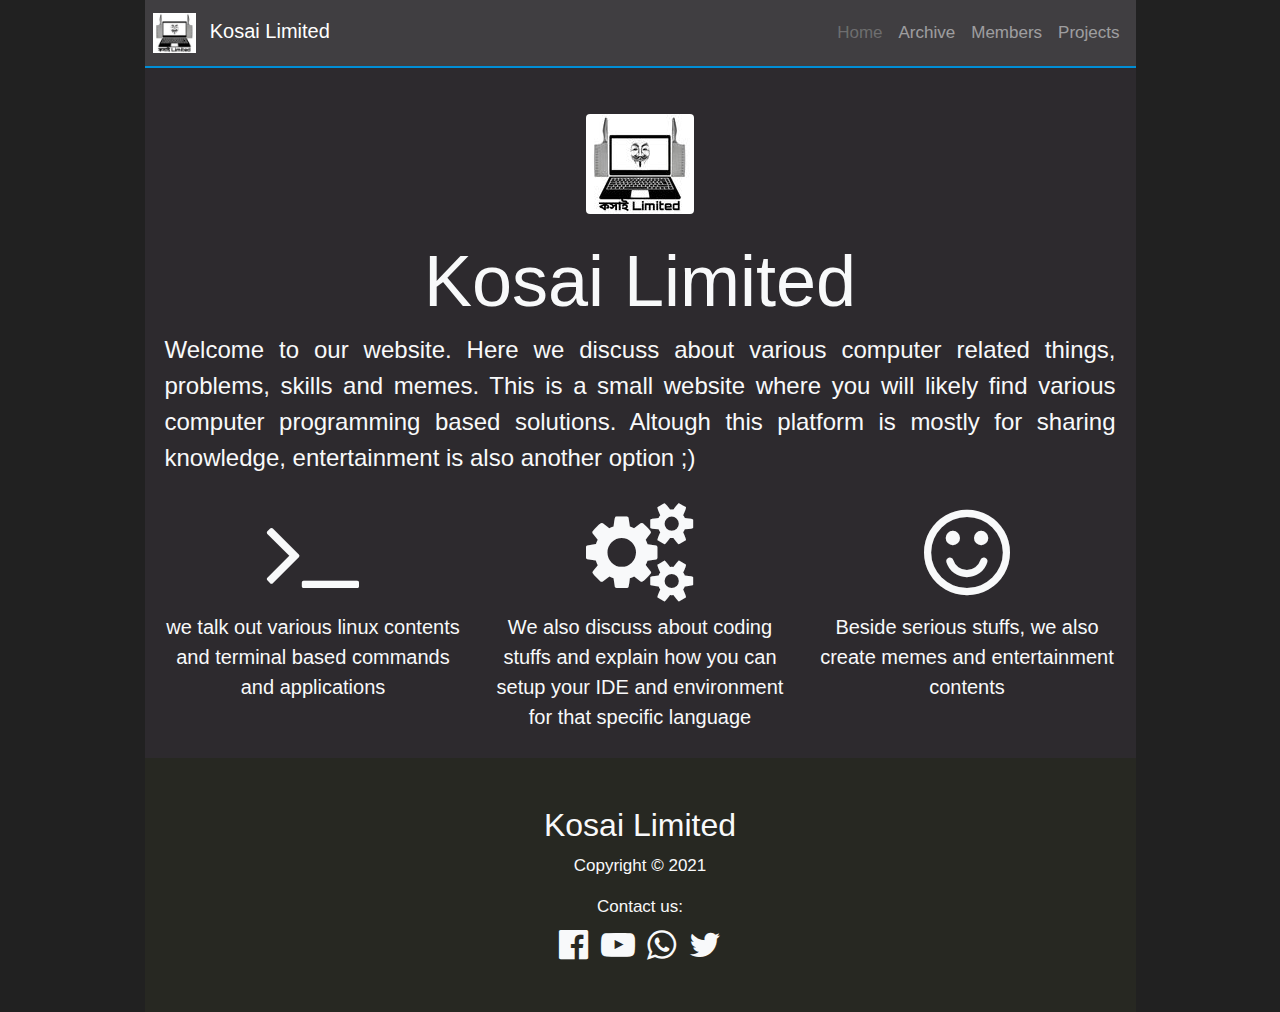
<file: index.html>
<!DOCTYPE html>
<html lang="en">
	<head>
		<meta charset="utf-8">
		<meta name="viewport" content="width=device-width, initial-scale=1.0">
		<meta http-equiv="X-UA-Compatible" content="ie=edge">
		<title>Kosai Limited</title>
		<link rel="shortcut icon" type="image/x-icon" href="../common/assets/logo.png">
		<link rel="stylesheet" href="../common/css/bootstrap.min.css">
		<link rel="stylesheet" href="../common/awesome/css/font-awesome.min.css">
		<link rel="stylesheet" href="../common/css/navbar-fixed.css">
		<link rel="stylesheet" href="../common/css/scroll.css">
		<link rel="stylesheet" href="../common/css/common.css">
		<link rel="stylesheet" href="/home/style.css">

	</head>
	<body>
		<div id="idk0" class="second_body text-light">

			<!--NAVIGATION BAR-->

			<nav class="custm-nav navbar navbar-dark navbar-expand-md fixed-top">
				<a class="navbar-brand" href="#idk0">
					<img height=40px; src="../common/assets/logo.png" alt="">
					<span class="ml-2">Kosai Limited</span>
				</a>
				<button class="navbar-toggler navbar-toggler-right" type="button" data-toggle="collapse" data-target="#hdnv">
					<span class="navbar-toggler-icon"></span>
				</button>
				<div class="collapse navbar-collapse" id="hdnv">
					<ul class="navbar-nav ml-auto">
						<li class="nav-item ml-auto"><a class="nav-link disabled" href="#">Home</a></li>
						<li class="nav-item ml-auto"><a class="nav-link" href="/archive/index.html">Archive</a></li>
						<li class="nav-item ml-auto"><a class="nav-link" href="/members/index.html">Members</a></li>
						<li class="nav-item ml-auto"><a class="nav-link" href="/projects/index.html">Projects</a></li>
					</ul>
				</div>
			</nav>
			
			<section class="inner">
				<img class="rounded mx-auto my-4 d-block" src="../common/assets/logo.png" alt="">
				<h1 class="display-3 text-center">Kosai Limited</h1>
			</section>
			<p class="lead text-justify" style="font-size: 1.5rem;">
				Welcome to our website. Here we discuss about various computer related things, problems, skills and memes. This is
				a small website where you will likely find various computer programming based solutions. Altough this platform is
				mostly for sharing knowledge, entertainment is also another option ;)
			</p>
			<section>
				<div id="bigy" class="row">
					<div class="col-md-4 text-center mx-auto">
						<i class="fa fa-terminal"></i>
						<p>we talk out various linux contents and terminal based commands and applications</p>
					</div>
					<div class="col-md-4 text-center mx-auto">
						<i class="fa fa-gears"></i>
						<p>We also discuss about coding stuffs and explain how you can setup your IDE and environment
							for that specific language</p>
					</div>
					<div class="col-md-4 text-center mx-auto">
						<i class="fa fa-smile-o"></i>
						<p>Beside serious stuffs, we also create memes and entertainment contents</p>
					</div>
				</div>
			</section>
		</div>

		<footer class="text-center text-light py-5">
			<div class="container">
				<div class="row">
					<div class="col-md-12">
						<h2>Kosai Limited</h2>
						<p>Copyright &copy; 2021</p>
						<div class="my-2">Contact us:</div>
						<a href="https://www.facebook.com/koshaiLimited/" target="_blank" class="text-light">
							<i class="fa fa-facebook-official fa-2x"></i></a>
						<a href="https://www.youtube.com/channel/UCqOOTuqW_zw5x6ZUuMul3wQ" target="_blank" class="text-light ml-2">
							<i class="fa fa-youtube-play fa-2x"></i></a>
						<a href="../page_not_found/index.html" class="text-light ml-2"><i class="fa fa-whatsapp fa-2x"></i></a>
						<a href="../page_not_found/index.html" class="text-light ml-2"><i class="fa fa-twitter fa-2x"></i></a>
					</div>
				</div>
			</div>
		</footer>

		<script src="../common/js/jquery.js"></script>
		<script src="../common/js/popper.min.js"></script>
		<script src="../common/js/bootstrap.min.js"></script>
		<script src="../common/js/navbar-fixed.js"></script>

	</body>
</html>
</file>
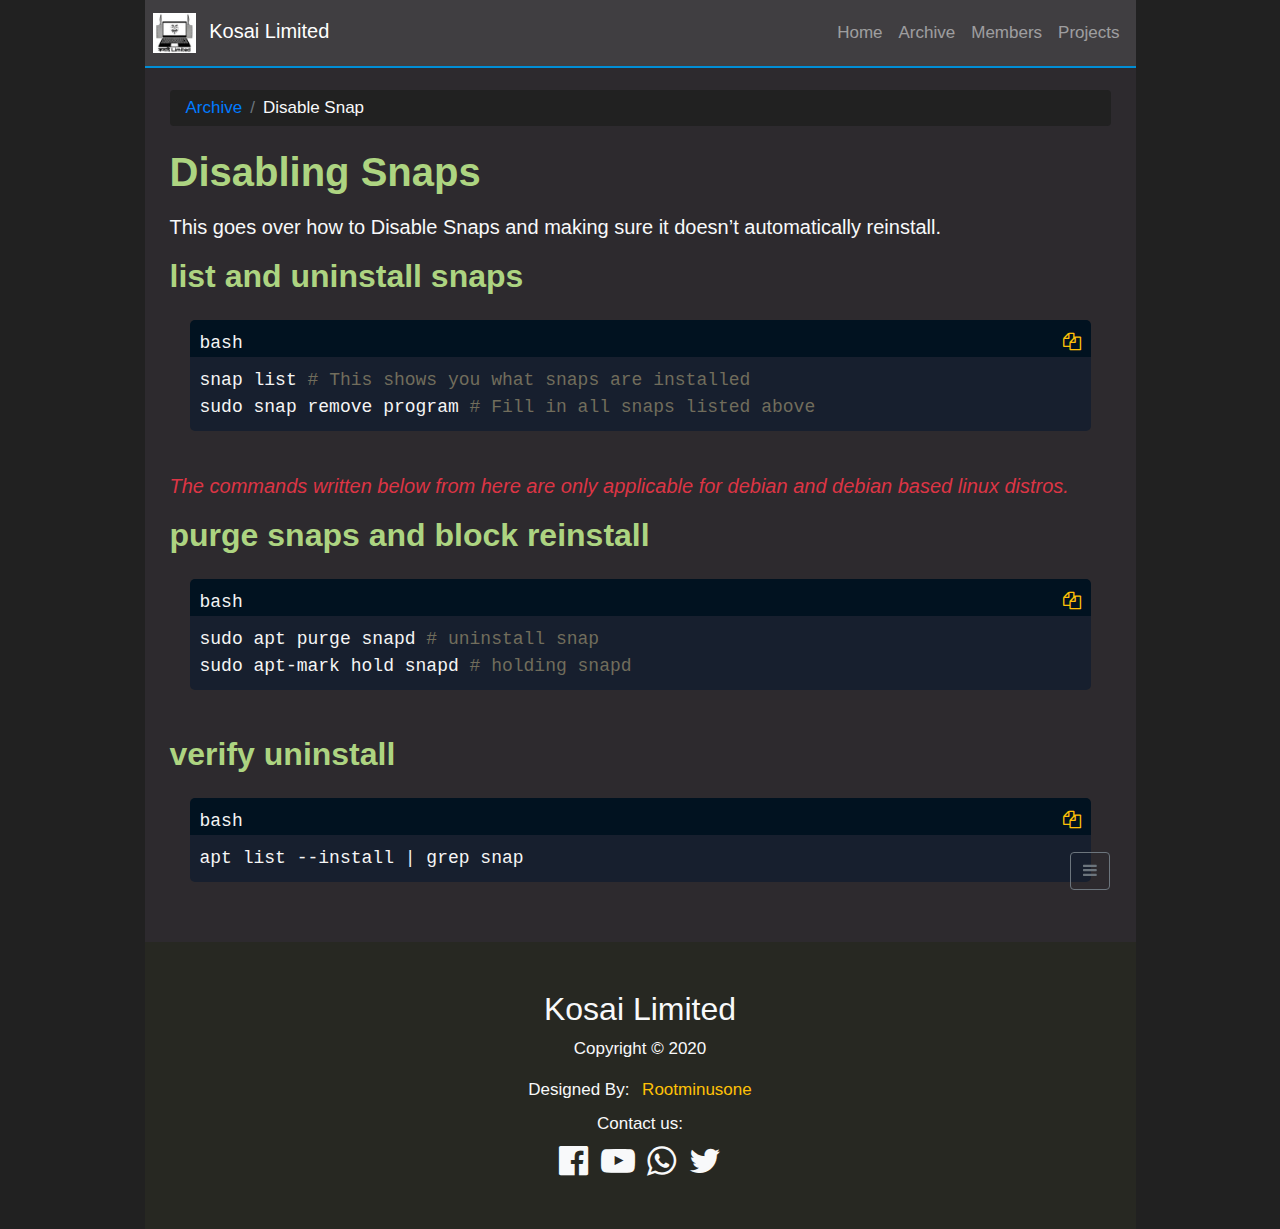
<file: 1_remove_snaps/index.html>
<!DOCTYPE html>
<html lang="en">
	<head>
		<meta charset="utf-8">
		<meta name="viewport" content="width=device-width, initial-scale=1.0">
		<meta http-equiv="X-UA-Compatible" content="ie=edge">
		<title>Kosai Limited</title>
		<link rel="shortcut icon" type="image/x-icon" href="../common/assets/logo.png">
		<link rel="stylesheet" href="../common/css/bootstrap.min.css">
		<link rel="stylesheet" href="../common/awesome/css/font-awesome.min.css">
		<link rel="stylesheet" href="../common/css/navbar-fixed.css">
		<link rel="stylesheet" href="../common/css/scroll.css">
		<link rel="stylesheet" href="../common/css/common.css">
		<link rel="stylesheet" href="style.css">
	</head>
	<body>
		<div id="idk0" class="second-body text-light">

			<!--NAVIGATION BAR-->

			<nav class="custm-nav navbar navbar-dark navbar-expand-md fixed-top">
				<a class="navbar-brand" href="#idk0">
					<img height=40px; src="../common/assets/logo.png" alt="">
					<span class="ml-2">Kosai Limited</span>
				</a>
				<button class="navbar-toggler navbar-toggler-right" type="button" data-toggle="collapse" data-target="#hdnv">
					<span class="navbar-toggler-icon"></span>
				</button>
				<div class="collapse navbar-collapse" id="hdnv">
					<ul class="navbar-nav ml-auto">
						<li class="nav-item ml-auto"><a class="nav-link" href="../home/index.html">Home</a></li>
						<li class="nav-item ml-auto"><a class="nav-link" href="../archive/index.html">Archive</a></li>
						<li class="nav-item ml-auto"><a class="nav-link" href="../members/index.html">Members</a></li>
						<li class="nav-item ml-auto"><a class="nav-link" href="../projects/index.html">Projects</a></li>
					</ul>
				</div>
			</nav>

			<!--BREADCRUMB-->
			<div class="inner">
				<ol class="breadcrumb">
					<li class="breadcrumb-item"><a href="../archive/index.html">Archive</a></li>
					<li class="breadcrumb-item">Disable Snap</li>
				</ol>
			</div>

			<!--SIDE NAV-->

			<div id="mySidenav" class="sidenav kol">
				<a href="javascript:void(0)" class="closebtn" onclick="closeNav()">&times;</a>
				<a href="#idk1">list and uninstall snaps</a>
				<a href="#idk2">purge snaps and block reinstall</a>
				<a href="#idk3">verify uninstall</a>
			</div>
			<span onclick="openNav()"><button class="btn pos kol1 btn-outline-secondary"><i class="fa fa-bars"></i></button></span>

			<div class="headbar">Disabling Snaps</div>
			This goes over how to Disable Snaps and making sure it doesn’t automatically reinstall.
			
			<section id="idk1">
				<div class="headbar2">list and uninstall snaps</div>
				<div class="hmm1">
					<div class="row">
						<div class="col-6">bash</div>
						<div class="col-6 text-right">
							<a class="text-warning cp" title="copy to clipboard" data-clipboard-target="#cp1"><i class="fa fa-copy"></i></a>
						</div>
					</div>
				</div>
				<div class="hmm" id="cp1">
					<span>snap list</span>
					<span class="hash"># This shows you what snaps are installed</span><br>
					<span>sudo snap remove program</span>
					<span class="hash"># Fill in all snaps listed above</span>			
				</div>
				<div class="text-danger font-italic">The commands written below from here are only applicable for debian and debian based linux distros.</div>
			</section>

			<section id="idk2">
				<div class="headbar2">purge snaps and block reinstall</div>
				<div class="hmm1">
					<div class="row">
						<div class="col-6">bash</div>
						<div class="col-6 text-right">
							<a class="text-warning cp" title="copy to clipboard" data-clipboard-target="#cp2"><i class="fa fa-copy"></i></a>
						</div>
					</div>
				</div>
				<div class="hmm" id="cp2">
					sudo apt purge snapd
					<span class="hash"># uninstall snap</span><br>
					sudo apt-mark hold snapd
					<span class="hash"># holding snapd</span>
				</div>
			</section>

			<section id="idk3">
				<div class="headbar2">verify uninstall</div>
				<div class="hmm1">
					<div class="row">
						<div class="col-6">bash</div>
						<div class="col-6 text-right">
							<a class="text-warning cp" title="copy to clipboard" data-clipboard-target="#cp3"><i class="fa fa-copy"></i></a>
						</div>
					</div>
				</div>
				<div class="hmm" id="cp3">
					apt list --install | grep snap
				</div>
			</section>
		</div>
		<footer class="text-center text-light py-5">
			<div class="container">
				<div class="row">
					<div class="col-md-12">
						<h2>Kosai Limited</h2>
						<p>Copyright &copy; 2020</p>
						<span>Designed By: 
							<a href="../members_details/rootminusone/index.html" class="ml-2 text-warning">Rootminusone</a>
						</span>
						<div class="my-2">Contact us:</div>
						<a href="https://www.facebook.com/koshaiLimited/" target="_blank" class="text-light">
							<i class="fa fa-facebook-official fa-2x"></i></a>
						<a href="https://www.youtube.com/channel/UCqOOTuqW_zw5x6ZUuMul3wQ" target="_blank" class="text-light ml-2">
							<i class="fa fa-youtube-play fa-2x"></i></a>
						<a href="../page_not_found/index.html" class="text-light ml-2"><i class="fa fa-whatsapp fa-2x"></i></a>
						<a href="../page_not_found/index.html" class="text-light ml-2"><i class="fa fa-twitter fa-2x"></i></a>

					</div>
				</div>
			</div>
		</footer>
		
		<script src="../common/js/jquery.js"></script>
		<script src="../common/js/popper.min.js"></script>
		<script src="../common/js/bootstrap.min.js"></script>
		<script src="../common/js/navbar-fixed.js"></script>
		<script src="../common/js/clipboard.min.js"></script>
		<script src="../common/js/common.js"></script>
		<script src="script.js"></script>
	</body>
</html>
</file>
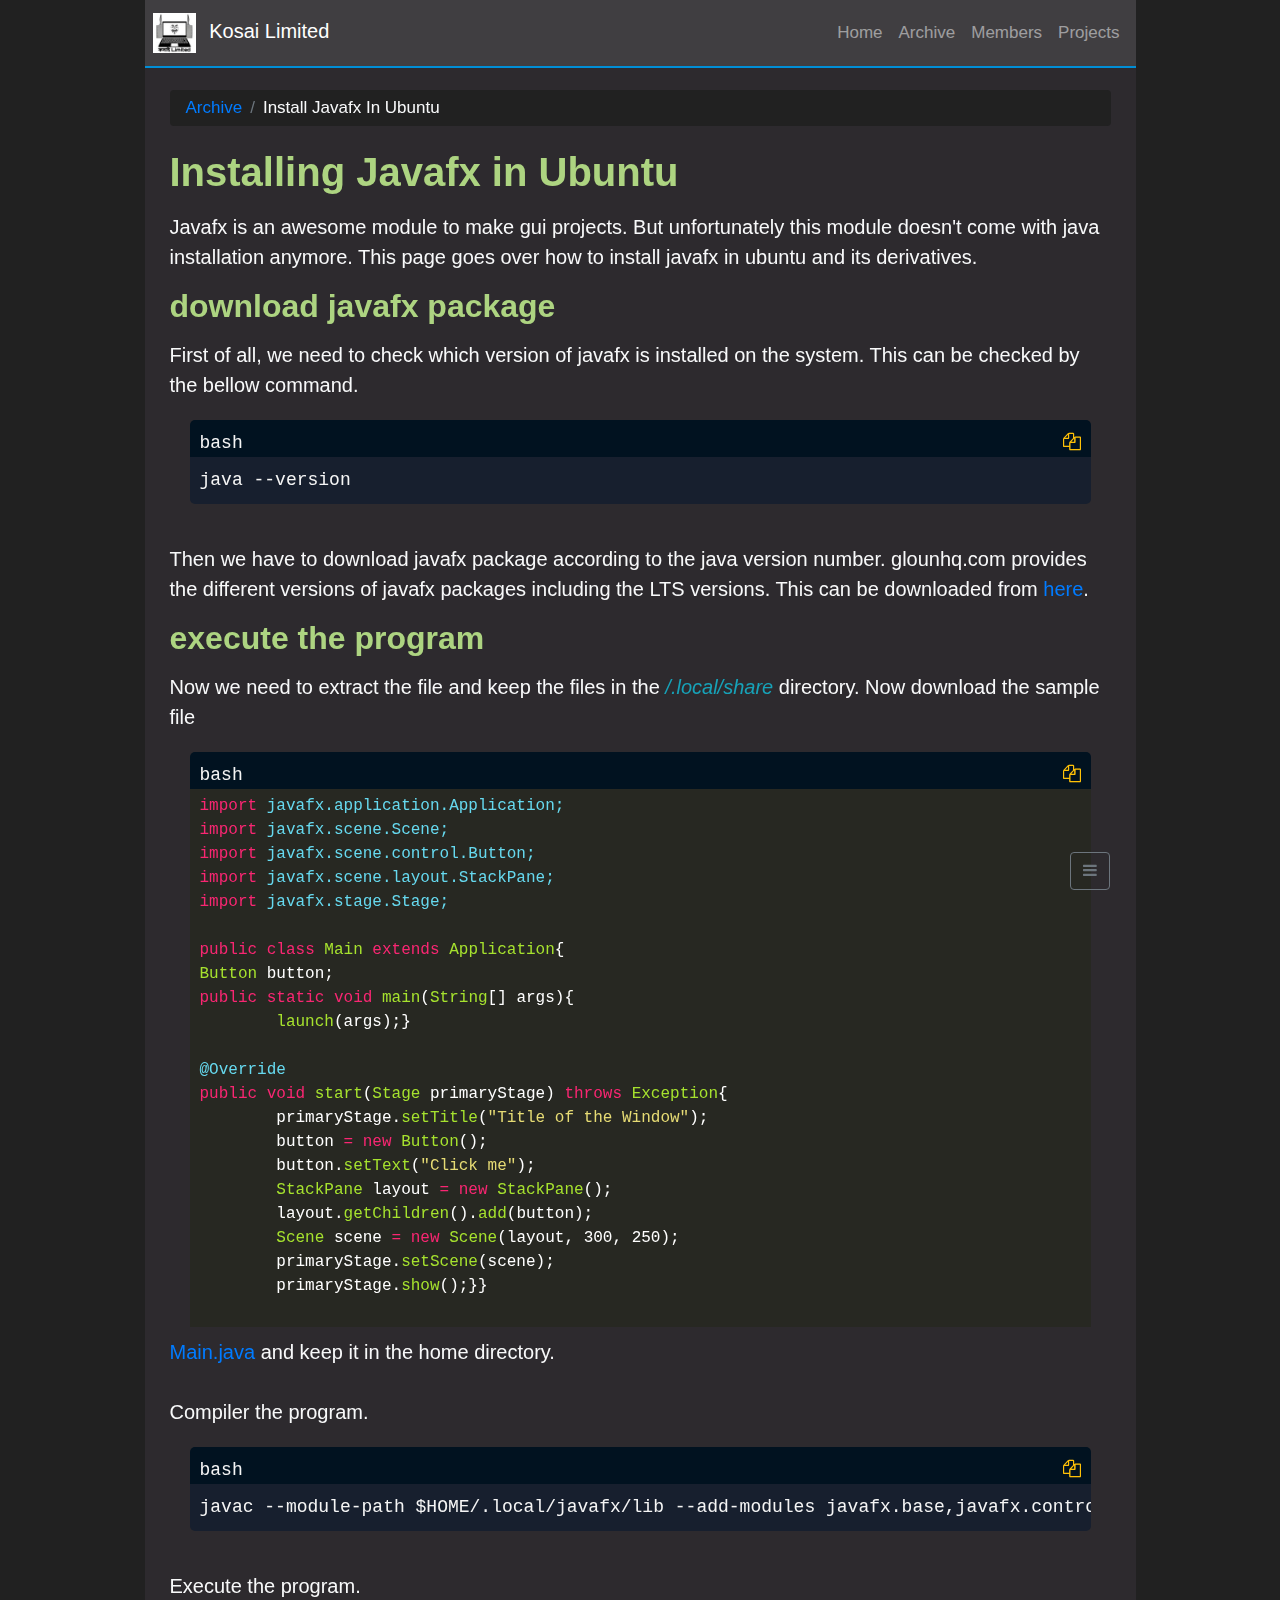
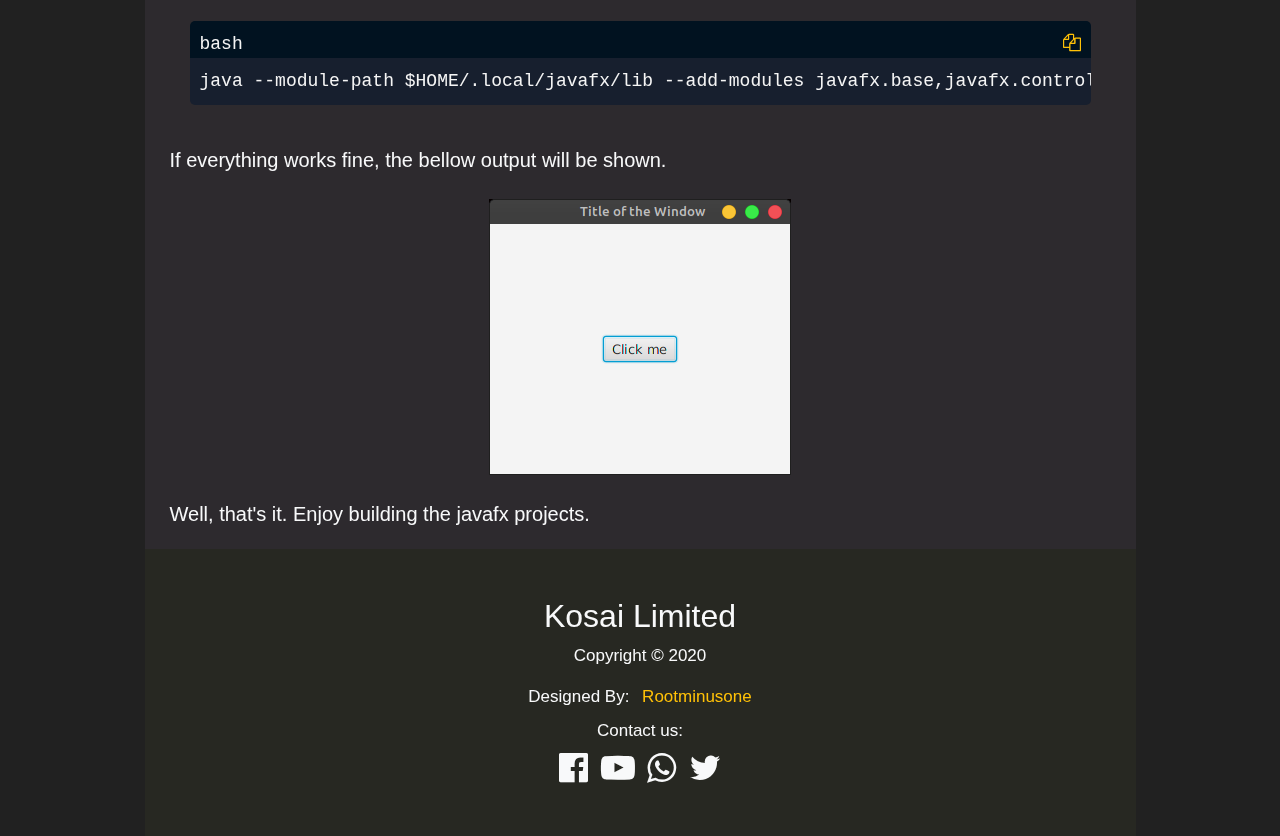
<file: 2_javafx_in_ubuntu/index.html>
<!DOCTYPE html>
<html lang="en">
	<head>
		<meta charset="utf-8">
		<meta name="viewport" content="width=device-width, initial-scale=1.0">
		<meta http-equiv="X-UA-Compatible" content="ie=edge">
		<title>Kosai Limited</title>
		<link rel="shortcut icon" type="image/x-icon" href="../common/assets/logo.png">
		<link rel="stylesheet" href="../common/css/bootstrap.min.css">
		<link rel="stylesheet" href="../common/awesome/css/font-awesome.min.css">
		<link rel="stylesheet" href="../common/css/navbar-fixed.css">
		<link rel="stylesheet" href="../common/css/scroll.css">
		<link rel="stylesheet" href="../common/css/monokai.css">
		<link rel="stylesheet" href="../common/css/common.css">
		<link rel="stylesheet" href="style.css">
	</head>
	<body>
		<div id="idk0" class="second-body text-light">

			<!--NAVIGATION BAR-->

			<nav class="custm-nav navbar navbar-dark navbar-expand-md fixed-top">
				<a class="navbar-brand" href="#idk0">
					<img height=40px; src="../common/assets/logo.png" alt="">
					<span class="ml-2">Kosai Limited</span>
				</a>
				<button class="navbar-toggler navbar-toggler-right" type="button" data-toggle="collapse" data-target="#hdnv">
					<span class="navbar-toggler-icon"></span>
				</button>
				<div class="collapse navbar-collapse" id="hdnv">
					<ul class="navbar-nav ml-auto">
						<li class="nav-item ml-auto"><a class="nav-link" href="../home/index.html">Home</a></li>
						<li class="nav-item ml-auto"><a class="nav-link" href="../archive/index.html">Archive</a></li>
						<li class="nav-item ml-auto"><a class="nav-link" href="../members/index.html">Members</a></li>
						<li class="nav-item ml-auto"><a class="nav-link" href="../projects/index.html">Projects</a></li>
					</ul>
				</div>
			</nav>

			<!--BREADCRUMB-->
			<div class="inner">
				<ol class="breadcrumb">
					<li class="breadcrumb-item"><a href="../archive/index.html">Archive</a></li>
					<li class="breadcrumb-item">Install Javafx In Ubuntu</li>
				</ol>
			</div>

			<!--SIDE NAV-->

			<div id="mySidenav" class="sidenav kol">
				<a href="javascript:void(0)" class="closebtn" onclick="closeNav()">&times;</a>
				<a href="#idk1">download javafx package</a>
				<a href="#idk2">execute the program</a>
			</div>
			<span onclick="openNav()"><button class="btn pos kol1 btn-outline-secondary"><i class="fa fa-bars"></i></button></span>

			<div class="headbar">Installing Javafx in Ubuntu</div>
			Javafx is an awesome module to make gui projects. But unfortunately this module doesn't come with java installation anymore. This page goes over how to install javafx in ubuntu and its derivatives.
			
			<section id="idk1">
				<div class="headbar2">download javafx package</div>
				First of all, we need to check which version of javafx is installed on the system. This can be checked by the bellow command.
				<div class="hmm1">
					<div class="row">
						<div class="col-6">bash</div>
						<div class="col-6 text-right">
							<a class="text-warning cp" title="copy to clipboard" data-clipboard-target="#cp1"><i class="fa fa-copy"></i></a>
						</div>
					</div>
				</div>
				<div class="hmm" id="cp1">
					java --version
				</div>
				Then we have to download javafx package according to the java version number. glounhq.com provides the different versions of javafx packages including the LTS versions.
				This can be downloaded from <span class="pagee"><a target="_blank" href="https://gluonhq.com/products/javafx/">here</a></span>. 
			</section>

			<section id="idk2">
				<div class="headbar2">execute the program</div>
				Now we need to extract the file and keep the files in the <span class="font-italic text-info">/.local/share</span> directory. Now download the sample file

				<div class="hmm1">
					<div class="row">
						<div class="col-6">bash</div>
						<div class="col-6 text-right">
							<a class="text-warning cp" title="copy to clipboard" data-clipboard-target="#cp2"><i class="fa fa-copy"></i></a>
						</div>
					</div>
				</div>
				<pre id="cp2">
					<code data-language="java">import javafx.application.Application;
import javafx.scene.Scene;
import javafx.scene.control.Button;
import javafx.scene.layout.StackPane;
import javafx.stage.Stage;

public class Main extends Application{
Button button;
public static void main(String[] args){
	launch(args);}

@Override
public void start(Stage primaryStage) throws Exception{
	primaryStage.setTitle("Title of the Window");
	button = new Button();
	button.setText("Click me");
	StackPane layout = new StackPane();
	layout.getChildren().add(button);
	Scene scene = new Scene(layout, 300, 250);
	primaryStage.setScene(scene);
	primaryStage.show();}}</code>
				</pre>

				<span class="pagee"><a target="_blank" href="assets/Main.java">Main.java</a></span> and keep it in the home directory.<br><br>
				Compiler the program.
				<div class="hmm1">
					<div class="row">
						<div class="col-6">bash</div>
						<div class="col-6 text-right">
							<a class="text-warning cp" title="copy to clipboard" data-clipboard-target="#cp3"><i class="fa fa-copy"></i></a>
						</div>
					</div>
				</div>
				<div class="hmm" id="cp3">
					javac --module-path $HOME/.local/javafx/lib --add-modules javafx.base,javafx.controls,javafx.fxml,javafx.graphics,javafx.media,javafx.swing,javafx.web,javafx.swt Main.java
				</div>
				Execute the program.
				<div class="hmm1">
					<div class="row">
						<div class="col-6">bash</div>
						<div class="col-6 text-right">
							<a class="text-warning cp" title="copy to clipboard" data-clipboard-target="#cp4"><i class="fa fa-copy"></i></a>
						</div>
					</div>
				</div>
				<div class="hmm" id="cp4">
					java --module-path $HOME/.local/javafx/lib --add-modules javafx.base,javafx.controls,javafx.fxml,javafx.graphics,javafx.media,javafx.swing,javafx.web,javafx.swt Main
				</div>
				If everything works fine, the bellow output will be shown.
				<div class="my-4 text-center"><img src="assets/outp.png"></div>
				Well, that's it. Enjoy building the javafx projects.
			</section>
		</div>
		<footer class="text-center text-light py-5">
				<div class="container">
					<div class="row">
						<div class="col-md-12">
							<h2>Kosai Limited</h2>
							<p>Copyright &copy; 2020</p>
							<span>Designed By: 
								<a href="../members_details/rootminusone/index.html" class="ml-2 text-warning">Rootminusone</a>
							</span>
							<div class="my-2">Contact us:</div>
							<a href="https://www.facebook.com/koshaiLimited/" target="_blank" class="text-light">
								<i class="fa fa-facebook-official fa-2x"></i></a>
							<a href="https://www.youtube.com/channel/UCqOOTuqW_zw5x6ZUuMul3wQ" target="_blank" class="text-light ml-2">
								<i class="fa fa-youtube-play fa-2x"></i></a>
							<a href="../page_not_found/index.html" class="text-light ml-2"><i class="fa fa-whatsapp fa-2x"></i></a>
							<a href="../page_not_found/index.html" class="text-light ml-2"><i class="fa fa-twitter fa-2x"></i></a>

						</div>
					</div>
				</div>
			</footer>

		<script src="../common/js/jquery.js"></script>
		<script src="../common/js/popper.min.js"></script>
		<script src="../common/js/bootstrap.min.js"></script>
		<script src="../common/js/navbar-fixed.js"></script>
		<script src="../common/js/rainbow.min.js"></script>
    	<script src="../common/js/generic.js"></script>
    	<script src="../common/language/c.js"></script>
		<script src="../common/js/clipboard.min.js"></script>
		<script src="../common/js/common.js"></script>
		<script src="script.js"></script>

	</body>
</html>
</file>
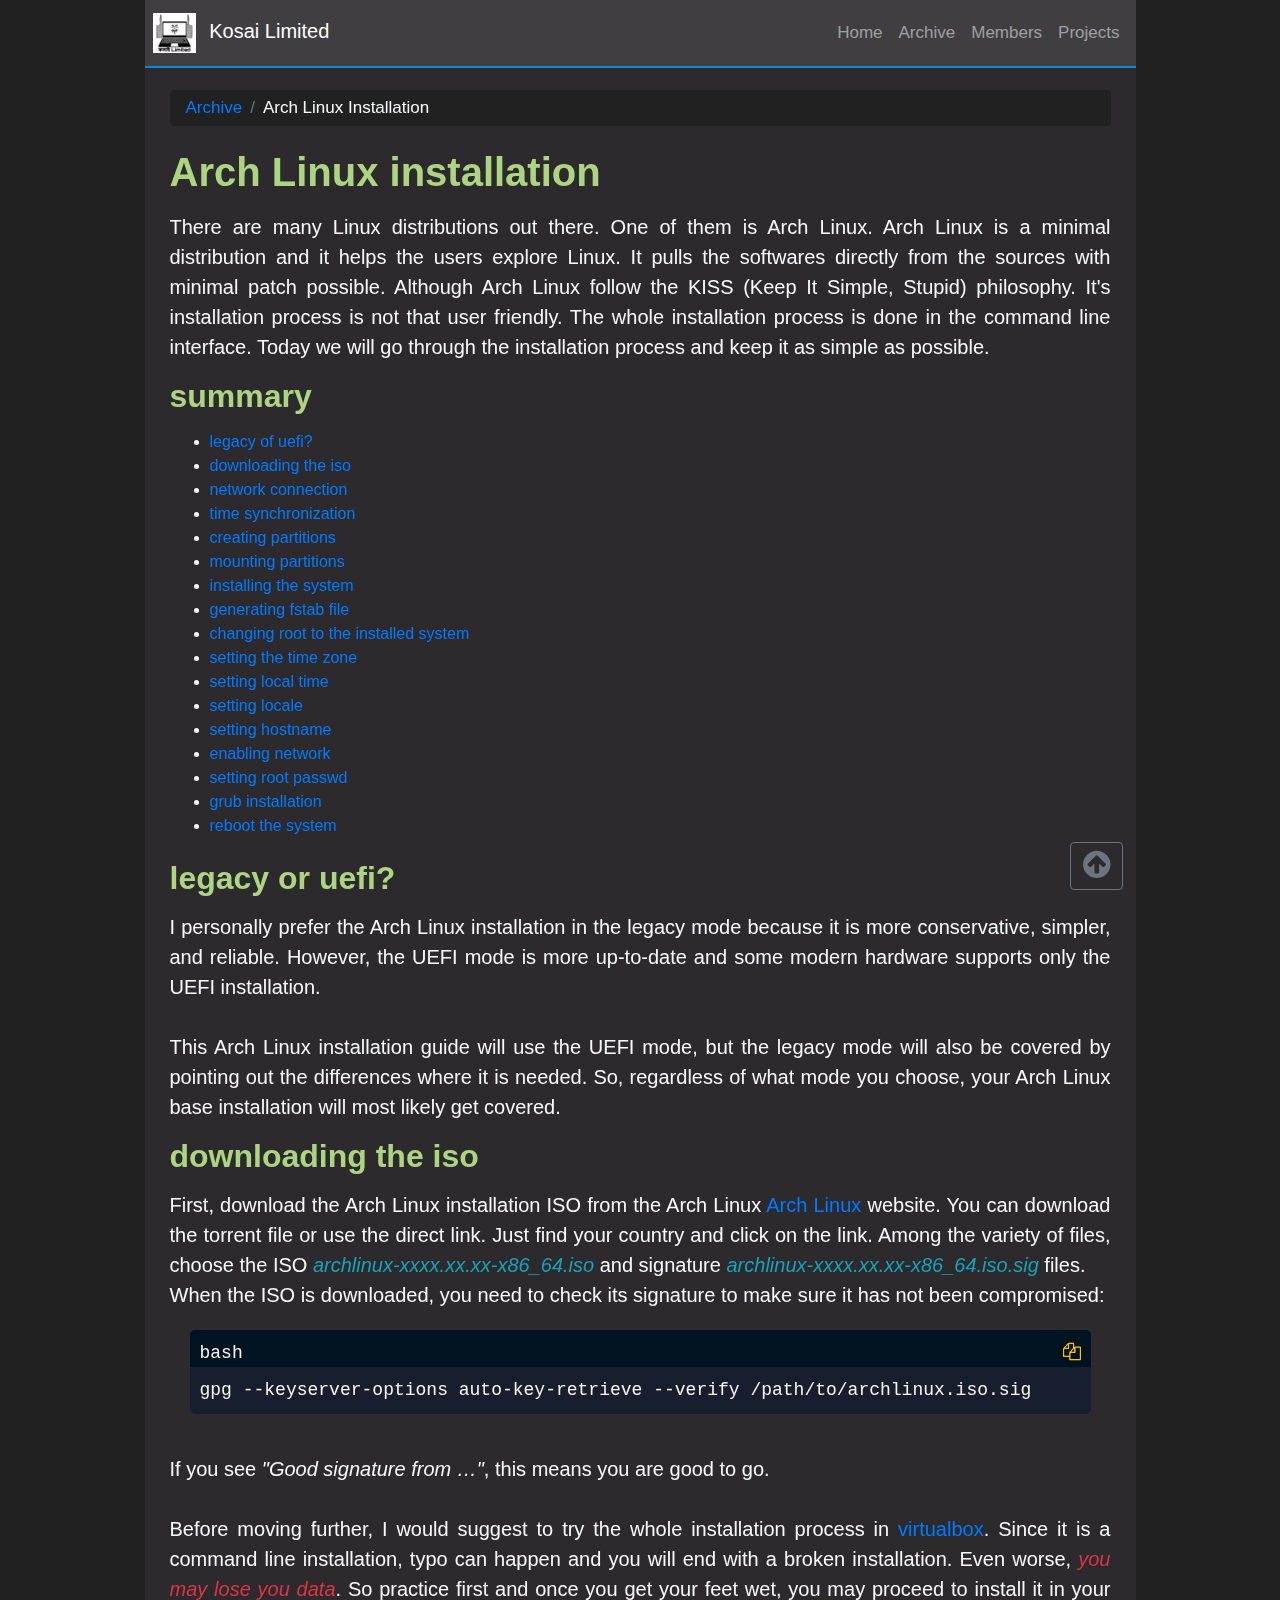
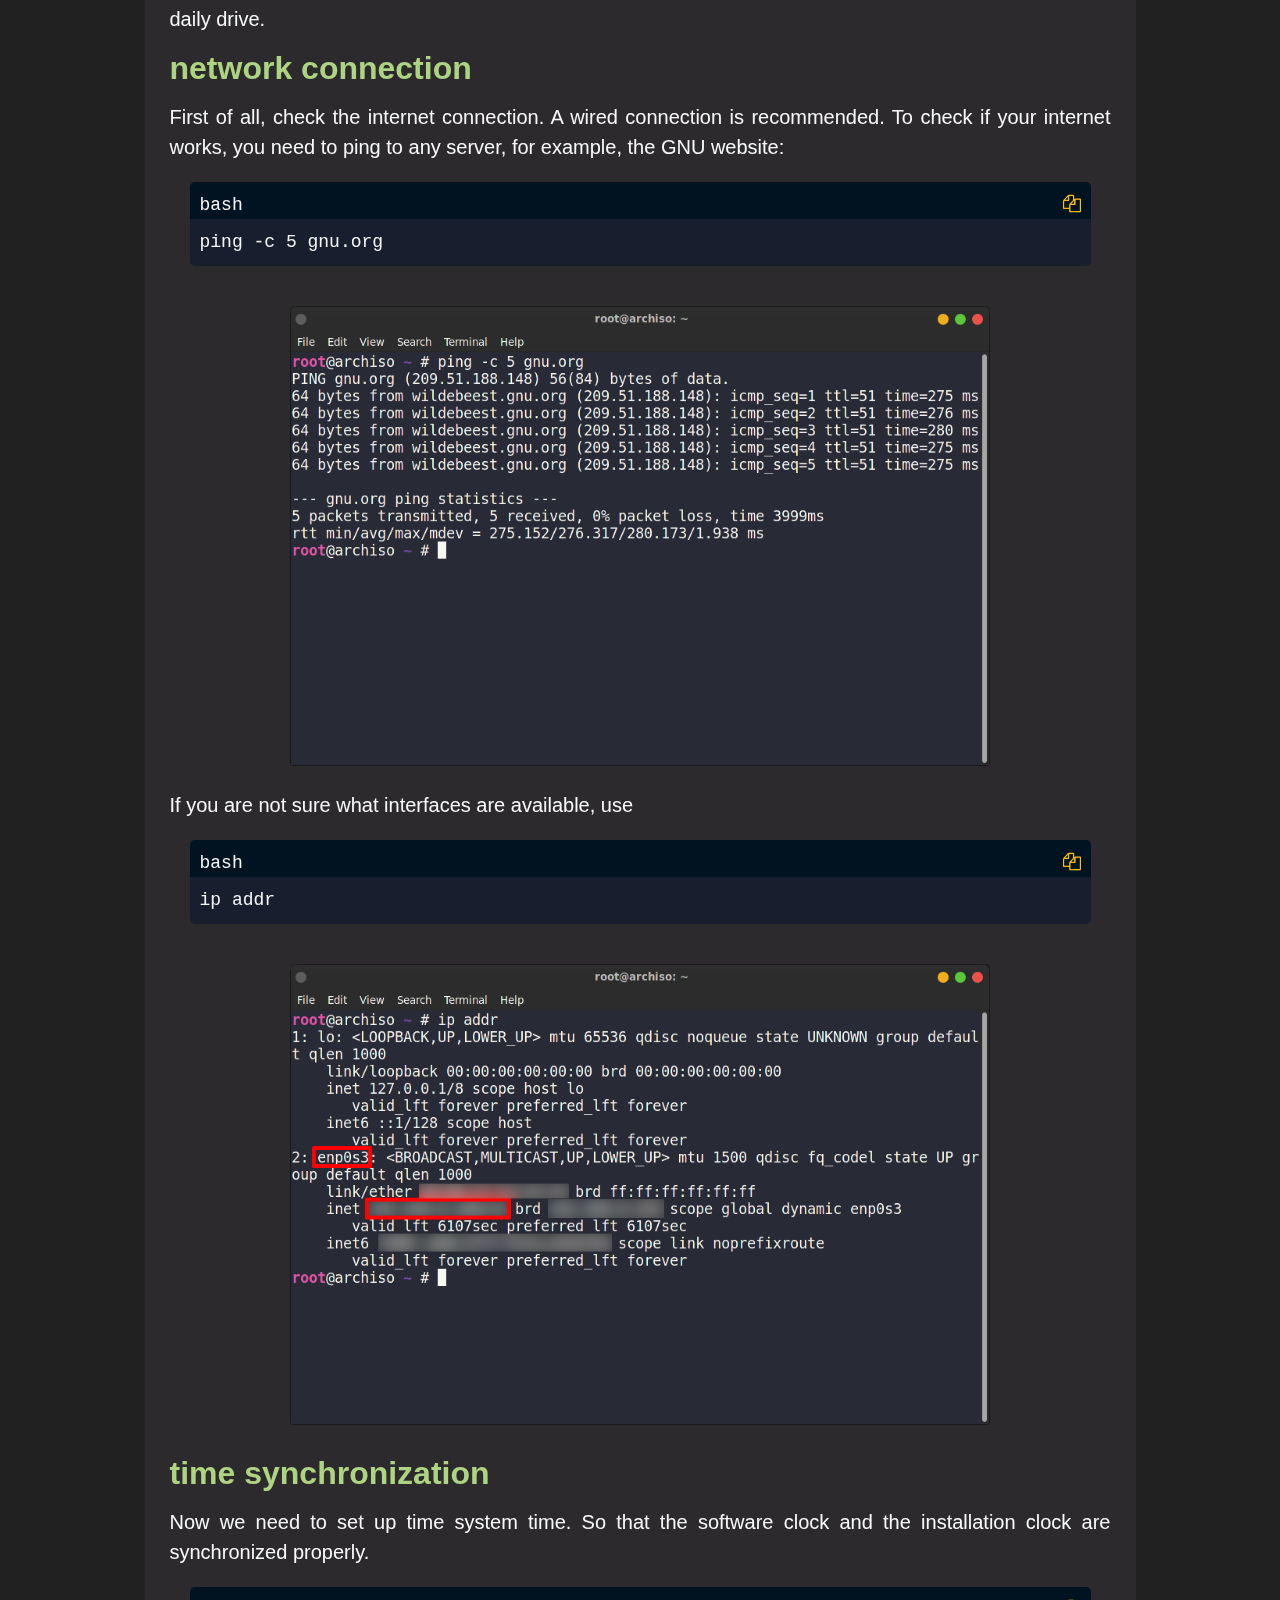
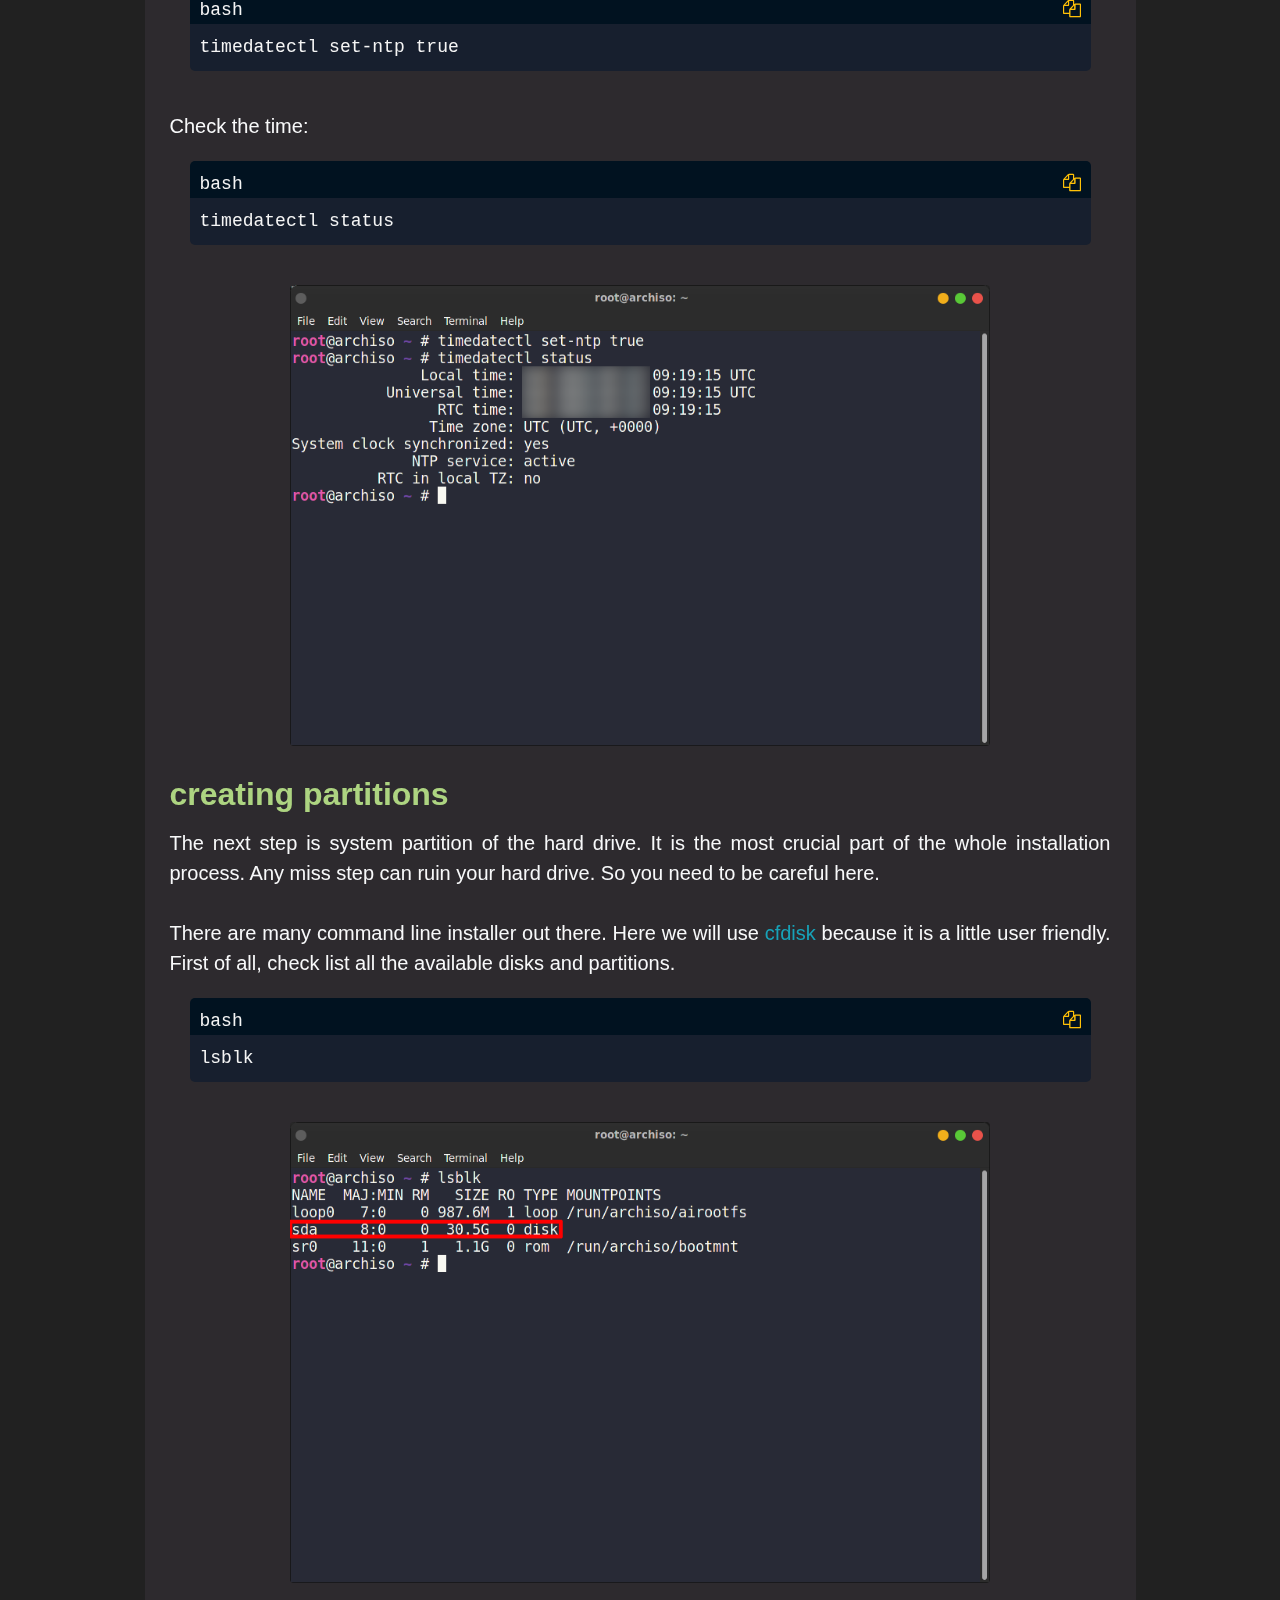
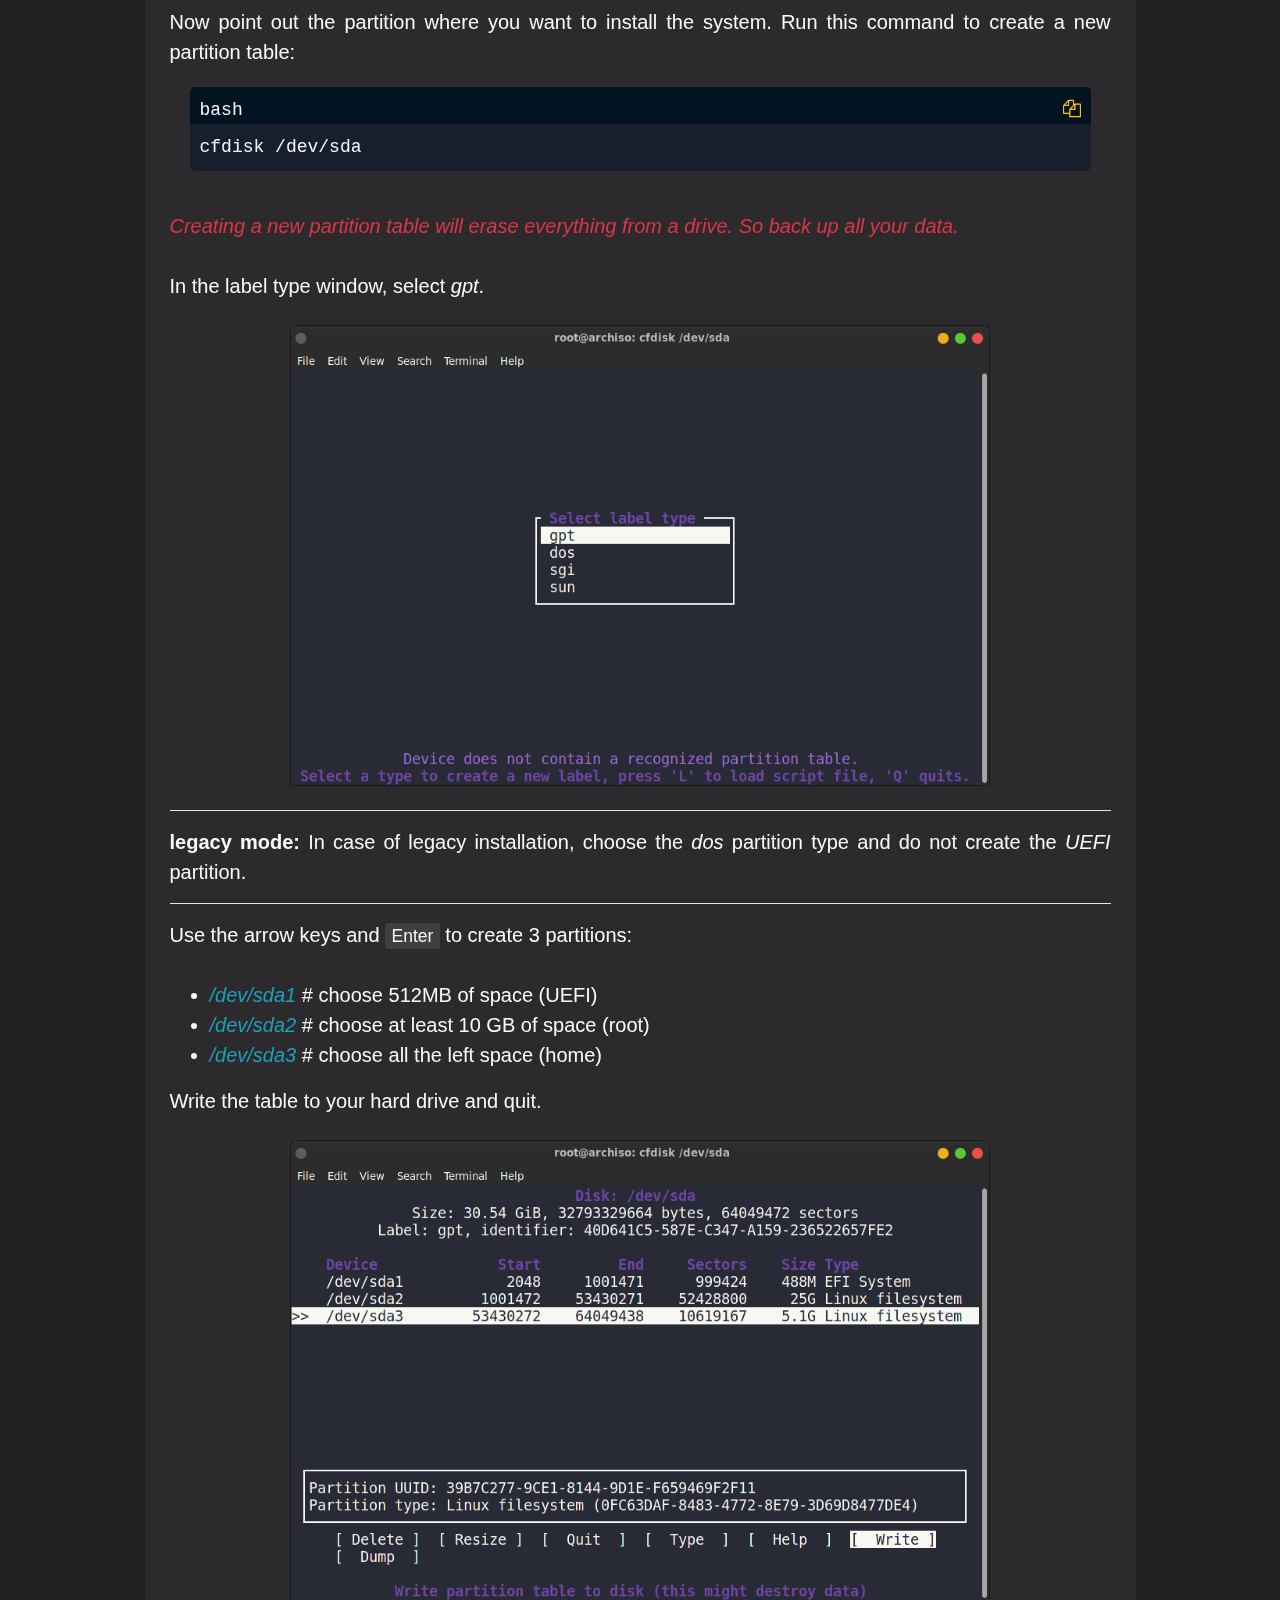
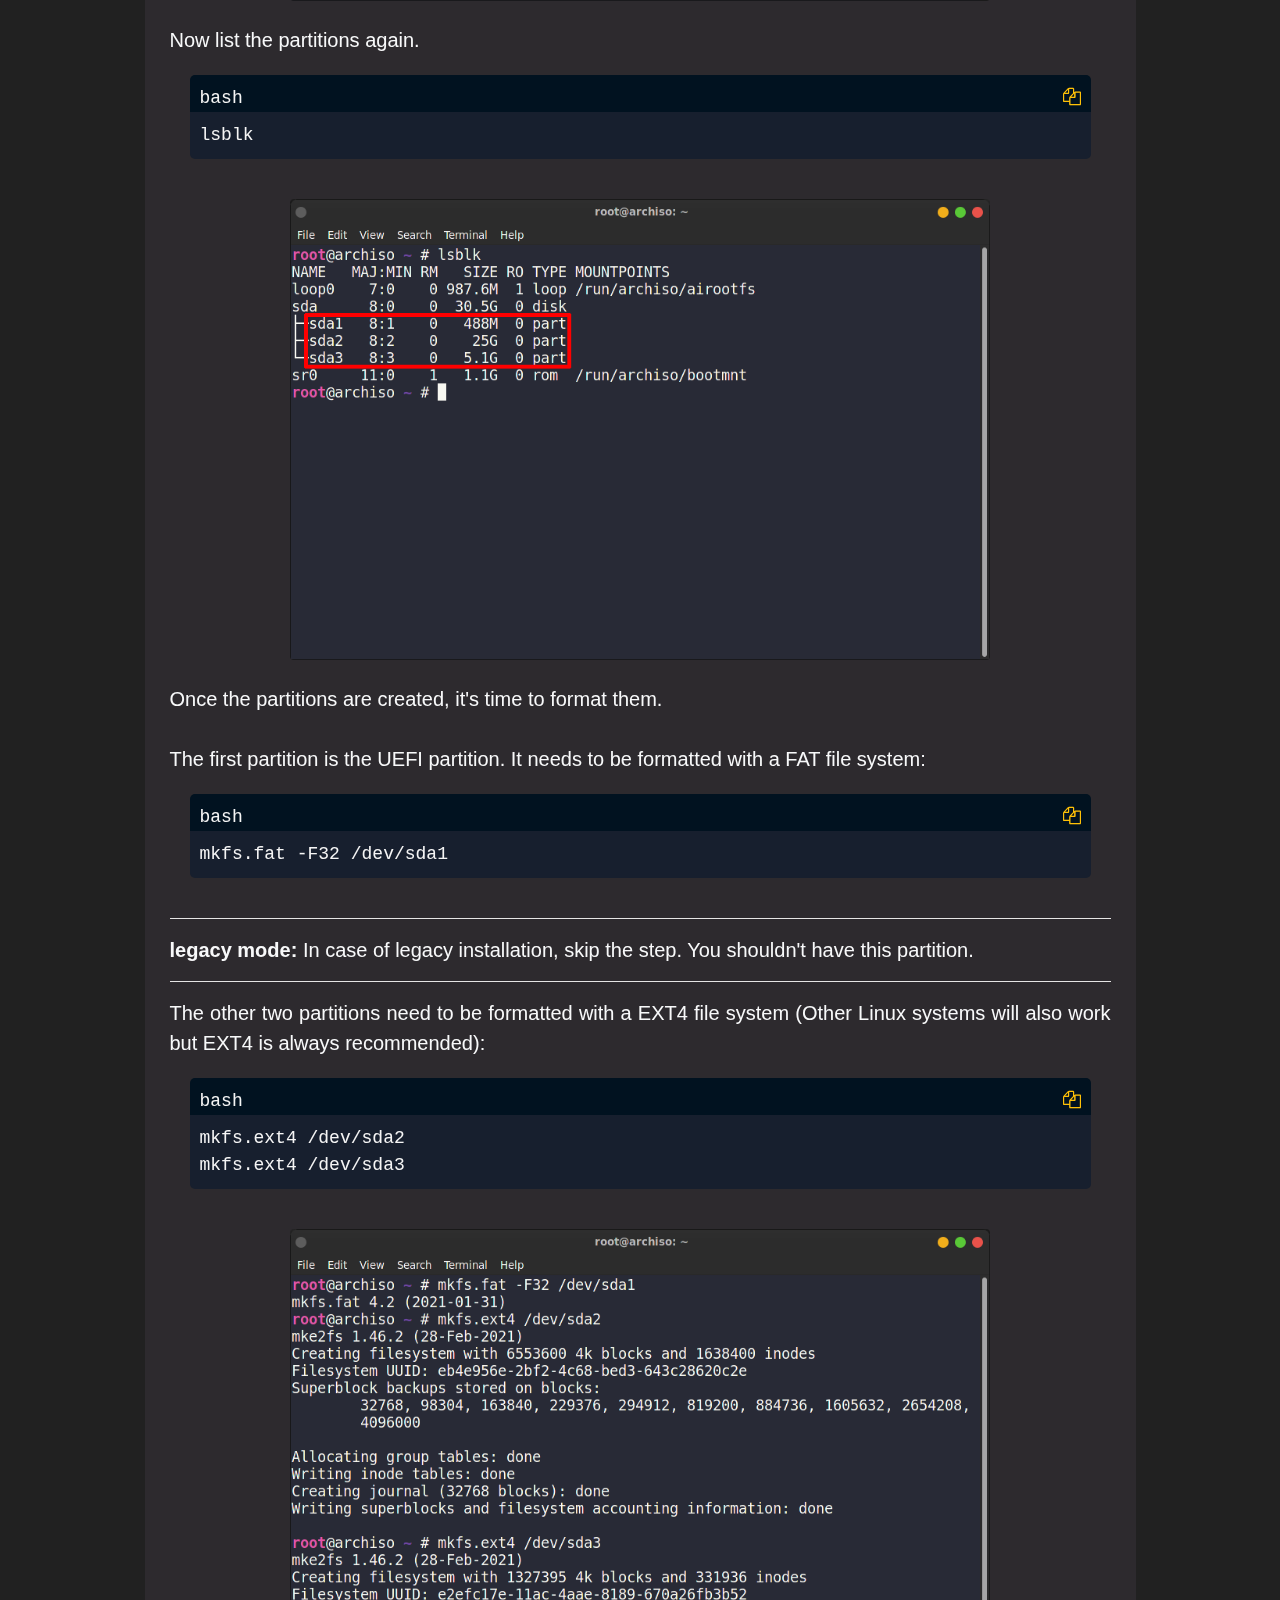
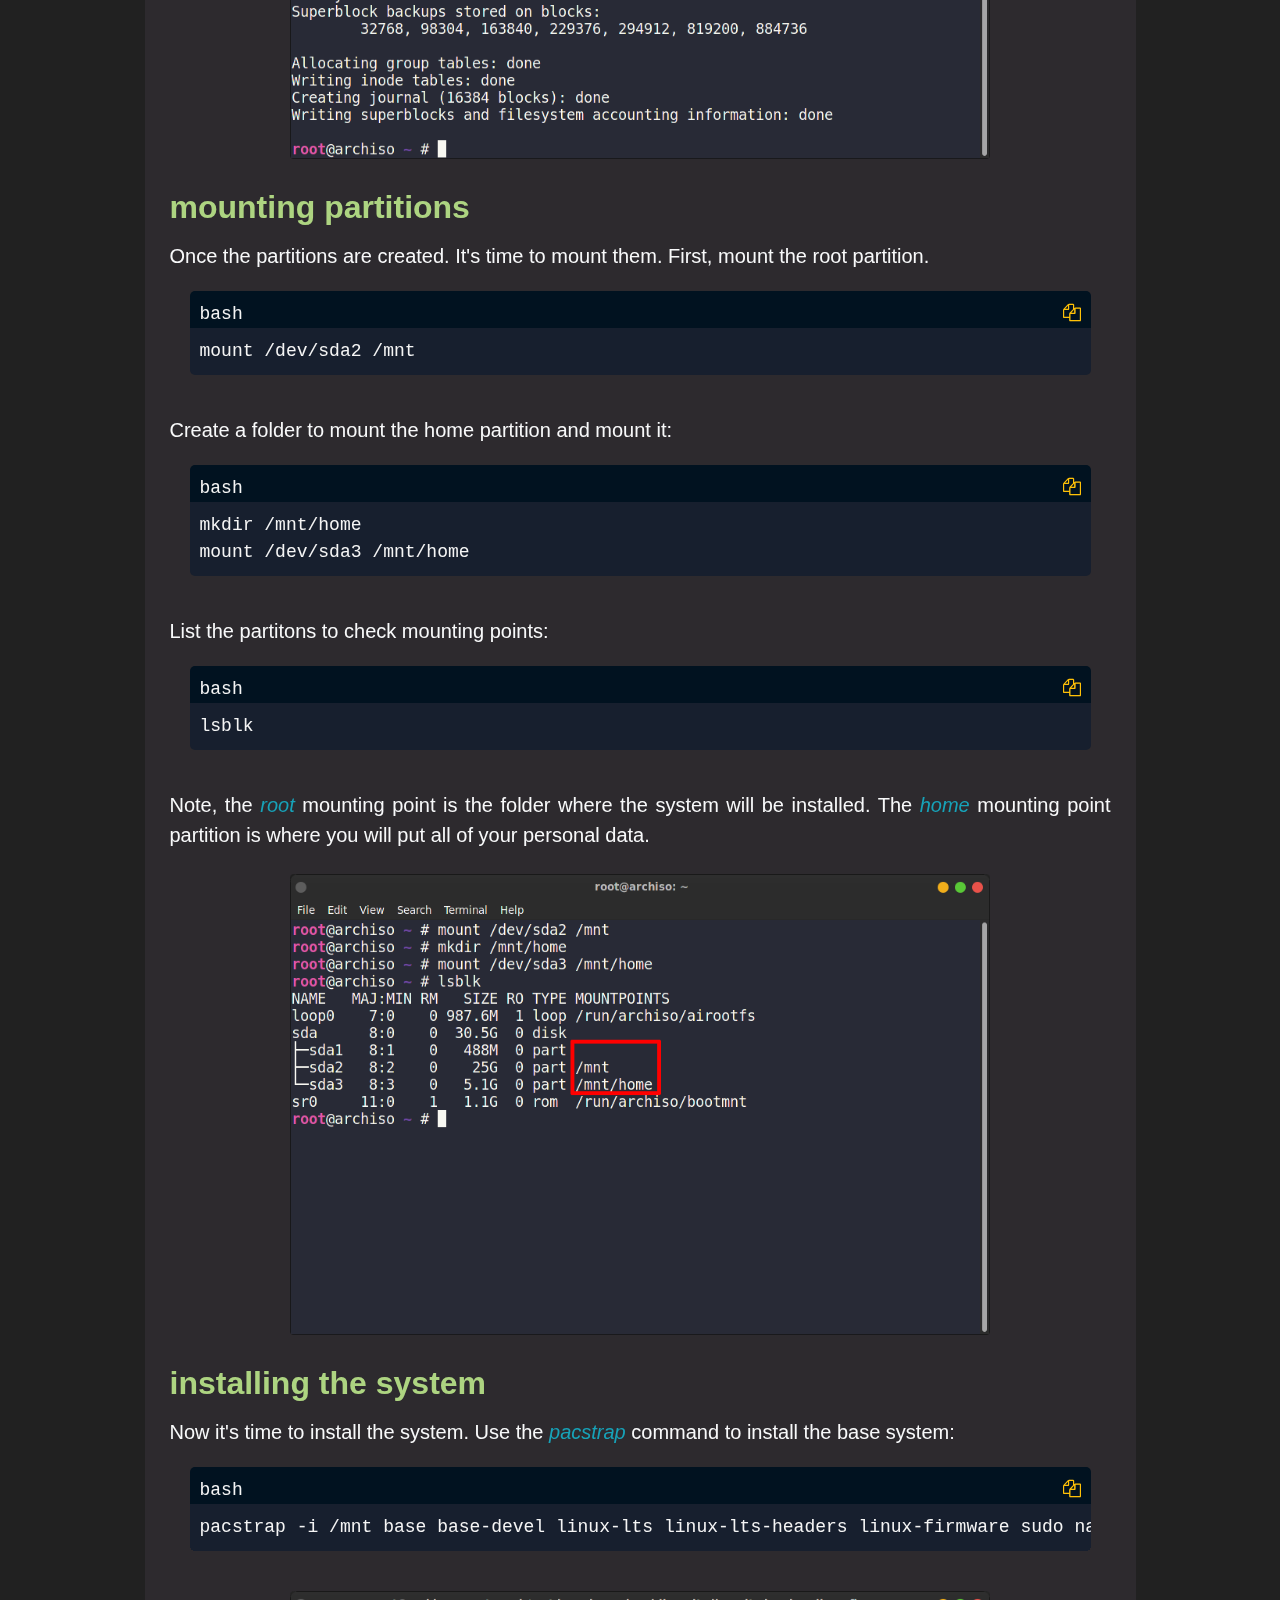
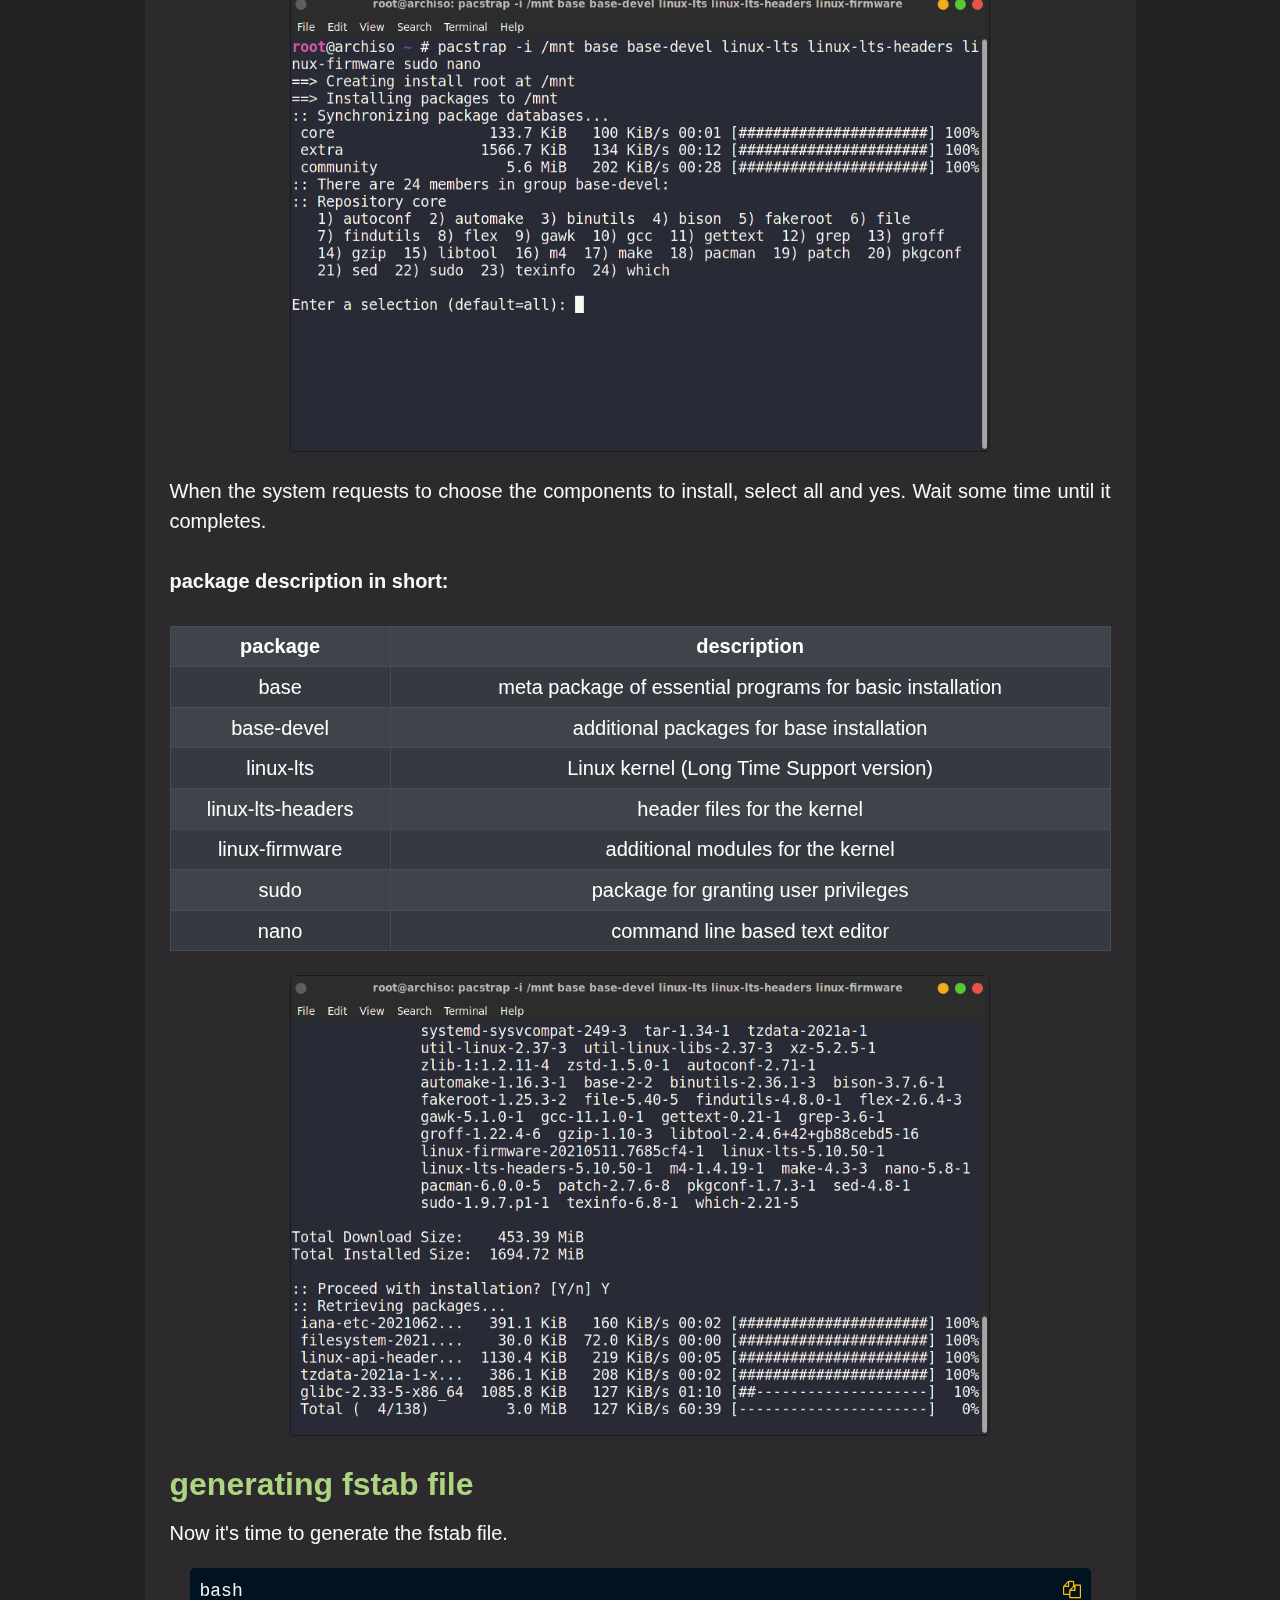
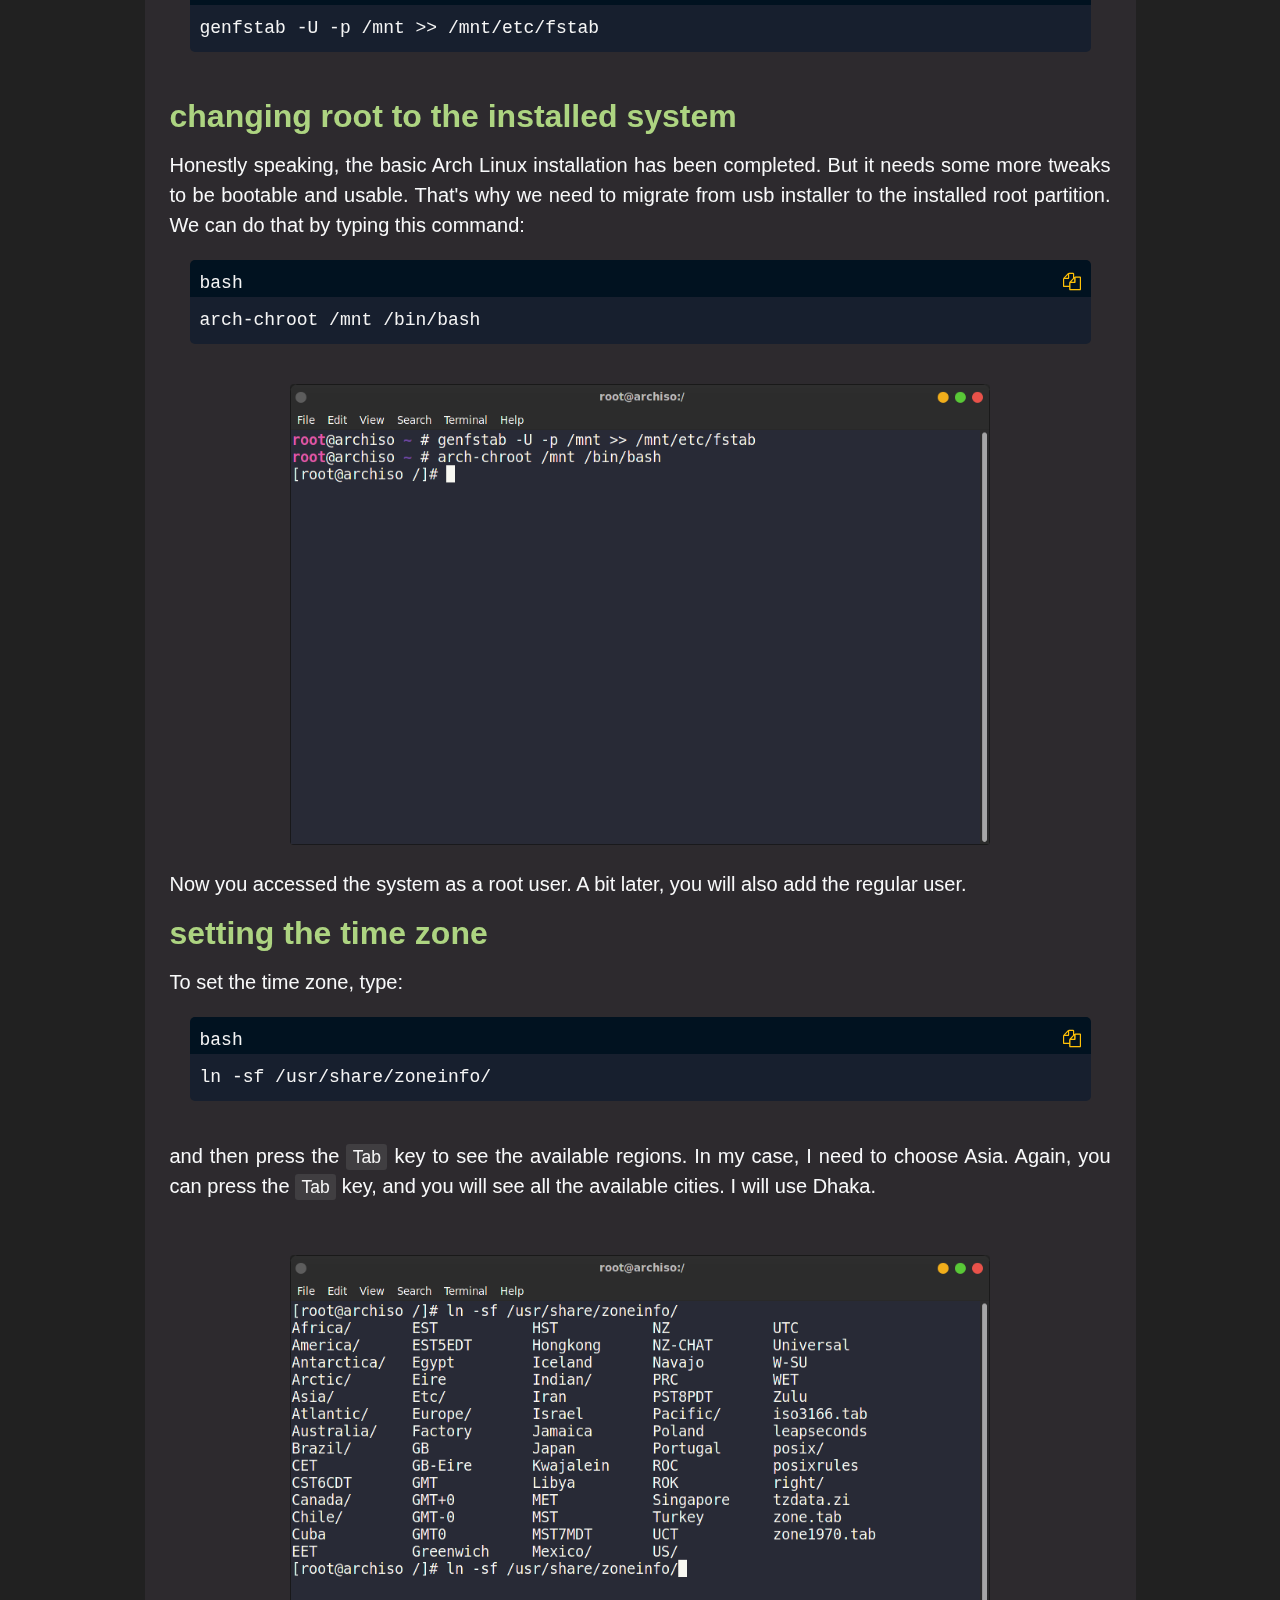
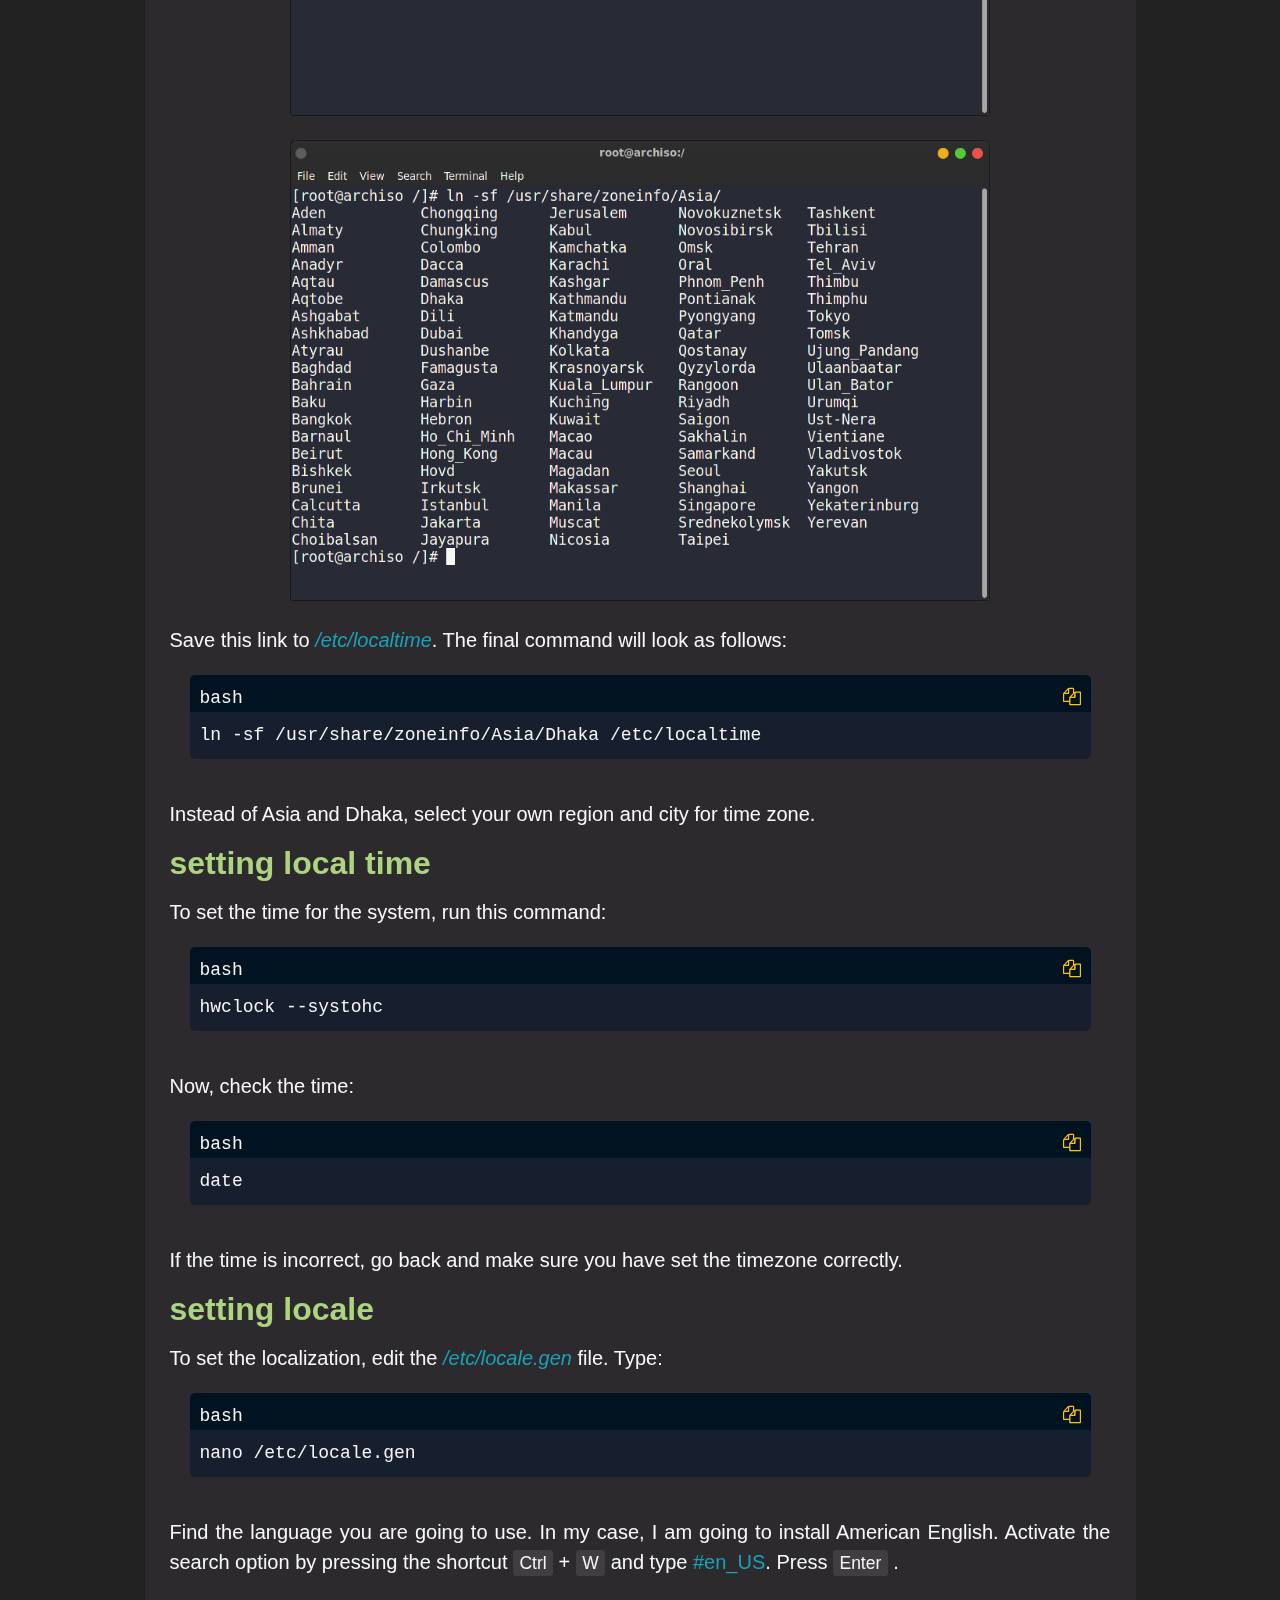
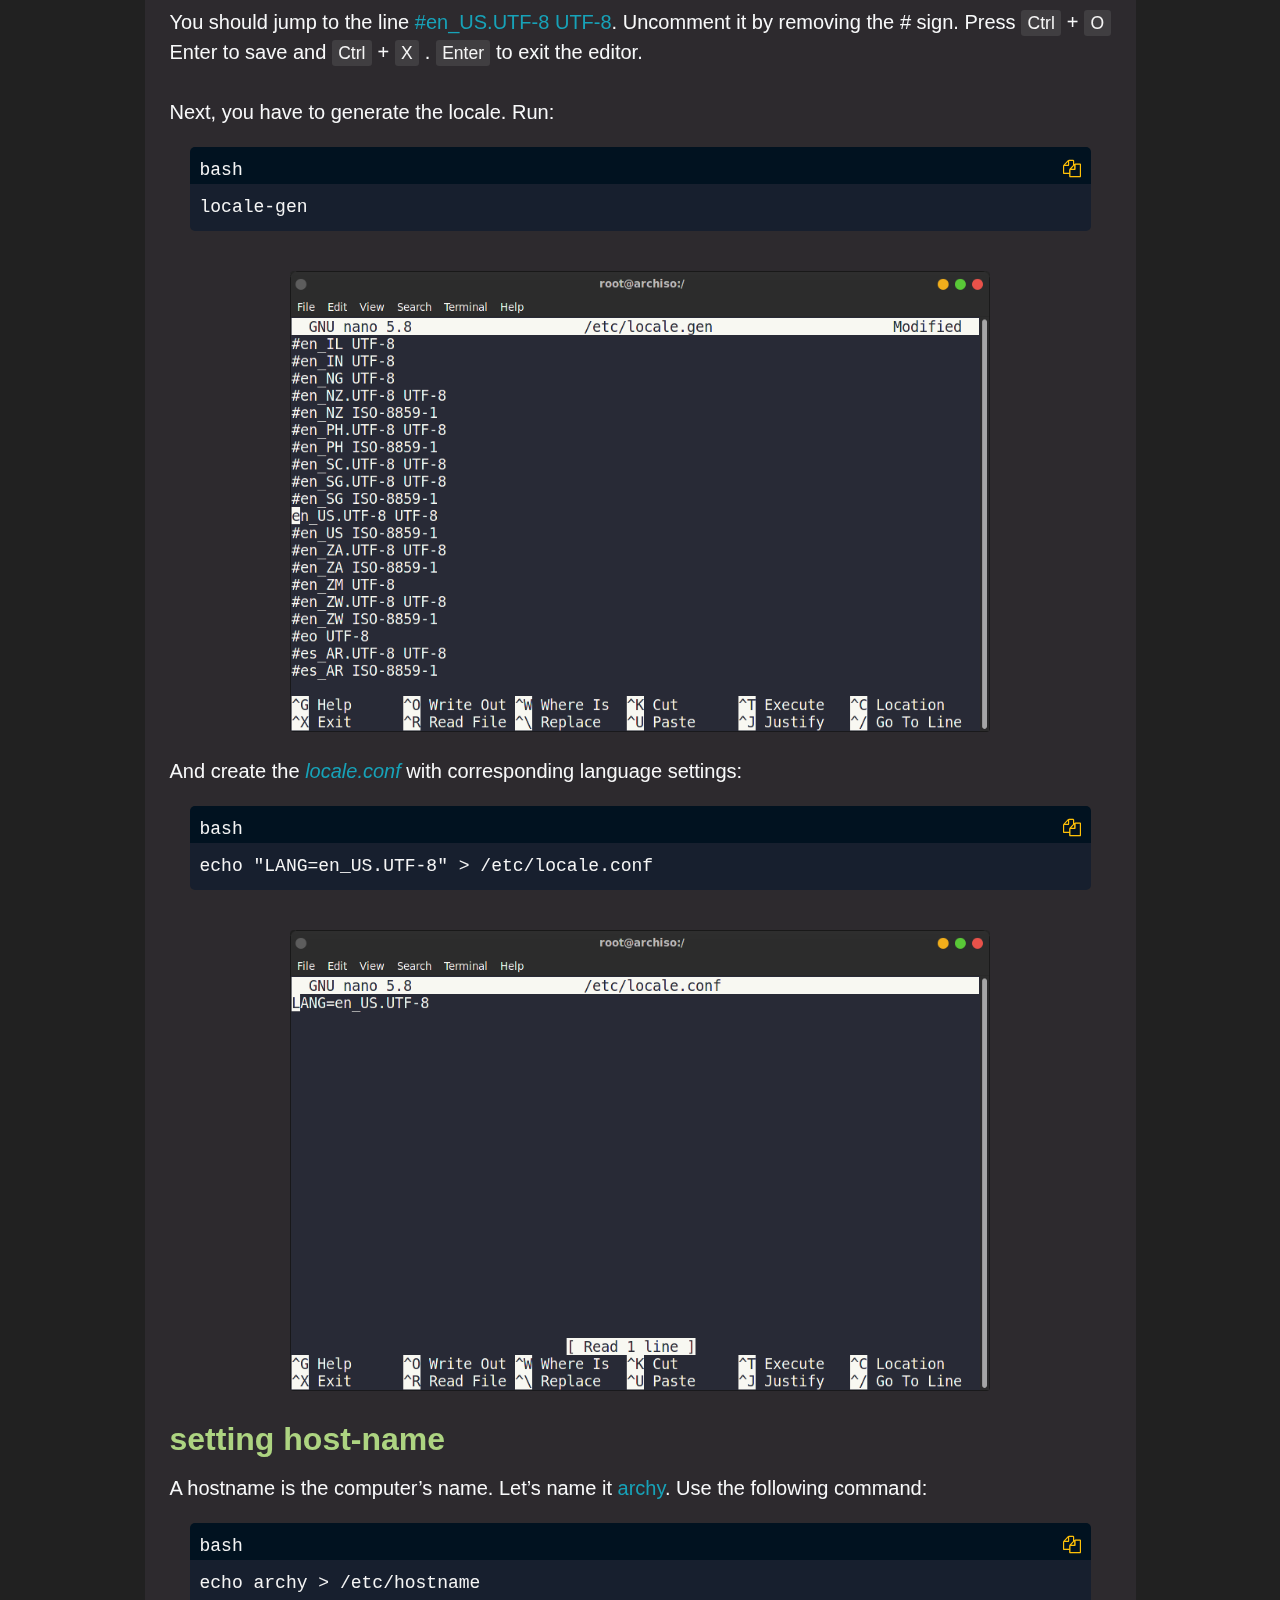
<file: 3_arch_linux_install/index.html>
<!DOCTYPE html>
<html lang="en">
	<head>
		<meta charset="utf-8">
		<meta name="viewport" content="width=device-width, initial-scale=1.0">
		<meta http-equiv="X-UA-Compatible" content="ie=edge">
		<title>Kosai Limited</title>
		<link rel="shortcut icon" type="image/x-icon" href="../common/assets/logo.png">
		<link rel="stylesheet" href="../common/css/bootstrap.min.css">
		<link rel="stylesheet" href="../common/awesome/css/font-awesome.min.css">
		<link rel="stylesheet" href="../common/css/navbar-fixed.css">
		<link rel="stylesheet" href="../common/css/scroll.css">
		<link rel="stylesheet" href="../common/css/common.css">
		<link rel="stylesheet" href="style.css">
	</head>
	<body class="text-justify">
		<div id="idk0" class="second-body text-light">

			<!--NAVIGATION BAR-->

			<nav class="custm-nav navbar navbar-dark navbar-expand-md fixed-top">
				<a class="navbar-brand">
					<img height=40px; src="../common/assets/logo.png" alt="">
					<span class="ml-2">Kosai Limited</span>
				</a>
				<button class="navbar-toggler navbar-toggler-right" type="button" data-toggle="collapse" data-target="#hdnv">
					<span class="navbar-toggler-icon"></span>
				</button>
				<div class="collapse navbar-collapse" id="hdnv">
					<ul class="navbar-nav ml-auto">
						<li class="nav-item ml-auto"><a class="nav-link" href="../home/index.html">Home</a></li>
						<li class="nav-item ml-auto"><a class="nav-link" href="../archive/index.html">Archive</a></li>
						<li class="nav-item ml-auto"><a class="nav-link" href="../members/index.html">Members</a></li>
						<li class="nav-item ml-auto"><a class="nav-link" href="../projects/index.html">Projects</a></li>
					</ul>
				</div>
			</nav>

			<!--BREADCRUMB-->
			<div class="inner">
				<ol class="breadcrumb">
					<li class="breadcrumb-item"><a href="../archive/index.html">Archive</a></li>
					<li class="breadcrumb-item">Arch Linux Installation</li>
				</ol>
			</div>

			<span><a class="btn pos kol1 btn-outline-secondary" href="#idk0"><i class="fa fa-2x fa-arrow-circle-up"></i></a></span>

			<div class="headbar">Arch Linux installation</div>

			There are many Linux distributions out there. One of them is Arch Linux. Arch Linux is a minimal distribution and it helps
			the users explore Linux. It pulls the softwares directly from the sources with minimal patch possible. Although Arch Linux
			follow the KISS (Keep It Simple, Stupid) philosophy. It's installation process is not that user friendly. The whole installation
			process is done in the command line interface. Today we will go through the installation process and keep it as simple as possible.

			<!--SUMMARY-->
			<section id="idk_0" class="font-sm">
				<div class="headbar2">summary</div>
				<ul style="list-style-type:disc;" class="pagee">
					<li><a href="#idk1">legacy of uefi?</a></li>
					<li><a href="#idk2">downloading the iso</a></li>
					<li><a href="#idk3">network connection</a></li>
					<li><a href="#idk4">time synchronization</a></li>
					<li><a href="#idk5">creating partitions</a></li>
					<li><a href="#idk6">mounting partitions</a></li>
					<li><a href="#idk7">installing the system</a></li>
					<li><a href="#idk8">generating fstab file</a></li>
					<li><a href="#idk9">changing root to the installed system</a></li>
					<li><a href="#idk10">setting the time zone</a></li>
					<li><a href="#idk11">setting local time</a></li>
					<li><a href="#idk12">setting locale</a></li>
					<li><a href="#idk13">setting hostname</a></li>
					<li><a href="#idk14">enabling network</a></li>
					<li><a href="#idk15">setting root passwd</a></li>
					<li><a href="#idk16">grub installation</a></li>
					<li><a href="#idk17">reboot the system</a></li>
				</ul>
			</section>
			
			<section id="idk1">
				<div class="headbar2">legacy or uefi?</div>

				I personally prefer the Arch Linux installation in the legacy mode because it is more conservative, simpler, and reliable.
				However, the UEFI mode is more up-to-date and some modern hardware supports only the UEFI installation.
				<br><br>
				This Arch Linux installation guide will use the UEFI mode, but the legacy mode will also be covered by pointing out the
				differences where it is needed. So, regardless of what mode you choose, your Arch Linux base installation will most likely
				get covered.

			</section>

			<section id="idk2">
				<div class="headbar2">downloading the iso</div>

				First, download the Arch Linux installation ISO from the Arch Linux <span class="pagee"><a href="https://archlinux.org/download/" target="_blank">
				Arch Linux</a></span> website. You can download the torrent file or use the direct link. Just find your country and click on the link.
				Among the variety of files, choose the ISO <span class="text-info font-italic">archlinux-xxxx.xx.xx-x86_64.iso</span> and signature 
				<span class="text-info font-italic">archlinux-xxxx.xx.xx-x86_64.iso.sig</span> files.
				<br>
				When the ISO is downloaded, you need to check its signature to make sure it has not been compromised:

				<div class="hmm1">
					<div class="row">
						<div class="col-6">bash</div>
						<div class="col-6 text-right">
							<a class="text-warning cp" title="copy to clipboard" data-clipboard-target="#cp1"><i class="fa fa-copy"></i></a>
						</div>
					</div>
				</div>
				<div class="hmm" id="cp1">
					gpg --keyserver-options auto-key-retrieve --verify /path/to/archlinux.iso.sig
				</div>

				If you see <span class="font-italic">"Good signature from …"</span>, this means you are good to go.
				<br><br>
				Before moving further, I would suggest to try the whole installation process in <span class="pagee"><a href="https://www.virtualbox.org">
				virtualbox</a></span>. Since it is a command line installation, typo can happen and you will end with a broken installation. Even worse,
				<span class="text-danger font-italic">you may lose you data</span>. So practice first and once you get your feet wet, you may proceed
				to install it in your daily drive.

			</section>

			<section id="idk3">
				<div class="headbar2">network connection</div>
			
				First of all, check the internet connection. A wired connection is recommended. To check if your internet works, you need to ping to any
				server, for example, the GNU website:
				
				<div class="hmm1">
					<div class="row">
						<div class="col-6">bash</div>
						<div class="col-6 text-right">
							<a class="text-warning cp" title="copy to clipboard" data-clipboard-target="#cp2"><i class="fa fa-copy"></i></a>
						</div>
					</div>
				</div>
				<div class="hmm" id="cp2">
					ping -c 5 gnu.org
				</div>
				<img class="rounded mx-auto my-4 d-none d-md-block" src="../3_arch_linux_install/assets/1_ping.png" alt="ping screen" width="700">
				
				If you are not sure what interfaces are available, use
				
				<div class="hmm1">
					<div class="row">
						<div class="col-6">bash</div>
						<div class="col-6 text-right">
							<a class="text-warning cp" title="copy to clipboard" data-clipboard-target="#cp3"><i class="fa fa-copy"></i></a>
						</div>
					</div>
				</div>
				<div class="hmm" id="cp3">
					ip addr
				</div>
				<img class="rounded mx-auto my-4 d-none d-md-block" src="../3_arch_linux_install/assets/2_ip.png" alt="ip address" width="700">
			</section>

			<section id="idk4">
				<div class="headbar2">time synchronization</div>
			
				Now we need to set up time system time. So that the software clock and the installation clock are synchronized properly.
				
				<div class="hmm1">
					<div class="row">
						<div class="col-6">bash</div>
						<div class="col-6 text-right">
							<a class="text-warning cp" title="copy to clipboard" data-clipboard-target="#cp4"><i class="fa fa-copy"></i></a>
						</div>
					</div>
				</div>
				<div class="hmm" id="cp4">
					timedatectl set-ntp true
				</div>
				
				Check the time:
				
				<div class="hmm1">
					<div class="row">
						<div class="col-6">bash</div>
						<div class="col-6 text-right">
							<a class="text-warning cp" title="copy to clipboard" data-clipboard-target="#cp5"><i class="fa fa-copy"></i></a>
						</div>
					</div>
				</div>
				<div class="hmm" id="cp5">
					timedatectl status
				</div>
				<img class="rounded mx-auto my-4 d-none d-md-block" src="../3_arch_linux_install/assets/3_timedatectl.png" alt="timedatectl" width="700">
			</section>

			<section id="idk5">
				<div class="headbar2">creating partitions</div>

				The next step is system partition of the hard drive. It is the most crucial part of the whole installation process. Any miss step
				can ruin your hard drive. So you need to be careful here.
				<br><br>
				There are many command line installer out there. Here we will use <span class="text-info">cfdisk</span> because it is a little user
				friendly. First of all, check list all the available disks and partitions.
				 
				<div class="hmm1">
					<div class="row">
						<div class="col-6">bash</div>
						<div class="col-6 text-right">
							<a class="text-warning cp" title="copy to clipboard" data-clipboard-target="#cp6"><i class="fa fa-copy"></i></a>
						</div>
					</div>
				</div>
				<div class="hmm" id="cp6">
					lsblk
				</div>
				<img class="rounded mx-auto my-4 d-none d-md-block" src="../3_arch_linux_install/assets/4_lsblk.png" alt="list partitions" width="700">

				Now point out the partition where you want to install the system. Run this command to create a new partition table:

				<div class="hmm1">
					<div class="row">
						<div class="col-6">bash</div>
						<div class="col-6 text-right">
							<a class="text-warning cp" title="copy to clipboard" data-clipboard-target="#cp7"><i class="fa fa-copy"></i></a>
						</div>
					</div>
				</div>
				<div class="hmm" id="cp7">
					cfdisk /dev/sda
				</div>
				<div class="text-danger font-italic">
					Creating a new partition table will erase everything from a drive. So back up all your data.
				</div>
				<br>
				In the label type window, select <i>gpt</i>.
				
				<img class="rounded mx-auto my-4 d-none d-md-block" src="../3_arch_linux_install/assets/5_cfdisk.png" alt="disk utility" width="700">
				<hr color="#FFFFFF">

				<b>legacy mode: </b>In case of legacy installation, choose the <i>dos</i> partition type and do not create the
				<i>UEFI</i> partition.

				<hr color="#FFFFFF">

				Use the arrow keys and <span class="kbd">Enter</span> to create 3 partitions:
				<br><br>
				<ul>
					<li><span class="font-italic text-info">/dev/sda1</span> # choose 512MB of space (UEFI)</li>
					<li><span class="font-italic text-info">/dev/sda2</span> # choose at least 10 GB of space (root)</li>
					<li><span class="font-italic text-info">/dev/sda3</span> # choose all the left space (home)</li>
				</ul>

				Write the table to your hard drive and quit.

				<img class="rounded mx-auto my-4 d-none d-md-block" src="../3_arch_linux_install/assets/6_partition.png" alt="partition table" width="700">

				Now list the partitions again.

				<div class="hmm1">
					<div class="row">
						<div class="col-6">bash</div>
						<div class="col-6 text-right">
							<a class="text-warning cp" title="copy to clipboard" data-clipboard-target="#cp8"><i class="fa fa-copy"></i></a>
						</div>
					</div>
				</div>
				<div class="hmm" id="cp8">
					lsblk
				</div>
				<img class="rounded mx-auto my-4 d-none d-md-block" src="../3_arch_linux_install/assets/7_lsblk.png" alt="list partitions" width="700">

				Once the partitions are created, it's time to format them.
				<br><br>
				The first partition is the UEFI partition. It needs to be formatted with a FAT file system:

				<div class="hmm1">
					<div class="row">
						<div class="col-6">bash</div>
						<div class="col-6 text-right">
							<a class="text-warning cp" title="copy to clipboard" data-clipboard-target="#cp9"><i class="fa fa-copy"></i></a>
						</div>
					</div>
				</div>
				<div class="hmm" id="cp9">
					mkfs.fat -F32 /dev/sda1
				</div>
				<hr color="#FFFFFF">

				<b>legacy mode: </b>In case of legacy installation, skip the step. You shouldn't have this partition.

				<hr color="#FFFFFF">

				The other two partitions need to be formatted with a EXT4 file system (Other Linux systems will also work but EXT4
				is always recommended):

				<div class="hmm1">
					<div class="row">
						<div class="col-6">bash</div>
						<div class="col-6 text-right">
							<a class="text-warning cp" title="copy to clipboard" data-clipboard-target="#cp10"><i class="fa fa-copy"></i></a>
						</div>
					</div>
				</div>
				<div class="hmm" id="cp10">
					mkfs.ext4 /dev/sda2<br>
					mkfs.ext4 /dev/sda3
				</div>
				<img class="rounded mx-auto my-4 d-none d-md-block" src="../3_arch_linux_install/assets/8_ext4.png" alt="partition formatting" width="700">
			</section>

			<section id="idk6">
				<div class="headbar2">mounting partitions</div>
			
				Once the partitions are created. It's time to mount them. First, mount the root partition.
				
				<div class="hmm1">
					<div class="row">
						<div class="col-6">bash</div>
						<div class="col-6 text-right">
							<a class="text-warning cp" title="copy to clipboard" data-clipboard-target="#cp11"><i class="fa fa-copy"></i></a>
						</div>
					</div>
				</div>
				<div class="hmm" id="cp11">
					mount /dev/sda2 /mnt
				</div>
				
				Create a folder to mount the home partition and mount it:
				
				<div class="hmm1">
					<div class="row">
						<div class="col-6">bash</div>
						<div class="col-6 text-right">
							<a class="text-warning cp" title="copy to clipboard" data-clipboard-target="#cp12"><i class="fa fa-copy"></i></a>
						</div>
					</div>
				</div>
				<div class="hmm" id="cp12">
					mkdir /mnt/home<br>
					mount /dev/sda3 /mnt/home
				</div>

				List the partitons to check mounting points:

				<div class="hmm1">
					<div class="row">
						<div class="col-6">bash</div>
						<div class="col-6 text-right">
							<a class="text-warning cp" title="copy to clipboard" data-clipboard-target="#cp13"><i class="fa fa-copy"></i></a>
						</div>
					</div>
				</div>
				<div class="hmm" id="cp13">
					lsblk
				</div>

				Note, the <span class="text-info font-italic">root</span> mounting point is the folder where the system will
				be installed. The <span class="text-info font-italic">home</span> mounting point partition is where you will
				put all of your personal data.

				<img class="rounded mx-auto my-4 d-none d-md-block" src="../3_arch_linux_install/assets/9_mount.png" alt="mounting drives" width="700">
			</section>

			<section id="idk7">
				<div class="headbar2">installing the system</div>
			
				Now it's time to install the system. Use the <span class="text-info font-italic">pacstrap</span> command to install
				the base system:
				
				<div class="hmm1">
					<div class="row">
						<div class="col-6">bash</div>
						<div class="col-6 text-right">
							<a class="text-warning cp" title="copy to clipboard" data-clipboard-target="#cp14"><i class="fa fa-copy"></i></a>
						</div>
					</div>
				</div>
				<div class="hmm" id="cp14">
					pacstrap -i /mnt base base-devel linux-lts linux-lts-headers linux-firmware sudo nano
				</div>
				<img class="rounded mx-auto my-4 d-none d-md-block" src="../3_arch_linux_install/assets/10_install.png" alt="pre install" width="700">
				
				When the system requests to choose the components to install, select all and yes. Wait some time until it completes.
				<br><br>
				<b>package description in short:</b>
				<br><br>
				<table class="text-center table table-sm table-dark table-striped table-bordered">
					<tr><th>package</th><th>description</th></tr>
					<tr><td>base</td><td>meta package of essential programs for basic installation</td></tr>
					<tr><td>base-devel</td><td>additional packages for base installation</td></tr>
					<tr><td>linux-lts</td><td>Linux kernel (Long Time Support version)</td></tr>
					<tr><td>linux-lts-headers</td><td>header files for the kernel</td></tr>
					<tr><td>linux-firmware</td><td>additional modules for the kernel</td></tr>
					<tr><td>sudo</td><td>package for granting user privileges</td></tr>
					<tr><td>nano</td><td>command line based text editor</td></tr>
				</table>
				<img class="rounded mx-auto my-4 d-none d-md-block" src="../3_arch_linux_install/assets/11_install.png" alt="middle in installation" width="700">
			</section>

			<section id="idk8">
				<div class="headbar2">generating fstab file</div>
			
				Now it's time to generate the fstab file.
				
				<div class="hmm1">
					<div class="row">
						<div class="col-6">bash</div>
						<div class="col-6 text-right">
							<a class="text-warning cp" title="copy to clipboard" data-clipboard-target="#cp15"><i class="fa fa-copy"></i></a>
						</div>
					</div>
				</div>
				<div class="hmm" id="cp15">
					genfstab -U -p /mnt >> /mnt/etc/fstab
				</div>
			</section>

			<section id="idk9">
				<div class="headbar2">changing root to the installed system</div>
			
				Honestly speaking, the basic Arch Linux installation has been completed. But it needs some more tweaks to be bootable and usable. That's
				why we need to migrate from usb installer to the installed root partition. We can do that by typing this command:
				
				<div class="hmm1">
					<div class="row">
						<div class="col-6">bash</div>
						<div class="col-6 text-right">
							<a class="text-warning cp" title="copy to clipboard" data-clipboard-target="#cp16"><i class="fa fa-copy"></i></a>
						</div>
					</div>
				</div>
				<div class="hmm" id="cp16">
					arch-chroot /mnt /bin/bash
				</div>
				<img class="rounded mx-auto my-4 d-none d-md-block" src="../3_arch_linux_install/assets/12_chroot.png" alt="chroot" width="700">

				Now you accessed the system as a root user. A bit later, you will also add the regular user.

			</section>

			<section id="idk10">
				<div class="headbar2">setting the time zone</div>
			
				To set the time zone, type:
				
				<div class="hmm1">
					<div class="row">
						<div class="col-6">bash</div>
						<div class="col-6 text-right">
							<a class="text-warning cp" title="copy to clipboard" data-clipboard-target="#cp17"><i class="fa fa-copy"></i></a>
						</div>
					</div>
				</div>
				<div class="hmm" id="cp17">
					ln -sf /usr/share/zoneinfo/
				</div>
				
				and then press the <span class="kbd">Tab</span> key to see the available regions. In my case, I need to choose Asia. Again, you
				can press the <span class="kbd">Tab</span> key, and you will see all the available cities. I will use Dhaka.
				<br><br>
				<img class="rounded mx-auto my-4 d-none d-md-block" src="../3_arch_linux_install/assets/13_region.png" alt="region" width="700">
				<img class="rounded mx-auto my-4 d-none d-md-block" src="../3_arch_linux_install/assets/14_city.png" alt="cities" width="700">

				Save this link to <span class="text-info font-italic">/etc/localtime</span>. The final command will look as follows:
				
				<div class="hmm1">
					<div class="row">
						<div class="col-6">bash</div>
						<div class="col-6 text-right">
							<a class="text-warning cp" title="copy to clipboard" data-clipboard-target="#cp18"><i class="fa fa-copy"></i></a>
						</div>
					</div>
				</div>
				<div class="hmm" id="cp18">
					ln -sf /usr/share/zoneinfo/Asia/Dhaka /etc/localtime
				</div>

				Instead of Asia and Dhaka, select your own region and city for time zone.

			</section>

			<section id="idk11">
				<div class="headbar2">setting local time</div>
			
				To set the time for the system, run this command:
				
				<div class="hmm1">
					<div class="row">
						<div class="col-6">bash</div>
						<div class="col-6 text-right">
							<a class="text-warning cp" title="copy to clipboard" data-clipboard-target="#cp19"><i class="fa fa-copy"></i></a>
						</div>
					</div>
				</div>
				<div class="hmm" id="cp19">
					hwclock --systohc
				</div>
				
				Now, check the time:

				<div class="hmm1">
					<div class="row">
						<div class="col-6">bash</div>
						<div class="col-6 text-right">
							<a class="text-warning cp" title="copy to clipboard" data-clipboard-target="#cp20"><i class="fa fa-copy"></i></a>
						</div>
					</div>
				</div>
				<div class="hmm" id="cp20">
					date
				</div>

				If the time is incorrect, go back and make sure you have set the timezone correctly.

			</section>

			<section id="idk12">
				<div class="headbar2">setting locale</div>
			
				To set the localization, edit the <span class="text-info font-italic">/etc/locale.gen</span>
				file. Type:
				
				<div class="hmm1">
					<div class="row">
						<div class="col-6">bash</div>
						<div class="col-6 text-right">
							<a class="text-warning cp" title="copy to clipboard" data-clipboard-target="#cp21"><i class="fa fa-copy"></i></a>
						</div>
					</div>
				</div>
				<div class="hmm" id="cp21">
					nano /etc/locale.gen
				</div>
				
				Find the language you are going to use. In my case, I am going to install American English. Activate the search option by
				pressing the shortcut <span class="kbd">Ctrl</span> + <span class="kbd">W</span> and type <span class="text-info">#en_US</span>.
				Press <span class="kbd">Enter</span> .
				<br><br>
				You should jump to the line <span class="text-info">#en_US.UTF-8 UTF-8</span>. Uncomment it by removing the <i>#</i> sign. Press
				<span class="kbd">Ctrl</span> + <span class="kbd">O</span> Enter to save and <span class="kbd">Ctrl</span> + <span class="kbd">X</span> .
				<span class="kbd">Enter</span> to exit the editor.
				<br><br>
				Next, you have to generate the locale. Run:

				<div class="hmm1">
					<div class="row">
						<div class="col-6">bash</div>
						<div class="col-6 text-right">
							<a class="text-warning cp" title="copy to clipboard" data-clipboard-target="#cp22"><i class="fa fa-copy"></i></a>
						</div>
					</div>
				</div>
				<div class="hmm" id="cp22">
					locale-gen
				</div>
				<img class="rounded mx-auto my-4 d-none d-md-block" src="../3_arch_linux_install/assets/15_locale.png" alt="locale" width="700">

				And create the <span class="text-info font-italic">locale.conf</span> with corresponding language settings:

				<div class="hmm1">
					<div class="row">
						<div class="col-6">bash</div>
						<div class="col-6 text-right">
							<a class="text-warning cp" title="copy to clipboard" data-clipboard-target="#cp23"><i class="fa fa-copy"></i></a>
						</div>
					</div>
				</div>
				<div class="hmm" id="cp23">
					echo "LANG=en_US.UTF-8" > /etc/locale.conf
				</div>
				<img class="rounded mx-auto my-4 d-none d-md-block" src="../3_arch_linux_install/assets/16_locale.png" alt="locale file in nano" width="700">
			</section>

			<section id="idk13">
				<div class="headbar2">setting host-name</div>
			
				A hostname is the computer’s name. Let’s name it <span class="text-info">archy</span>. Use the following command:
				
				<div class="hmm1">
					<div class="row">
						<div class="col-6">bash</div>
						<div class="col-6 text-right">
							<a class="text-warning cp" title="copy to clipboard" data-clipboard-target="#cp24"><i class="fa fa-copy"></i></a>
						</div>
					</div>
				</div>
				<div class="hmm" id="cp24">
					echo archy > /etc/hostname
				</div>
				
				You also need to edit the <span class="text-info font-italic">/etc/hosts</span> file. Type:

				<div class="hmm1">
					<div class="row">
						<div class="col-6">bash</div>
						<div class="col-6 text-right">
							<a class="text-warning cp" title="copy to clipboard" data-clipboard-target="#cp25"><i class="fa fa-copy"></i></a>
						</div>
					</div>
				</div>
				<div class="hmm" id="cp25">
					nano /etc/hosts
				</div>

				Then press <span class="kbd">Enter</span> .
				<br>
				add this line at the end of the file:

				<div class="hmm1">
					<div class="row">
						<div class="col-6">bash</div>
						<div class="col-6 text-right">
							<a class="text-warning cp" title="copy to clipboard" data-clipboard-target="#cp26"><i class="fa fa-copy"></i></a>
						</div>
					</div>
				</div>
				<div class="hmm" id="cp26">
					127.0.0.1&nbsp;&nbsp;&nbsp;localhost<br>
					::1&nbsp;&nbsp;&nbsp;localhost<br>
					127.0.1.1&nbsp;&nbsp;&nbsp;archy.localdomain&nbsp;&nbsp;&nbsp;archy
				</div>
				<img class="rounded mx-auto my-4 d-none d-md-block" src="../3_arch_linux_install/assets/17_hosts.png" alt="hosts file" width="700">

				Press <span class="kbd">Ctrl</span> + <span class="kbd">O</span> Enter to save and <span class="kbd">Ctrl</span> + 
				<span class="kbd">X</span> . <span class="kbd">Enter</span> to exit the editor.

			</section>

			<section id="idk14">
				<div class="headbar2">enabling network</div>
			
				First, install the network manager:
				
				<div class="hmm1">
					<div class="row">
						<div class="col-6">bash</div>
						<div class="col-6 text-right">
							<a class="text-warning cp" title="copy to clipboard" data-clipboard-target="#cp27"><i class="fa fa-copy"></i></a>
						</div>
					</div>
				</div>
				<div class="hmm" id="cp27">
					pacman -S networkmanager
				</div>
				
				Then enable it:

				<div class="hmm1">
					<div class="row">
						<div class="col-6">bash</div>
						<div class="col-6 text-right">
							<a class="text-warning cp" title="copy to clipboard" data-clipboard-target="#cp28"><i class="fa fa-copy"></i></a>
						</div>
					</div>
				</div>
				<div class="hmm" id="cp28">
					systemctl enable --now NetworkManager
				</div>

				Now, the computer will be able to connect to the Internet automatically. <span class="text-danger font-italic">Remember, these settings
				work only for the wired internet connection.</span>
				
			</section>

			<section id="idk15">
				<div class="headbar2">setting root passwd</div>
			
				First of all, check the internet connection. A wired connection is recommended. To check if your internet works, you need to ping to any
				server, for example, the GNU website:
				Now, we need to set a password for the root system for security reasons. Type:
				
				<div class="hmm1">
					<div class="row">
						<div class="col-6">bash</div>
						<div class="col-6 text-right">
							<a class="text-warning cp" title="copy to clipboard" data-clipboard-target="#cp29"><i class="fa fa-copy"></i></a>
						</div>
					</div>
				</div>
				<div class="hmm" id="cp29">
					passwd
				</div>
				
				and type your password twice. Be attentive, as <span class="text-danger font-italic">you will see nothing while typing</span>.
				
				<img class="rounded mx-auto my-4 d-none d-md-block" src="../3_arch_linux_install/assets/18_passwd.png" alt="password setting" width="700">
			</section>

			<section id="idk16">
				<div class="headbar2">grub installation</div>
			
				GRUB is the most popular, highly configurable and easy to use bootloader. Install the GRUB bootloader and EFI boot manager packages by typing:
				
				<div class="hmm1">
					<div class="row">
						<div class="col-6">bash</div>
						<div class="col-6 text-right">
							<a class="text-warning cp" title="copy to clipboard" data-clipboard-target="#cp30"><i class="fa fa-copy"></i></a>
						</div>
					</div>
				</div>
				<div class="hmm" id="cp30">
					pacman -S grub efibootmgr dosfstools os-prober mtools
				</div>
				<br><br>
				<b>package description in short:</b>
				<br><br>
				<table class="text-center table table-sm table-dark table-striped table-bordered">
					<tr><th>package</th><th>description</th></tr>
					<tr><td>grub</td><td>user-friendly boot loader</td></tr>
					<tr><td>efibootmgr</td><td>boot manager for uefi installation</td></tr>
					<tr><td>dosfstools</td><td>package that includes the mkfs.fat and fsck.fat utilities</td></tr>
					<tr><td>os-prober</td><td>package for detecting other existing OSs at boot time</td></tr>
					<tr><td>mtools</td><td>collection of utilities for accessing MS-DOS disks from GNU</td></tr>
				</table>
				
				Next, using these packages, install the bootlader on your system and generate its configuration files by running these commands one by one:
				
				<div class="hmm1">
					<div class="row">
						<div class="col-6">bash</div>
						<div class="col-6 text-right">
							<a class="text-warning cp" title="copy to clipboard" data-clipboard-target="#cp31"><i class="fa fa-copy"></i></a>
						</div>
					</div>
				</div>
				<div class="hmm" id="cp31">
					mkdir /boot/efi<br>
					mount /dev/sda1 /boot/efi<br>
					lsblk <span class="hash"># to check whether everything has been mounted properly</span><br>
					grub-install --target=x86_64-efi --bootloader-id=arch_uefi --efi-directory=/boot/efi --recheck<br>
					grub-mkconfig -o /boot/grub/grub.cfg
				</div>
				<img class="rounded mx-auto my-4 d-none d-md-block" src="../3_arch_linux_install/assets/19_grub.png" alt="grub" width="700">
				<hr color="#FFFFFF">

				<b>legacy mode: </b>In case of legacy installation, install GRUB this way:

				<div class="hmm1">
					<div class="row">
						<div class="col-6">bash</div>
						<div class="col-6 text-right">
							<a class="text-warning cp" title="copy to clipboard" data-clipboard-target="#cp32"><i class="fa fa-copy"></i></a>
						</div>
					</div>
				</div>
				<div class="hmm" id="cp32">
					pacman -S grub<br>
					grub-install /dev/sda<br>
					grub-mkconfig -o /boot/grub/grub.cfg
				</div>
				<hr color="#FFFFFF">
			</section>

			<section id="idk17">
				<div class="headbar2">reboot the system</div>
			
				If you followed this long and did everything correctly than congrats! You successfully installed Arch Linux. Now it's time to reboot the system.
				
				<div class="hmm1">
					<div class="row">
						<div class="col-6">bash</div>
						<div class="col-6 text-right">
							<a class="text-warning cp" title="copy to clipboard" data-clipboard-target="#cp33"><i class="fa fa-copy"></i></a>
						</div>
					</div>
				</div>
				<div class="hmm" id="cp33">
					exit <br>
					umount -R /mnt<br>
					reboot
				</div>
				<img class="rounded mx-auto my-4 d-none d-md-block" src="../3_arch_linux_install/assets/20_reboot.png" alt="reboot" width="700">
				
				you will see the GRUB welcome screen with Arch Linux installed. To continue, log in as a root user with a previously set password.

				<img class="rounded mx-auto my-4 d-none d-md-block" src="../3_arch_linux_install/assets/21_boot.png" alt="boot screen" width="700">
				<img class="rounded mx-auto my-4 d-none d-md-block" src="../3_arch_linux_install/assets/22_success.png" alt="logging in" width="700">

				Here we have covered the very basic Arch Linux installation. However, it is very bare minimum and not usable yet. In the next session,
				we will create our first non-root user and install a desktop environment. Until then, enjoy.

			</section>
		</div>
		<footer class="text-center text-light py-5">
				<div class="container">
					<div class="row">
						<div class="col-md-12">
							<h2>Kosai Limited</h2>
							<p>Copyright &copy; 2021</p>
							<span>Designed By: 
								<a href="../members_details/rootminusone/index.html" class="ml-2 text-warning">Rootminusone</a>
							</span>
							<div class="my-2">Contact us:</div>
							<a href="https://www.facebook.com/koshaiLimited/" target="_blank" class="text-light">
								<i class="fa fa-facebook-official fa-2x"></i></a>
							<a href="https://www.youtube.com/channel/UCqOOTuqW_zw5x6ZUuMul3wQ" target="_blank" class="text-light ml-2">
								<i class="fa fa-youtube-play fa-2x"></i></a>
							<a href="../page_not_found/index.html" class="text-light ml-2"><i class="fa fa-whatsapp fa-2x"></i></a>
							<a href="../page_not_found/index.html" class="text-light ml-2"><i class="fa fa-twitter fa-2x"></i></a>
						</div>
					</div>
				</div>
			</footer>
		
		<script src="../common/js/jquery.js"></script>
		<script src="../common/js/popper.min.js"></script>
		<script src="../common/js/bootstrap.min.js"></script>
		<script src="../common/js/navbar-fixed.js"></script>
		<script src="../common/js/clipboard.min.js"></script>
		<script src="../common/js/common.js"></script>
	</body>
</html>
</file>
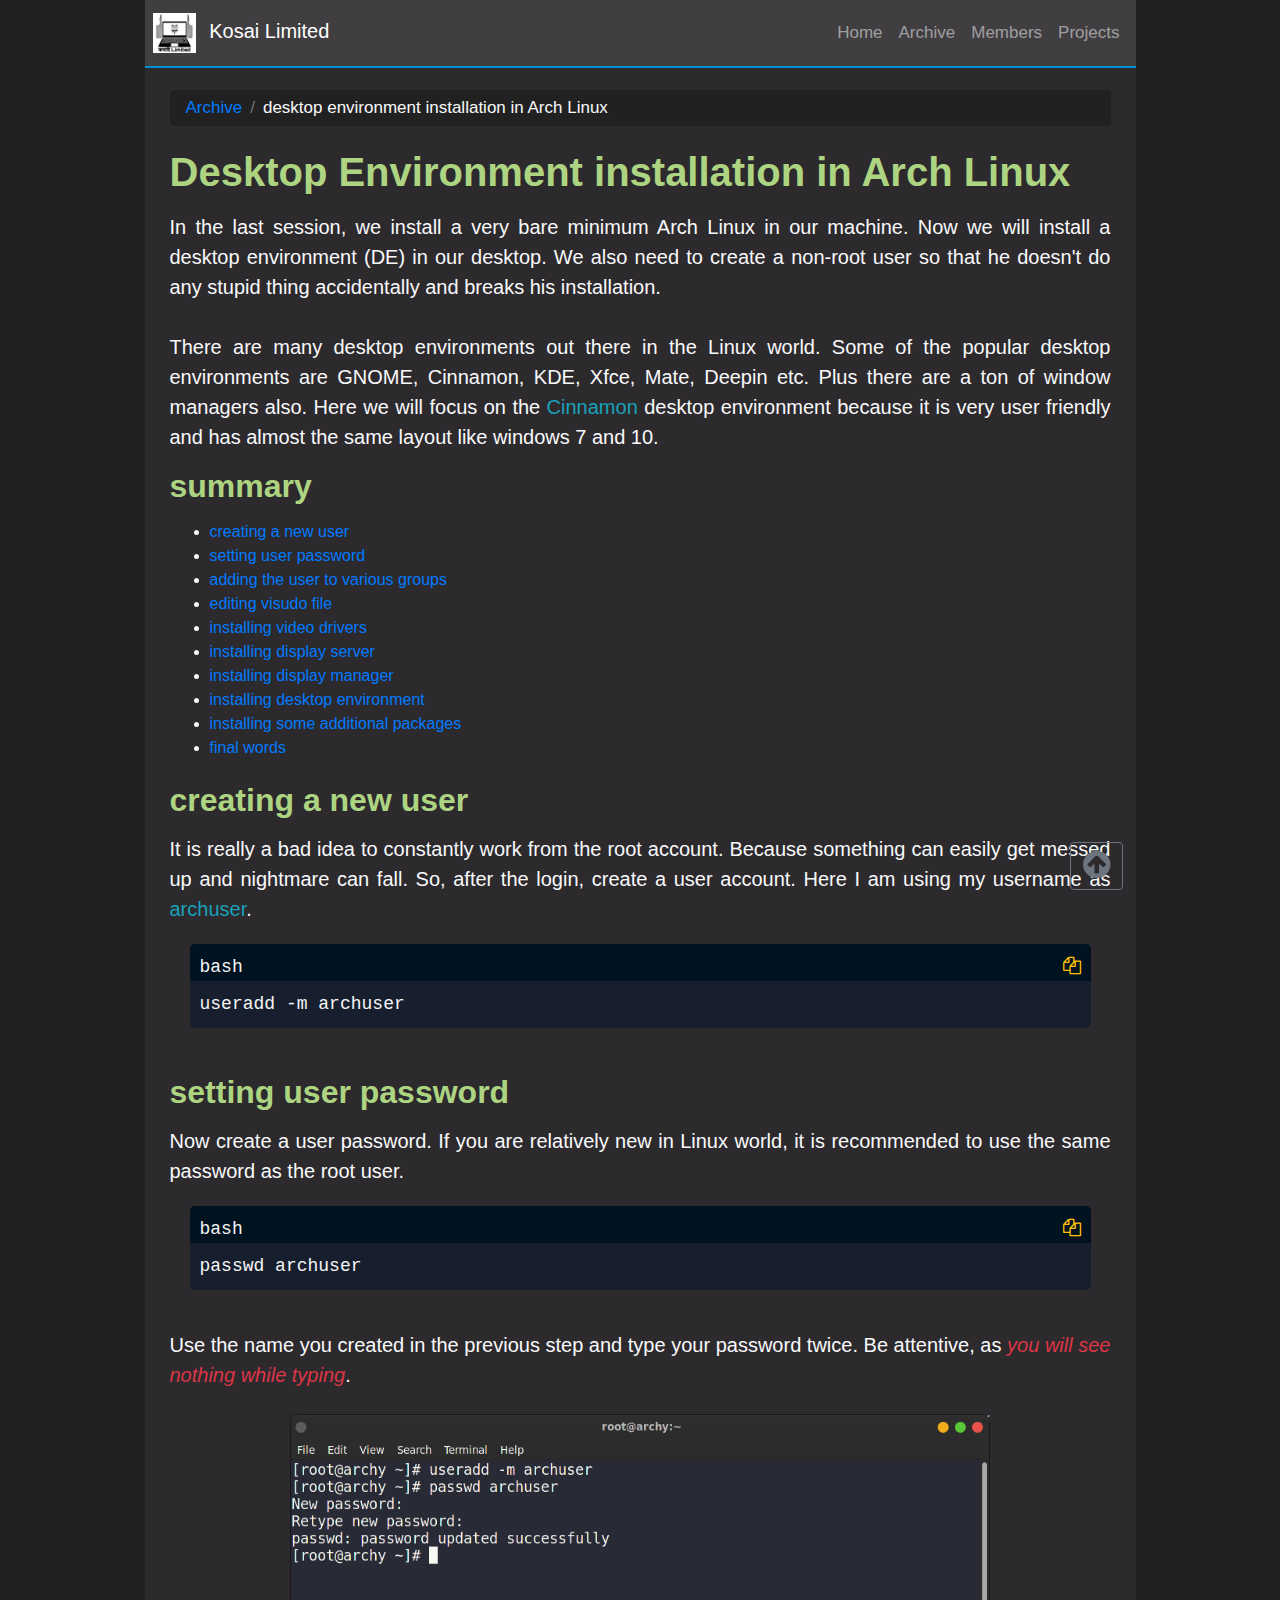
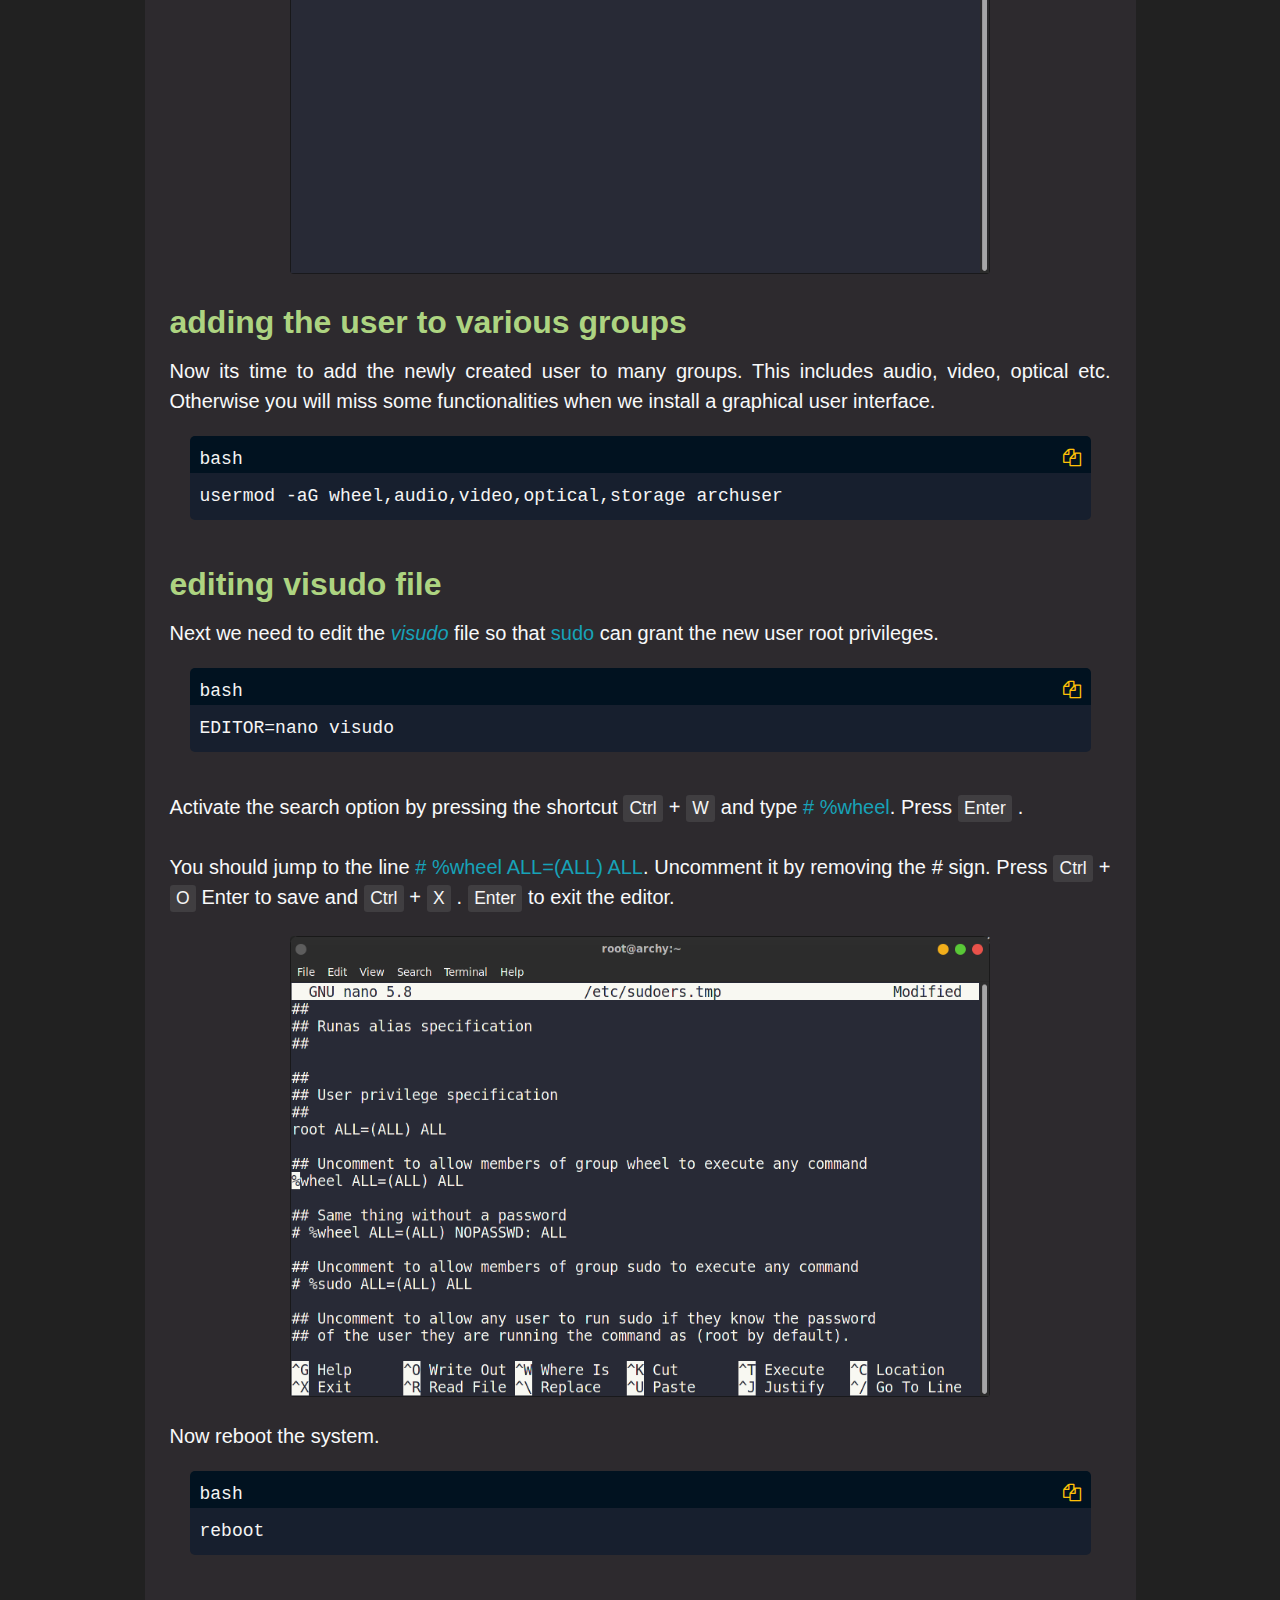
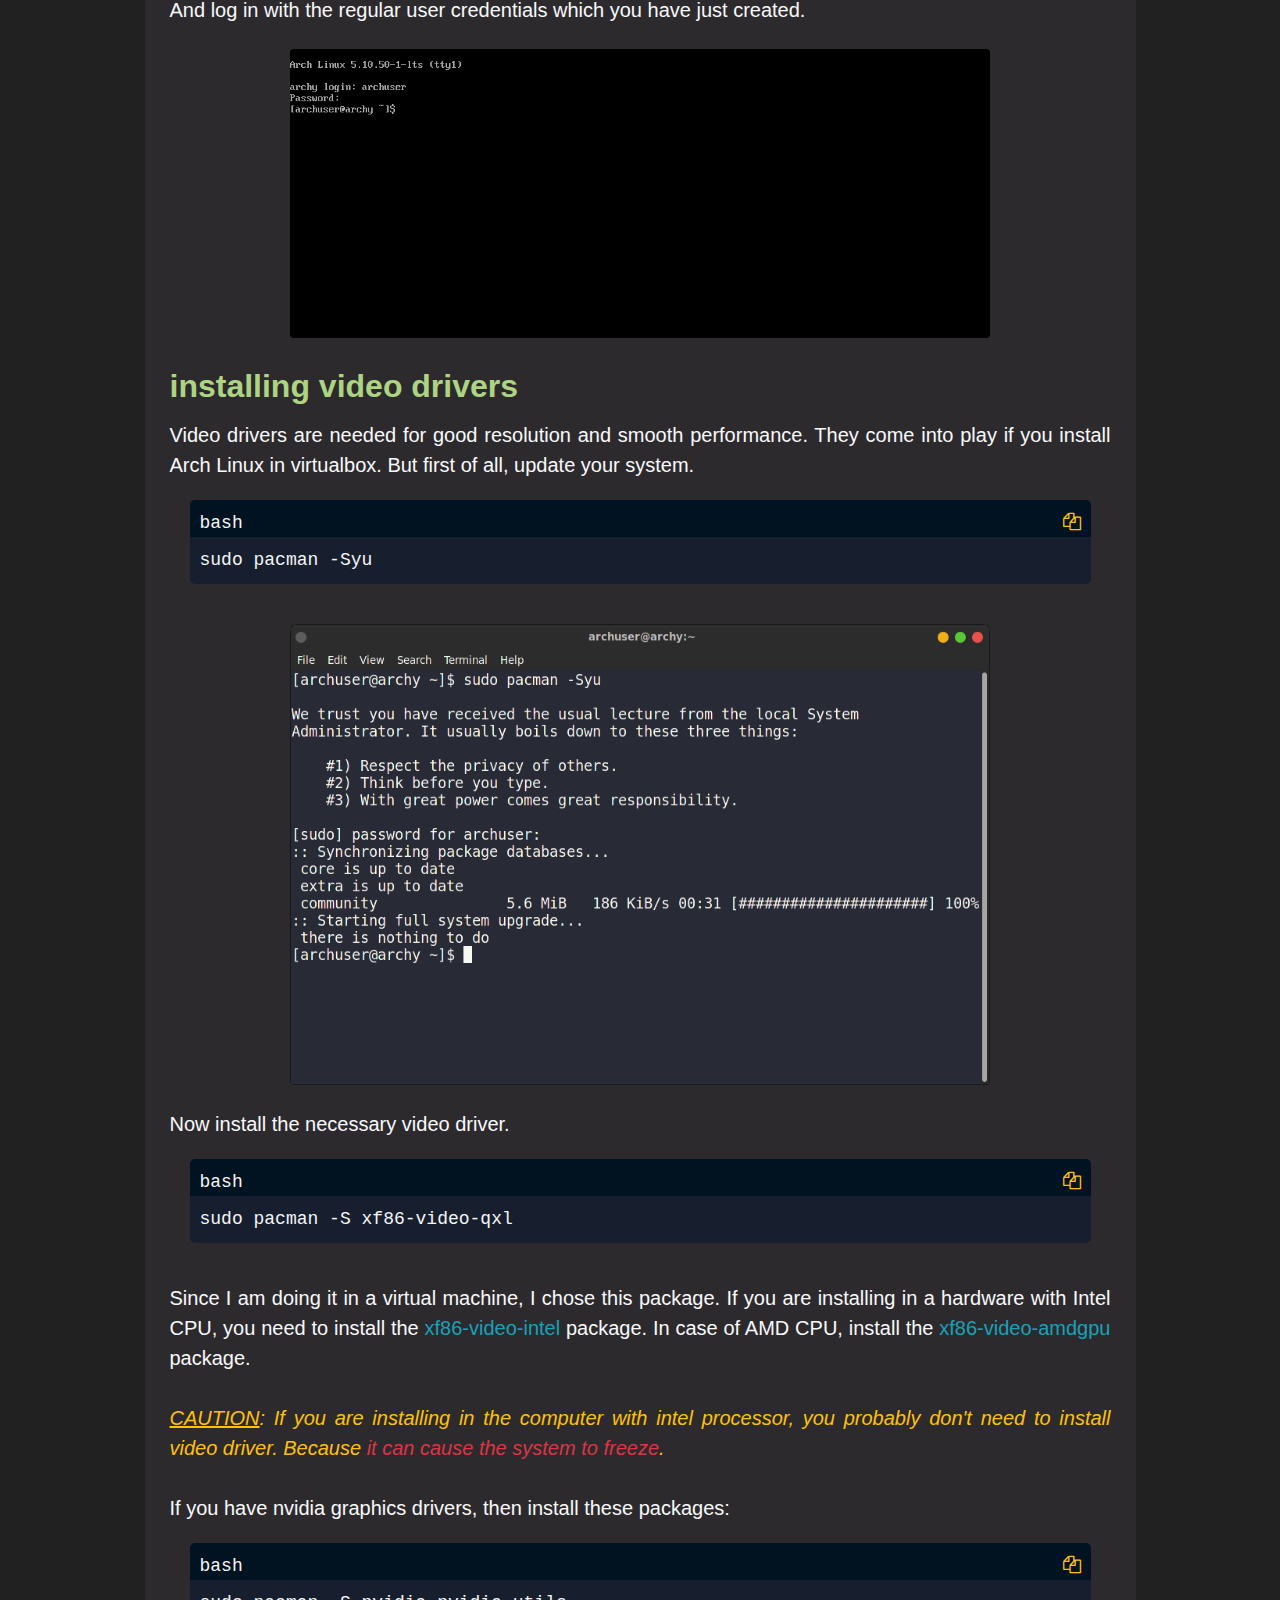
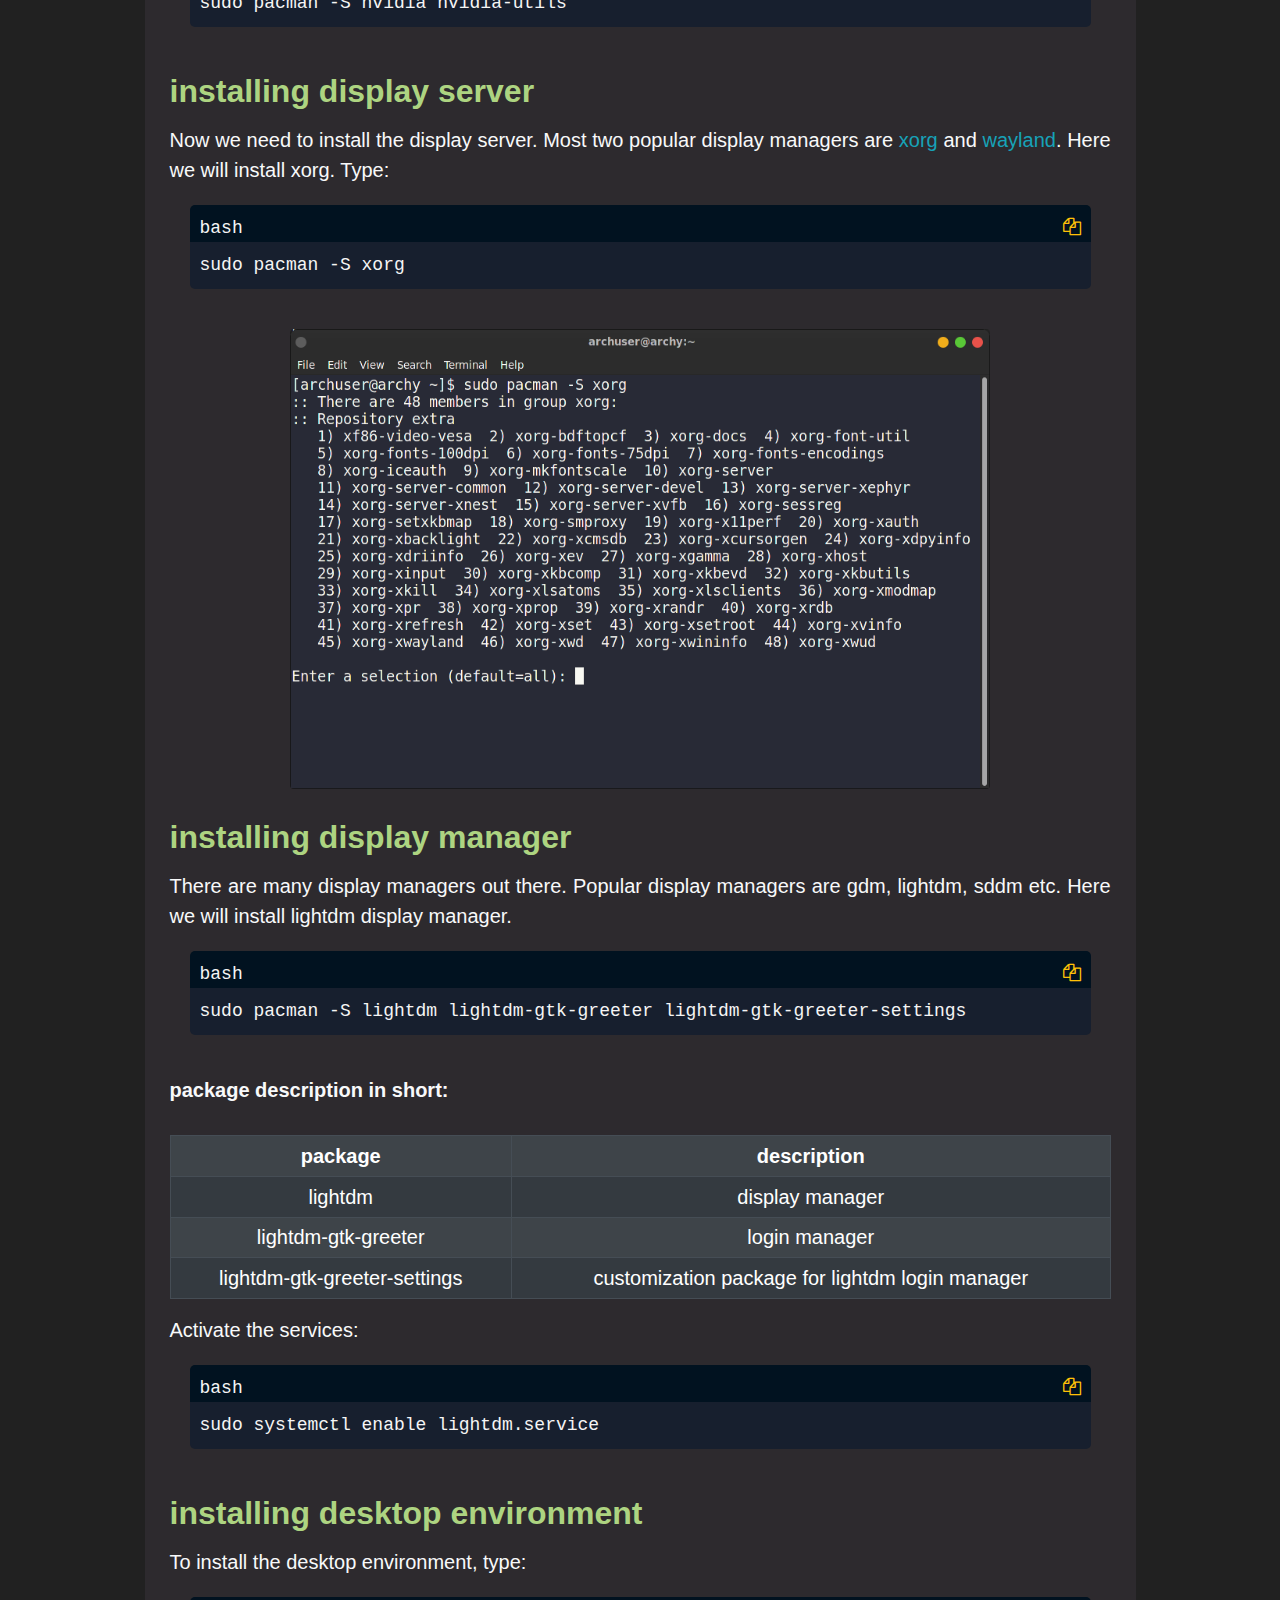
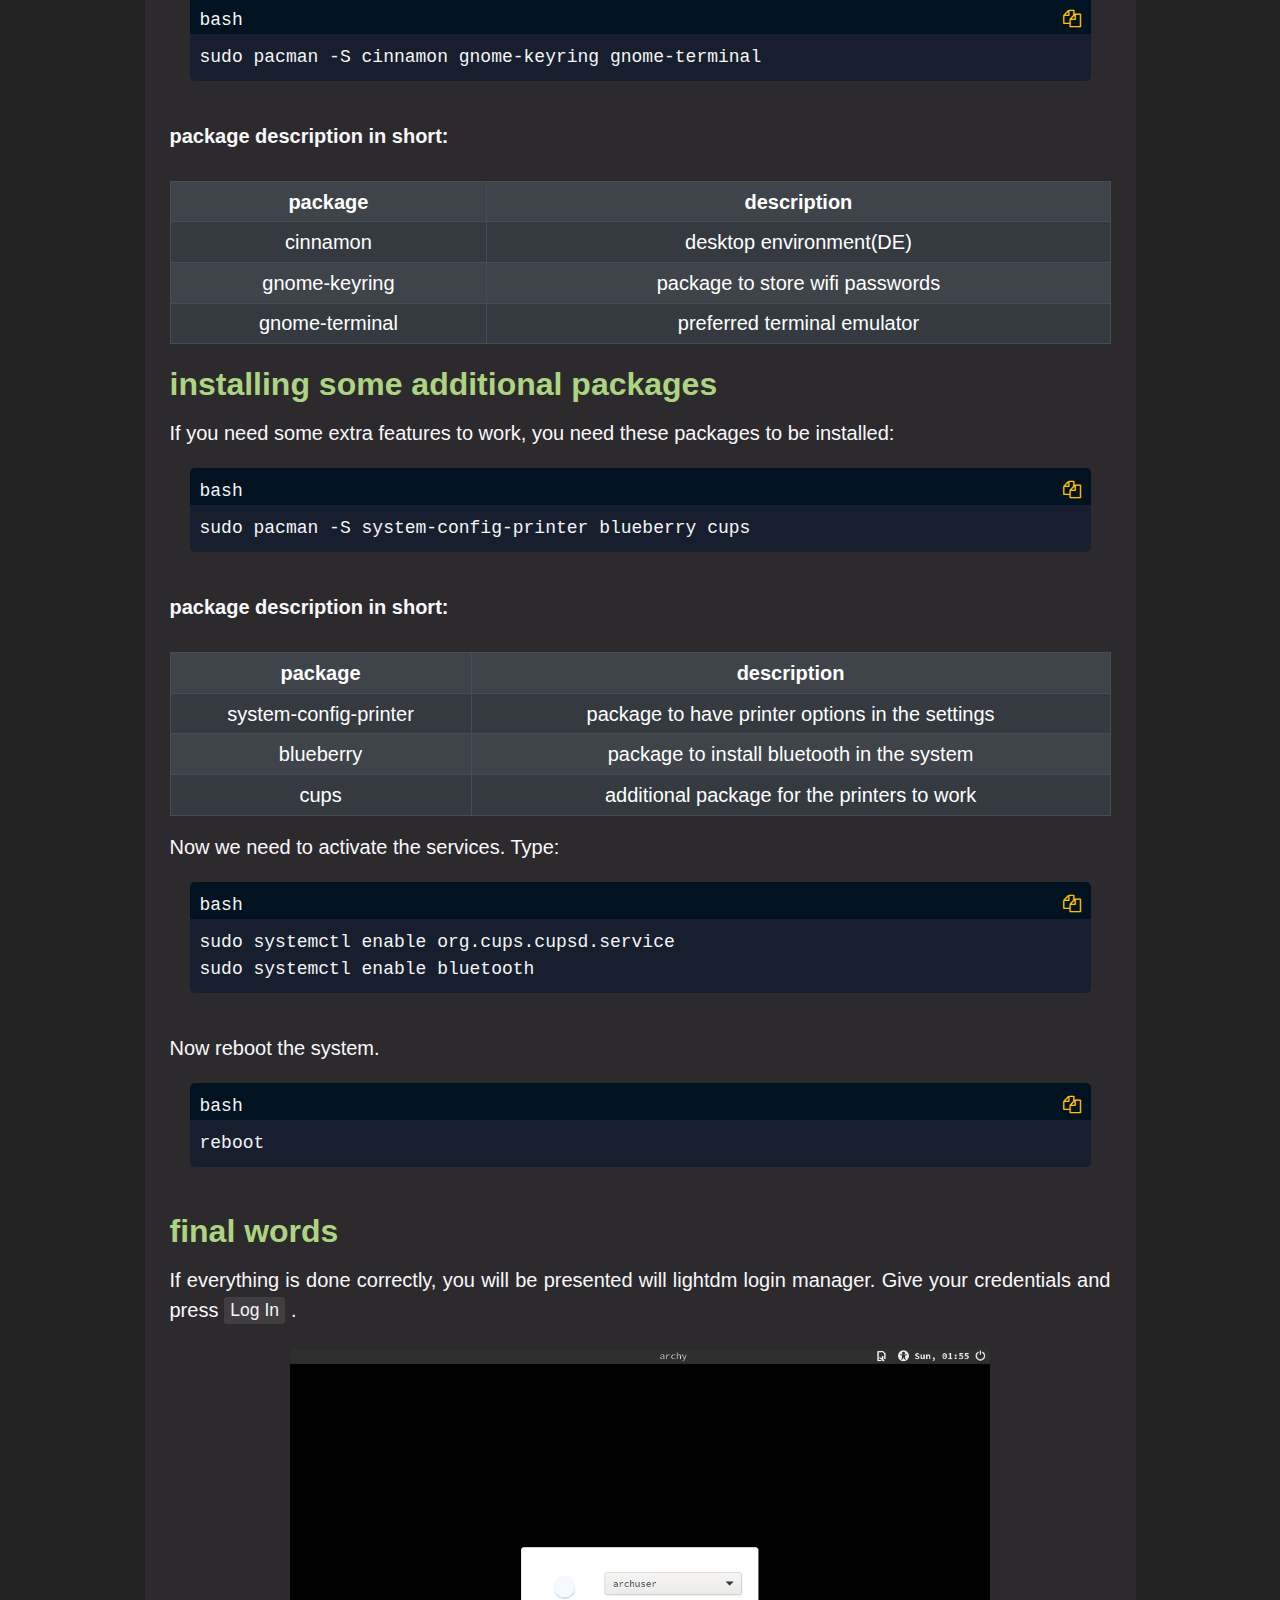
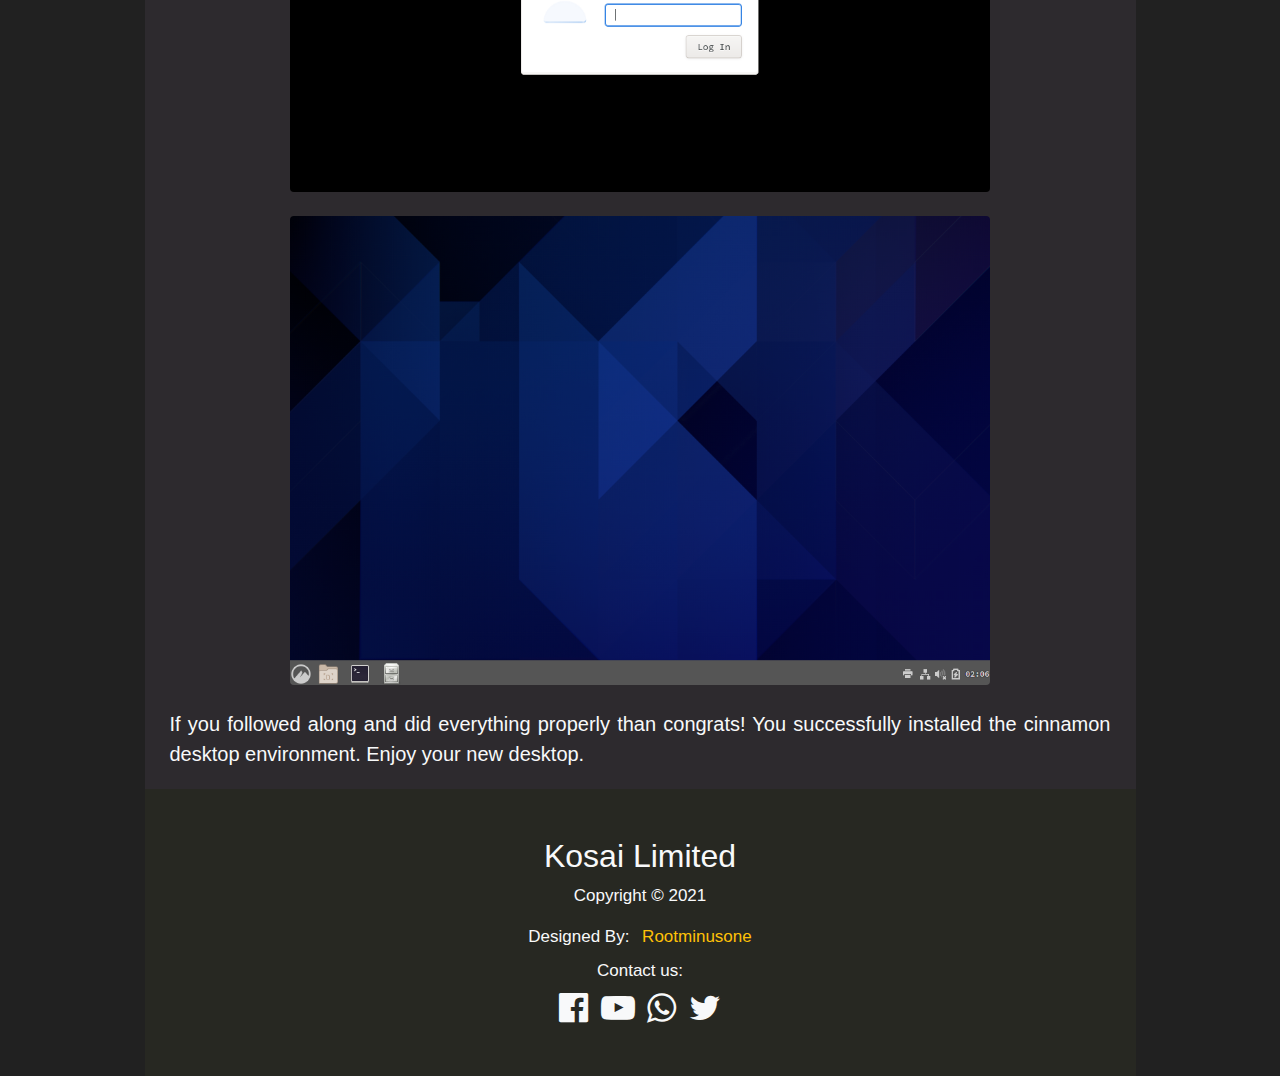
<file: 4_DE_install/index.html>
<!DOCTYPE html>
<html lang="en">
	<head>
		<meta charset="utf-8">
		<meta name="viewport" content="width=device-width, initial-scale=1.0">
		<meta http-equiv="X-UA-Compatible" content="ie=edge">
		<title>Kosai Limited</title>
		<link rel="shortcut icon" type="image/x-icon" href="../common/assets/logo.png">
		<link rel="stylesheet" href="../common/css/bootstrap.min.css">
		<link rel="stylesheet" href="../common/awesome/css/font-awesome.min.css">
		<link rel="stylesheet" href="../common/css/navbar-fixed.css">
		<link rel="stylesheet" href="../common/css/scroll.css">
		<link rel="stylesheet" href="../common/css/common.css">
		<link rel="stylesheet" href="style.css">
	</head>
	<body class="text-justify">
		<div id="idk0" class="second-body text-light">

			<!--NAVIGATION BAR-->

			<nav class="custm-nav navbar navbar-dark navbar-expand-md fixed-top">
				<a class="navbar-brand">
					<img height=40px; src="../common/assets/logo.png" alt="">
					<span class="ml-2">Kosai Limited</span>
				</a>
				<button class="navbar-toggler navbar-toggler-right" type="button" data-toggle="collapse" data-target="#hdnv">
					<span class="navbar-toggler-icon"></span>
				</button>
				<div class="collapse navbar-collapse" id="hdnv">
					<ul class="navbar-nav ml-auto">
						<li class="nav-item ml-auto"><a class="nav-link" href="../home/index.html">Home</a></li>
						<li class="nav-item ml-auto"><a class="nav-link" href="../archive/index.html">Archive</a></li>
						<li class="nav-item ml-auto"><a class="nav-link" href="../members/index.html">Members</a></li>
						<li class="nav-item ml-auto"><a class="nav-link" href="../projects/index.html">Projects</a></li>
					</ul>
				</div>
			</nav>

			<!--BREADCRUMB-->
			<div class="inner">
				<ol class="breadcrumb">
					<li class="breadcrumb-item"><a href="../archive/index.html">Archive</a></li>
					<li class="breadcrumb-item">desktop environment installation in Arch Linux</li>
				</ol>
			</div>

			<span><a class="btn pos kol1 btn-outline-secondary" href="#idk0"><i class="fa fa-2x fa-arrow-circle-up"></i></a></span>

			<div class="headbar">Desktop Environment installation in Arch Linux</div>

			In the last session, we install a very bare minimum Arch Linux in our machine. Now we will install a desktop environment
			(DE) in our desktop. We also need to create a non-root user so that he doesn't do any stupid thing accidentally and breaks
			his installation.
			<br><br>
			There are many desktop environments out there in the Linux world. Some of the popular desktop environments are GNOME,
			Cinnamon, KDE, Xfce, Mate, Deepin etc. Plus there are a ton of window managers also. Here we will focus on the
			<span class="text-info">Cinnamon</span> desktop environment because it is very user friendly and has almost the same
			layout like windows 7 and 10.

			<!--SUMMARY-->
			<section id="idk_0" class="font-sm">
				<div class="headbar2">summary</div>
				<ul style="list-style-type:disc;" class="pagee">
					<li><a href="#idk1">creating a new user</a></li>
					<li><a href="#idk2">setting user password</a></li>
					<li><a href="#idk3">adding the user to various groups</a></li>
					<li><a href="#idk4">editing visudo file</a></li>
					<li><a href="#idk5">installing video drivers</a></li>
					<li><a href="#idk6">installing display server</a></li>
					<li><a href="#idk7">installing display manager</a></li>
					<li><a href="#idk8">installing desktop environment</a></li>
					<li><a href="#idk9">installing some additional packages</a></li>
					<li><a href="#idk10">final words</a></li>
				</ul>
			</section>
			
			<section id="idk1">
				<div class="headbar2">creating a new user</div>
			
				It is really a bad idea to constantly work from the root account. Because something can easily get messed up and nightmare can fall. So,
				after the login, create a user account. Here I am using my username as <span class="text-info">archuser</span>.
				
				<div class="hmm1">
					<div class="row">
						<div class="col-6">bash</div>
						<div class="col-6 text-right">
							<a class="text-warning cp" title="copy to clipboard" data-clipboard-target="#cp1"><i class="fa fa-copy"></i></a>
						</div>
					</div>
				</div>
				<div class="hmm" id="cp1">
					useradd -m archuser
				</div>
			</section>

			<section id="idk2">
				<div class="headbar2">setting user password</div>
			
				Now create a user password. If you are relatively new in Linux world, it is recommended to use the same password as the root user.
				
				<div class="hmm1">
					<div class="row">
						<div class="col-6">bash</div>
						<div class="col-6 text-right">
							<a class="text-warning cp" title="copy to clipboard" data-clipboard-target="#cp2"><i class="fa fa-copy"></i></a>
						</div>
					</div>
				</div>
				<div class="hmm" id="cp2">
					passwd archuser
				</div>

				Use the name you created in the previous step and type your password twice. Be attentive, as <span class="text-danger font-italic">
				you will see nothing while typing</span>.
				
				<img class="rounded mx-auto my-4 d-none d-md-block" src="../4_DE_install/assets/1_useradd.png" alt="adding user" width="700">
			</section>

			<section id="idk3">
				<div class="headbar2">adding the user to various groups</div>
			
				Now its time to add the newly created user to many groups. This includes audio, video, optical etc. Otherwise you will miss some
				functionalities when we install a graphical user interface.
				
				<div class="hmm1">
					<div class="row">
						<div class="col-6">bash</div>
						<div class="col-6 text-right">
							<a class="text-warning cp" title="copy to clipboard" data-clipboard-target="#cp3"><i class="fa fa-copy"></i></a>
						</div>
					</div>
				</div>
				<div class="hmm" id="cp3">
					usermod -aG wheel,audio,video,optical,storage archuser
				</div>
			</section>

			<section id="idk4">
				<div class="headbar2">editing visudo file</div>
			
				Next we need to edit the <span class="text-info font-italic">visudo</span> file so that <span class="text-info">sudo</span> can grant the
				new user root privileges.
				
				<div class="hmm1">
					<div class="row">
						<div class="col-6">bash</div>
						<div class="col-6 text-right">
							<a class="text-warning cp" title="copy to clipboard" data-clipboard-target="#cp4"><i class="fa fa-copy"></i></a>
						</div>
					</div>
				</div>
				<div class="hmm" id="cp4">
					EDITOR=nano visudo
				</div>

				Activate the search option by pressing the shortcut <span class="kbd">Ctrl</span> + <span class="kbd">W</span> and type
				<span class="text-info"># %wheel</span>. Press <span class="kbd">Enter</span> .
				<br><br>
				You should jump to the line <span class="text-info"># %wheel ALL=(ALL) ALL</span>. Uncomment it by removing the <i>#</i> sign. Press
				<span class="kbd">Ctrl</span> + <span class="kbd">O</span> Enter to save and <span class="kbd">Ctrl</span> + <span class="kbd">X</span> .
				<span class="kbd">Enter</span> to exit the editor.
				<img class="rounded mx-auto my-4 d-none d-md-block" src="../4_DE_install/assets/2_visudo.png" alt="visudo file editing" width="700">
				
				Now reboot the system.

				<div class="hmm1">
					<div class="row">
						<div class="col-6">bash</div>
						<div class="col-6 text-right">
							<a class="text-warning cp" title="copy to clipboard" data-clipboard-target="#cp5"><i class="fa fa-copy"></i></a>
						</div>
					</div>
				</div>
				<div class="hmm" id="cp5">
					reboot
				</div>

				And log in with the regular user credentials which you have just created.
				
				<img class="rounded mx-auto my-4 d-none d-md-block" src="../4_DE_install/assets/3_user.png" alt="non-root user login" width="700">
			</section>

			<section id="idk5">
				<div class="headbar2">installing video drivers</div>
			
				Video drivers are needed for good resolution and smooth performance. They come into play if you install Arch Linux in virtualbox. But
				first of all, update your system.
				
				<div class="hmm1">
					<div class="row">
						<div class="col-6">bash</div>
						<div class="col-6 text-right">
							<a class="text-warning cp" title="copy to clipboard" data-clipboard-target="#cp6"><i class="fa fa-copy"></i></a>
						</div>
					</div>
				</div>
				<div class="hmm" id="cp6">
					sudo pacman -Syu
				</div>
				<img class="rounded mx-auto my-4 d-none d-md-block" src="../4_DE_install/assets/4_update.png" alt="system update" width="700">

				Now install the necessary video driver.

				<div class="hmm1">
					<div class="row">
						<div class="col-6">bash</div>
						<div class="col-6 text-right">
							<a class="text-warning cp" title="copy to clipboard" data-clipboard-target="#cp7"><i class="fa fa-copy"></i></a>
						</div>
					</div>
				</div>
				<div class="hmm" id="cp7">
					sudo pacman -S xf86-video-qxl
				</div>

				Since I am doing it in a virtual machine, I chose this package. If you are installing in a hardware with Intel CPU, you need to install
				the <span class="text-info">xf86-video-intel</span> package. In case of AMD CPU, install the <span class="text-info">xf86-video-amdgpu</span> package.
				<br><br>
				<div class="text-warning font-italic">
					<u>CAUTION</u>: If you are installing in the computer with intel processor, you probably don't need to install video driver. Because
					<span class="text-danger">it can cause the system to freeze</span>.
				</div><br>

				If you have nvidia graphics drivers, then install these packages:

				<div class="hmm1">
					<div class="row">
						<div class="col-6">bash</div>
						<div class="col-6 text-right">
							<a class="text-warning cp" title="copy to clipboard" data-clipboard-target="#cp8"><i class="fa fa-copy"></i></a>
						</div>
					</div>
				</div>
				<div class="hmm" id="cp8">
					sudo pacman -S nvidia nvidia-utils
				</div>
			</section>

			<section id="idk6">
				<div class="headbar2">installing display server</div>
			
				Now we need to install the display server. Most two popular display managers are <span class="text-info">xorg</span> and
				<span class="text-info">wayland</span>. Here we will install xorg. Type:
				
				<div class="hmm1">
					<div class="row">
						<div class="col-6">bash</div>
						<div class="col-6 text-right">
							<a class="text-warning cp" title="copy to clipboard" data-clipboard-target="#cp9"><i class="fa fa-copy"></i></a>
						</div>
					</div>
				</div>
				<div class="hmm" id="cp9">
					sudo pacman -S xorg
				</div>
				<img class="rounded mx-auto my-4 d-none d-md-block" src="../4_DE_install/assets/5_xorg.png" alt="installing xorg" width="700">
			</section>

			<section id="idk7">
				<div class="headbar2">installing display manager</div>
			
				There are many display managers out there. Popular display managers are gdm, lightdm, sddm etc. Here we will install lightdm display manager.
				
				<div class="hmm1">
					<div class="row">
						<div class="col-6">bash</div>
						<div class="col-6 text-right">
							<a class="text-warning cp" title="copy to clipboard" data-clipboard-target="#cp10"><i class="fa fa-copy"></i></a>
						</div>
					</div>
				</div>
				<div class="hmm" id="cp10">
					sudo pacman -S lightdm lightdm-gtk-greeter lightdm-gtk-greeter-settings
				</div>
				
				<b>package description in short:</b>
				<br><br>
				<table class="text-center table table-sm table-dark table-striped table-bordered">
					<tr><th>package</th><th>description</th></tr>
					<tr><td>lightdm</td><td>display manager</td></tr>
					<tr><td>lightdm-gtk-greeter</td><td>login manager</td></tr>
					<tr><td>lightdm-gtk-greeter-settings</td><td>customization package for lightdm login manager</td></tr>
				</table>

				Activate the services:

				<div class="hmm1">
					<div class="row">
						<div class="col-6">bash</div>
						<div class="col-6 text-right">
							<a class="text-warning cp" title="copy to clipboard" data-clipboard-target="#cp1_3"><i class="fa fa-copy"></i></a>
						</div>
					</div>
				</div>
				<div class="hmm" id="cp1_3">
					sudo systemctl enable lightdm.service
				</div>
			</section>

			<section id="idk8">
				<div class="headbar2">installing desktop environment</div>
			
				To install the desktop environment, type:
				
				<div class="hmm1">
					<div class="row">
						<div class="col-6">bash</div>
						<div class="col-6 text-right">
							<a class="text-warning cp" title="copy to clipboard" data-clipboard-target="#cp11"><i class="fa fa-copy"></i></a>
						</div>
					</div>
				</div>
				<div class="hmm" id="cp11">
					sudo pacman -S cinnamon gnome-keyring gnome-terminal
				</div>
				<b>package description in short:</b>
				<br><br>
				<table class="text-center table table-sm table-dark table-striped table-bordered">
					<tr><th>package</th><th>description</th></tr>
					<tr><td>cinnamon</td><td>desktop environment(DE)</td></tr>
					<tr><td>gnome-keyring</td><td>package to store wifi passwords</td></tr>
					<tr><td>gnome-terminal</td><td>preferred terminal emulator</td></tr>
				</table>
			</section>

			<section id="idk9">
				<div class="headbar2">installing some additional packages</div>
			
				If you need some extra features to work, you need these packages to be installed:
				
				<div class="hmm1">
					<div class="row">
						<div class="col-6">bash</div>
						<div class="col-6 text-right">
							<a class="text-warning cp" title="copy to clipboard" data-clipboard-target="#cp12"><i class="fa fa-copy"></i></a>
						</div>
					</div>
				</div>
				<div class="hmm" id="cp12">
					sudo pacman -S system-config-printer blueberry cups
				</div>
				<b>package description in short:</b>
				<br><br>
				<table class="text-center table table-sm table-dark table-striped table-bordered">
					<tr><th>package</th><th>description</th></tr>
					<tr><td>system-config-printer</td><td>package to have printer options in the settings</td></tr>
					<tr><td>blueberry</td><td>package to install bluetooth in the system</td></tr>
					<tr><td>cups</td><td>additional package for the printers to work</td></tr>
				</table>

				Now we need to activate the services. Type:

				<div class="hmm1">
					<div class="row">
						<div class="col-6">bash</div>
						<div class="col-6 text-right">
							<a class="text-warning cp" title="copy to clipboard" data-clipboard-target="#cp13"><i class="fa fa-copy"></i></a>
						</div>
					</div>
				</div>
				<div class="hmm" id="cp13">
					sudo systemctl enable org.cups.cupsd.service<br>
					sudo systemctl enable bluetooth
				</div>

				Now reboot the system.

				<div class="hmm1">
					<div class="row">
						<div class="col-6">bash</div>
						<div class="col-6 text-right">
							<a class="text-warning cp" title="copy to clipboard" data-clipboard-target="#cp14"><i class="fa fa-copy"></i></a>
						</div>
					</div>
				</div>
				<div class="hmm" id="cp14">
					reboot
				</div>
			</section>

			<section id="idk10">
				<div class="headbar2">final words</div>
			
				If everything is done correctly, you will be presented will lightdm login manager. Give your credentials and press
				<span class="kbd">Log In</span> .

				<img class="rounded mx-auto my-4 d-none d-md-block" src="../4_DE_install/assets/6_lightdm.png" alt="login manager" width="700">
				<img class="rounded mx-auto my-4 d-none d-md-block" src="../4_DE_install/assets/7_desktop.png" alt="desktop environment" width="700">

				If you followed along and did everything properly than congrats! You successfully installed the cinnamon desktop
				environment. Enjoy your new desktop.

			</section>
		</div>
		<footer class="text-center text-light py-5">
				<div class="container">
					<div class="row">
						<div class="col-md-12">
							<h2>Kosai Limited</h2>
							<p>Copyright &copy; 2021</p>
							<span>Designed By: 
								<a href="../members_details/rootminusone/index.html" class="ml-2 text-warning" target="_blank">Rootminusone</a>
							</span>
							<div class="my-2">Contact us:</div>
							<a href="https://www.facebook.com/koshaiLimited/" target="_blank" class="text-light">
								<i class="fa fa-facebook-official fa-2x"></i></a>
							<a href="https://www.youtube.com/channel/UCqOOTuqW_zw5x6ZUuMul3wQ" target="_blank" class="text-light ml-2">
								<i class="fa fa-youtube-play fa-2x"></i></a>
							<a href="../page_not_found/index.html" class="text-light ml-2"><i class="fa fa-whatsapp fa-2x"></i></a>
							<a href="../page_not_found/index.html" class="text-light ml-2"><i class="fa fa-twitter fa-2x"></i></a>
						</div>
					</div>
				</div>
			</footer>
		
		<script src="../common/js/jquery.js"></script>
		<script src="../common/js/popper.min.js"></script>
		<script src="../common/js/bootstrap.min.js"></script>
		<script src="../common/js/navbar-fixed.js"></script>
		<script src="../common/js/clipboard.min.js"></script>
		<script src="../common/js/common.js"></script>
	</body>
</html>
</file>
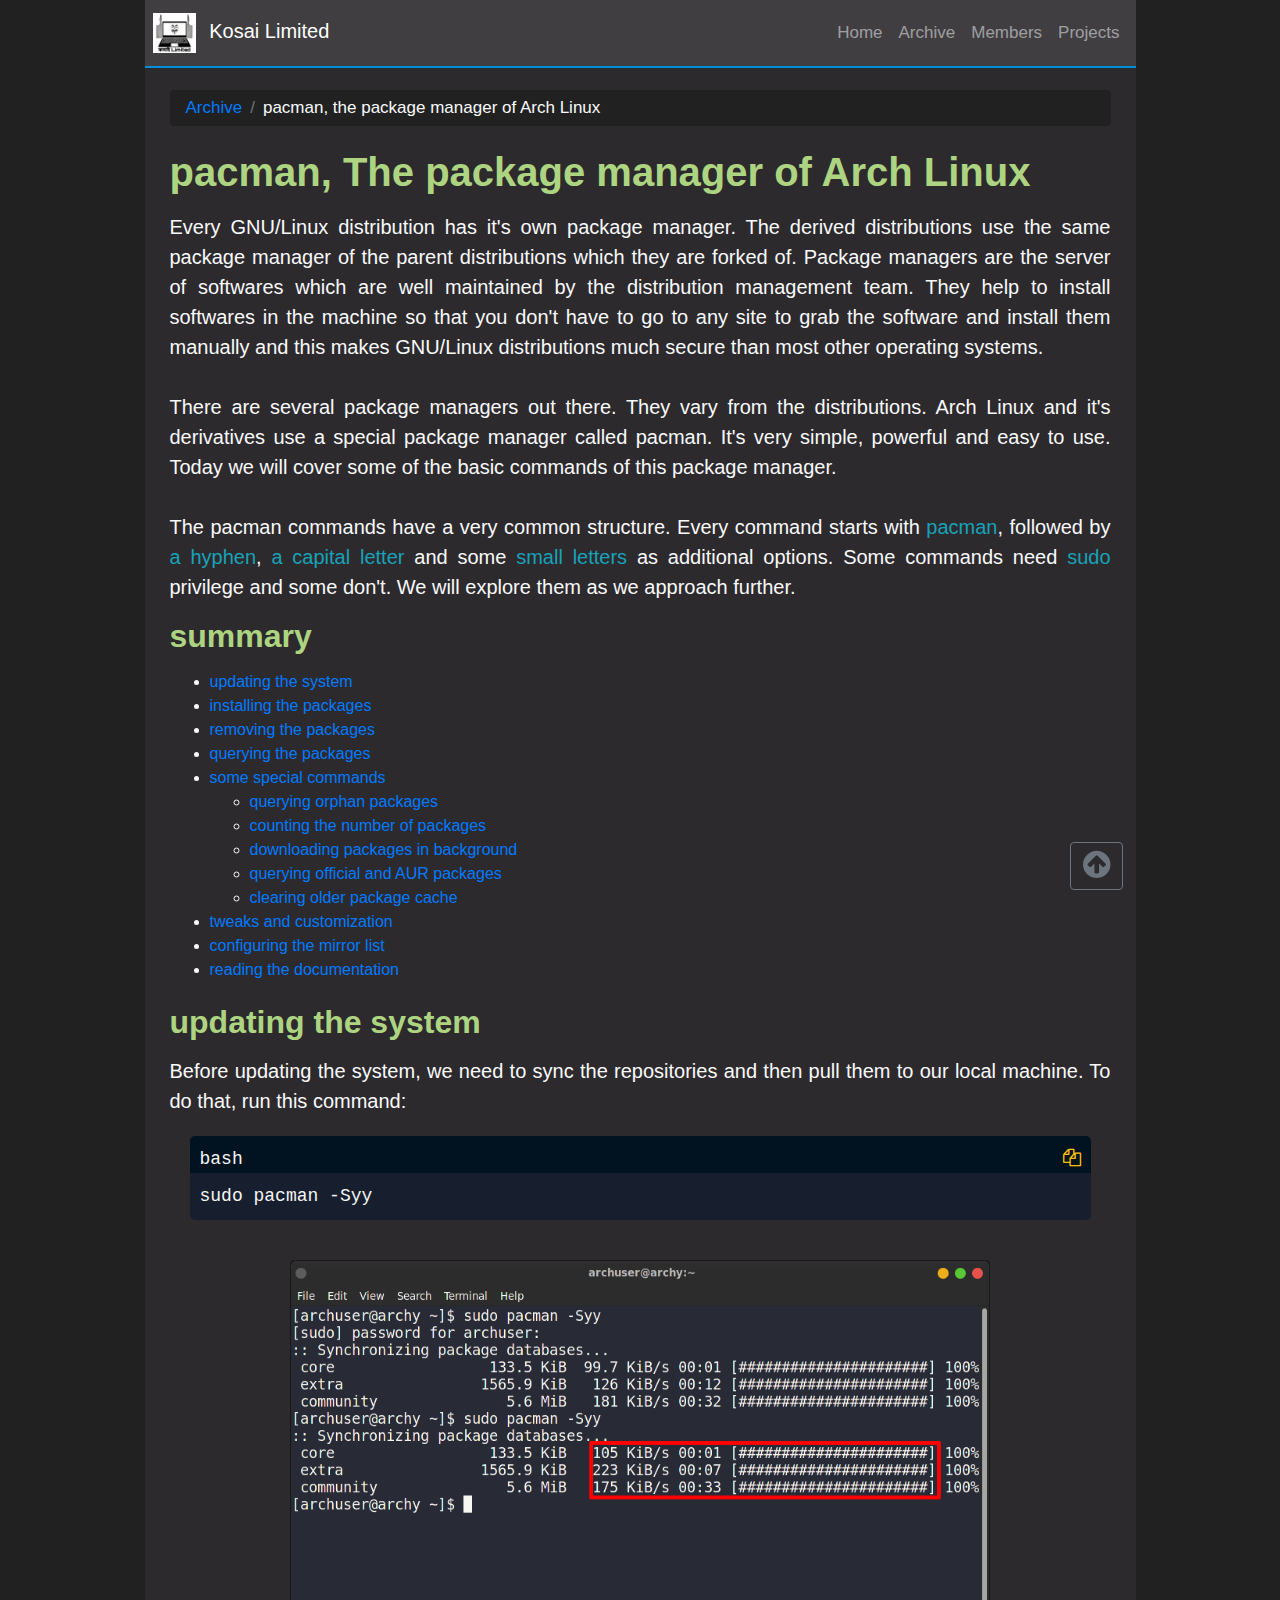
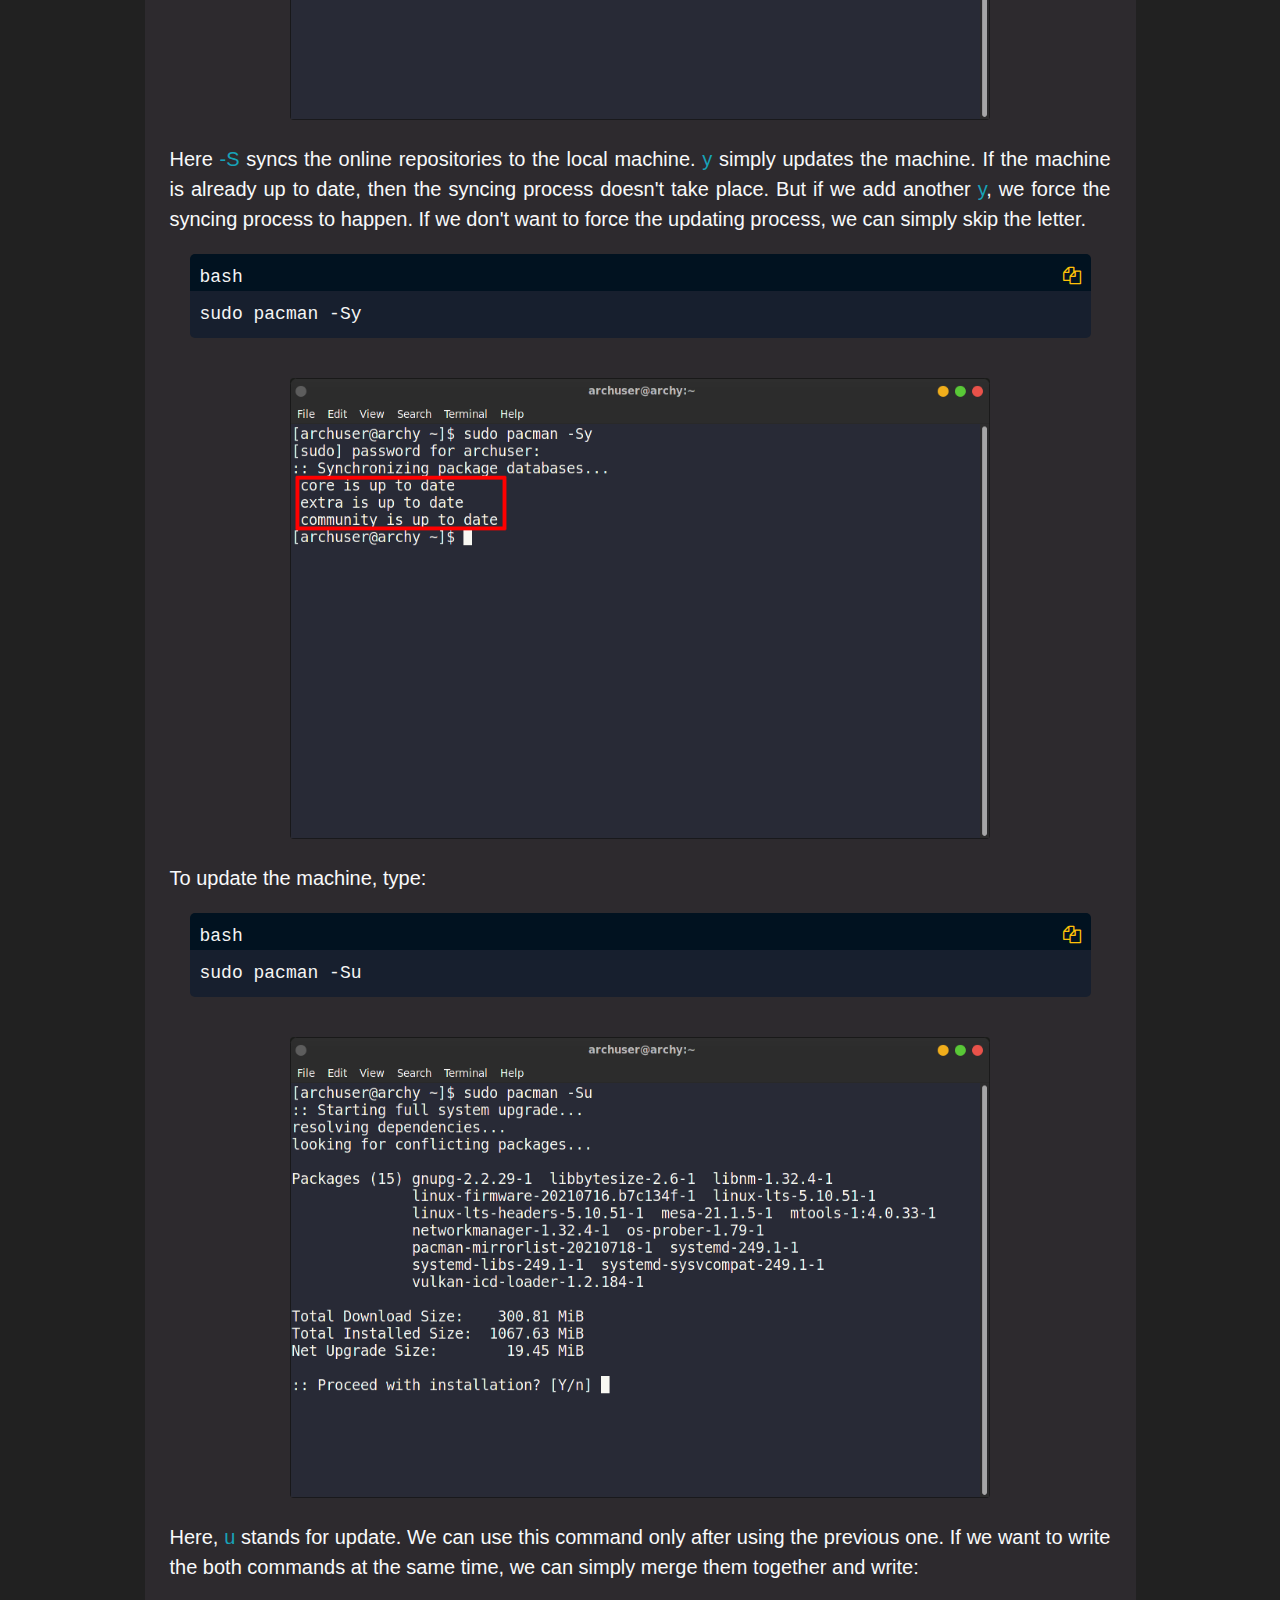
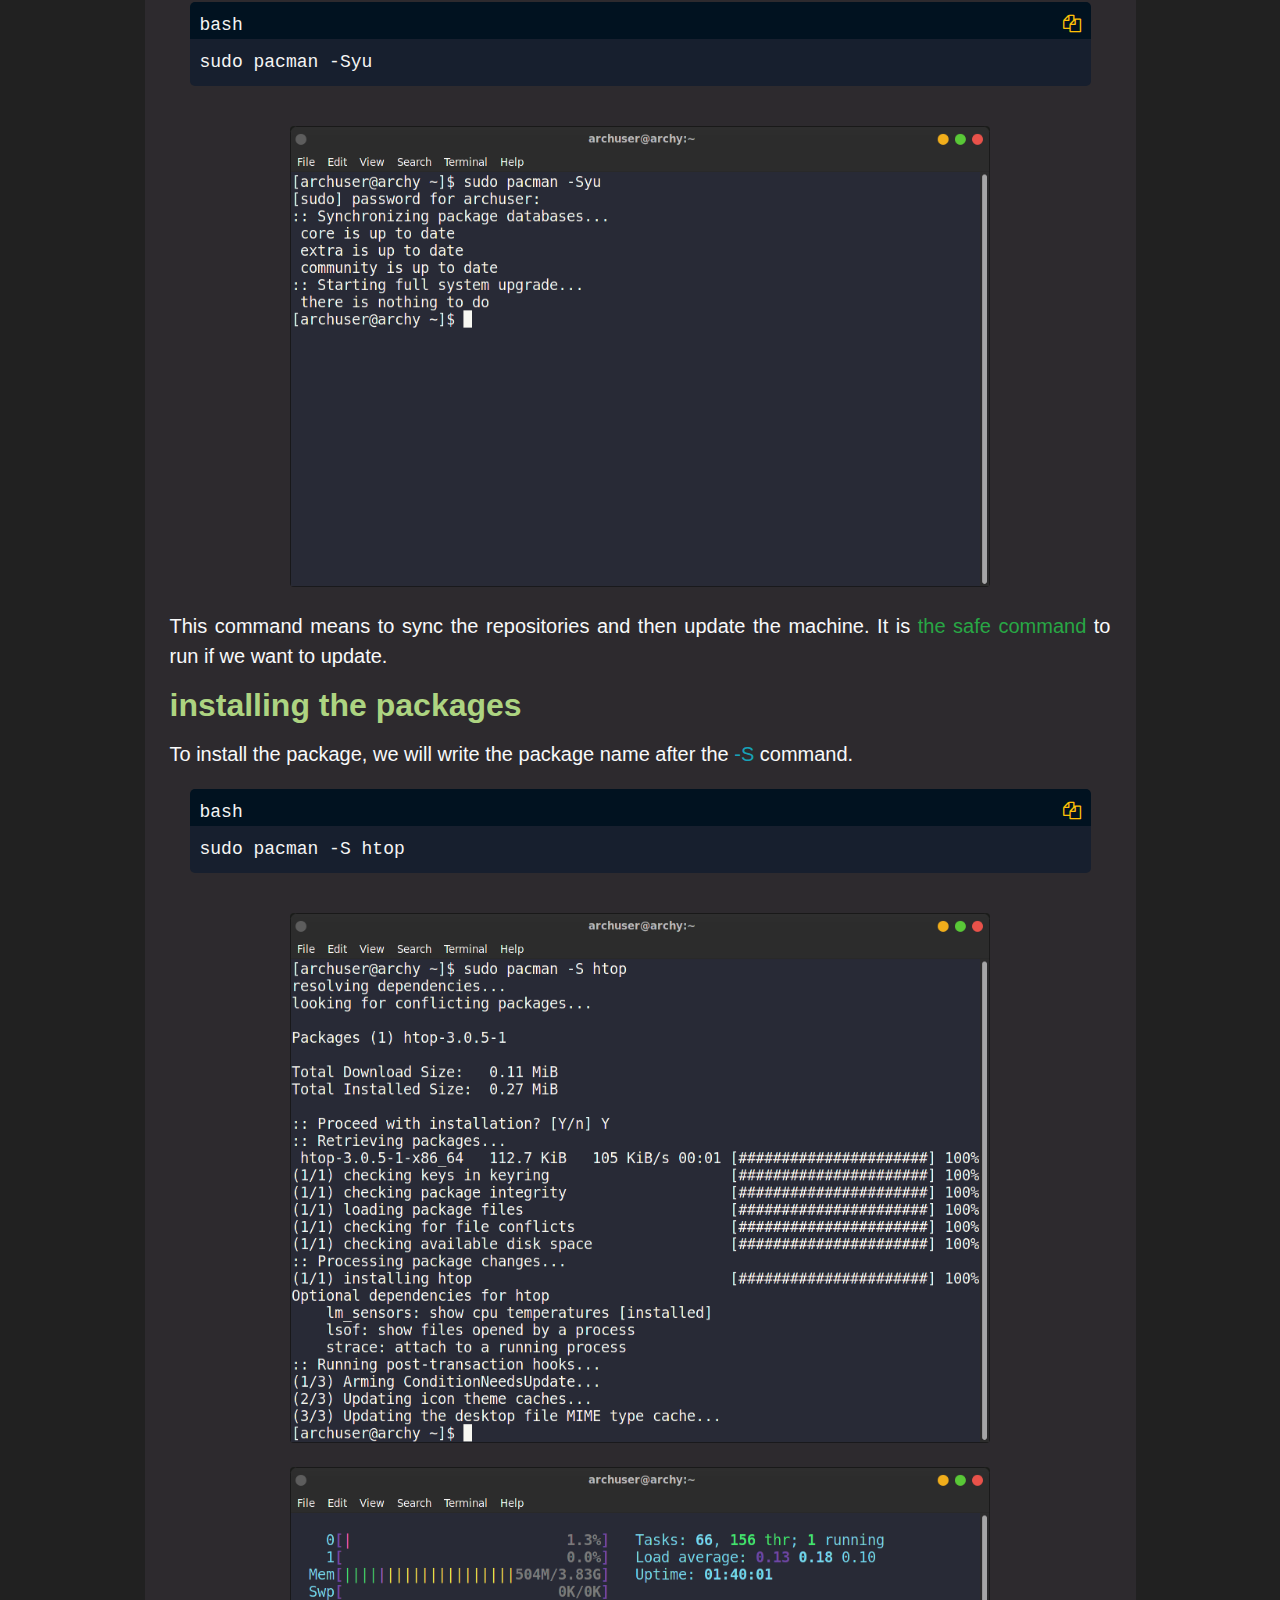
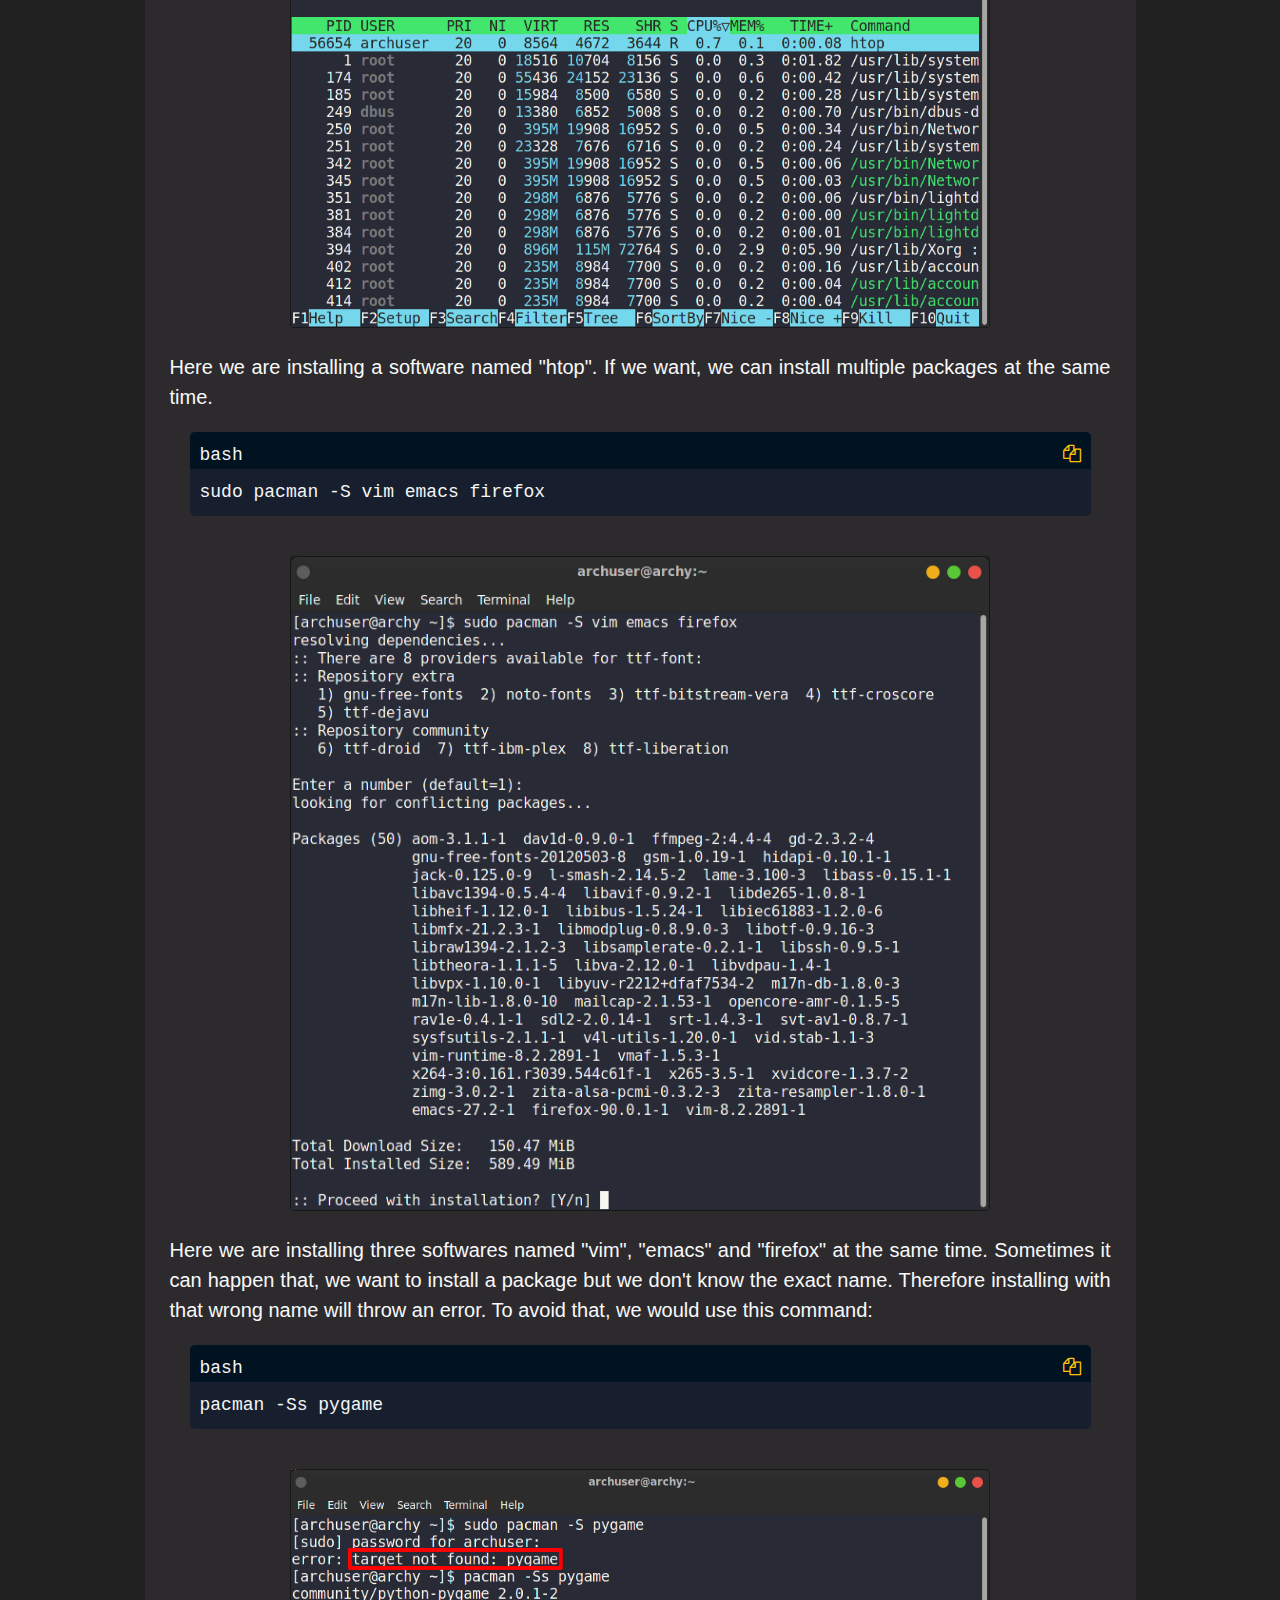
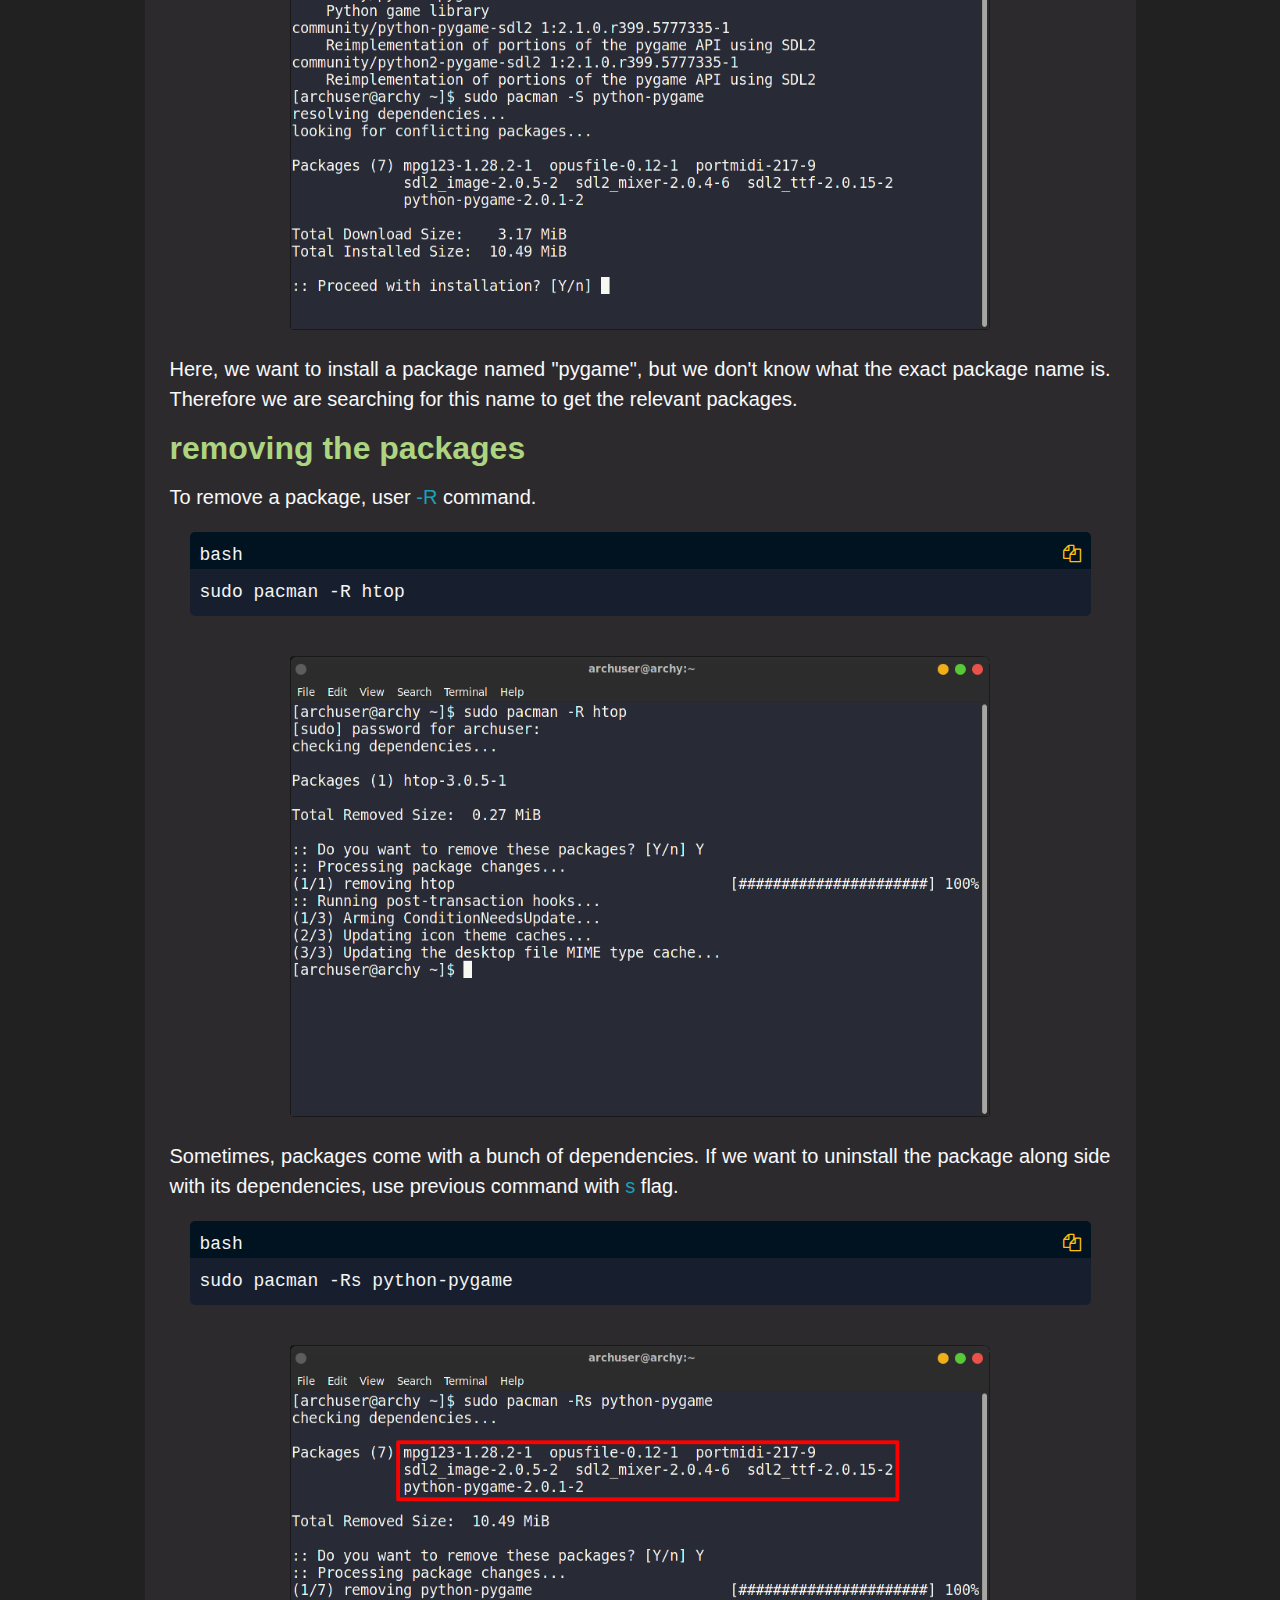
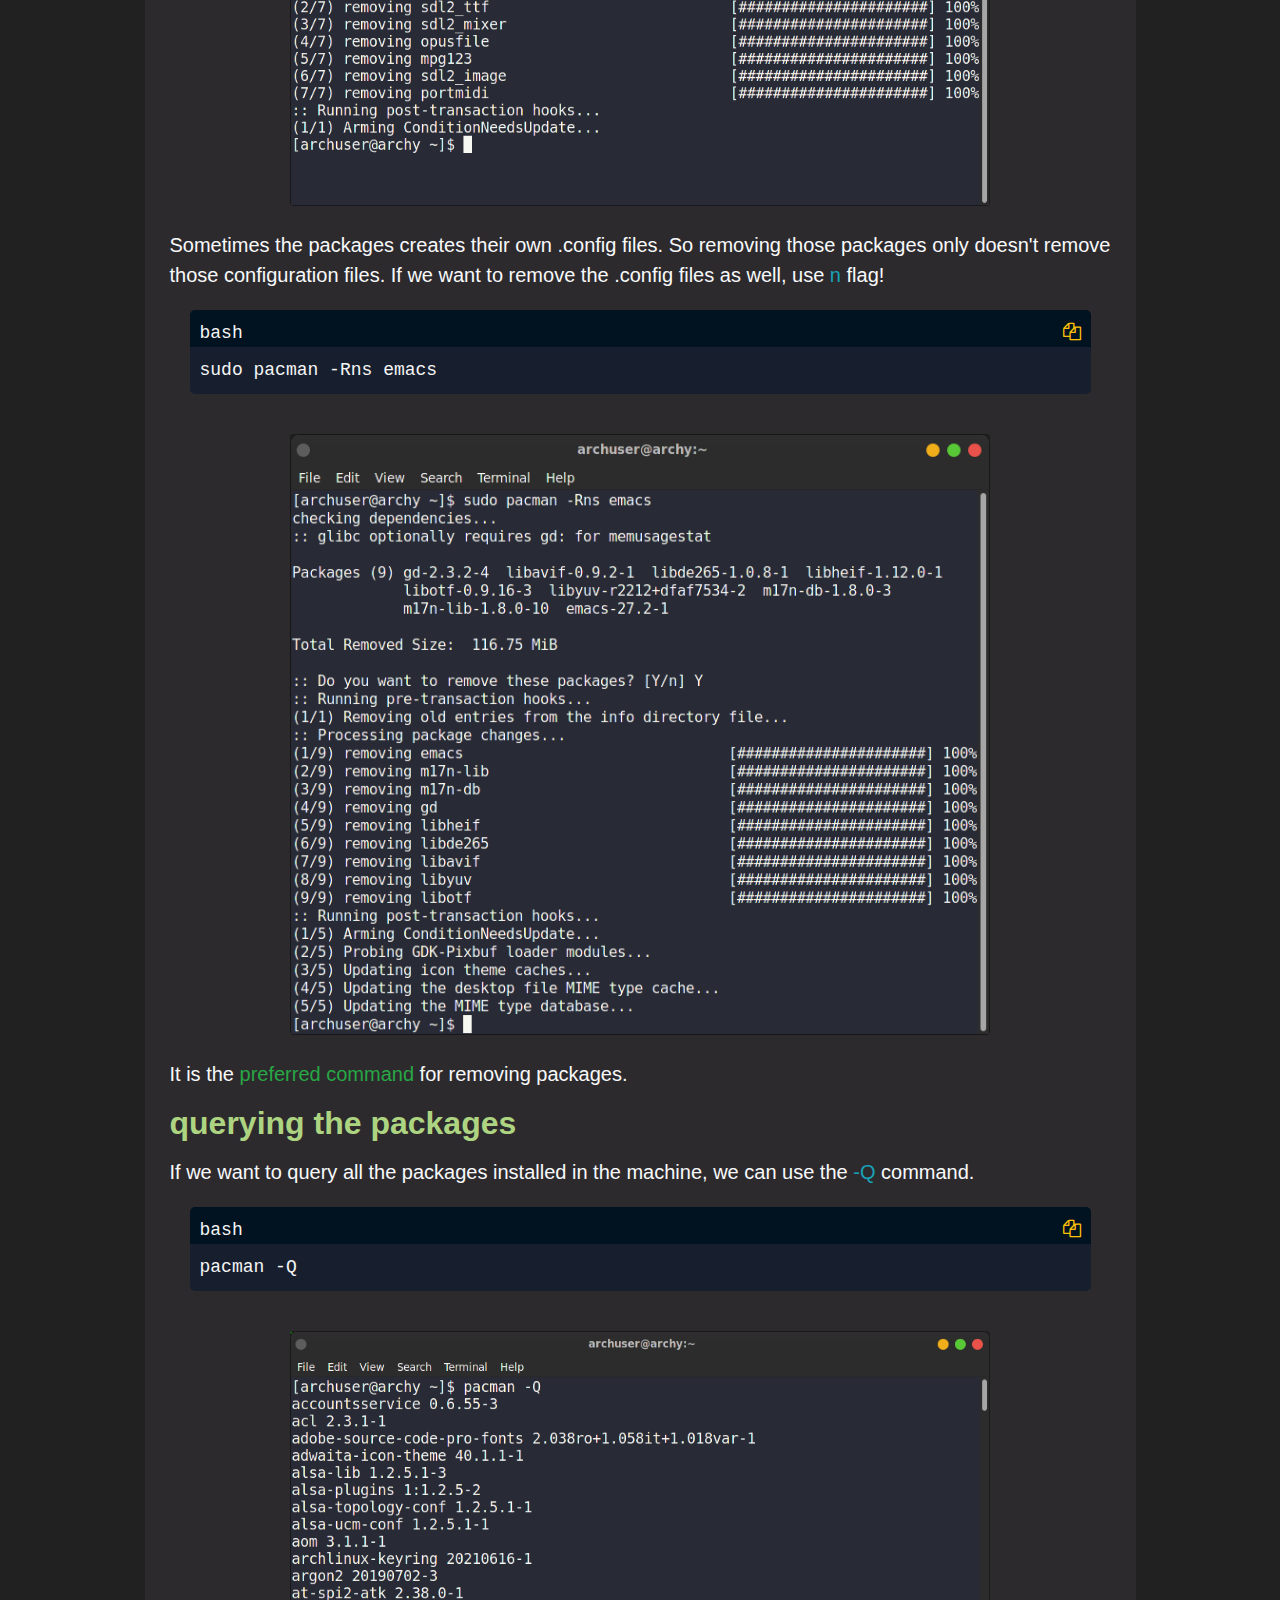
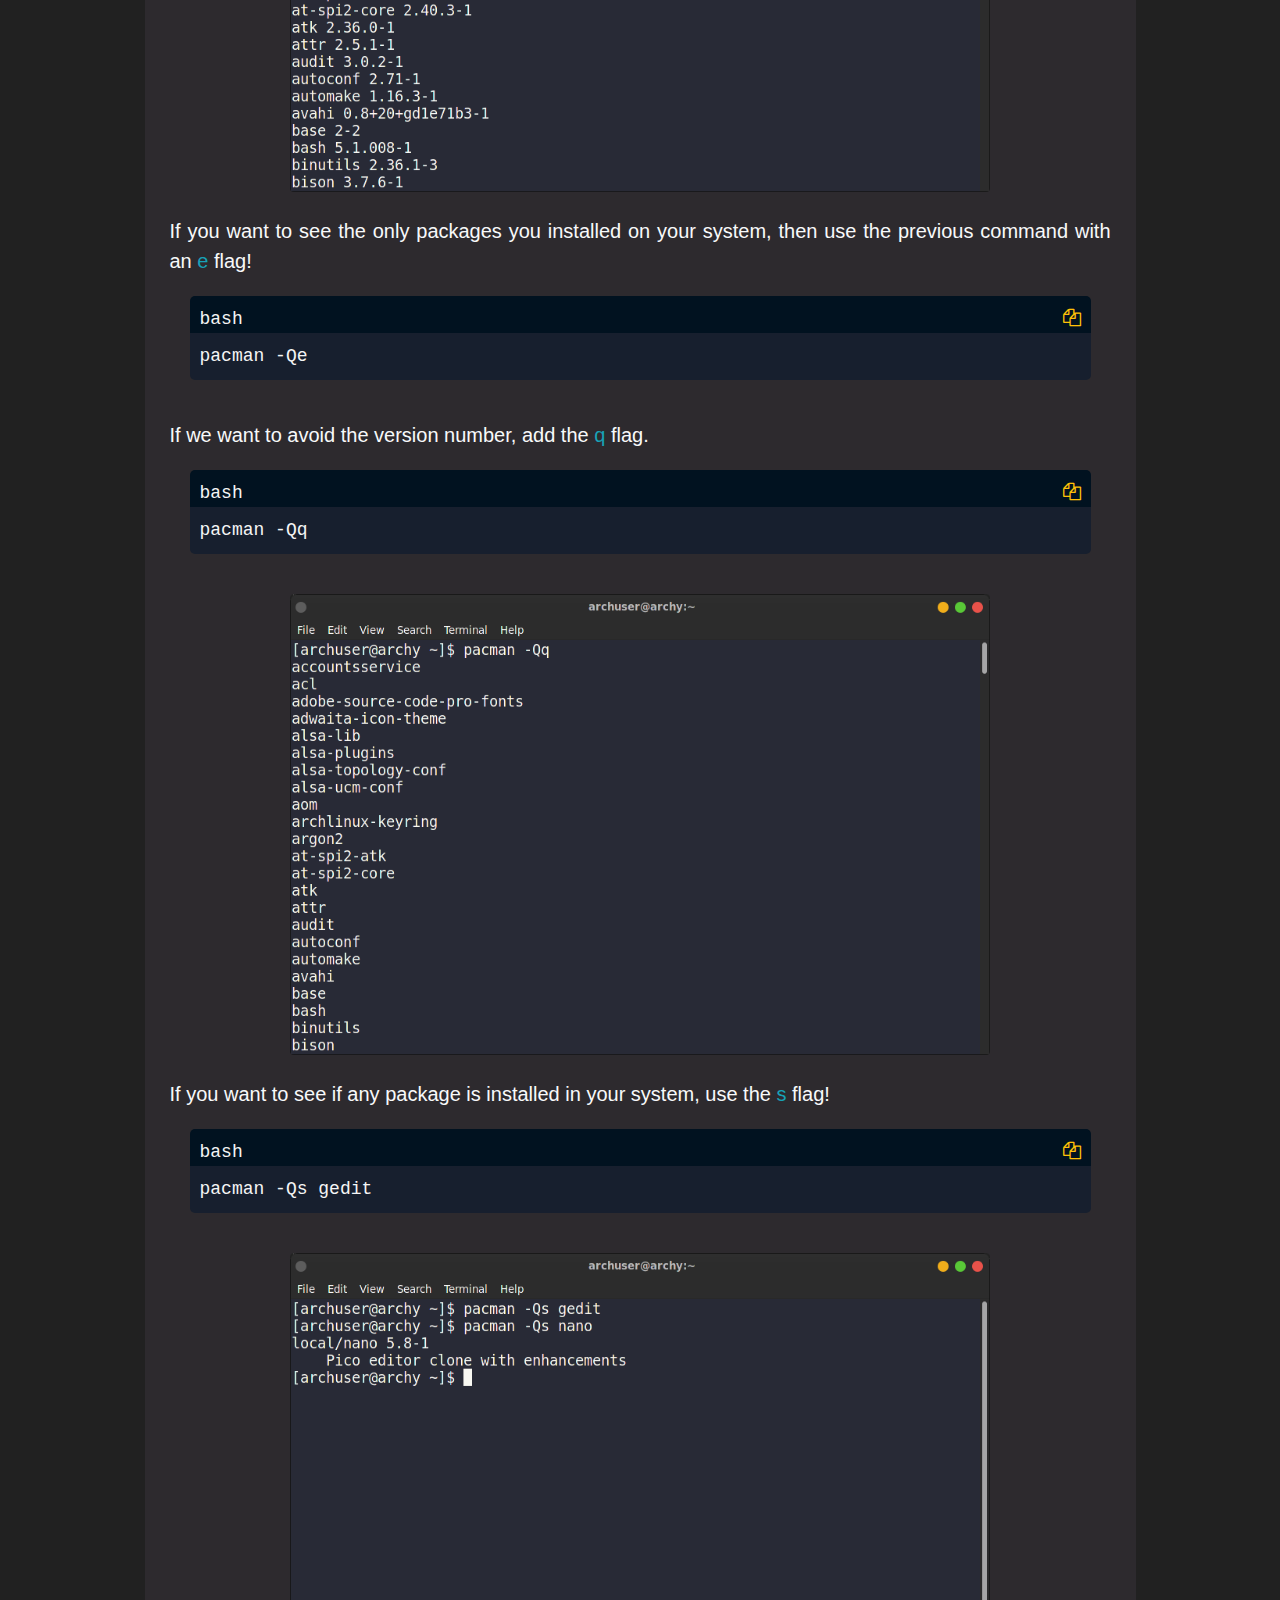
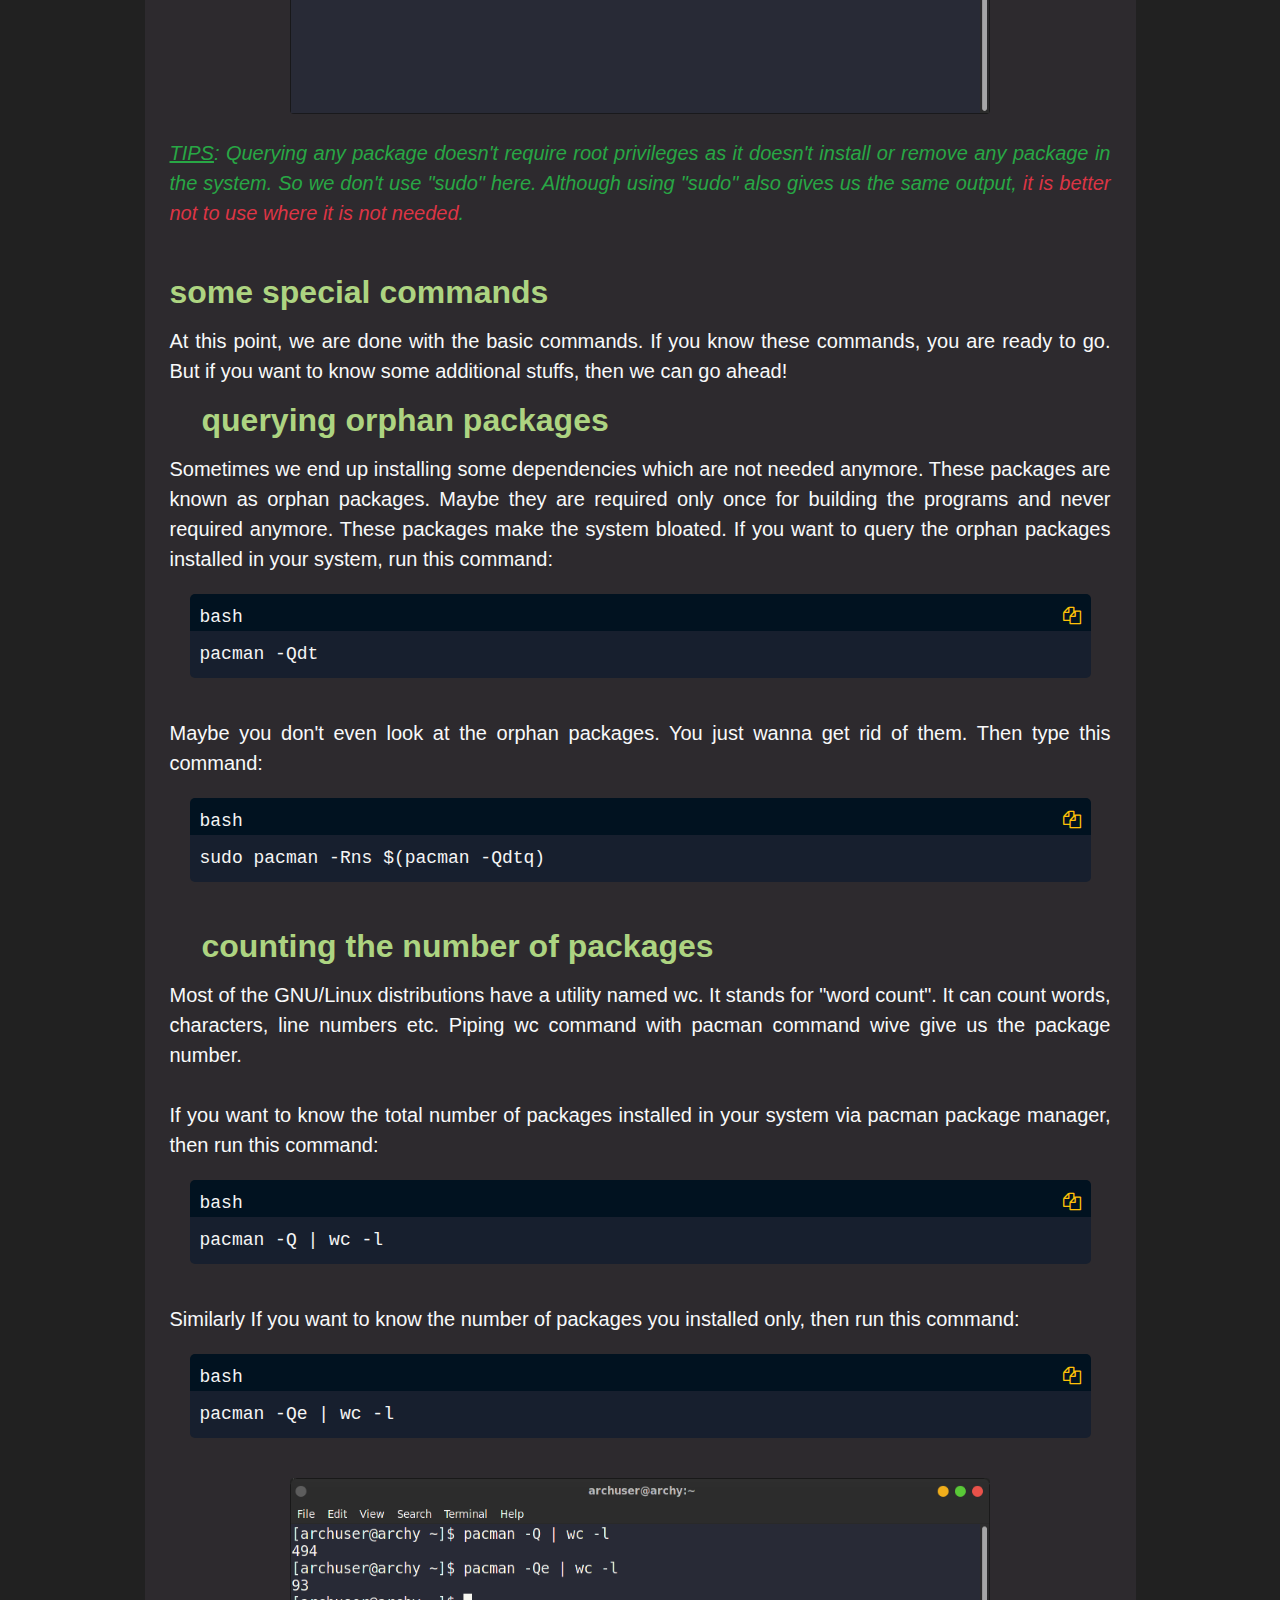
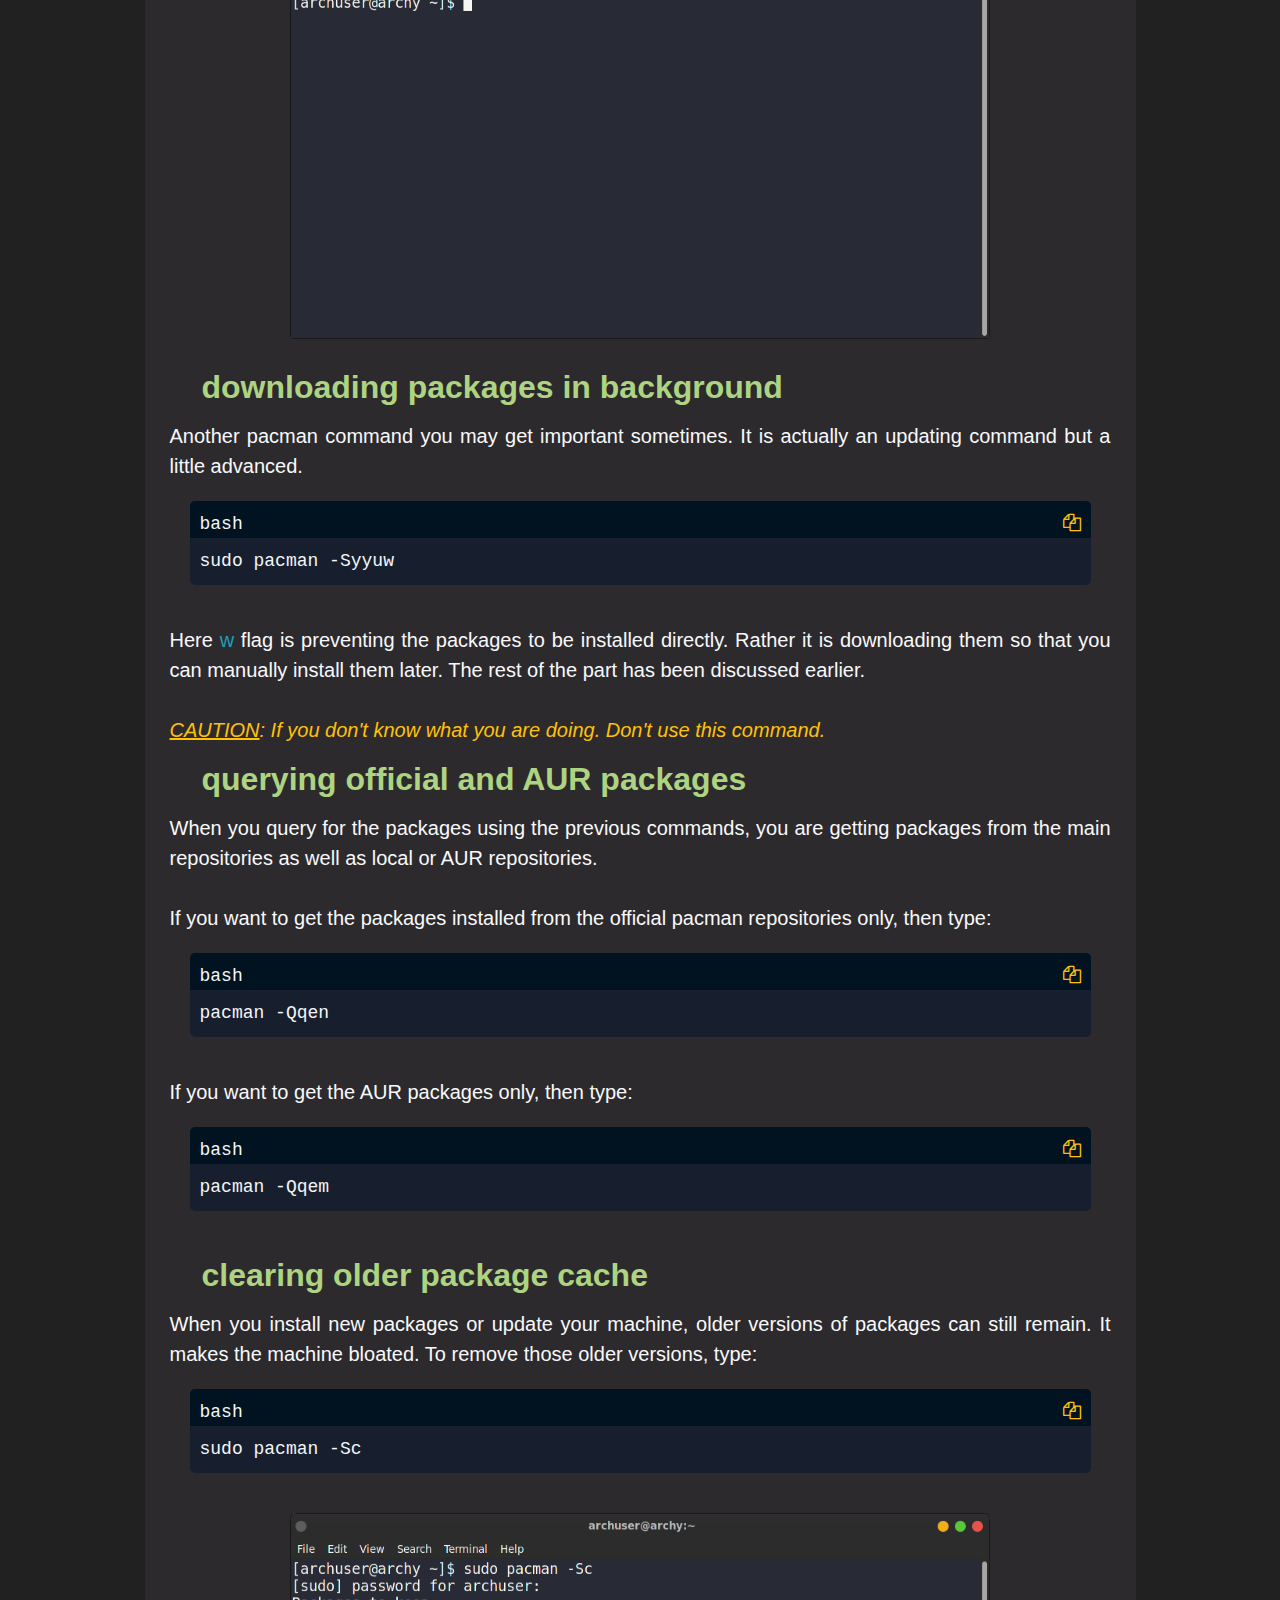
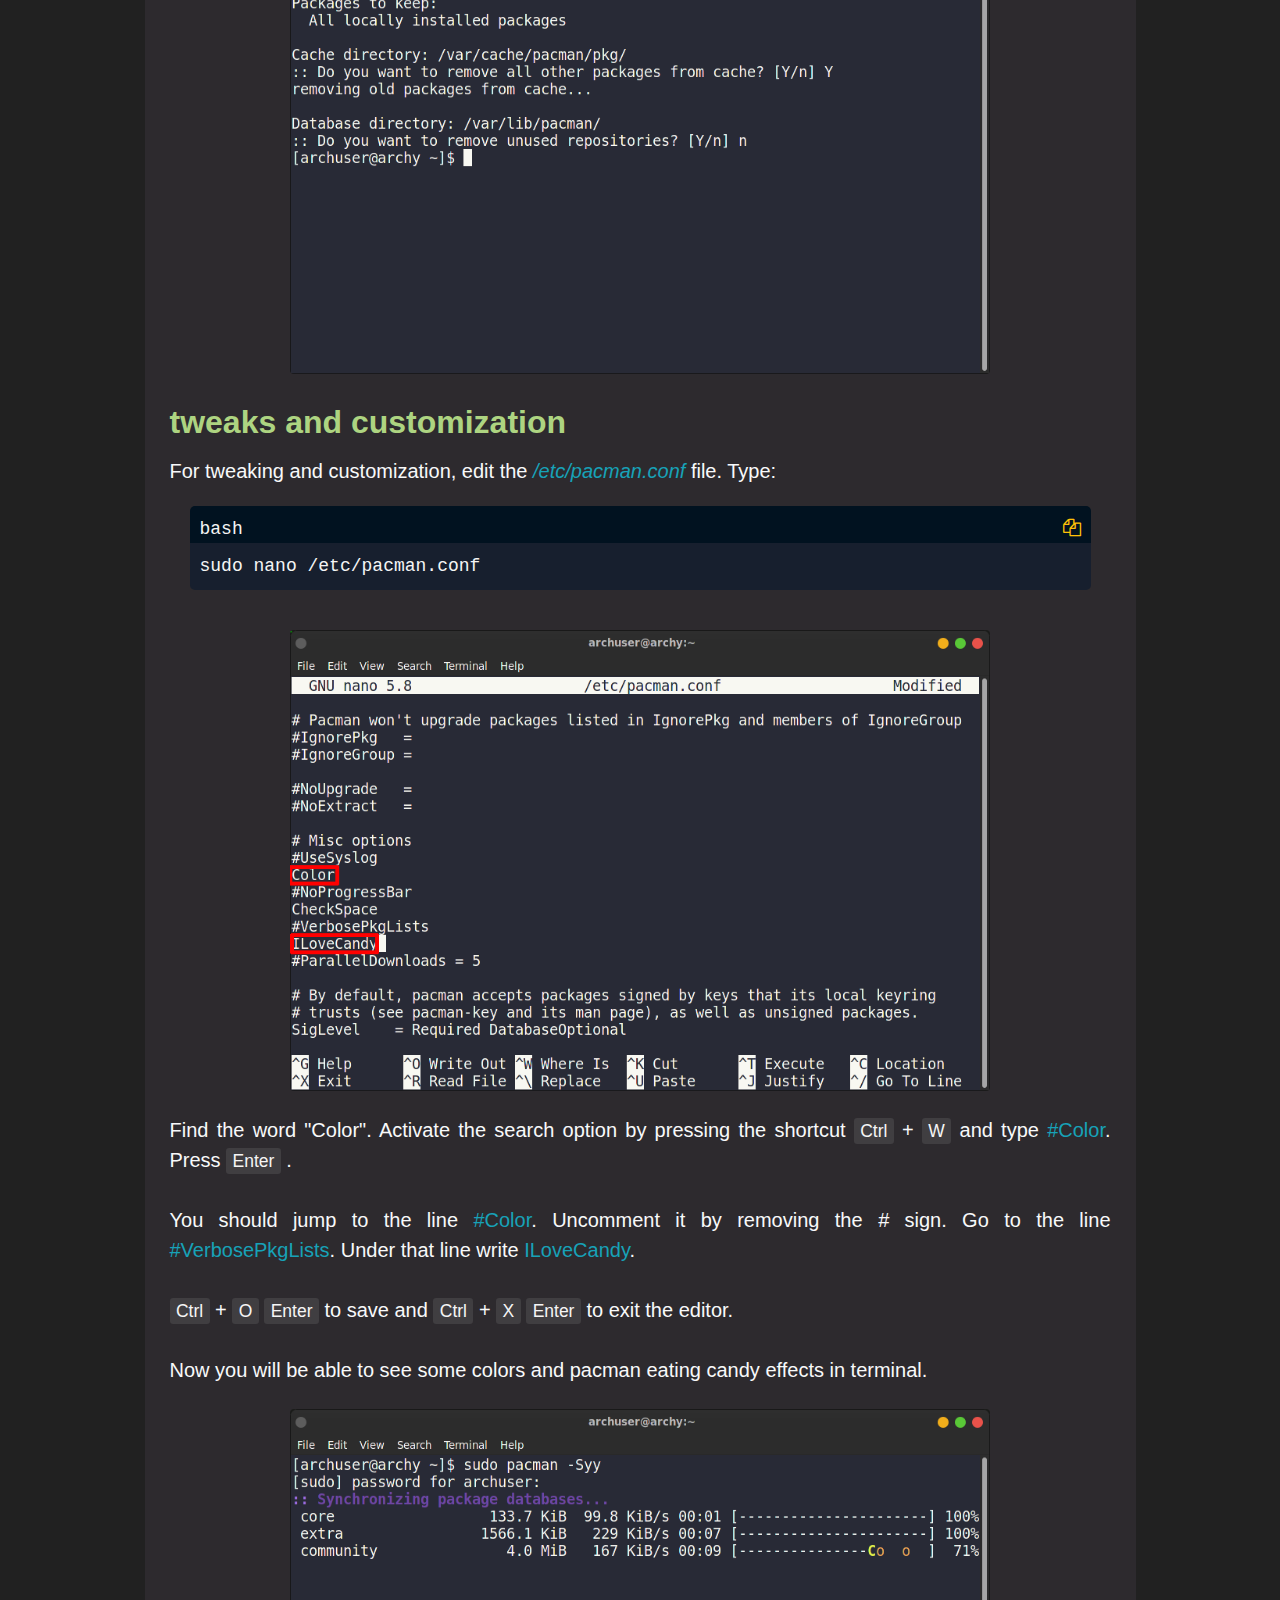
<file: 5_pacman/index.html>
<!DOCTYPE html>
<html lang="en">
	<head>
		<meta charset="utf-8">
		<meta name="viewport" content="width=device-width, initial-scale=1.0">
		<meta http-equiv="X-UA-Compatible" content="ie=edge">
		<title>Kosai Limited</title>
		<link rel="shortcut icon" type="image/x-icon" href="../common/assets/logo.png">
		<link rel="stylesheet" href="../common/css/bootstrap.min.css">
		<link rel="stylesheet" href="../common/awesome/css/font-awesome.min.css">
		<link rel="stylesheet" href="../common/css/navbar-fixed.css">
		<link rel="stylesheet" href="../common/css/scroll.css">
		<link rel="stylesheet" href="../common/css/common.css">
		<link rel="stylesheet" href="style.css">
	</head>
	<body class="text-justify">
		<div id="idk0" class="second-body text-light">

			<!--NAVIGATION BAR-->

			<nav class="custm-nav navbar navbar-dark navbar-expand-md fixed-top">
				<a class="navbar-brand">
					<img height=40px; src="../common/assets/logo.png" alt="">
					<span class="ml-2">Kosai Limited</span>
				</a>
				<button class="navbar-toggler navbar-toggler-right" type="button" data-toggle="collapse" data-target="#hdnv">
					<span class="navbar-toggler-icon"></span>
				</button>
				<div class="collapse navbar-collapse" id="hdnv">
					<ul class="navbar-nav ml-auto">
						<li class="nav-item ml-auto"><a class="nav-link" href="../home/index.html">Home</a></li>
						<li class="nav-item ml-auto"><a class="nav-link" href="../archive/index.html">Archive</a></li>
						<li class="nav-item ml-auto"><a class="nav-link" href="../members/index.html">Members</a></li>
						<li class="nav-item ml-auto"><a class="nav-link" href="../projects/index.html">Projects</a></li>
					</ul>
				</div>
			</nav>

			<!--BREADCRUMB-->
			<div class="inner">
				<ol class="breadcrumb">
					<li class="breadcrumb-item"><a href="../archive/index.html">Archive</a></li>
					<li class="breadcrumb-item">pacman, the package manager of Arch Linux</li>
				</ol>
			</div>

			<span><a class="btn pos kol1 btn-outline-secondary" href="#idk0"><i class="fa fa-2x fa-arrow-circle-up"></i></a></span>

			<div class="headbar">pacman, The package manager of Arch Linux</div>

			Every GNU/Linux distribution has it's own package manager. The derived distributions use the same package manager of the
			parent distributions which they are forked of. Package managers are the server of softwares which are well maintained by
			the distribution management team. They help to install softwares in the machine so that you don't have to go to any site
			to grab the software and install them manually and this makes GNU/Linux distributions much secure than most other operating
			systems.
			<br><br>
			There are several package managers out there. They vary from the distributions. Arch Linux and it's derivatives use a
			special package manager called pacman. It's very simple, powerful and easy to use. Today we will cover some of the basic
			commands of this package manager.
			<br><br>
			The pacman commands have a very common structure. Every command starts with <span class="text-info">pacman</span>, followed
			by <span class="text-info">a hyphen</span>, <span class="text-info">a capital letter</span>  and some
			<span class="text-info">small letters</span> as additional options. Some commands need <span class="text-info">sudo</span>
			privilege and some don't. We will explore them as we approach further.

			<!--SUMMARY-->
			<section id="idk_0" class="font-sm">
				<div class="headbar2">summary</div>
				<ul style="list-style-type:disc;" class="pagee">
					<li><a href="#idk1">updating the system</a></li>
					<li><a href="#idk2">installing the packages</a></li>
					<li><a href="#idk3">removing the packages</a></li>
					<li><a href="#idk4">querying the packages</a></li>
					<li><a href="#idk5">some special commands</a>
						<ul style="list-style-type:circle;" class="pagee">
							<li><a href="#idk5_1">querying orphan packages</a></li>
							<li><a href="#idk5_2">counting the number of packages</a></li>
							<li><a href="#idk5_3">downloading packages in background</a></li>
							<li><a href="#idk5_4">querying official and AUR packages</a></li>
							<li><a href="#idk5_5">clearing older package cache</a></li>
						</ul>
					</li>
					<li><a href="#idk6">tweaks and customization</a></li>
					<li><a href="#idk8">configuring the mirror list</a></li>
					<li><a href="#idk7">reading the documentation</a></li>
				</ul>
			</section>
			
			<section id="idk1">
				<div class="headbar2">updating the system</div>
			
				Before updating the system, we need to sync the repositories and then pull them to our local machine. To do that, run this command:
				
				<div class="hmm1">
					<div class="row">
						<div class="col-6">bash</div>
						<div class="col-6 text-right">
							<a class="text-warning cp" title="copy to clipboard" data-clipboard-target="#cp1_1"><i class="fa fa-copy"></i></a>
						</div>
					</div>
				</div>
				<div class="hmm" id="cp1_1">
					sudo pacman -Syy
				</div>
				<img class="rounded mx-auto my-4 d-none d-md-none d-md-block" src="../5_pacman/assets/1_syy.png" alt="system update" width="700">

				Here <span class="text-info">-S</span> syncs the online repositories to the local machine. <span class="text-info">y</span>
				simply updates the machine. If the machine is already up to date, then the syncing process doesn't take place. But
				if we add another <span class="text-info">y</span>, we force the syncing process to happen. If we don't want to force the
				updating process, we can simply skip the letter.

				<div class="hmm1">
					<div class="row">
						<div class="col-6">bash</div>
						<div class="col-6 text-right">
							<a class="text-warning cp" title="copy to clipboard" data-clipboard-target="#cp1_2"><i class="fa fa-copy"></i></a>
						</div>
					</div>
				</div>
				<div class="hmm" id="cp1_2">
					sudo pacman -Sy
				</div>
				<img class="rounded mx-auto my-4 d-none d-md-block" src="../5_pacman/assets/2_sy.png" alt="system update" width="700">

				To update the machine, type:

				<div class="hmm1">
					<div class="row">
						<div class="col-6">bash</div>
						<div class="col-6 text-right">
							<a class="text-warning cp" title="copy to clipboard" data-clipboard-target="#cp1_3"><i class="fa fa-copy"></i></a>
						</div>
					</div>
				</div>
				<div class="hmm" id="cp1_3">
					sudo pacman -Su
				</div>
				<img class="rounded mx-auto my-4 d-none d-md-block" src="../5_pacman/assets/3_su.png" alt="system update" width="700">

				Here, <span class="text-info">u</span> stands for update. We can use this command only after using the previous one.
				If we want to write the both commands at the same time, we can simply merge them together and write:

				<div class="hmm1">
					<div class="row">
						<div class="col-6">bash</div>
						<div class="col-6 text-right">
							<a class="text-warning cp" title="copy to clipboard" data-clipboard-target="#cp1_4"><i class="fa fa-copy"></i></a>
						</div>
					</div>
				</div>
				<div class="hmm" id="cp1_4">
					sudo pacman -Syu
				</div>
				<img class="rounded mx-auto my-4 d-none d-md-block" src="../5_pacman/assets/4_syu.png" alt="system update" width="700">

				This command means to sync the repositories and then update the machine. It is <span class="text-success">the safe
				command</span> to run if we want to update.

			</section>

			<section id="idk2">
				<div class="headbar2">installing the packages</div>
			
				To install the package, we will write the package name after the <span class="text-info">-S</span> command.
				
				<div class="hmm1">
					<div class="row">
						<div class="col-6">bash</div>
						<div class="col-6 text-right">
							<a class="text-warning cp" title="copy to clipboard" data-clipboard-target="#cp2_1"><i class="fa fa-copy"></i></a>
						</div>
					</div>
				</div>
				<div class="hmm" id="cp2_1">
					sudo pacman -S htop
				</div>
				<img class="rounded mx-auto my-4 d-none d-md-block" src="../5_pacman/assets/5_s.png" alt="system update" width="700">
				<img class="rounded mx-auto my-4 d-none d-md-block" src="../5_pacman/assets/6_htop.png" alt="system update" width="700">

				Here we are installing a software named "htop". If we want, we can install multiple packages at the same time.
				
				<div class="hmm1">
					<div class="row">
						<div class="col-6">bash</div>
						<div class="col-6 text-right">
							<a class="text-warning cp" title="copy to clipboard" data-clipboard-target="#cp2_2"><i class="fa fa-copy"></i></a>
						</div>
					</div>
				</div>
				<div class="hmm" id="cp2_2">
					sudo pacman -S vim emacs firefox
				</div>
				<img class="rounded mx-auto my-4 d-none d-md-block" src="../5_pacman/assets/7_firefox.png" alt="system update" width="700">

				Here we are installing three softwares named "vim", "emacs" and "firefox" at the same time.

				Sometimes it can happen that, we want to install a package but we don't know the exact name. Therefore
				installing with that wrong name will throw an error. To avoid that, we would use this command:

				<div class="hmm1">
					<div class="row">
						<div class="col-6">bash</div>
						<div class="col-6 text-right">
							<a class="text-warning cp" title="copy to clipboard" data-clipboard-target="#cp2_3"><i class="fa fa-copy"></i></a>
						</div>
					</div>
				</div>
				<div class="hmm" id="cp2_3">
					pacman -Ss pygame
				</div>
				<img class="rounded mx-auto my-4 d-none d-md-block" src="../5_pacman/assets/8_pygame.png" alt="system update" width="700">

				Here, we want to install a package named "pygame", but we don't know what the exact package name is. Therefore we are
				searching for this name to get the relevant packages.

			</section>

			<section id="idk3">
				<div class="headbar2">removing the packages</div>
			
				To remove a package, user <span class="text-info">-R</span> command.
				
				<div class="hmm1">
					<div class="row">
						<div class="col-6">bash</div>
						<div class="col-6 text-right">
							<a class="text-warning cp" title="copy to clipboard" data-clipboard-target="#cp3_1"><i class="fa fa-copy"></i></a>
						</div>
					</div>
				</div>
				<div class="hmm" id="cp3_1">
					sudo pacman -R htop
				</div>
				<img class="rounded mx-auto my-4 d-none d-md-block" src="../5_pacman/assets/9_s.png" alt="system update" width="700">

				Sometimes, packages come with a bunch of dependencies. If we want to uninstall the package along side with its
				dependencies, use previous command with <span class="text-info">s</span> flag.

				<div class="hmm1">
					<div class="row">
						<div class="col-6">bash</div>
						<div class="col-6 text-right">
							<a class="text-warning cp" title="copy to clipboard" data-clipboard-target="#cp3_2"><i class="fa fa-copy"></i></a>
						</div>
					</div>
				</div>
				<div class="hmm" id="cp3_2">
					sudo pacman -Rs python-pygame
				</div>
				<img class="rounded mx-auto my-4 d-none d-md-block" src="../5_pacman/assets/10_rs.png" alt="system update" width="700">

				Sometimes the packages creates their own .config files. So removing those packages only doesn't remove those configuration files. If we
				want to remove the .config files as well, use <span class="text-info">n</span> flag!

				<div class="hmm1">
					<div class="row">
						<div class="col-6">bash</div>
						<div class="col-6 text-right">
							<a class="text-warning cp" title="copy to clipboard" data-clipboard-target="#cp3_3"><i class="fa fa-copy"></i></a>
						</div>
					</div>
				</div>
				<div class="hmm" id="cp3_3">
					sudo pacman -Rns emacs
				</div>
				<img class="rounded mx-auto my-4 d-none d-md-block" src="../5_pacman/assets/11_rns.png" alt="system update" width="700">

				It is the <span class="text-success">preferred command</span> for removing packages.

			</section>

			<section id="idk4">
				<div class="headbar2">querying the packages</div>
			
				If we want to query all the packages installed in the machine, we can use the <span class="text-info">-Q</span> command.
				
				<div class="hmm1">
					<div class="row">
						<div class="col-6">bash</div>
						<div class="col-6 text-right">
							<a class="text-warning cp" title="copy to clipboard" data-clipboard-target="#cp4_1"><i class="fa fa-copy"></i></a>
						</div>
					</div>
				</div>
				<div class="hmm" id="cp4_1">
					pacman -Q
				</div>
				<img class="rounded mx-auto my-4 d-none d-md-block" src="../5_pacman/assets/12_q.png" alt="system update" width="700">

				If you want to see the only packages you installed on your system, then use the previous command with an
				<span class="text-info">e</span> flag!

				<div class="hmm1">
					<div class="row">
						<div class="col-6">bash</div>
						<div class="col-6 text-right">
							<a class="text-warning cp" title="copy to clipboard" data-clipboard-target="#cp4_2"><i class="fa fa-copy"></i></a>
						</div>
					</div>
				</div>
				<div class="hmm" id="cp4_2">
					pacman -Qe
				</div>

				If we want to avoid the version number, add the <span class="text-info">q</span> flag.
				
				<div class="hmm1">
					<div class="row">
						<div class="col-6">bash</div>
						<div class="col-6 text-right">
							<a class="text-warning cp" title="copy to clipboard" data-clipboard-target="#cp4_3"><i class="fa fa-copy"></i></a>
						</div>
					</div>
				</div>
				<div class="hmm" id="cp4_3">
					pacman -Qq
				</div>
				<img class="rounded mx-auto my-4 d-none d-md-block" src="../5_pacman/assets/13_qq.png" alt="system update" width="700">

				If you want to see if any package is installed in your system, use the <span class="text-info">s</span> flag!

				<div class="hmm1">
					<div class="row">
						<div class="col-6">bash</div>
						<div class="col-6 text-right">
							<a class="text-warning cp" title="copy to clipboard" data-clipboard-target="#cp4_4"><i class="fa fa-copy"></i></a>
						</div>
					</div>
				</div>
				<div class="hmm" id="cp4_4">
					pacman -Qs gedit
				</div>
				<img class="rounded mx-auto my-4 d-none d-md-block" src="../5_pacman/assets/14_qs.png" alt="system update" width="700">

				<div class="text-success font-italic">
					<u>TIPS</u>: Querying any package doesn't require root privileges as it doesn't install or remove any package in the system. So
					we don't use "sudo" here. Although using "sudo" also gives us the same output, <span class="text-danger">it is better not to use
					where it is not needed</span>.
				</div><br>

			</section>

			<section id="idk5">
				<div class="headbar2">some special commands</div>
			
				At this point, we are done with the basic commands. If you know these commands, you are ready to go. But if you want to know some
				additional stuffs, then we can go ahead!
				
				<section id="idk5_1">
					<div class="headbar2" style="margin-left:2rem;">querying orphan packages</div>

					Sometimes we end up installing some dependencies which are not needed anymore. These packages are known as orphan packages. Maybe
					they are required only once for building the programs and never required anymore. These packages make the system bloated. If you
					want to query the orphan packages installed in your system, run this command: 
					
					<div class="hmm1">
						<div class="row">
							<div class="col-6">bash</div>
							<div class="col-6 text-right">
								<a class="text-warning cp" title="copy to clipboard" data-clipboard-target="#cp5_1_1"><i class="fa fa-copy"></i></a>
							</div>
						</div>
					</div>
					<div class="hmm" id="cp5_1_1">
						pacman -Qdt
					</div>

					Maybe you don't even look at the orphan packages. You just wanna get rid of them. Then type this command:

					<div class="hmm1">
						<div class="row">
							<div class="col-6">bash</div>
							<div class="col-6 text-right">
								<a class="text-warning cp" title="copy to clipboard" data-clipboard-target="#cp5_1_2"><i class="fa fa-copy"></i></a>
							</div>
						</div>
					</div>
					<div class="hmm" id="cp5_1_2">
						sudo pacman -Rns $(pacman -Qdtq)
					</div>
				</section>

				<section id="idk5_2">
					<div class="headbar2" style="margin-left:2rem;">counting the number of packages</div>

					Most of the GNU/Linux distributions have a utility named wc. It stands for "word count". It can count words, characters, line numbers
					etc. Piping wc command with pacman command wive give us the package number.
					<br><br>
					If you want to know the total number of packages installed in your system via pacman package manager, then run this command:

					<div class="hmm1">
						<div class="row">
							<div class="col-6">bash</div>
							<div class="col-6 text-right">
								<a class="text-warning cp" title="copy to clipboard" data-clipboard-target="#cp5_2_1"><i class="fa fa-copy"></i></a>
							</div>
						</div>
					</div>
					<div class="hmm" id="cp5_2_1">
						pacman -Q | wc -l
					</div>

					Similarly If you want to know the number of packages you installed only, then run this command:

					<div class="hmm1">
						<div class="row">
							<div class="col-6">bash</div>
							<div class="col-6 text-right">
								<a class="text-warning cp" title="copy to clipboard" data-clipboard-target="#cp5_2_2"><i class="fa fa-copy"></i></a>
							</div>
						</div>
					</div>
					<div class="hmm" id="cp5_2_2">
						pacman -Qe | wc -l
					</div>
					<img class="rounded mx-auto my-4 d-none d-md-block" src="../5_pacman/assets/15_wc.png" alt="system update" width="700">
				</section>

				<section id="idk5_3">
					<div class="headbar2" style="margin-left:2rem;">downloading packages in background</div>

					Another pacman command you may get important sometimes. It is actually an updating command but a little advanced.

					<div class="hmm1">
						<div class="row">
							<div class="col-6">bash</div>
							<div class="col-6 text-right">
								<a class="text-warning cp" title="copy to clipboard" data-clipboard-target="#cp5_3_1"><i class="fa fa-copy"></i></a>
							</div>
						</div>
					</div>
					<div class="hmm" id="cp5_3_1">
						sudo pacman -Syyuw
					</div>

					Here <span class="text-info">w</span> flag is preventing the packages to be installed directly. Rather it is downloading them so that you can manually install them
					later. The rest of the part has been discussed earlier.
					<br><br>
					<div class="text-warning font-italic">
						<u>CAUTION</u>: If you don't know what you are doing. Don't use this command.
					</div>
				</section>

				<section id="idk5_4">
					<div class="headbar2" style="margin-left:2rem;">querying official and AUR packages</div>

					When you query for the packages using the previous commands, you are getting packages from the main repositories as well as local or AUR repositories.
					<br><br>
					If you want to get the packages installed from the official pacman repositories only, then type:

					<div class="hmm1">
						<div class="row">
							<div class="col-6">bash</div>
							<div class="col-6 text-right">
								<a class="text-warning cp" title="copy to clipboard" data-clipboard-target="#cp5_4_1"><i class="fa fa-copy"></i></a>
							</div>
						</div>
					</div>
					<div class="hmm" id="cp5_4_1">
						pacman -Qqen
					</div>

					If you want to get the AUR packages only, then type:

					<div class="hmm1">
						<div class="row">
							<div class="col-6">bash</div>
							<div class="col-6 text-right">
								<a class="text-warning cp" title="copy to clipboard" data-clipboard-target="#cp5_4_2"><i class="fa fa-copy"></i></a>
							</div>
						</div>
					</div>
					<div class="hmm" id="cp5_4_2">
						pacman -Qqem
					</div>
				</section>

				<section id="idk5_5">
					<div class="headbar2" style="margin-left:2rem;">clearing older package cache</div>

					When you install new packages or update your machine, older versions of packages can still remain. It makes the machine bloated. To remove those older versions, type:

					<div class="hmm1">
						<div class="row">
							<div class="col-6">bash</div>
							<div class="col-6 text-right">
								<a class="text-warning cp" title="copy to clipboard" data-clipboard-target="#cp5_5_1"><i class="fa fa-copy"></i></a>
							</div>
						</div>
					</div>
					<div class="hmm" id="cp5_5_1">
						sudo pacman -Sc
					</div>
					<img class="rounded mx-auto my-4 d-none d-md-block" src="../5_pacman/assets/16_sc.png" alt="system update" width="700">
				</section>
			</section>

			<section id="idk6">
				<div class="headbar2">tweaks and customization</div>
			
				For tweaking and customization, edit the <span class="text-info font-italic">/etc/pacman.conf</span>
				file. Type:
				
				<div class="hmm1">
					<div class="row">
						<div class="col-6">bash</div>
						<div class="col-6 text-right">
							<a class="text-warning cp" title="copy to clipboard" data-clipboard-target="#cp6_1"><i class="fa fa-copy"></i></a>
						</div>
					</div>
				</div>
				<div class="hmm" id="cp6_1">
					sudo nano /etc/pacman.conf
				</div>
				<img class="rounded mx-auto my-4 d-none d-md-block" src="../5_pacman/assets/17_conf.png" alt="system update" width="700">
				
				Find the word "Color". Activate the search option by pressing the shortcut <span class="kbd">Ctrl</span> + <span class="kbd">W</span>
				and type <span class="text-info">#Color</span>. Press <span class="kbd">Enter</span> .
				<br><br>
				You should jump to the line <span class="text-info">#Color</span>. Uncomment it by removing the <i>#</i> sign. Go to the line
				<span class="text-info">#VerbosePkgLists</span>. Under that line write <span class="text-info">ILoveCandy</span>.
				<br><br>
				<span class="kbd">Ctrl</span> + <span class="kbd">O</span> <span class="kbd">Enter</span> to save and <span class="kbd">Ctrl</span> +
				<span class="kbd">X</span> <span class="kbd">Enter</span> to exit the editor.
				<br><br>
				Now you will be able to see some colors and pacman eating candy effects in terminal.

				<img class="rounded mx-auto my-4 d-none d-md-block" src="../5_pacman/assets/20_color.png" alt="system update" width="700">
			</section>

			<section id="idk8">
				<div class="headbar2">configuring the mirror list</div>
			
				Sometimes you may get your internet speed slow even though you got a decent internet connection. There may be multiple reasons for it. But one
				of the prominent reason may be your mirror-list.
				<br><br>
				The pacman package manager collects packages from the servers around the world. May be you are communicating with a server that is far away from
				your current location. In that case, you need to tweak the mirror-list a bit. For that, edit the <span class="text-info font-italic">
				/etc/pacman.d/mirrorlist</span> file.
				
				<div class="hmm1">
					<div class="row">
						<div class="col-6">bash</div>
						<div class="col-6 text-right">
							<a class="text-warning cp" title="copy to clipboard" data-clipboard-target="#cp8_1"><i class="fa fa-copy"></i></a>
						</div>
					</div>
				</div>
				<div class="hmm" id="cp8_1">
					sudo nano /etc/pacman.d/mirrorlist
				</div>
				<img class="rounded mx-auto my-4 d-none d-md-block" src="../5_pacman/assets/18_mirror.png" alt="system update" width="700">

				Here you will see a bunch of server mirrors. <span class="text-warning">pacman always prioritize the first mirrors rather than the last ones.</span> So tweak it as you want.

			</section>

			<section id="idk7">
				<div class="headbar2">reading the documentation</div>
			
				Here we have tried to cover some of the very basic pacman commands as well as some additional commands. However, if you want explore more than
				the best way is to read the documentation. To read it, type:
				
				<div class="hmm1">
					<div class="row">
						<div class="col-6">bash</div>
						<div class="col-6 text-right">
							<a class="text-warning cp" title="copy to clipboard" data-clipboard-target="#cp7_1"><i class="fa fa-copy"></i></a>
						</div>
					</div>
				</div>
				<div class="hmm" id="cp7_1">
					man pacman
				</div>
				<img class="rounded mx-auto my-4 d-none d-md-block" src="../5_pacman/assets/19_man.png" alt="system update" width="700">

				Read the documentation by scrolling and press <span class="kbd">q</span> to quit.
				<br>
				That's it. Enjoy the pacman package manager.

			</section>
		</div>
		<footer class="text-center text-light py-5">
				<div class="container">
					<div class="row">
						<div class="col-md-12">
							<h2>Kosai Limited</h2>
							<p>Copyright &copy; 2021</p>
							<span>Designed By: 
								<a href="../members_details/rootminusone/index.html" class="ml-2 text-warning">Rootminusone</a>
							</span>
							<div class="my-2">Contact us:</div>
							<a href="https://www.facebook.com/koshaiLimited/" target="_blank" class="text-light">
								<i class="fa fa-facebook-official fa-2x"></i></a>
							<a href="https://www.youtube.com/channel/UCqOOTuqW_zw5x6ZUuMul3wQ" target="_blank" class="text-light ml-2">
								<i class="fa fa-youtube-play fa-2x"></i></a>
							<a href="../page_not_found/index.html" class="text-light ml-2"><i class="fa fa-whatsapp fa-2x"></i></a>
							<a href="../page_not_found/index.html" class="text-light ml-2"><i class="fa fa-twitter fa-2x"></i></a>
						</div>
					</div>
				</div>
			</footer>
		
		<script src="../common/js/jquery.js"></script>
		<script src="../common/js/popper.min.js"></script>
		<script src="../common/js/bootstrap.min.js"></script>
		<script src="../common/js/navbar-fixed.js"></script>
		<script src="../common/js/clipboard.min.js"></script>
		<script src="../common/js/common.js"></script>
	</body>
</html>
</file>
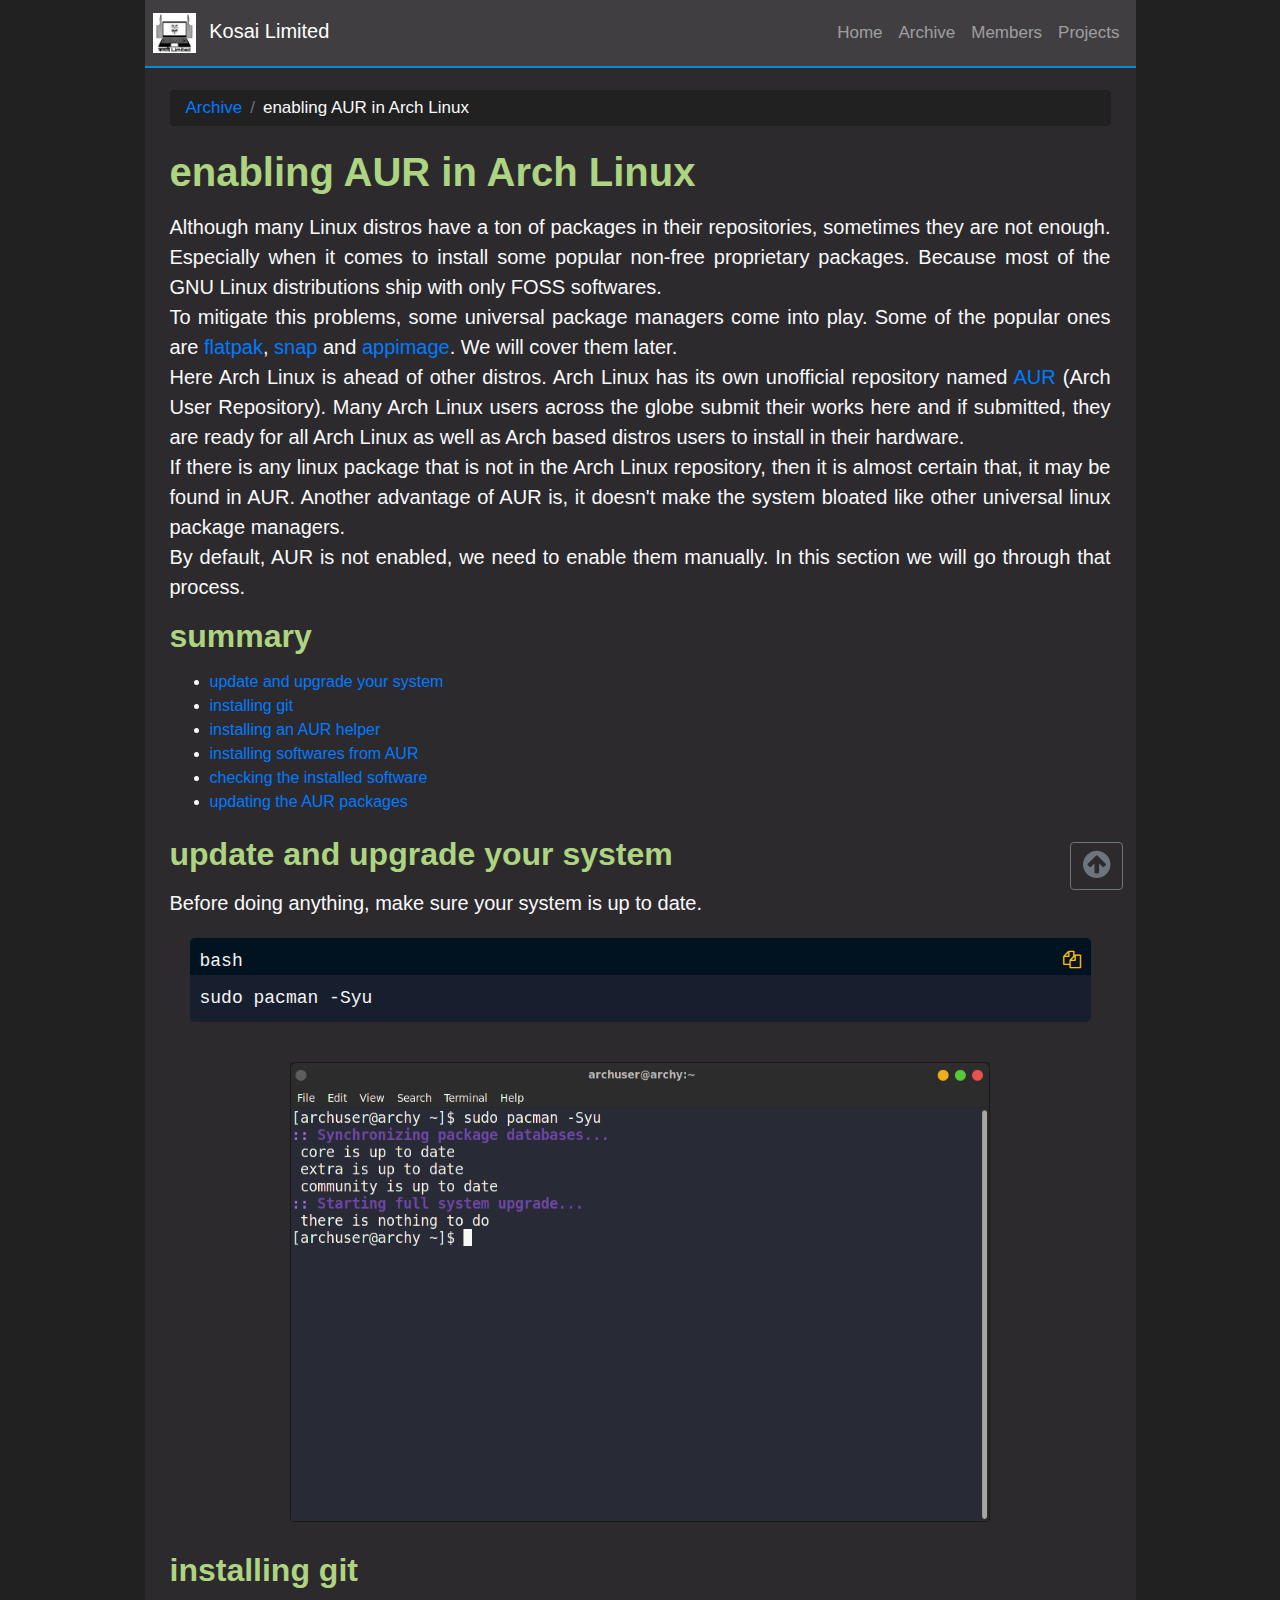
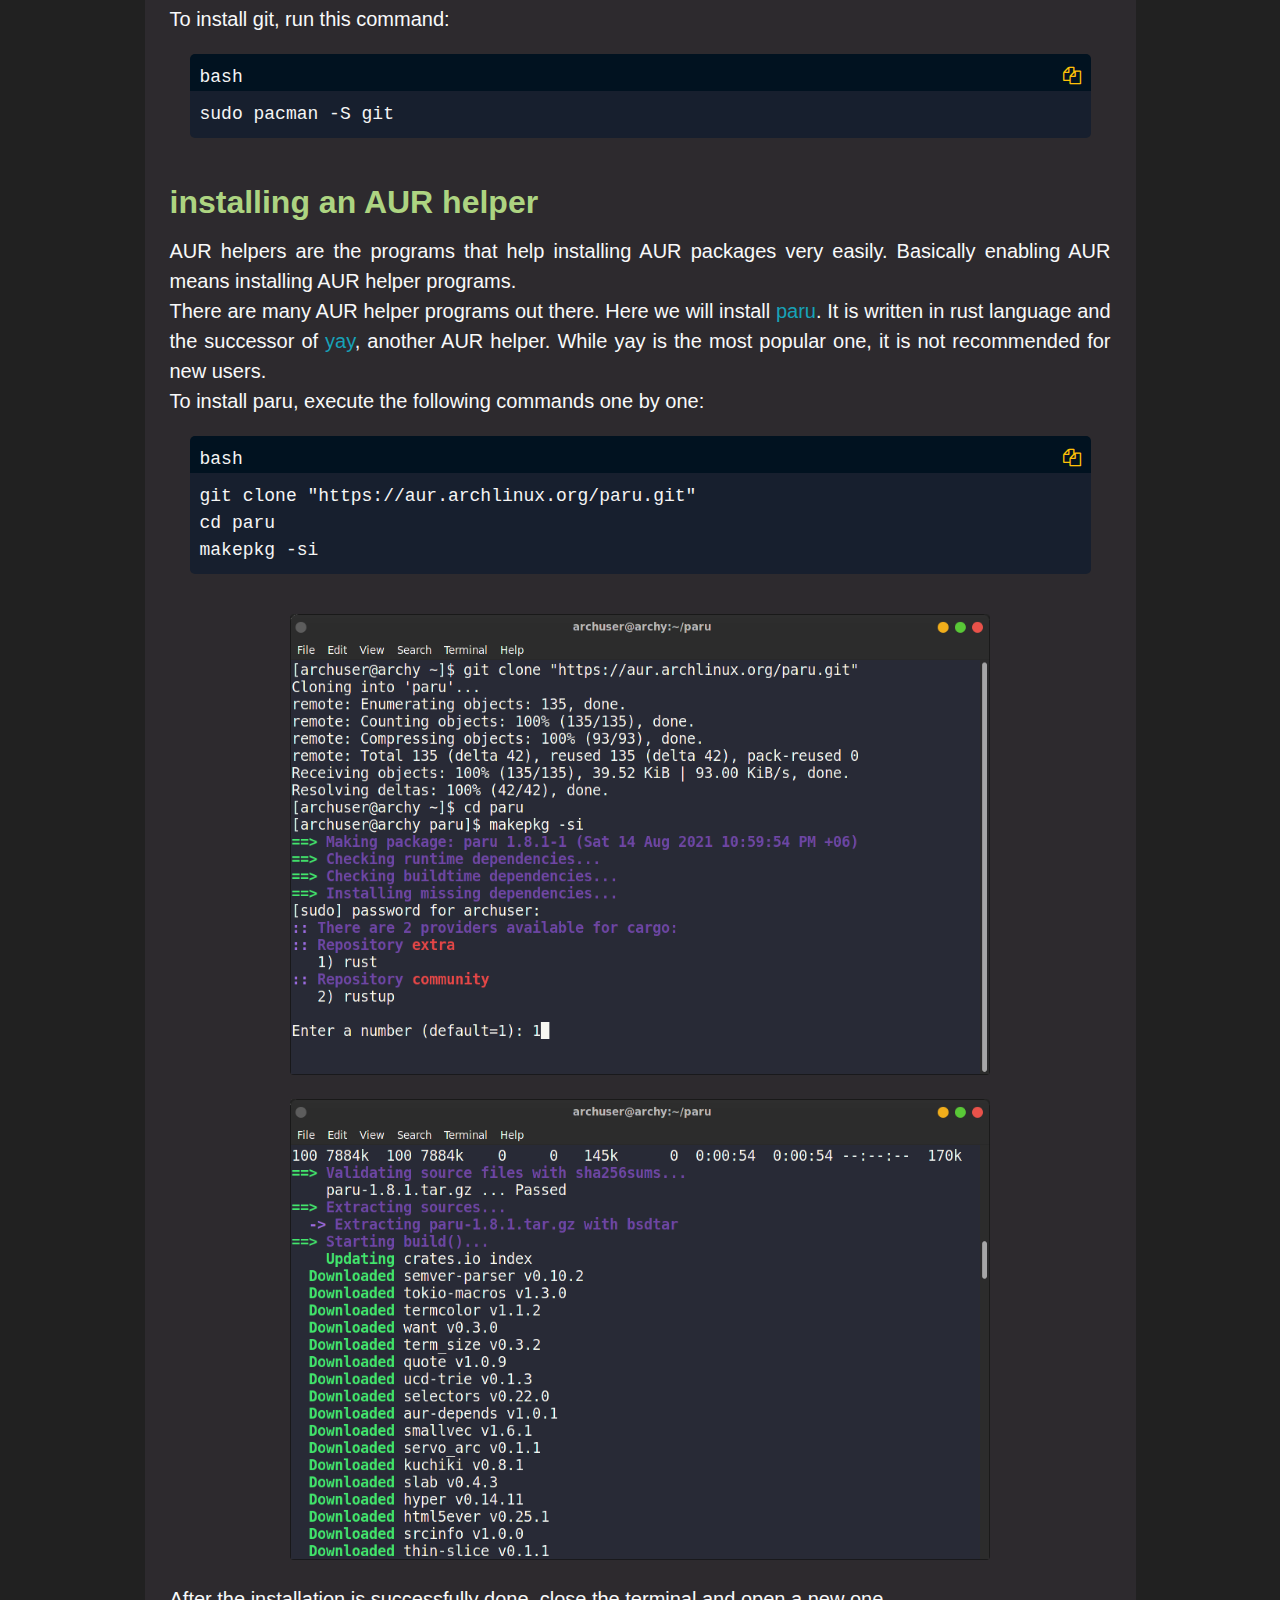
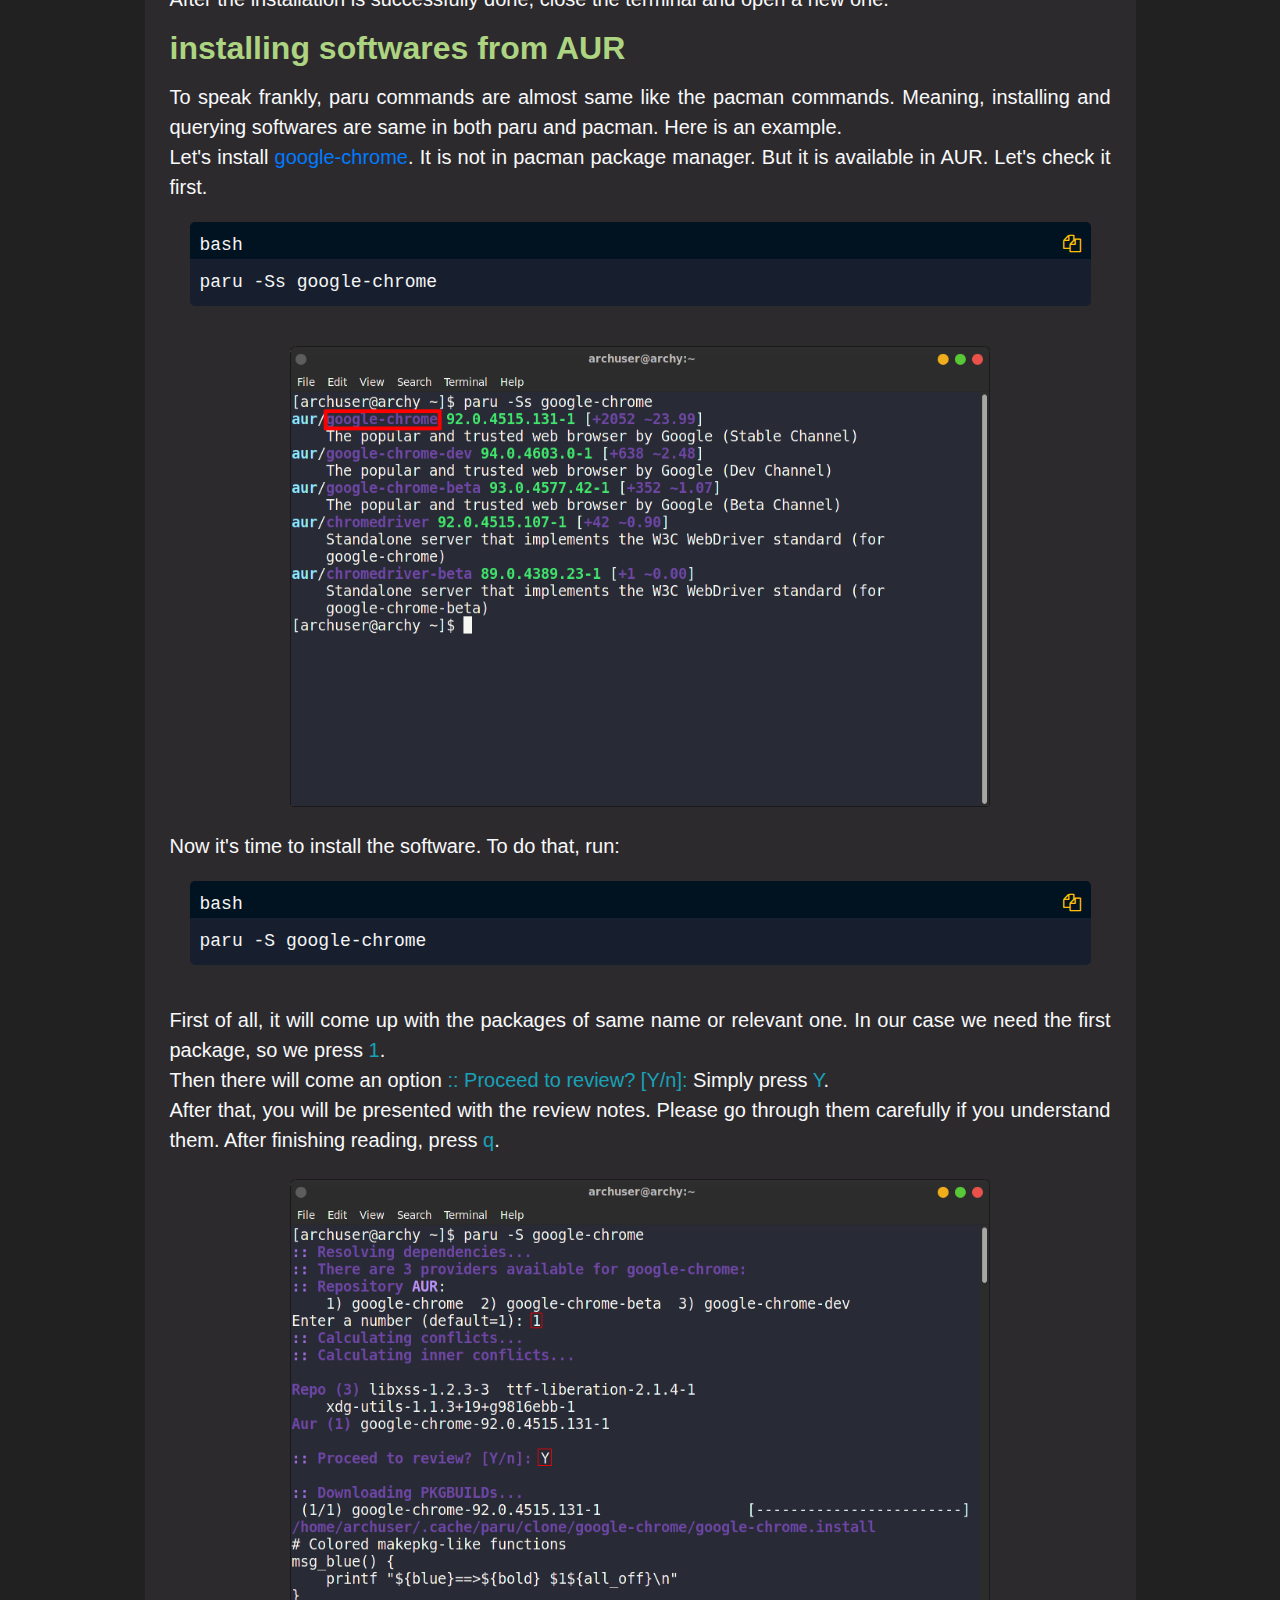
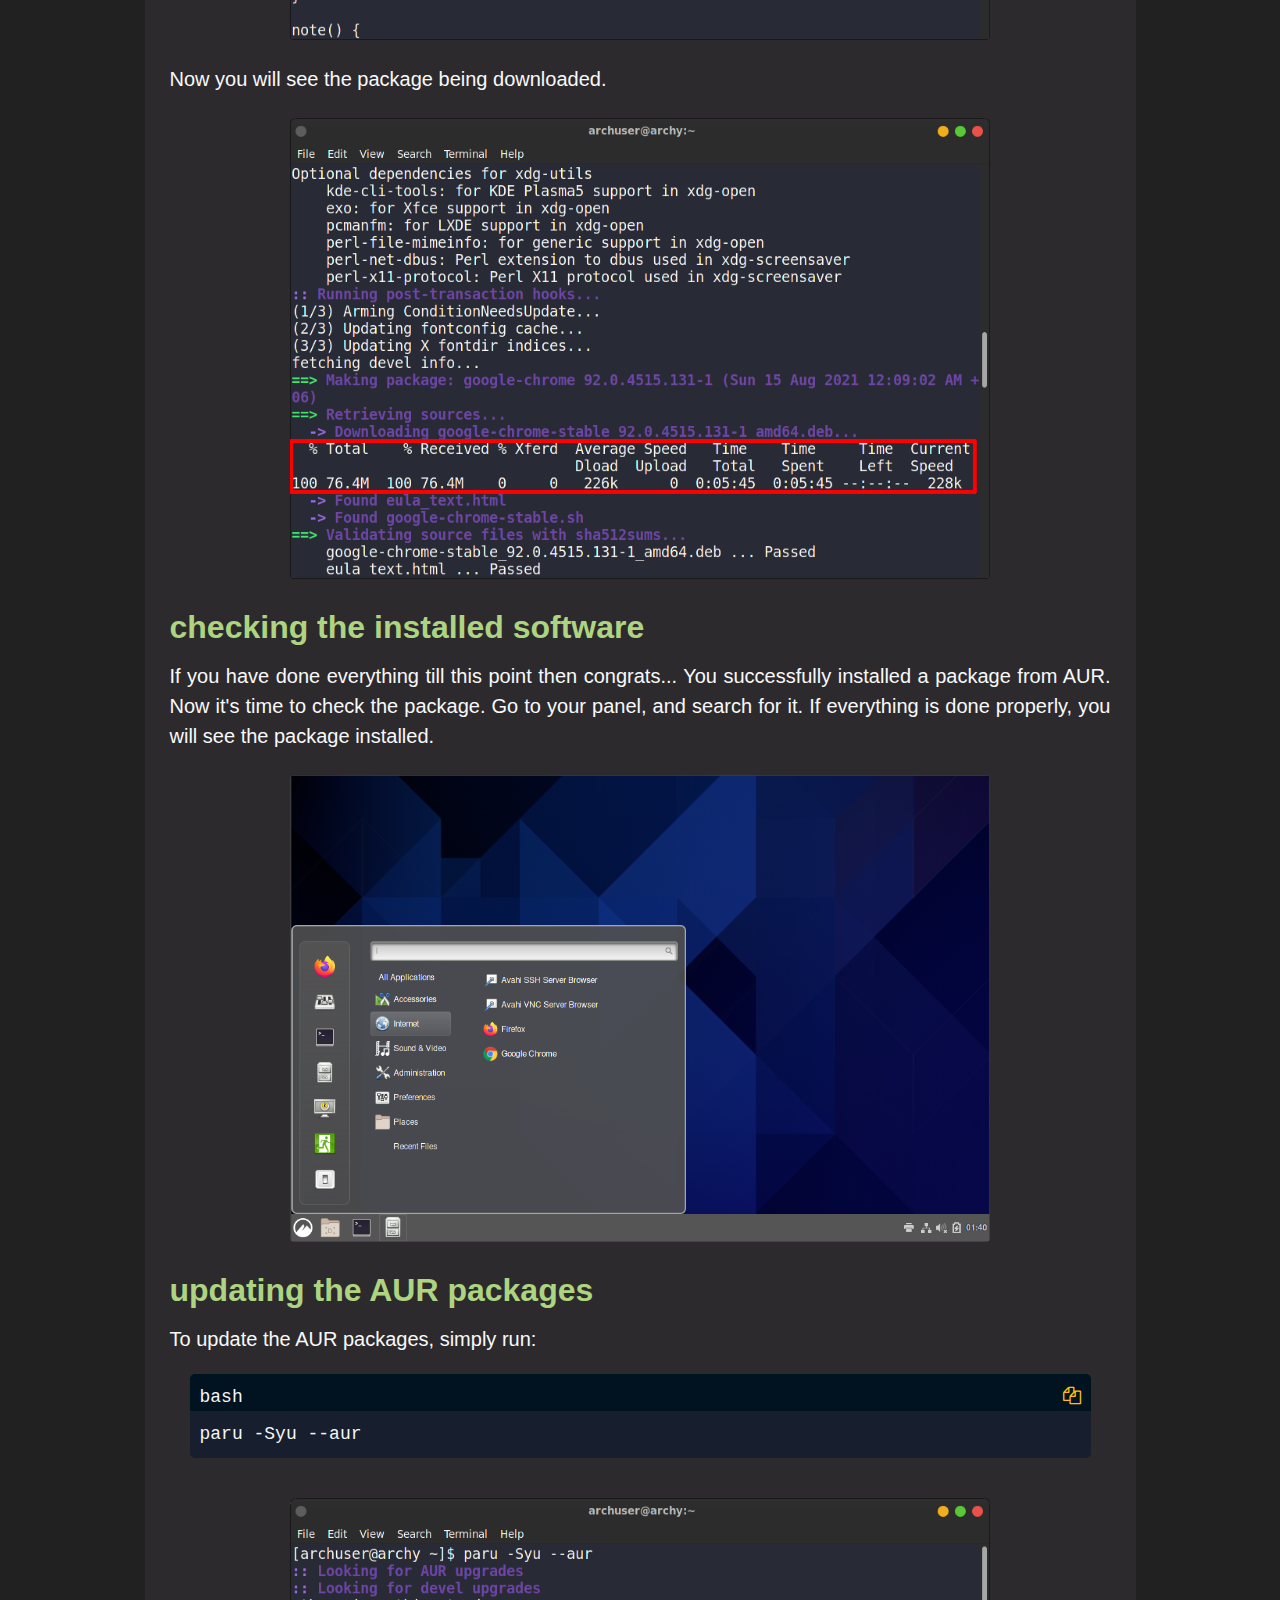
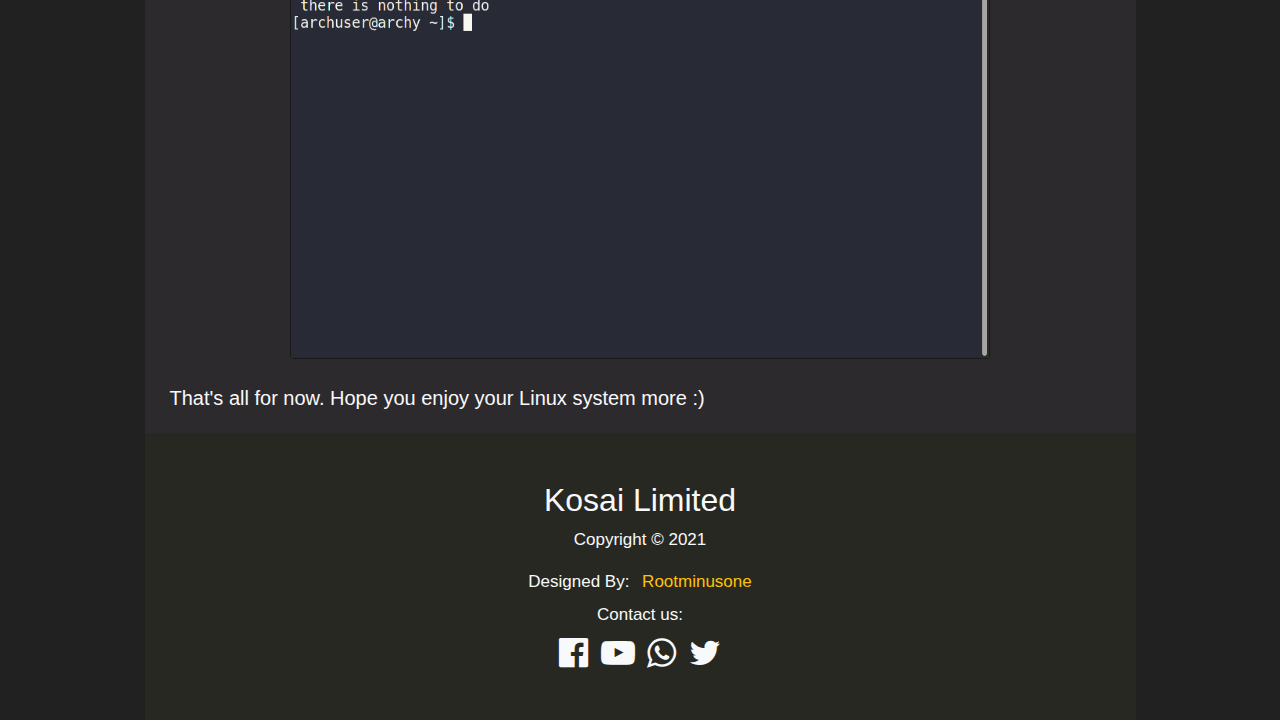
<file: 6_aur/index.html>
<!DOCTYPE html>
<html lang="en">
	<head>
		<meta charset="utf-8">
		<meta name="viewport" content="width=device-width, initial-scale=1.0">
		<meta http-equiv="X-UA-Compatible" content="ie=edge">
		<title>Kosai Limited</title>
		<link rel="shortcut icon" type="image/x-icon" href="../common/assets/logo.png">
		<link rel="stylesheet" href="../common/css/bootstrap.min.css">
		<link rel="stylesheet" href="../common/awesome/css/font-awesome.min.css">
		<link rel="stylesheet" href="../common/css/navbar-fixed.css">
		<link rel="stylesheet" href="../common/css/scroll.css">
		<link rel="stylesheet" href="../common/css/common.css">
		<link rel="stylesheet" href="style.css">
	</head>
	<body class="text-justify">
		<div id="idk0" class="second-body text-light">

			<!--NAVIGATION BAR-->

			<nav class="custm-nav navbar navbar-dark navbar-expand-md fixed-top">
				<a class="navbar-brand">
					<img height=40px; src="../common/assets/logo.png" alt="">
					<span class="ml-2">Kosai Limited</span>
				</a>
				<button class="navbar-toggler navbar-toggler-right" type="button" data-toggle="collapse" data-target="#hdnv">
					<span class="navbar-toggler-icon"></span>
				</button>
				<div class="collapse navbar-collapse" id="hdnv">
					<ul class="navbar-nav ml-auto">
						<li class="nav-item ml-auto"><a class="nav-link" href="../home/index.html">Home</a></li>
						<li class="nav-item ml-auto"><a class="nav-link" href="../archive/index.html">Archive</a></li>
						<li class="nav-item ml-auto"><a class="nav-link" href="../members/index.html">Members</a></li>
						<li class="nav-item ml-auto"><a class="nav-link" href="../projects/index.html">Projects</a></li>
					</ul>
				</div>
			</nav>

			<!--BREADCRUMB-->
			<div class="inner">
				<ol class="breadcrumb">
					<li class="breadcrumb-item"><a href="../archive/index.html">Archive</a></li>
					<li class="breadcrumb-item">enabling AUR in Arch Linux</li>
				</ol>
			</div>

			<span><a class="btn pos kol1 btn-outline-secondary" href="#idk0"><i class="fa fa-2x fa-arrow-circle-up"></i></a></span>

			<div class="headbar">enabling AUR in Arch Linux</div>

			Although many Linux distros have a ton of packages in their repositories, sometimes they are not enough. Especially when
			it comes to install some popular non-free proprietary packages. Because most of the GNU Linux distributions ship with
			only FOSS softwares.
			<br>
			To mitigate this problems, some universal package managers come into play. Some of the popular ones are <span class="pagee">
			<a target="_blank" href="https://www.flatpak.org/">flatpak</a></span>, <span class="pagee"><a target="_blank"
			href="https://snapcraft.io/">snap</a></span> and <span class="pagee"><a target="_blank" href="https://www.appimagehub.com/">
			appimage</a></span>. We will cover them later.
			<br>
			Here Arch Linux is ahead of other distros. Arch Linux has its own unofficial repository named <span class="pagee">
			<a target="_blank" href="https://aur.archlinux.org/">AUR</a></span> (Arch User Repository). Many Arch Linux users across the
			globe submit their works here and if submitted, they are ready for all Arch Linux as well as Arch based distros users to
			install in their hardware.
			<br>
			If there is any linux package that is not in the Arch Linux repository, then it is almost certain that, it may be found in AUR.
			Another advantage of AUR is, it doesn't make the system bloated like other universal linux package managers.
			<br>
			By default, AUR is not enabled, we need to enable them manually. In this section we will go through that process.

			<!--SUMMARY-->
			<section id="idk_0" class="font-sm">
				<div class="headbar2">summary</div>
				<ul style="list-style-type:disc;" class="pagee">
					<li><a href="#idk1">update and upgrade your system</a></li>
					<li><a href="#idk2">installing git</a></li>
					<li><a href="#idk3">installing an AUR helper</a></li>
					<li><a href="#idk4">installing softwares from AUR</a></li>
					<li><a href="#idk5">checking the installed software</a></li>
					<li><a href="#idk6">updating the AUR packages</a></li>
				</ul>
			</section>
			
			<section id="idk1">
				<div class="headbar2">update and upgrade your system</div>
			
				Before doing anything, make sure your system is up to date.
				
				<div class="hmm1">
					<div class="row">
						<div class="col-6">bash</div>
						<div class="col-6 text-right">
							<a class="text-warning cp" title="copy to clipboard" data-clipboard-target="#cp1"><i class="fa fa-copy"></i></a>
						</div>
					</div>
				</div>
				<div class="hmm" id="cp1">
					sudo pacman -Syu
				</div>
				<img class="rounded mx-auto my-4 d-none d-md-none d-md-block" src="../6_aur/assets/1_syu.png" alt="system update" width="700">
			</section>

			<section id="idk2">
				<div class="headbar2">installing git</div>
			
				To install git, run this command:

				<div class="hmm1">
					<div class="row">
						<div class="col-6">bash</div>
						<div class="col-6 text-right">
							<a class="text-warning cp" title="copy to clipboard" data-clipboard-target="#cp2"><i class="fa fa-copy"></i></a>
						</div>
					</div>
				</div>
				<div class="hmm" id="cp2">
					sudo pacman -S git
				</div>
			</section>

			<section id="idk3">
				<div class="headbar2">installing an AUR helper</div>
			
				AUR helpers are the programs that help installing AUR packages very easily. Basically enabling AUR means installing AUR
				helper programs.
				<br>
				There are many AUR helper programs out there. Here we will install <span class="text-info">paru</span>. It is written in
				rust language and the successor of <span class="text-info">yay</span>, another AUR helper. While yay is the most popular
				one, it is not recommended for new users.
				<br>
				To install paru, execute the following commands one by one:
				<div class="hmm1">
					<div class="row">
						<div class="col-6">bash</div>
						<div class="col-6 text-right">
							<a class="text-warning cp" title="copy to clipboard" data-clipboard-target="#cp3"><i class="fa fa-copy"></i></a>
						</div>
					</div>
				</div>
				<div class="hmm" id="cp3">
					git clone "https://aur.archlinux.org/paru.git"<br>
					cd paru<br>
					makepkg -si
				</div>
				<img class="rounded mx-auto my-4 d-none d-md-block" src="../6_aur/assets/2_paru.png" alt="paru" width="700">
				<img class="rounded mx-auto my-4 d-none d-md-block" src="../6_aur/assets/3_paru_1.png" alt="paru" width="700">

				After the installation is successfully done, close the terminal and open a new one.

			</section>

			<section id="idk4">
				<div class="headbar2">installing softwares from AUR</div>
			
				To speak frankly, paru commands are almost same like the pacman commands. Meaning, installing and querying softwares
				are same in both paru and pacman. Here is an example.
				<br>
				Let's install <span class="pagee"><a target="_blank" href="https://www.google.com/chrome/">google-chrome</a></span>. It is not in pacman
				package manager. But it is available in AUR. Let's check it first.
				
				<div class="hmm1">
					<div class="row">
						<div class="col-6">bash</div>
						<div class="col-6 text-right">
							<a class="text-warning cp" title="copy to clipboard" data-clipboard-target="#cp4_1"><i class="fa fa-copy"></i></a>
						</div>
					</div>
				</div>
				<div class="hmm" id="cp4_1">
					paru -Ss google-chrome
				</div>
				<img class="rounded mx-auto my-4 d-none d-md-block" src="../6_aur/assets/4_search.png" alt="system update" width="700">

				Now it's time to install the software. To do that, run:

				<div class="hmm1">
					<div class="row">
						<div class="col-6">bash</div>
						<div class="col-6 text-right">
							<a class="text-warning cp" title="copy to clipboard" data-clipboard-target="#cp4_2"><i class="fa fa-copy"></i></a>
						</div>
					</div>
				</div>
				<div class="hmm" id="cp4_2">
					paru -S google-chrome
				</div>

				First of all, it will come up with the packages of same name or relevant one. In our case we need the first package, so we press 
				<span class="text-info">1</span>.
				<br>
				Then there will come an option <span class="text-info">:: Proceed to review? [Y/n]:</span> Simply press <span class="text-info">
				Y</span>.
				<br>
				After that, you will be presented with the review notes. Please go through them carefully if you understand them. After finishing
				reading, press <span class="text-info">q</span>.
				
				<img class="rounded mx-auto my-4 d-none d-md-block" src="../6_aur/assets/5_install.png" alt="paru" width="700">
				
				Now you will see the package being downloaded.
				
				<img class="rounded mx-auto my-4 d-none d-md-block" src="../6_aur/assets/6_download.png" alt="paru" width="700">

			</section>

			<section id="idk5">
				<div class="headbar2">checking the installed software</div>
			
				If you have done everything till this point then congrats... You successfully installed a package from AUR. Now it's time to check
				the package. Go to your panel, and search for it. If everything is done properly, you will see the package installed.

				<img class="rounded mx-auto my-4 d-none d-md-block" src="../6_aur/assets/7_desktop.png" alt="paru" width="700">
			</section>

			<section id="idk6">
				<div class="headbar2">updating the AUR packages</div>
			
				To update the AUR packages, simply run:
	
				<div class="hmm1">
					<div class="row">
						<div class="col-6">bash</div>
						<div class="col-6 text-right">
							<a class="text-warning cp" title="copy to clipboard" data-clipboard-target="#cp6"><i class="fa fa-copy"></i></a>
						</div>
					</div>
				</div>
				<div class="hmm" id="cp6">
					paru -Syu --aur
				</div>
				<img class="rounded mx-auto my-4 d-none d-md-block" src="../6_aur/assets/8_aur_upgrade.png" alt="paru" width="700">
				That's all for now. Hope you enjoy your Linux system more :)
			</section>

		</div>
		<footer class="text-center text-light py-5">
				<div class="container">
					<div class="row">
						<div class="col-md-12">
							<h2>Kosai Limited</h2>
							<p>Copyright &copy; 2021</p>
							<span>Designed By: 
								<a href="../members_details/rootminusone/index.html" class="ml-2 text-warning">Rootminusone</a>
							</span>
							<div class="my-2">Contact us:</div>
							<a href="https://www.facebook.com/koshaiLimited/" target="_blank" class="text-light">
								<i class="fa fa-facebook-official fa-2x"></i></a>
							<a href="https://www.youtube.com/channel/UCqOOTuqW_zw5x6ZUuMul3wQ" target="_blank" class="text-light ml-2">
								<i class="fa fa-youtube-play fa-2x"></i></a>
							<a href="../page_not_found/index.html" class="text-light ml-2"><i class="fa fa-whatsapp fa-2x"></i></a>
							<a href="../page_not_found/index.html" class="text-light ml-2"><i class="fa fa-twitter fa-2x"></i></a>
						</div>
					</div>
				</div>
			</footer>
		
		<script src="../common/js/jquery.js"></script>
		<script src="../common/js/popper.min.js"></script>
		<script src="../common/js/bootstrap.min.js"></script>
		<script src="../common/js/navbar-fixed.js"></script>
		<script src="../common/js/clipboard.min.js"></script>
		<script src="../common/js/common.js"></script>
	</body>
</html>
</file>
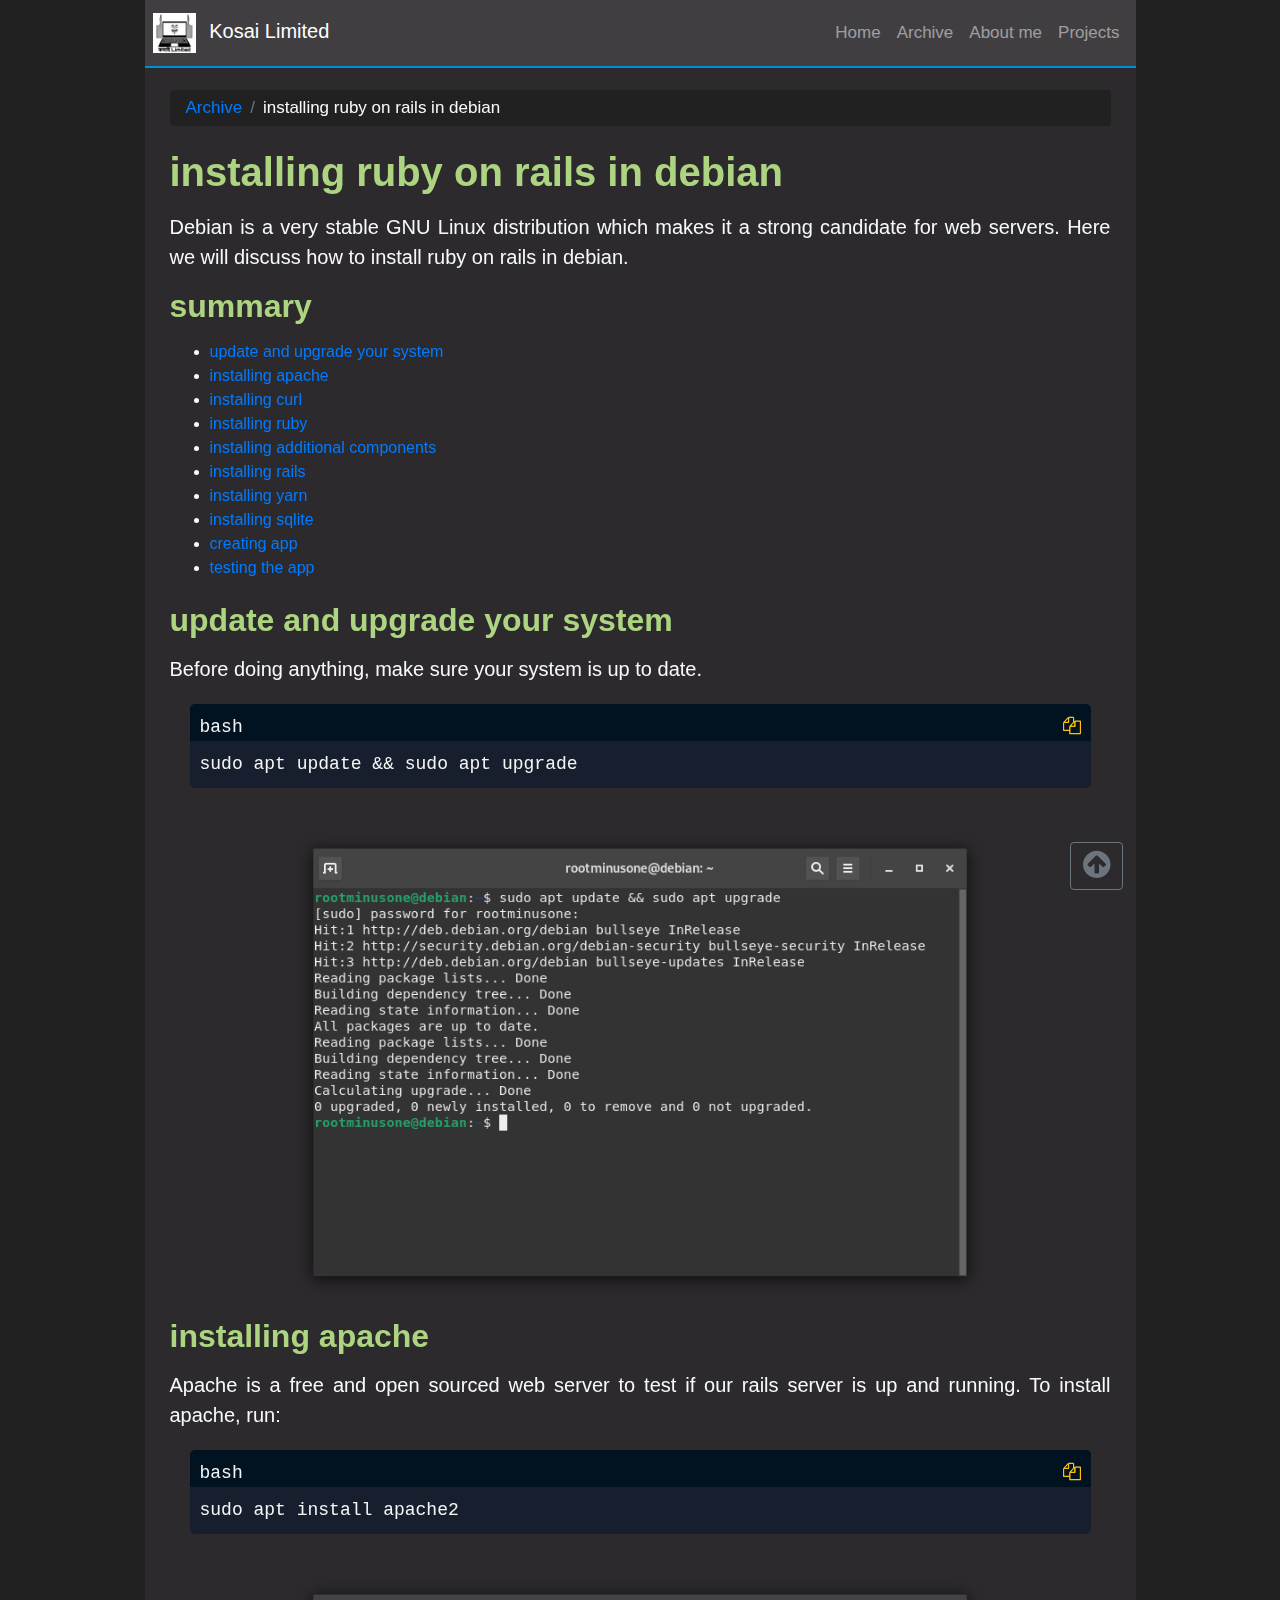
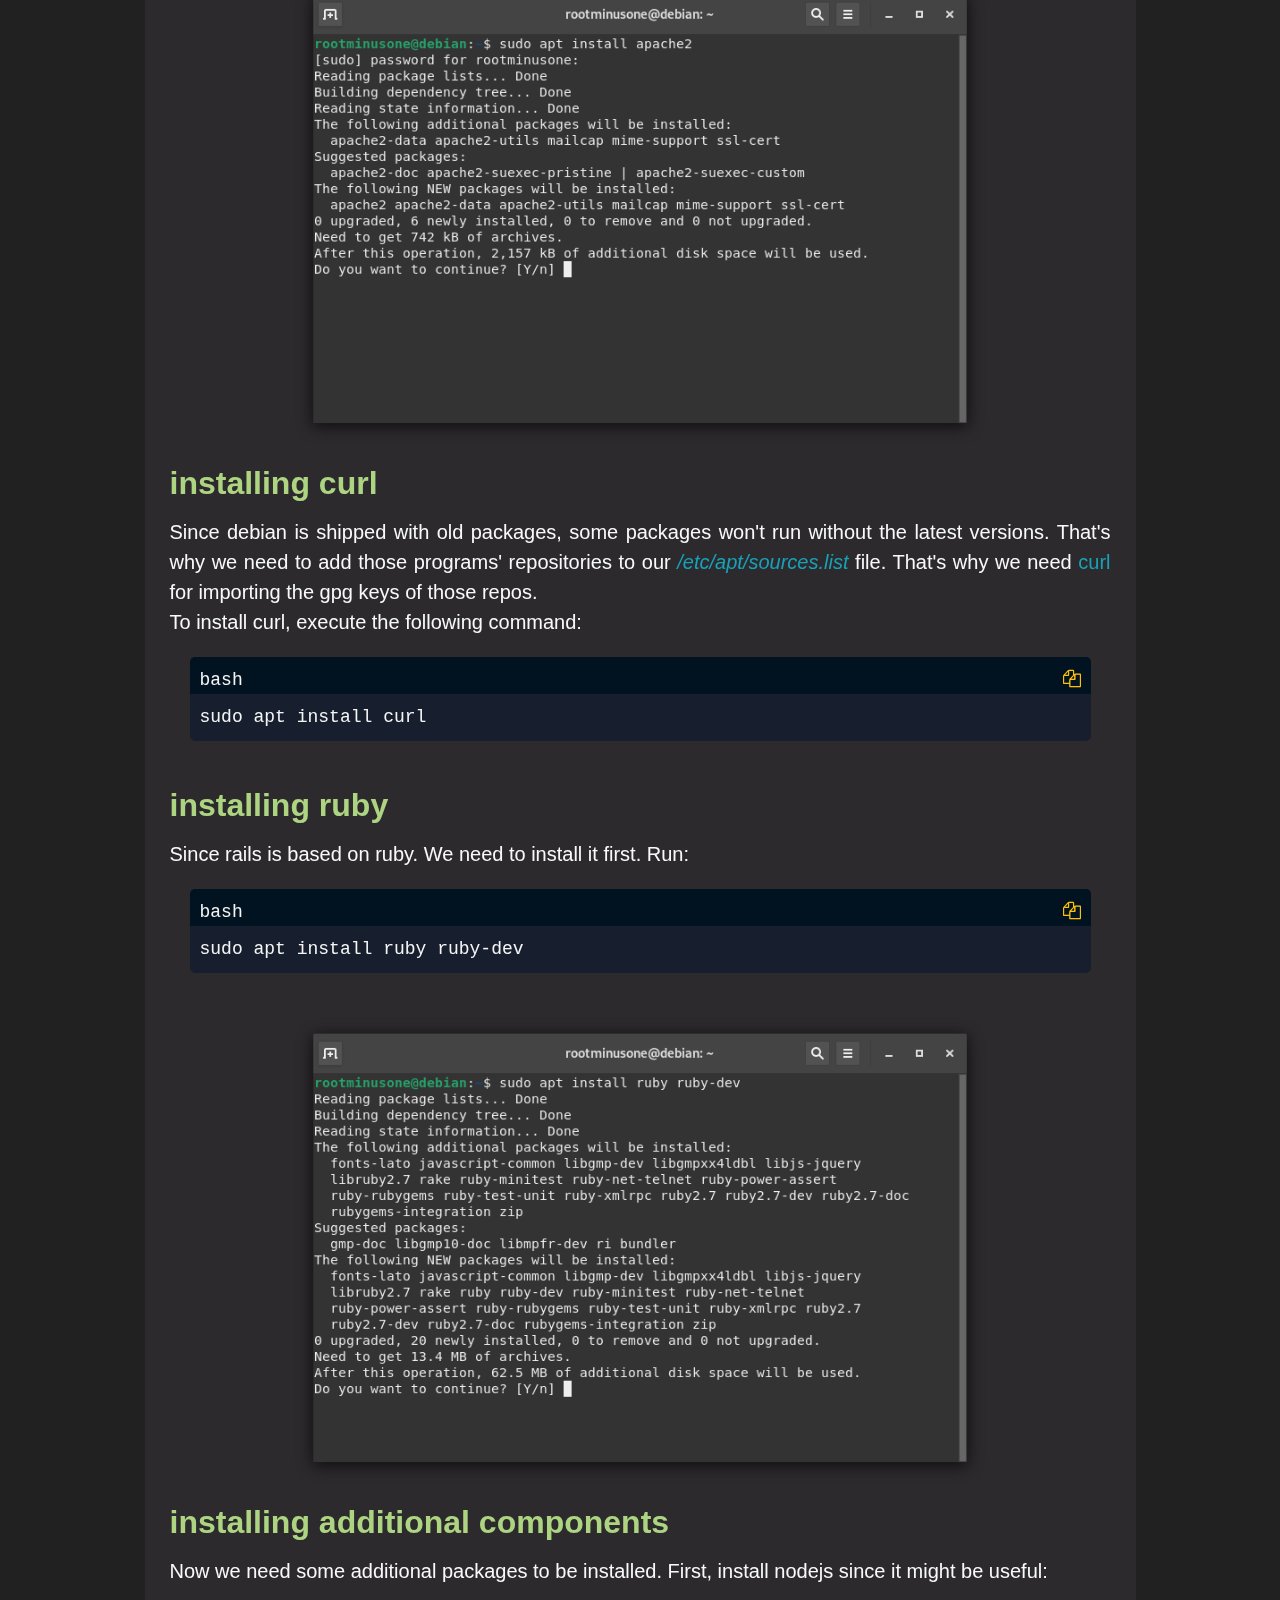
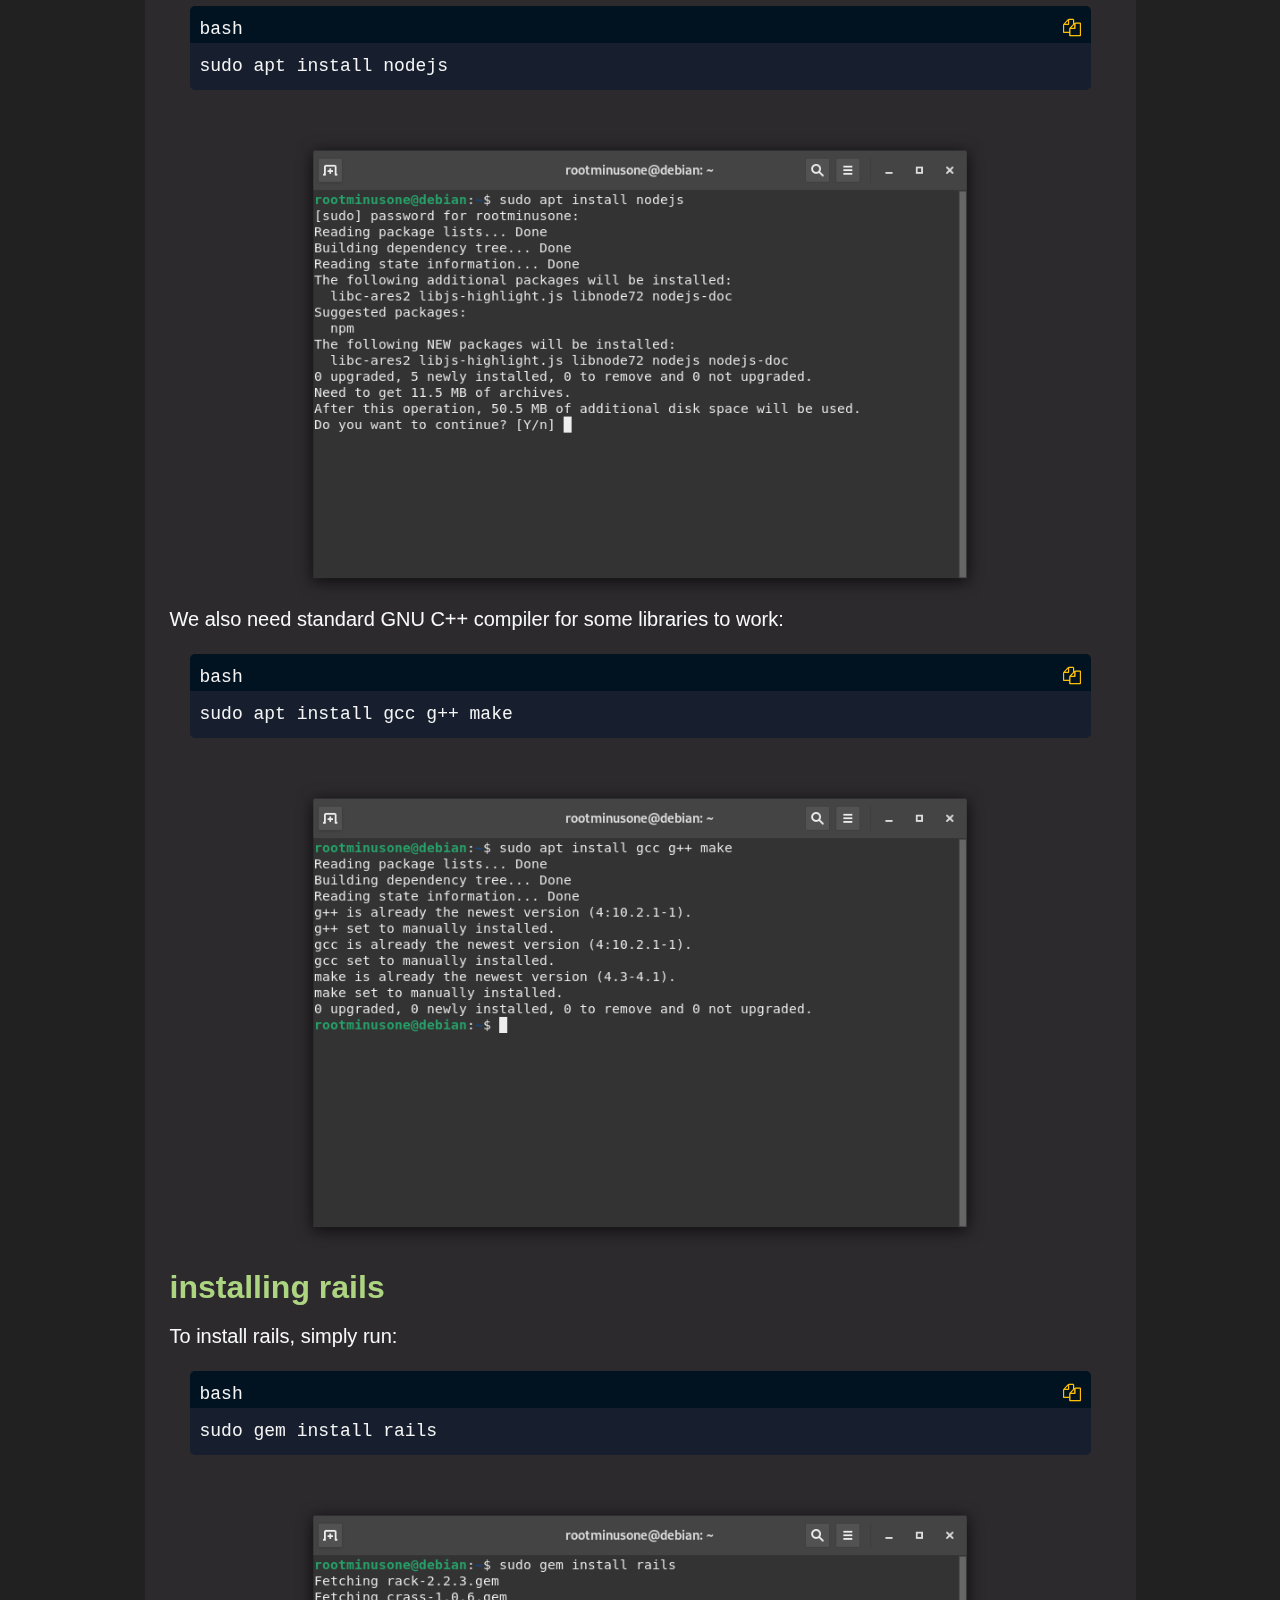
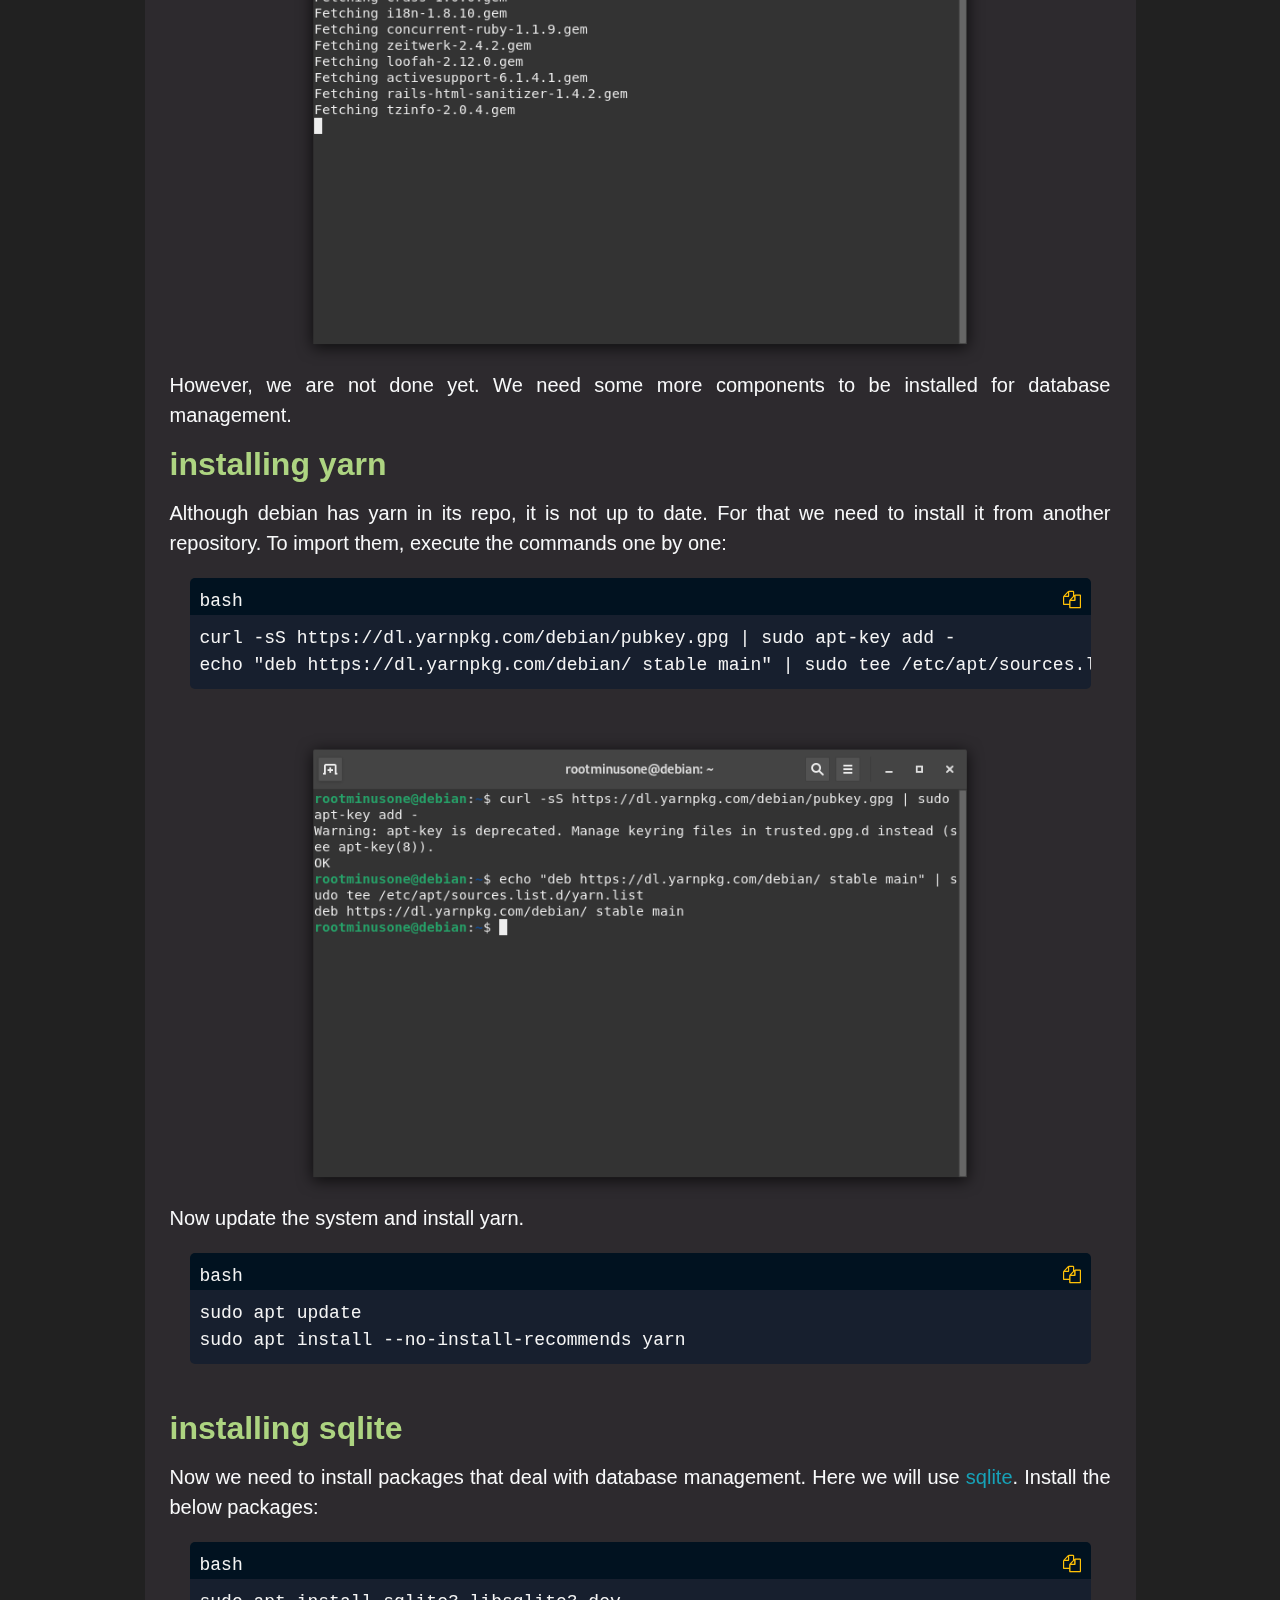
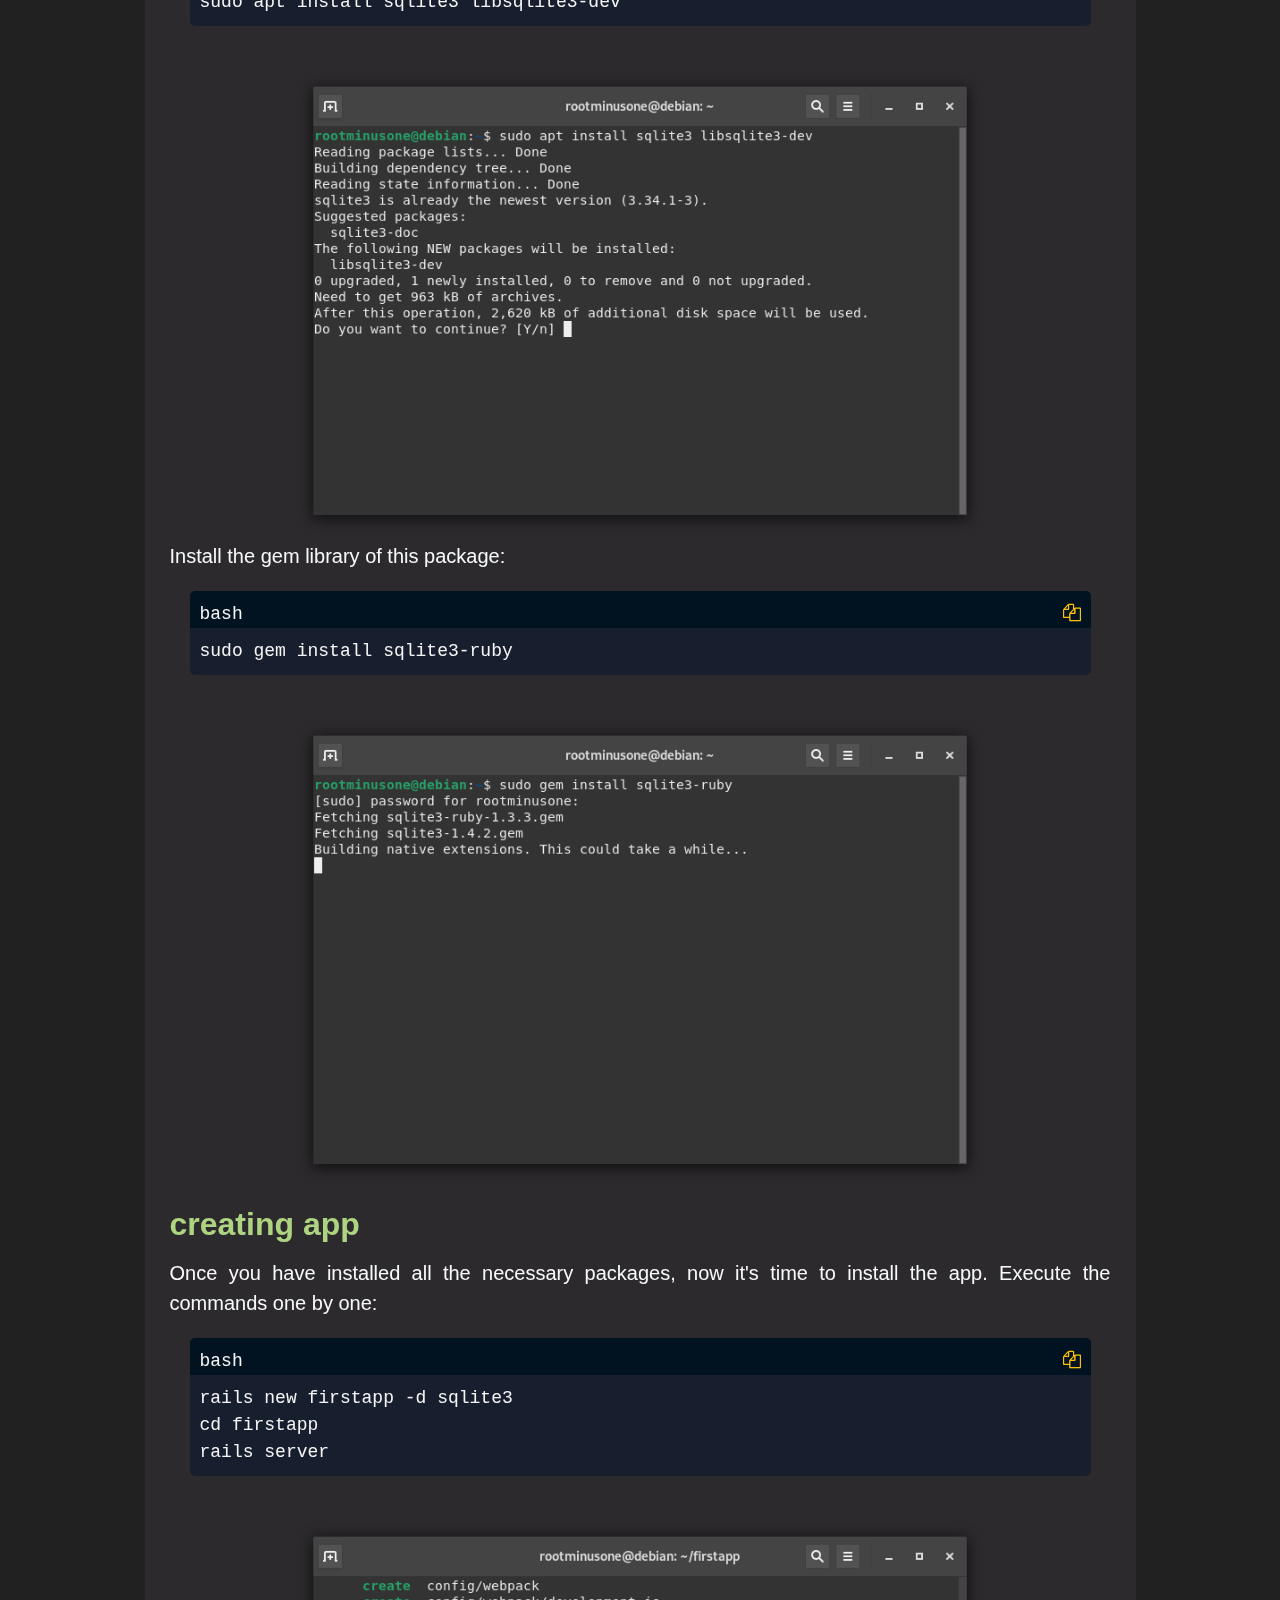
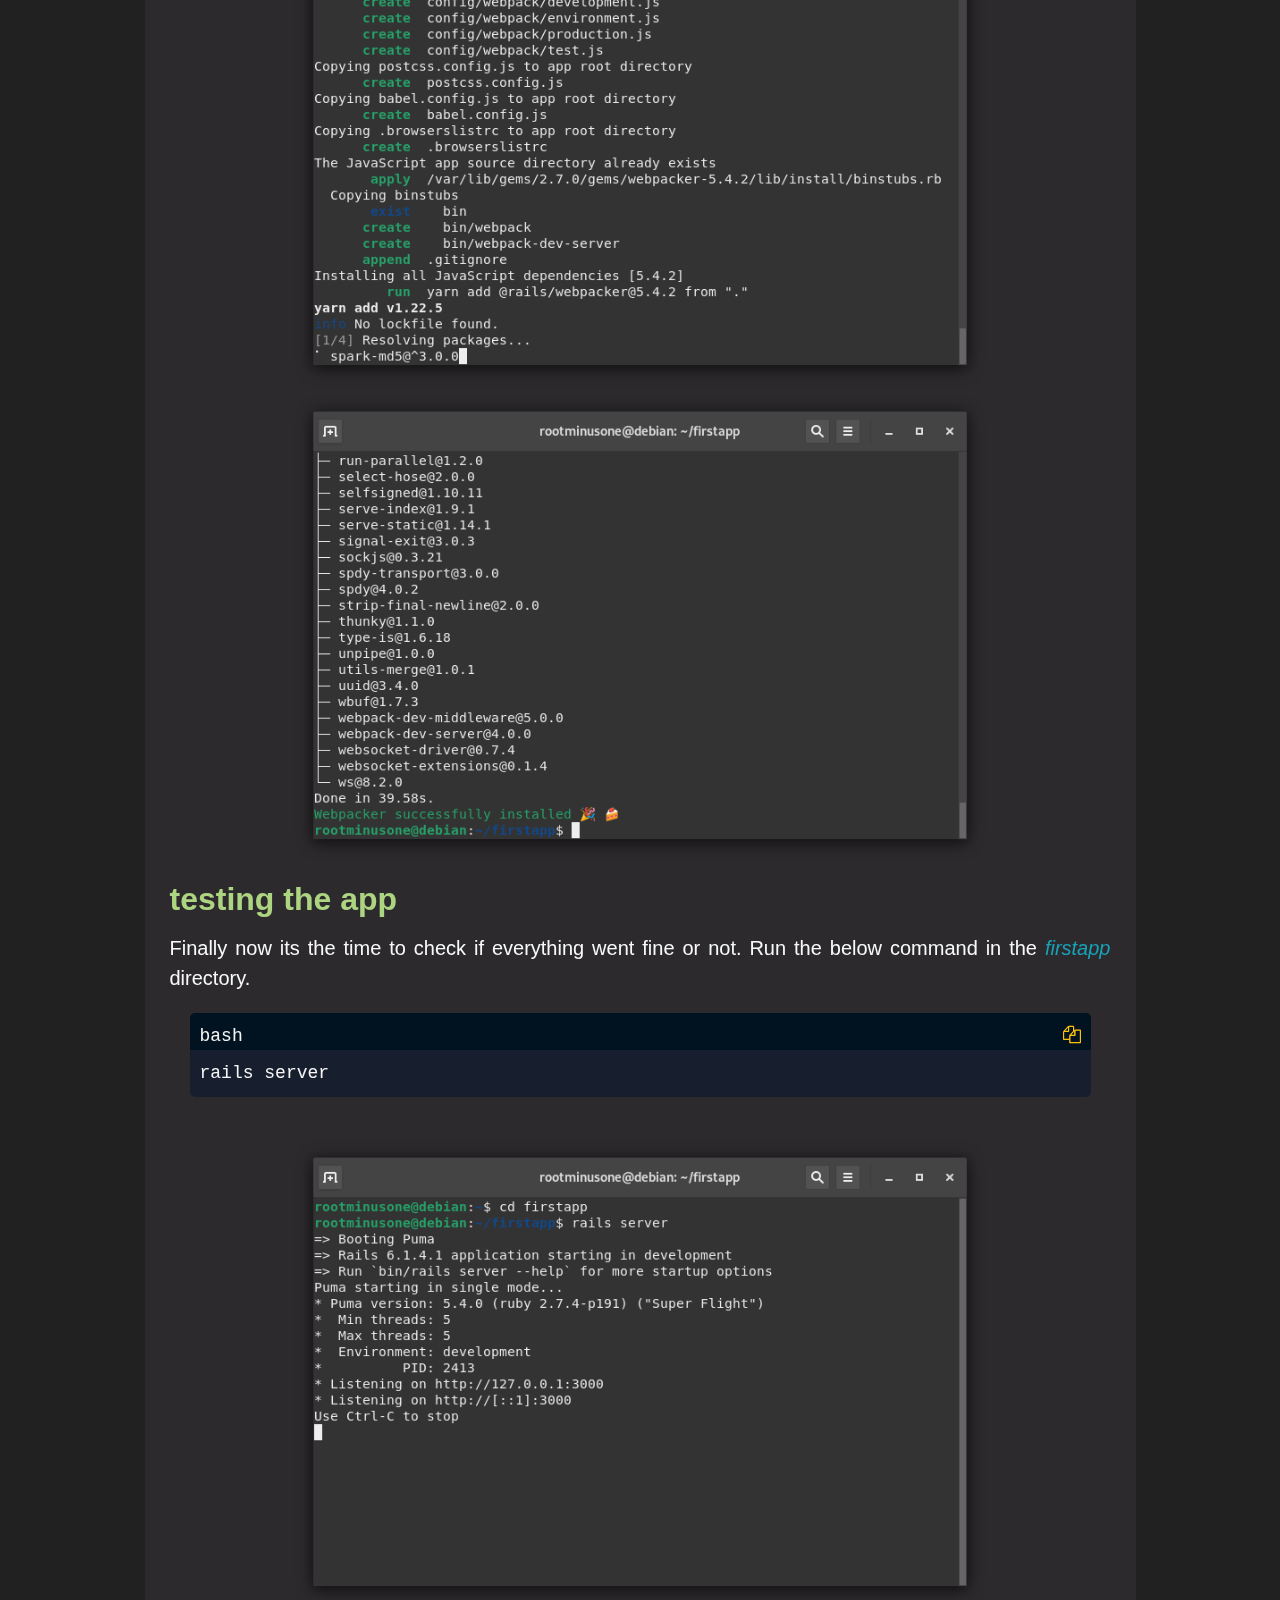
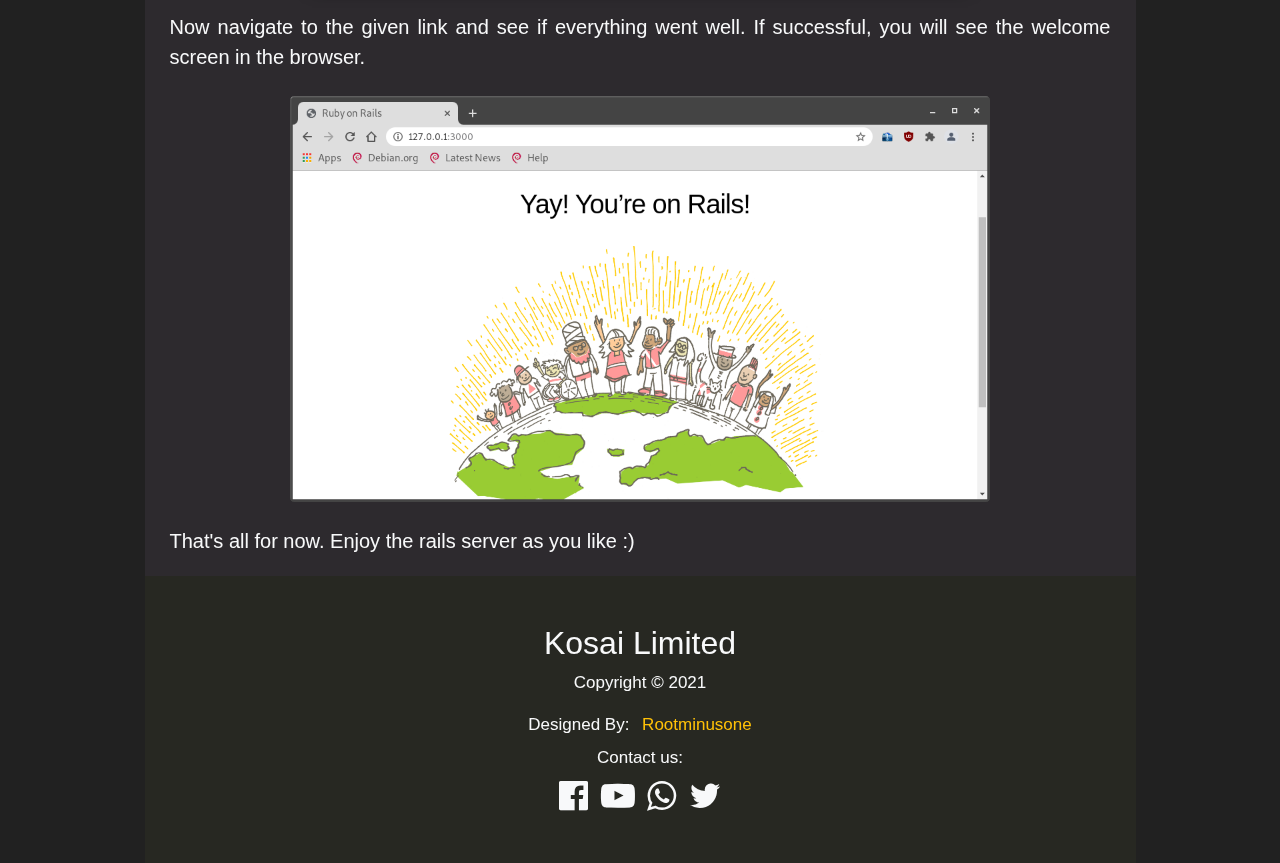
<file: 7_rails_in_debian/index.html>
<!DOCTYPE html>
<html lang="en">
	<head>
		<meta charset="utf-8">
		<meta name="viewport" content="width=device-width, initial-scale=1.0">
		<meta http-equiv="X-UA-Compatible" content="ie=edge">
		<title>Kosai Limited</title>
		<link rel="shortcut icon" type="image/x-icon" href="../common/assets/logo.png">
		<link rel="stylesheet" href="../common/css/bootstrap.min.css">
		<link rel="stylesheet" href="../common/awesome/css/font-awesome.min.css">
		<link rel="stylesheet" href="../common/css/navbar-fixed.css">
		<link rel="stylesheet" href="../common/css/scroll.css">
		<link rel="stylesheet" href="../common/css/common.css">
		<link rel="stylesheet" href="style.css">
	</head>
	<body class="text-justify">
		<div id="idk0" class="second-body text-light">

			<!--NAVIGATION BAR-->

			<nav class="custm-nav navbar navbar-dark navbar-expand-md fixed-top">
				<a class="navbar-brand">
					<img height=40px; src="../common/assets/logo.png" alt="">
					<span class="ml-2">Kosai Limited</span>
				</a>
				<button class="navbar-toggler navbar-toggler-right" type="button" data-toggle="collapse" data-target="#hdnv">
					<span class="navbar-toggler-icon"></span>
				</button>
				<div class="collapse navbar-collapse" id="hdnv">
					<ul class="navbar-nav ml-auto">
						<li class="nav-item ml-auto"><a class="nav-link" href="../home/index.html">Home</a></li>
						<li class="nav-item ml-auto"><a class="nav-link" href="../archive/index.html">Archive</a></li>
						<li class="nav-item ml-auto"><a class="nav-link" href="../about_me/index.html">About me</a></li>
						<li class="nav-item ml-auto"><a class="nav-link" href="../projects/index.html">Projects</a></li>
					</ul>
				</div>
			</nav>

			<!--BREADCRUMB-->
			<div class="inner">
				<ol class="breadcrumb">
					<li class="breadcrumb-item"><a href="../archive/index.html">Archive</a></li>
					<li class="breadcrumb-item">installing ruby on rails in debian</li>
				</ol>
			</div>

			<span><a class="btn pos kol1 btn-outline-secondary" href="#idk0"><i class="fa fa-2x fa-arrow-circle-up"></i></a></span>

			<div class="headbar">installing ruby on rails in debian</div>

			Debian is a very stable GNU Linux distribution which makes it a strong candidate for web servers. Here we will discuss
			how to install ruby on rails in debian.

			<!--SUMMARY-->
			<section id="idk_0" class="font-sm">
				<div class="headbar2">summary</div>
				<ul style="list-style-type:disc;" class="pagee">
					<li><a href="#idk1">update and upgrade your system</a></li>
					<li><a href="#idk2">installing apache</a></li>
					<li><a href="#idk3">installing curl</a></li>
					<li><a href="#idk4">installing ruby</a></li>
					<li><a href="#idk5">installing additional components</a></li>
					<li><a href="#idk6">installing rails</a></li>
					<li><a href="#idk7">installing yarn</a></li>
					<li><a href="#idk8">installing sqlite</a></li>
					<li><a href="#idk9">creating app</a></li>
					<li><a href="#idk10">testing the app</a></li>
				</ul>
			</section>
			
			<section id="idk1">
				<div class="headbar2">update and upgrade your system</div>
			
				Before doing anything, make sure your system is up to date.
				
				<div class="hmm1">
					<div class="row">
						<div class="col-6">bash</div>
						<div class="col-6 text-right">
							<a class="text-warning cp" title="copy to clipboard" data-clipboard-target="#cp1"><i class="fa fa-copy"></i></a>
						</div>
					</div>
				</div>
				<div class="hmm" id="cp1">
					sudo apt update && sudo apt upgrade
				</div>
				<img class="rounded mx-auto d-none d-md-none d-md-block" src="../7_rails_in_debian/assets/1_upgrade.png" alt="system update" width="700">
			</section>

			<section id="idk2">
				<div class="headbar2">installing apache</div>
			
				Apache is a free and open sourced web server to test if our rails server is up and running. To install apache, run:

				<div class="hmm1">
					<div class="row">
						<div class="col-6">bash</div>
						<div class="col-6 text-right">
							<a class="text-warning cp" title="copy to clipboard" data-clipboard-target="#cp2"><i class="fa fa-copy"></i></a>
						</div>
					</div>
				</div>
				<div class="hmm" id="cp2">
					sudo apt install apache2
				</div>
				<img class="rounded mx-auto d-none d-md-block" src="../7_rails_in_debian/assets/7_apache.png" alt="apache install" width="700">
			</section>

			<section id="idk3">
				<div class="headbar2">installing curl</div>
			
				Since debian is shipped with old packages, some packages won't run without the latest versions. That's why we need to
				add those programs' repositories to our <span class="text-info font-italic">/etc/apt/sources.list</span> file. That's
				why we need <span class="text-info">curl</span> for importing the gpg keys of those repos.
				<br>
				To install curl, execute the following command:
				<div class="hmm1">
					<div class="row">
						<div class="col-6">bash</div>
						<div class="col-6 text-right">
							<a class="text-warning cp" title="copy to clipboard" data-clipboard-target="#cp3"><i class="fa fa-copy"></i></a>
						</div>
					</div>
				</div>
				<div class="hmm" id="cp3">
					sudo apt install curl
				</div>
			</section>

			<section id="idk4">
				<div class="headbar2">installing ruby</div>
			
				Since rails is based on ruby. We need to install it first. Run:
				
				<div class="hmm1">
					<div class="row">
						<div class="col-6">bash</div>
						<div class="col-6 text-right">
							<a class="text-warning cp" title="copy to clipboard" data-clipboard-target="#cp4_1"><i class="fa fa-copy"></i></a>
						</div>
					</div>
				</div>
				<div class="hmm" id="cp4_1">
					sudo apt install ruby ruby-dev
				</div>
				<img class="rounded mx-auto d-none d-md-block" src="../7_rails_in_debian/assets/2_ruby.png" alt="ruby install" width="700">
			</section>

			<section id="idk5">
				<div class="headbar2">installing additional components</div>
			
				Now we need some additional packages to be installed. First, install nodejs since it might be useful:

				<div class="hmm1">
					<div class="row">
						<div class="col-6">bash</div>
						<div class="col-6 text-right">
							<a class="text-warning cp" title="copy to clipboard" data-clipboard-target="#cp5_1"><i class="fa fa-copy"></i></a>
						</div>
					</div>
				</div>
				<div class="hmm" id="cp5_1">
					sudo apt install nodejs
				</div>
				<img class="rounded mx-auto d-none d-md-block" src="../7_rails_in_debian/assets/3_nodejs.png" alt="install nodejs" width="700">

				We also need standard GNU C++ compiler for some libraries to work:

				<div class="hmm1">
					<div class="row">
						<div class="col-6">bash</div>
						<div class="col-6 text-right">
							<a class="text-warning cp" title="copy to clipboard" data-clipboard-target="#cp5_2"><i class="fa fa-copy"></i></a>
						</div>
					</div>
				</div>
				<div class="hmm" id="cp5_2">
					sudo apt install gcc g++ make
				</div>
				<img class="rounded mx-auto d-none d-md-block" src="../7_rails_in_debian/assets/4_gcc.png" alt="install gcc" width="700">
			</section>

			<section id="idk6">
				<div class="headbar2">installing rails</div>
			
				To install rails, simply run:
	
				<div class="hmm1">
					<div class="row">
						<div class="col-6">bash</div>
						<div class="col-6 text-right">
							<a class="text-warning cp" title="copy to clipboard" data-clipboard-target="#cp6"><i class="fa fa-copy"></i></a>
						</div>
					</div>
				</div>
				<div class="hmm" id="cp6">
					sudo gem install rails
				</div>
				<img class="rounded mx-auto d-none d-md-block" src="../7_rails_in_debian/assets/5_rails.png" alt="rail install" width="700">
				
				However, we are not done yet. We need some more components to be installed for database management.
			
			</section>

			<section id="idk7">
				<div class="headbar2">installing yarn</div>
			
				Although debian has yarn in its repo, it is not up to date. For that we need to install it from another repository. To import them,
				execute the commands one by one:
				
				<div class="hmm1">
					<div class="row">
						<div class="col-6">bash</div>
						<div class="col-6 text-right">
							<a class="text-warning cp" title="copy to clipboard" data-clipboard-target="#cp7_1"><i class="fa fa-copy"></i></a>
						</div>
					</div>
				</div>
				<div class="hmm" id="cp7_1">
					curl -sS https://dl.yarnpkg.com/debian/pubkey.gpg | sudo apt-key add -<br>
					echo "deb https://dl.yarnpkg.com/debian/ stable main" | sudo tee /etc/apt/sources.list.d/yarn.list
				</div>
				<img class="rounded mx-auto d-none d-md-block" src="../7_rails_in_debian/assets/6_repo_yarn.png" alt="yarn repository" width="700">

				Now update the system and install yarn.

				<div class="hmm1">
					<div class="row">
						<div class="col-6">bash</div>
						<div class="col-6 text-right">
							<a class="text-warning cp" title="copy to clipboard" data-clipboard-target="#cp7_2"><i class="fa fa-copy"></i></a>
						</div>
					</div>
				</div>
				<div class="hmm" id="cp7_2">
					sudo apt update<br>
					sudo apt install --no-install-recommends yarn
				</div>
			</section>

			<section id="idk8">
				<div class="headbar2">installing sqlite</div>
			
				Now we need to install packages that deal with database management. Here we will use <span class="text-info">sqlite</span>. Install
				the below packages:
				
				<div class="hmm1">
					<div class="row">
						<div class="col-6">bash</div>
						<div class="col-6 text-right">
							<a class="text-warning cp" title="copy to clipboard" data-clipboard-target="#cp8_1"><i class="fa fa-copy"></i></a>
						</div>
					</div>
				</div>
				<div class="hmm" id="cp8_1">
					sudo apt install sqlite3 libsqlite3-dev
				</div>
				<img class="rounded mx-auto d-none d-md-block" src="../7_rails_in_debian/assets/8_sqlite3.png" alt="sqlite package" width="700">

				Install the gem library of this package:

				<div class="hmm1">
					<div class="row">
						<div class="col-6">bash</div>
						<div class="col-6 text-right">
							<a class="text-warning cp" title="copy to clipboard" data-clipboard-target="#cp8_2"><i class="fa fa-copy"></i></a>
						</div>
					</div>
				</div>
				<div class="hmm" id="cp8_2">
					sudo gem install sqlite3-ruby
				</div>
				<img class="rounded mx-auto d-none d-md-block" src="../7_rails_in_debian/assets/9_sqlite_gem.png" alt="sqlite gem" width="700">
			</section>

			<section id="idk9">
				<div class="headbar2">creating app</div>
			
				Once you have installed all the necessary packages, now it's time to install the app. Execute the commands one by one:
				
				<div class="hmm1">
					<div class="row">
						<div class="col-6">bash</div>
						<div class="col-6 text-right">
							<a class="text-warning cp" title="copy to clipboard" data-clipboard-target="#cp9"><i class="fa fa-copy"></i></a>
						</div>
					</div>
				</div>
				<div class="hmm" id="cp9">
					rails new firstapp -d sqlite3<br>
					cd firstapp<br>
					rails server
				</div>
				<img class="rounded mx-auto d-none d-md-block" src="../7_rails_in_debian/assets/10_app_1.png" alt="app" width="700">
				<img class="rounded mx-auto d-none d-md-block" src="../7_rails_in_debian/assets/11_app_2.png" alt="sqlite gem" width="700">
			</section>

			<section id="idk10">
				<div class="headbar2">testing the app</div>
			
				Finally now its the time to check if everything went fine or not. Run the below command in the
				<span class="text-info font-italic">firstapp</span> directory.
	
				<div class="hmm1">
					<div class="row">
						<div class="col-6">bash</div>
						<div class="col-6 text-right">
							<a class="text-warning cp" title="copy to clipboard" data-clipboard-target="#cp10"><i class="fa fa-copy"></i></a>
						</div>
					</div>
				</div>
				<div class="hmm" id="cp10">
					rails server
				</div>
				<img class="rounded mx-auto d-none d-md-block" src="../7_rails_in_debian/assets/12_success.png" alt="" width="700">

				Now navigate to the given link and see if everything went well. If successful, you will see the welcome
				screen in the browser.

				<img class="rounded mx-auto my-4 d-none d-md-block" src="../7_rails_in_debian/assets/13_web.png" alt="" width="700">

				That's all for now. Enjoy the rails server as you like :)
			</section>
		</div>
		<footer class="text-center text-light py-5">
			<div class="container">
				<div class="row">
					<div class="col-md-12">
						<h2>Kosai Limited</h2>
						<p>Copyright &copy; 2021</p>
						<span>Designed By: 
							<a href="../members_details/rootminusone/index.html" class="ml-2 text-warning">Rootminusone</a>
						</span>
						<div class="my-2">Contact us:</div>
						<a href="https://www.facebook.com/koshaiLimited/" target="_blank" class="text-light">
							<i class="fa fa-facebook-official fa-2x"></i></a>
						<a href="https://www.youtube.com/channel/UCqOOTuqW_zw5x6ZUuMul3wQ" target="_blank" class="text-light ml-2">
							<i class="fa fa-youtube-play fa-2x"></i></a>
						<a href="../page_not_found/index.html" class="text-light ml-2"><i class="fa fa-whatsapp fa-2x"></i></a>
						<a href="../page_not_found/index.html" class="text-light ml-2"><i class="fa fa-twitter fa-2x"></i></a>
					</div>
				</div>
			</div>
		</footer>
		
		<script src="../common/js/jquery.js"></script>
		<script src="../common/js/popper.min.js"></script>
		<script src="../common/js/bootstrap.min.js"></script>
		<script src="../common/js/navbar-fixed.js"></script>
		<script src="../common/js/clipboard.min.js"></script>
		<script src="../common/js/common.js"></script>
	</body>
</html>
</file>
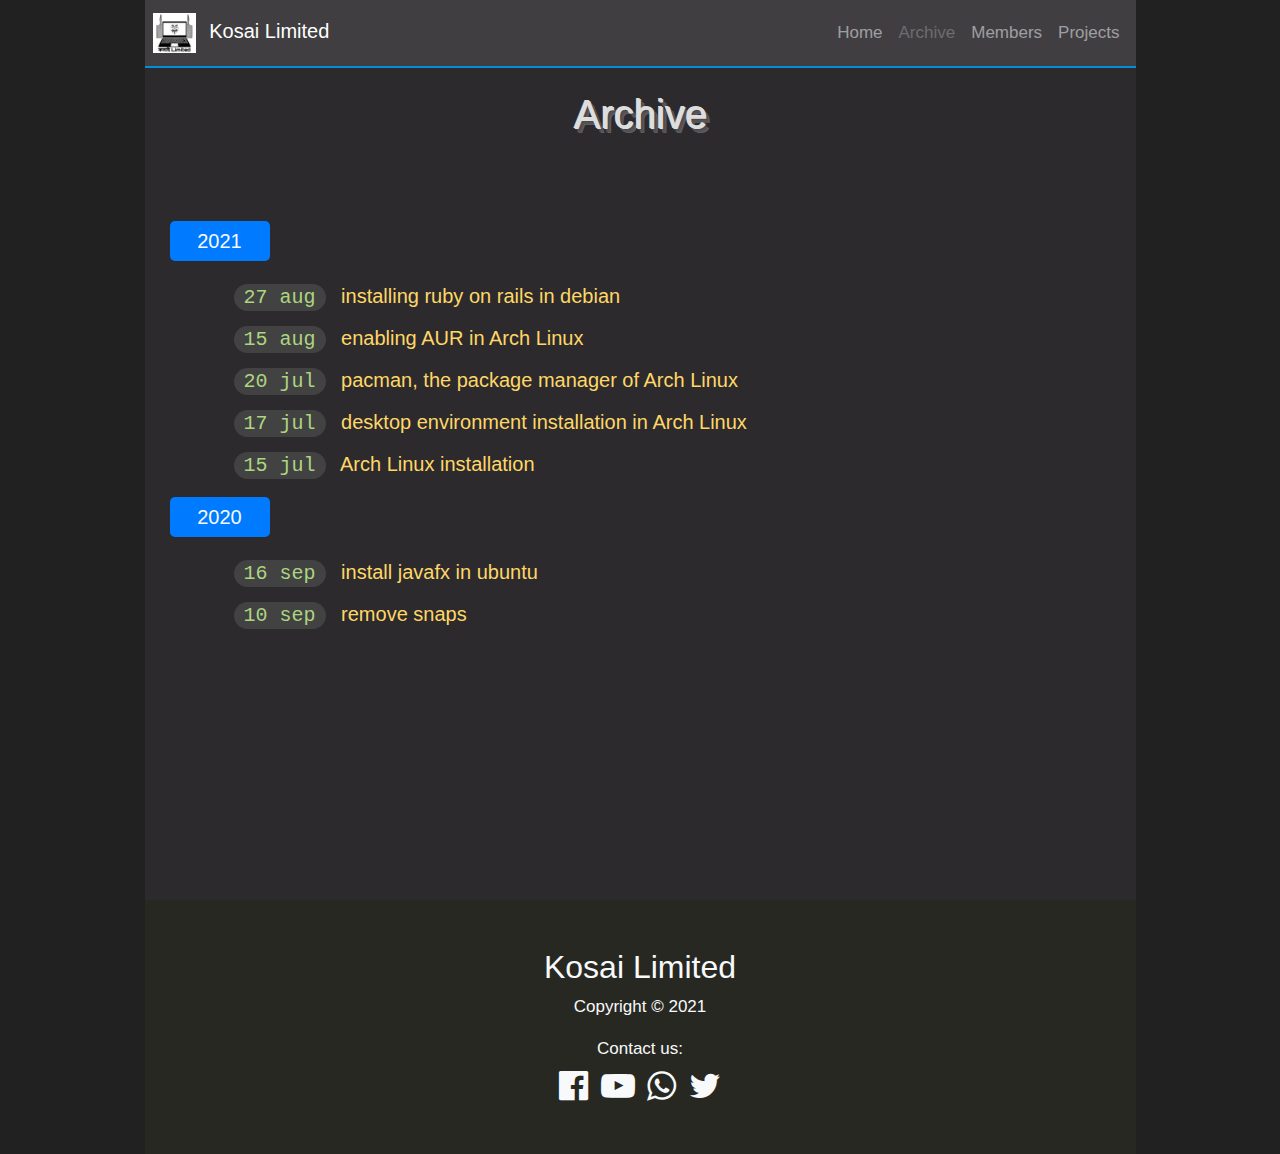
<file: archive/index.html>
<!DOCTYPE html>
<html lang="en">
	<head>
		<meta charset="utf-8">
		<meta name="viewport" content="width=device-width, initial-scale=1.0">
		<meta http-equiv="X-UA-Compatible" content="ie=edge">
		<title>Kosai Limited</title>
		<link rel="shortcut icon" type="image/x-icon" href="../common/assets/logo.png">
		<link rel="stylesheet" href="../common/css/bootstrap.min.css">
		<link rel="stylesheet" href="../common/awesome/css/font-awesome.min.css">
		<link rel="stylesheet" href="../common/css/navbar-fixed.css">
		<link rel="stylesheet" href="../common/css/scroll.css">
		<link rel="stylesheet" href="style.css">

	</head>
	<body>
		<div id="idk0" class="second-body text-light">

			<!--NAVIGATION BAR-->

			<nav class="custm-nav navbar navbar-dark navbar-expand-md fixed-top">
				<a class="navbar-brand" href="#idk0">
					<img height=40px; src="../common/assets/logo.png" alt="">
					<span class="ml-2">Kosai Limited</span>
				</a>
				<button class="navbar-toggler navbar-toggler-right" type="button" data-toggle="collapse" data-target="#hdnv">
					<span class="navbar-toggler-icon"></span>
				</button>
				<div class="collapse navbar-collapse" id="hdnv">
					<ul class="navbar-nav ml-auto">
						<li class="nav-item ml-auto"><a class="nav-link" href="../home/index.html">Home</a></li>
						<li class="nav-item ml-auto"><a class="nav-link disabled" href="#">Archive</a></li>
						<li class="nav-item ml-auto"><a class="nav-link" href="../members/index.html">Members</a></li>
						<li class="nav-item ml-auto"><a class="nav-link" href="../projects/index.html">Projects</a></li>
					</ul>
				</div>
			</nav>
			
			<div class="inner">
				<h1 class="text-center terms_center">Archive</h1>
			</div>
			<div class="year">2021</div>
			<ul class="ml-4 archive_ul">
				<li>
					<span class="time">27 aug</span>
					<a href="../7_rails_in_debian/index.html">installing ruby on rails in debian</a>
				</li>
				<li>
					<span class="time">15 aug</span>
					<a href="../6_aur/index.html">enabling AUR in Arch Linux</a>
				</li>
				<li>
					<span class="time">20 jul</span>
					<a href="../5_pacman/index.html">pacman, the package manager of Arch Linux</a>
				</li>
				<li>
					<span class="time">17 jul</span>
					<a href="../4_DE_install/index.html">desktop environment installation in Arch Linux</a>
				</li>
				<li>
					<span class="time">15 jul</span>
					<a href="../3_arch_linux_install/index.html">Arch Linux installation</a>
				</li>
			</ul>
			<div class="year">2020</div>
			<ul class="ml-4 archive_ul">
				<li>
					<span class="time">16 sep</span>
					<a href="../2_javafx_in_ubuntu/index.html">install javafx in ubuntu</a>
				</li>
				<li>
					<span class="time">10 sep</span>
					<a href="../1_remove_snaps/index.html">remove snaps</a>
				</li>
			</ul>
		</div>

		<footer class="text-center text-light py-5">
			<div class="container">
				<div class="row">
					<div class="col-md-12">
						<h2>Kosai Limited</h2>
						<p>Copyright &copy; 2021</p>
						<div class="my-2">Contact us:</div>
						<a href="https://www.facebook.com/koshaiLimited/" target="_blank" class="text-light">
							<i class="fa fa-facebook-official fa-2x"></i></a>
						<a href="https://www.youtube.com/channel/UCqOOTuqW_zw5x6ZUuMul3wQ" target="_blank" class="text-light ml-2">
							<i class="fa fa-youtube-play fa-2x"></i></a>
						<a href="../page_not_found/index.html" class="text-light ml-2"><i class="fa fa-whatsapp fa-2x"></i></a>
						<a href="../page_not_found/index.html" class="text-light ml-2"><i class="fa fa-twitter fa-2x"></i></a>

					</div>
				</div>
			</div>
		</footer>

		<script src="../common/js/jquery.js"></script>
		<script src="../common/js/popper.min.js"></script>
		<script src="../common/js/bootstrap.min.js"></script>
		<script src="../common/js/navbar-fixed.js"></script>

	</body>
</html>
</file>
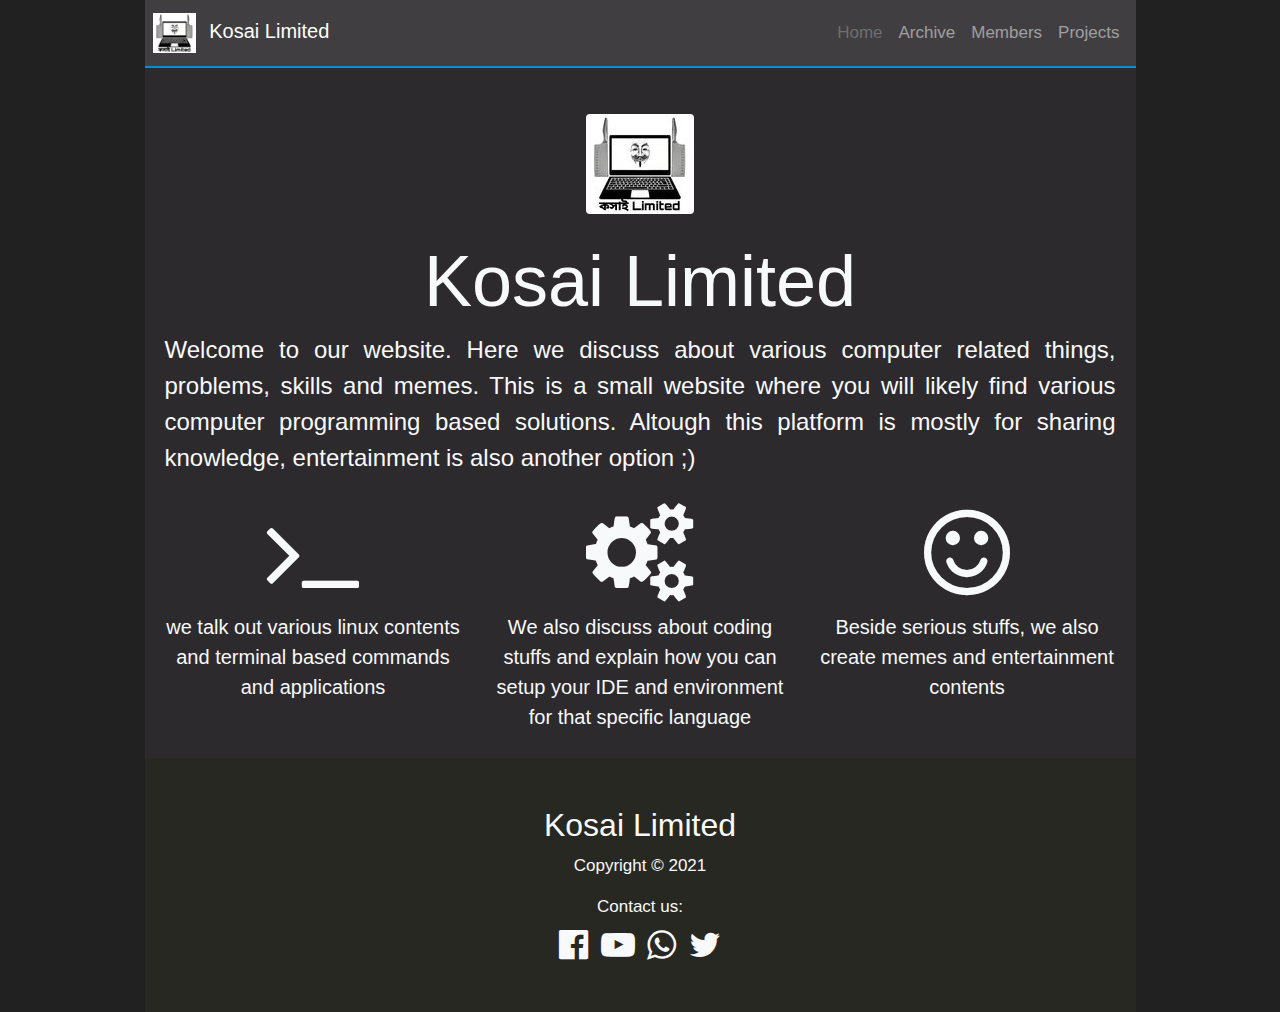
<file: home/index.html>
<!DOCTYPE html>
<html lang="en">
	<head>
		<meta charset="utf-8">
		<meta name="viewport" content="width=device-width, initial-scale=1.0">
		<meta http-equiv="X-UA-Compatible" content="ie=edge">
		<title>Kosai Limited</title>
		<link rel="shortcut icon" type="image/x-icon" href="../common/assets/logo.png">
		<link rel="stylesheet" href="../common/css/bootstrap.min.css">
		<link rel="stylesheet" href="../common/awesome/css/font-awesome.min.css">
		<link rel="stylesheet" href="../common/css/navbar-fixed.css">
		<link rel="stylesheet" href="../common/css/scroll.css">
		<link rel="stylesheet" href="../common/css/common.css">
		<link rel="stylesheet" href="style.css">

	</head>
	<body>
		<div id="idk0" class="second_body text-light">

			<!--NAVIGATION BAR-->

			<nav class="custm-nav navbar navbar-dark navbar-expand-md fixed-top">
				<a class="navbar-brand" href="#idk0">
					<img height=40px; src="../common/assets/logo.png" alt="">
					<span class="ml-2">Kosai Limited</span>
				</a>
				<button class="navbar-toggler navbar-toggler-right" type="button" data-toggle="collapse" data-target="#hdnv">
					<span class="navbar-toggler-icon"></span>
				</button>
				<div class="collapse navbar-collapse" id="hdnv">
					<ul class="navbar-nav ml-auto">
						<li class="nav-item ml-auto"><a class="nav-link disabled" href="#">Home</a></li>
						<li class="nav-item ml-auto"><a class="nav-link" href="../archive/index.html">Archive</a></li>
						<li class="nav-item ml-auto"><a class="nav-link" href="../members/index.html">Members</a></li>
						<li class="nav-item ml-auto"><a class="nav-link" href="../projects/index.html">Projects</a></li>
					</ul>
				</div>
			</nav>
			
			<section class="inner">
				<img class="rounded mx-auto my-4 d-block" src="../common/assets/logo.png" alt="">
				<h1 class="display-3 text-center">Kosai Limited</h1>
			</section>
			<p class="lead text-justify" style="font-size: 1.5rem;">
				Welcome to our website. Here we discuss about various computer related things, problems, skills and memes. This is
				a small website where you will likely find various computer programming based solutions. Altough this platform is
				mostly for sharing knowledge, entertainment is also another option ;)
			</p>
			<section>
				<div id="bigy" class="row">
					<div class="col-md-4 text-center mx-auto">
						<i class="fa fa-terminal"></i>
						<p>we talk out various linux contents and terminal based commands and applications</p>
					</div>
					<div class="col-md-4 text-center mx-auto">
						<i class="fa fa-gears"></i>
						<p>We also discuss about coding stuffs and explain how you can setup your IDE and environment
							for that specific language</p>
					</div>
					<div class="col-md-4 text-center mx-auto">
						<i class="fa fa-smile-o"></i>
						<p>Beside serious stuffs, we also create memes and entertainment contents</p>
					</div>
				</div>
			</section>
		</div>

		<footer class="text-center text-light py-5">
			<div class="container">
				<div class="row">
					<div class="col-md-12">
						<h2>Kosai Limited</h2>
						<p>Copyright &copy; 2021</p>
						<div class="my-2">Contact us:</div>
						<a href="https://www.facebook.com/koshaiLimited/" target="_blank" class="text-light">
							<i class="fa fa-facebook-official fa-2x"></i></a>
						<a href="https://www.youtube.com/channel/UCqOOTuqW_zw5x6ZUuMul3wQ" target="_blank" class="text-light ml-2">
							<i class="fa fa-youtube-play fa-2x"></i></a>
						<a href="../page_not_found/index.html" class="text-light ml-2"><i class="fa fa-whatsapp fa-2x"></i></a>
						<a href="../page_not_found/index.html" class="text-light ml-2"><i class="fa fa-twitter fa-2x"></i></a>
					</div>
				</div>
			</div>
		</footer>

		<script src="../common/js/jquery.js"></script>
		<script src="../common/js/popper.min.js"></script>
		<script src="../common/js/bootstrap.min.js"></script>
		<script src="../common/js/navbar-fixed.js"></script>

	</body>
</html>
</file>
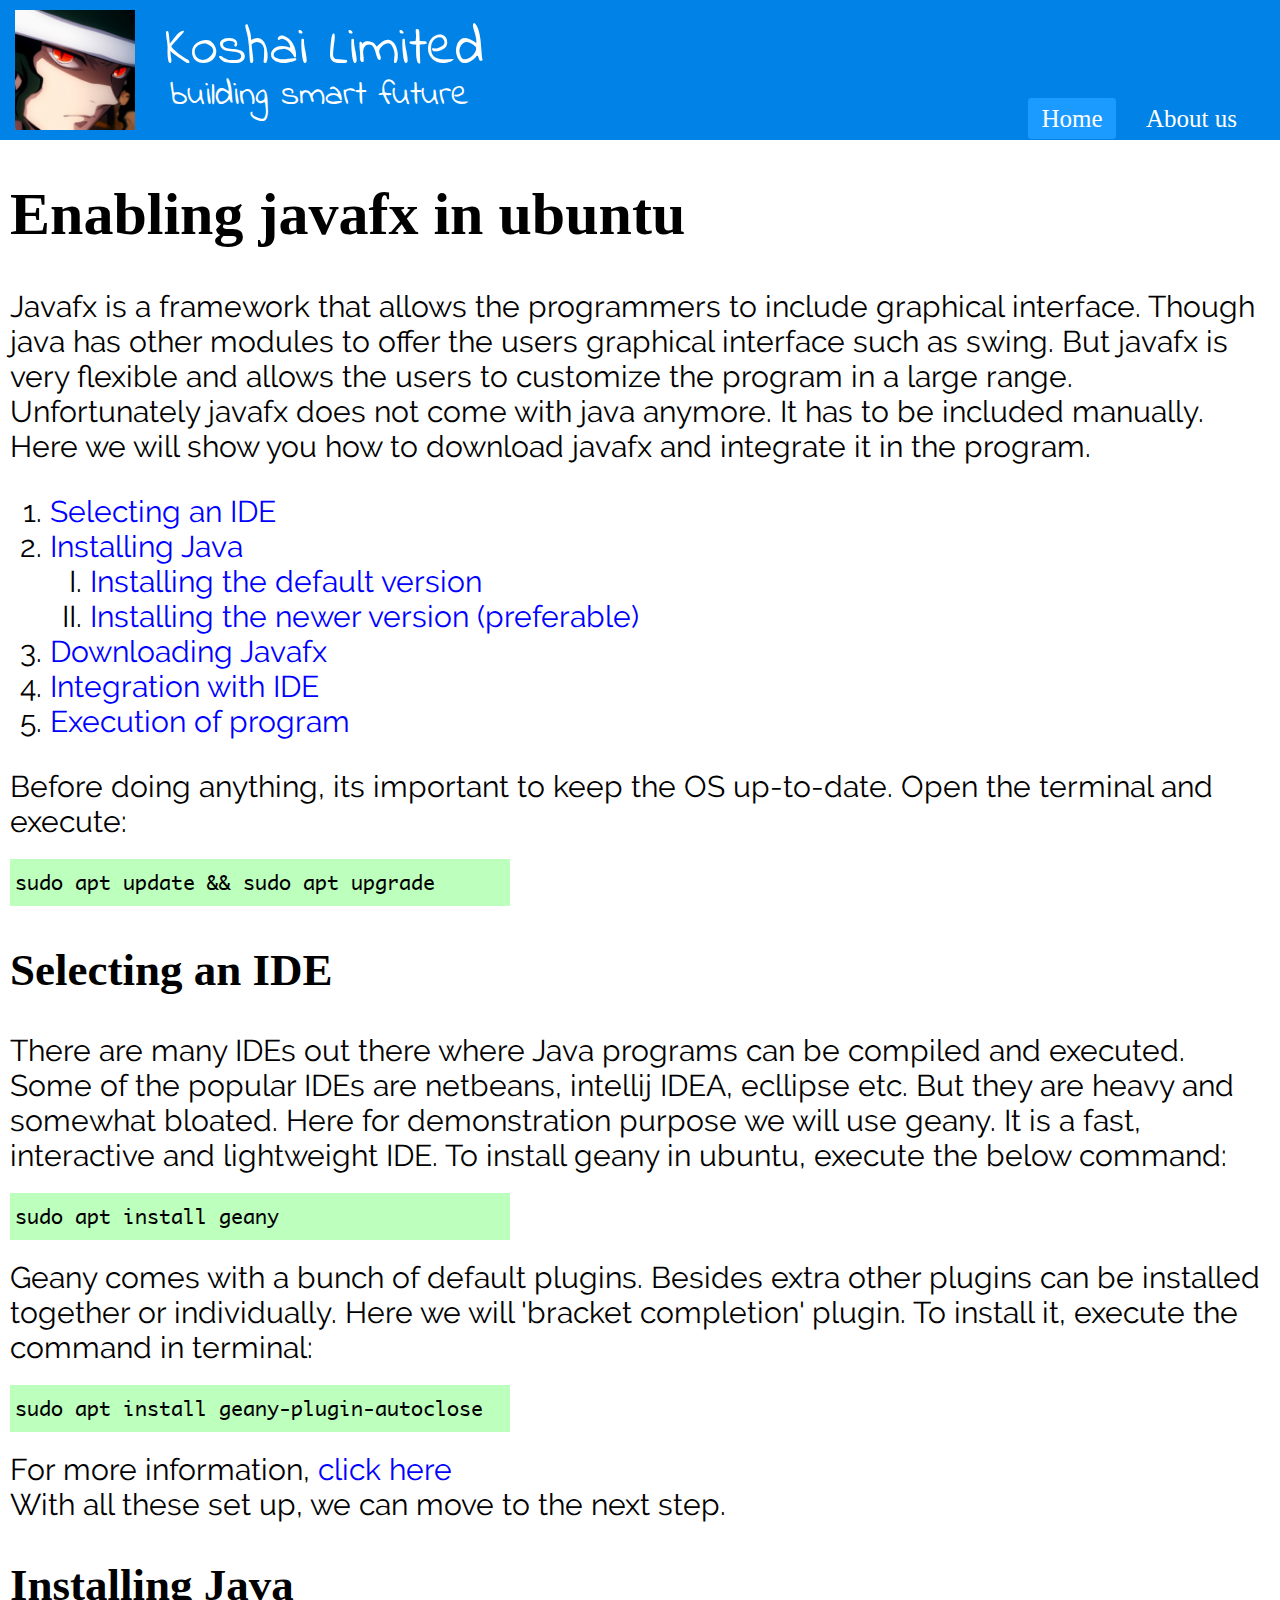
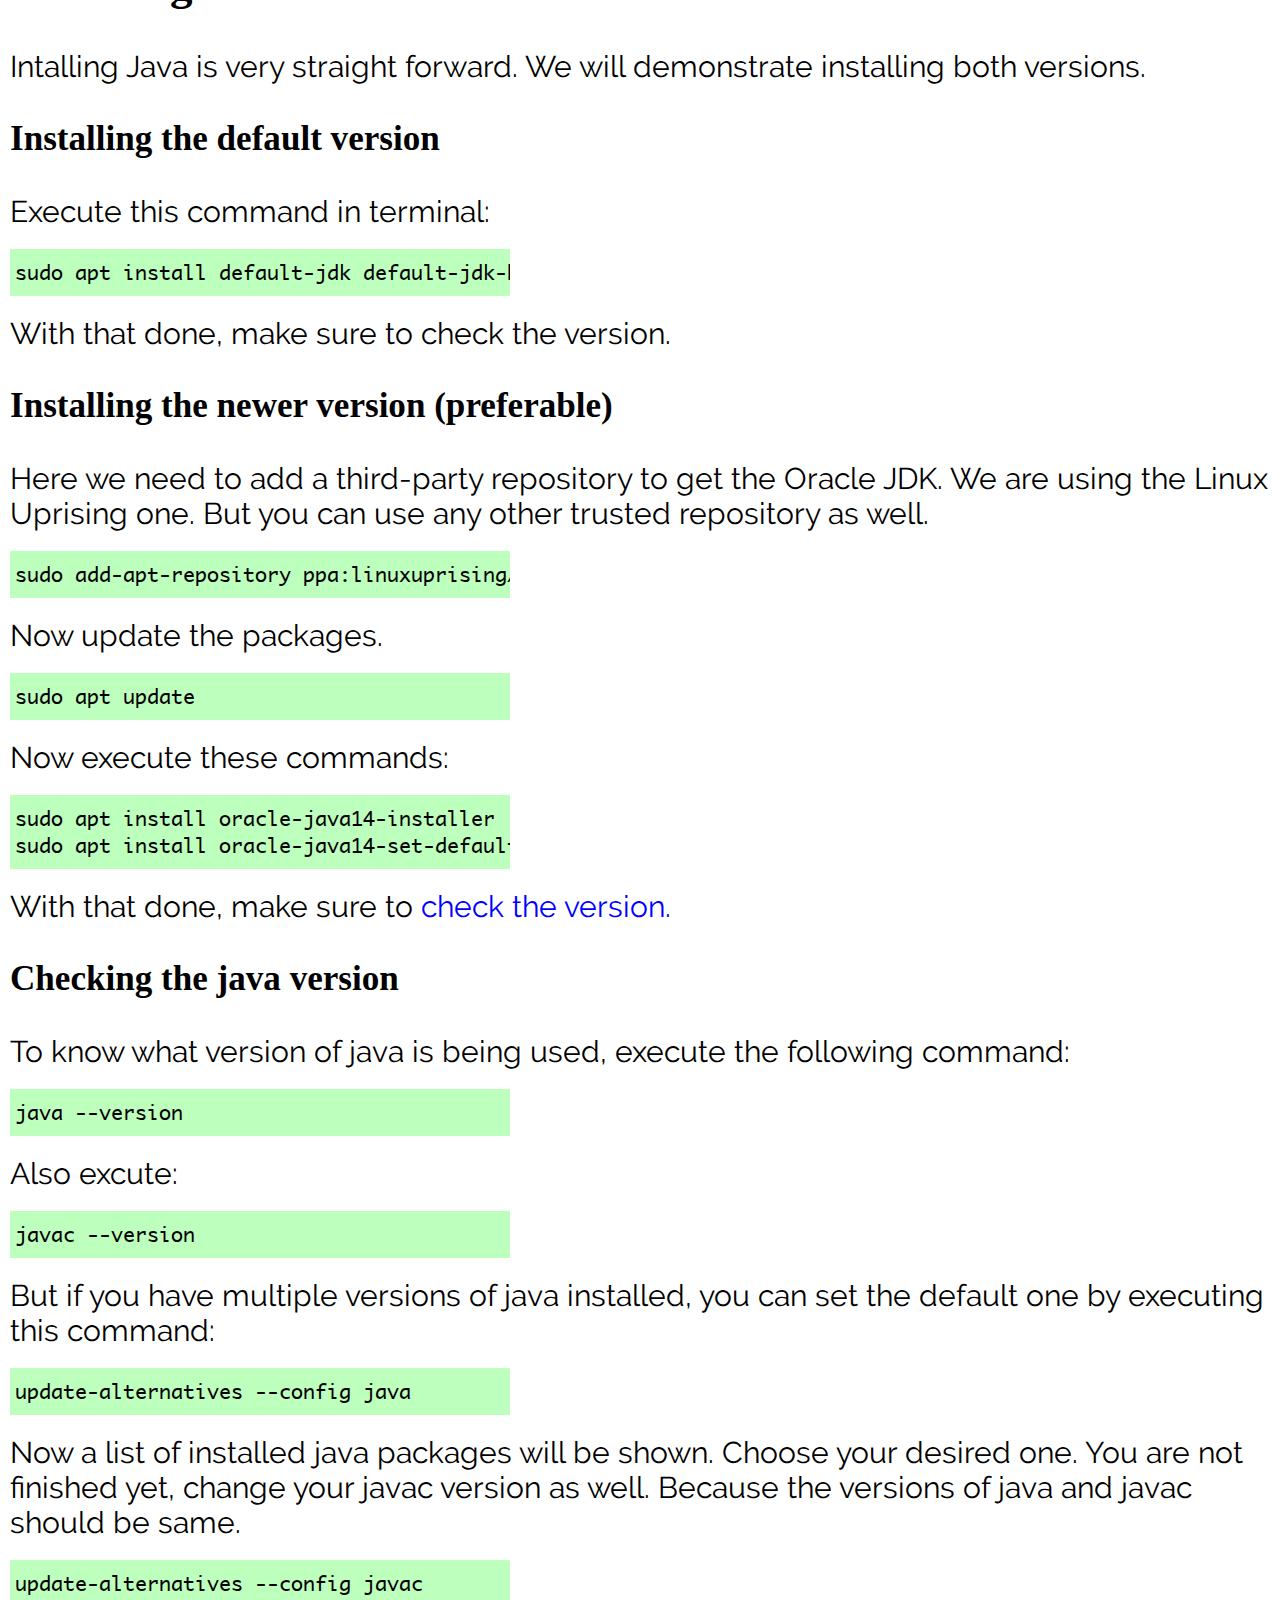
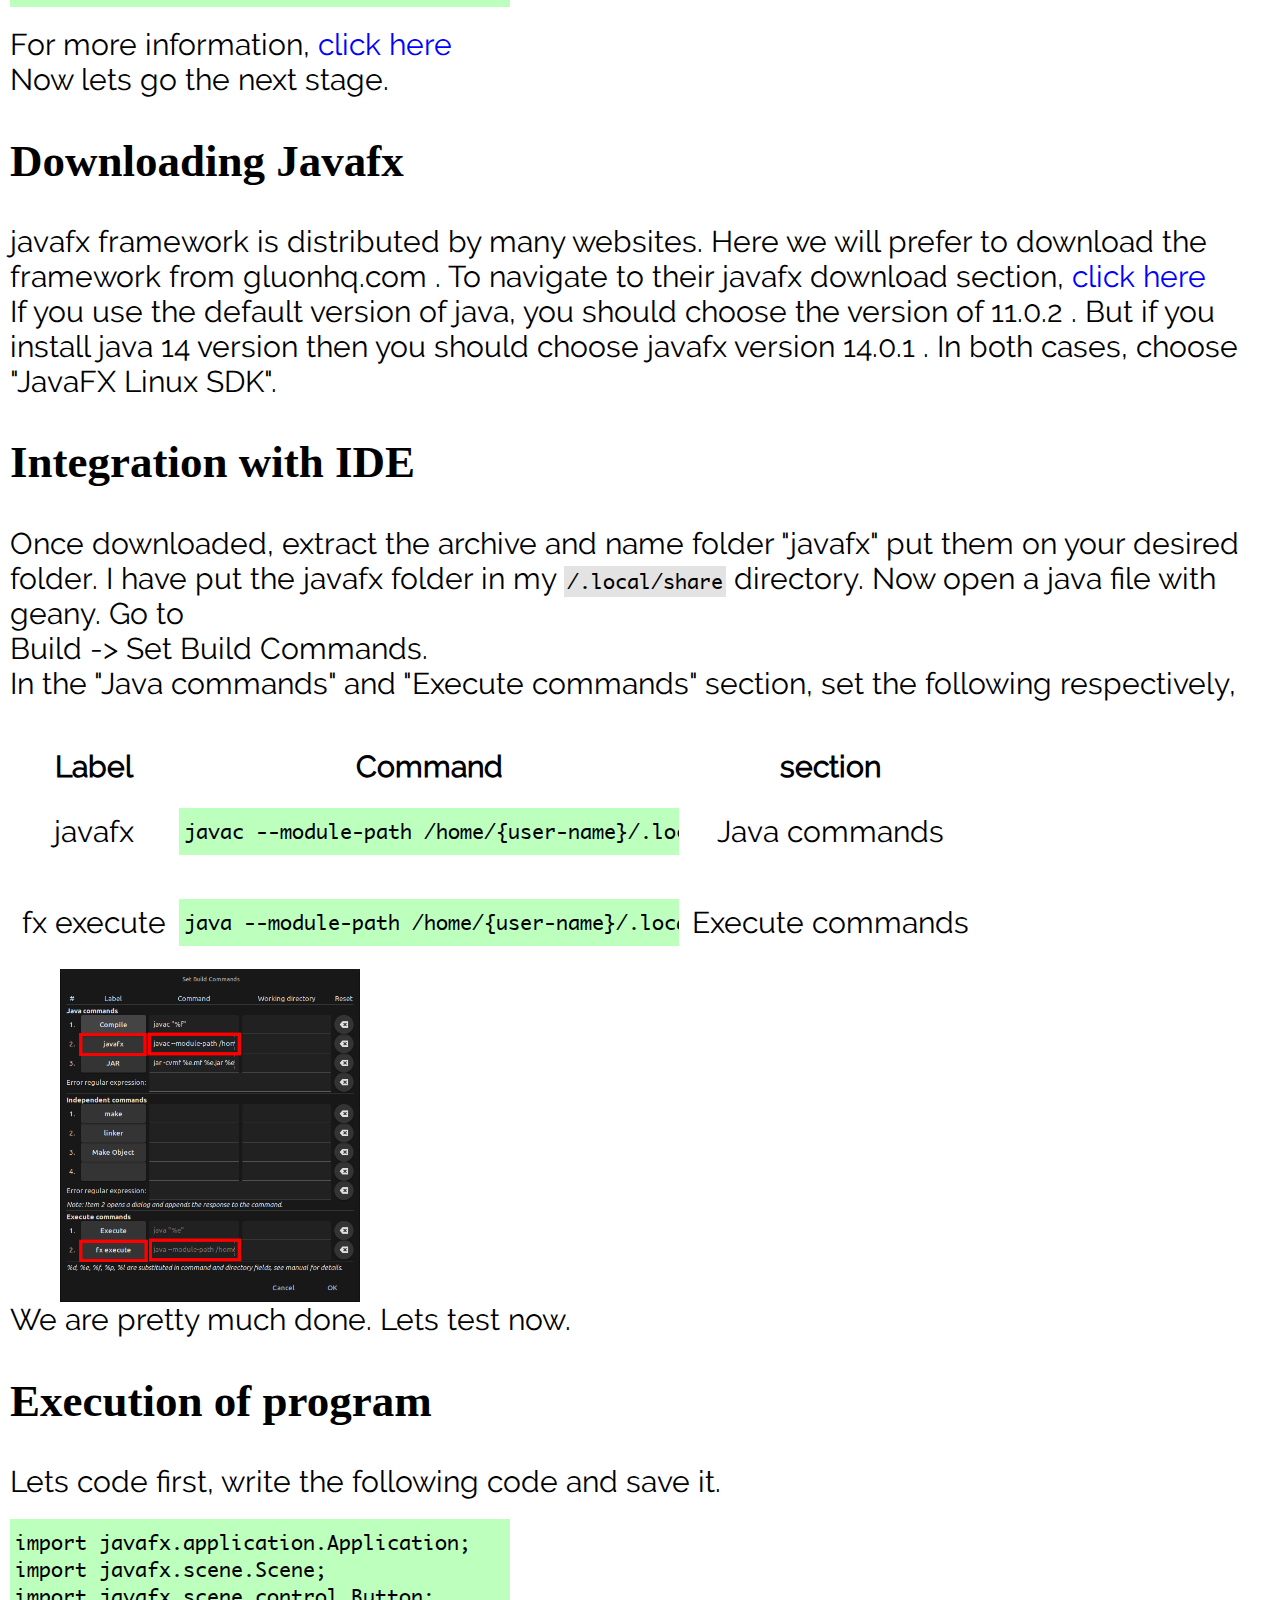
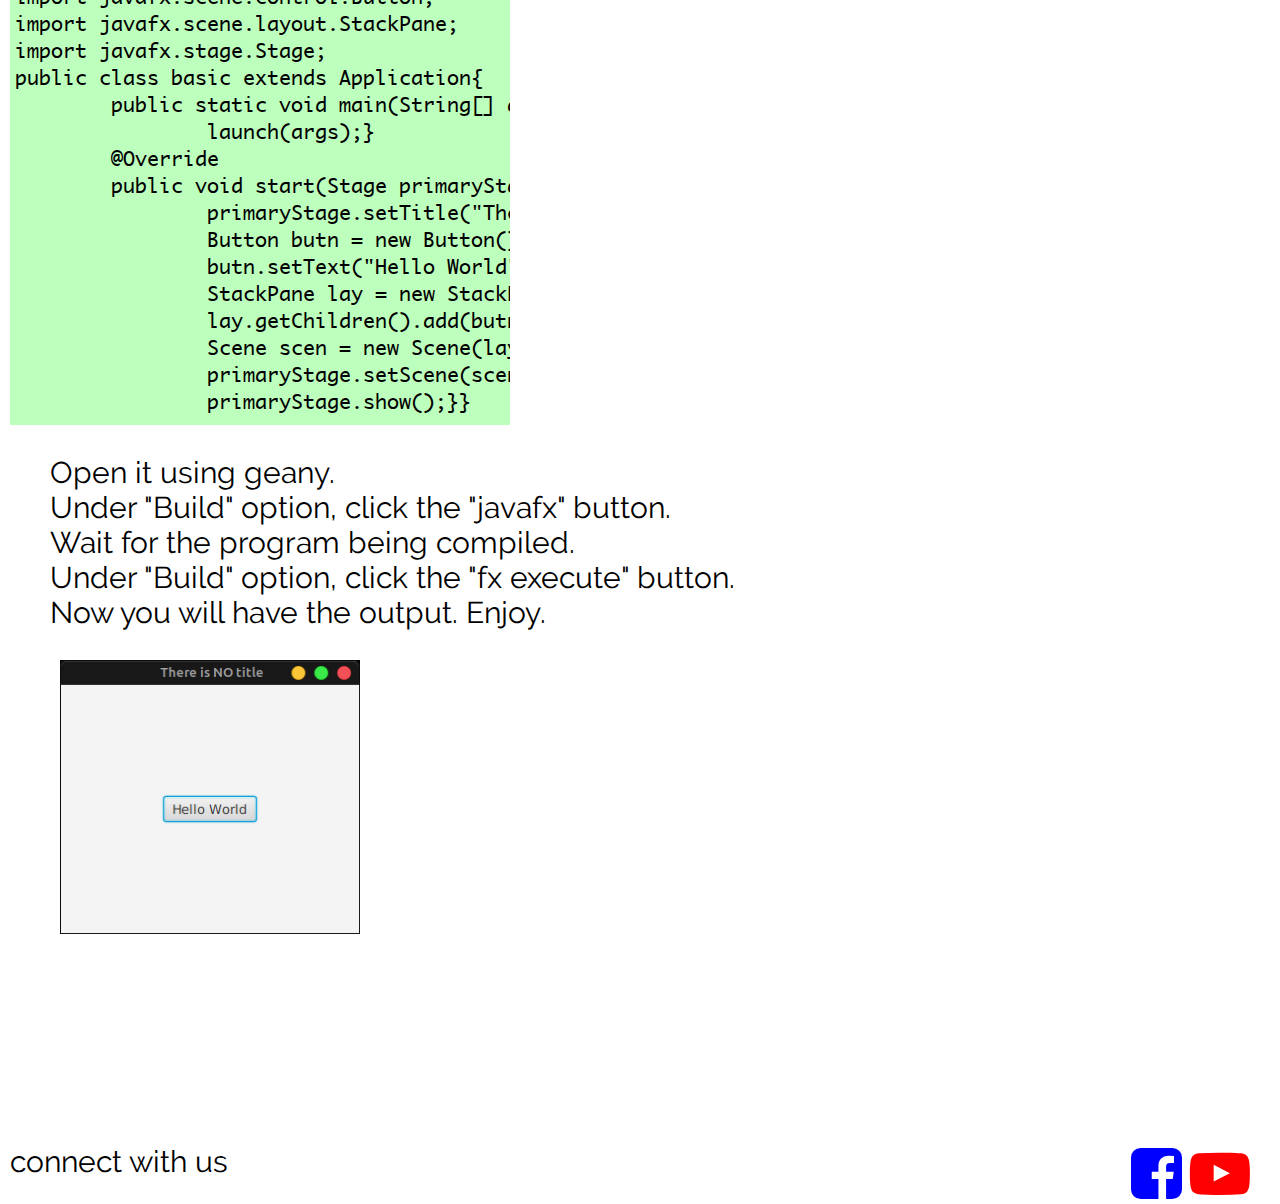
<file: javafx_in_ubuntu/index.html>
<!DOCTYPE html>
<html lang = "en">
	<head>
		<meta charset = "utf-8" content = "width=device-width, initial-scale=1">
		<title>Koshai Limited</title>
		<link rel = "stylesheet" href = "../default.css">
		<link rel = "stylesheet" href = "style.css">
		<link rel = "stylesheet" href = "../src/awesome/css/font-awesome.min.css">
	</head>
	<body>
		<nav>
			<img src = "../src/muzan2.jpg">
			<label class = "logo">koshai limited</label>
			<ul>
				<li><a class = "active" href = "#">Home</a></li>
				<li><a href = "#" class = "act">About us</a></li>
			</ul><div id = "fce"><li class = "kol"><a href = "#"><span class = "fa fa-bars fa-2x"></span></a>
				<div class = "drpp">
					<a href = "#">Home</a>
					<a href = "#">About us</a>
				</div>
			</li></ul></div>
			<label class = "log">building smart future</label>
		</nav>
		<div class = "def"><h1>Enabling javafx in ubuntu</h1>
		Javafx is a framework that allows the programmers to include graphical interface. Though java has other modules to offer the users graphical interface such as swing. But javafx is very flexible and allows the users to customize the program in a large range. Unfortunately javafx does not come with java anymore. It has to be included manually. Here we will show you how to download javafx and integrate it in the program.
		<ul>
			<li><a href = "#sec1">Selecting an IDE</a></li>
			<li><a href = "#sec2">Installing Java</a><ul style = "list-style-type: upper-roman">
					<li><a href = "#sec21">Installing the default version</a></li>
					<li><a href = "#sec22">Installing the newer version (preferable)</a></li>
					</ul></li>
			<li><a href = "#sec3">Downloading Javafx</a></li>
			<li><a href = "#sec4">Integration with IDE</a></li>
			<li><a href = "#sec5">Execution of program</a></li>
		</ul>
		Before doing anything, its important to keep the OS up-to-date. Open the terminal and execute:
		<pre>sudo apt update &amp;&amp; sudo apt upgrade</pre>
		<article id = "sec1">
			<h2>Selecting an IDE</h2>
			There are many IDEs out there where Java programs can be compiled and executed. Some of the popular IDEs are netbeans, intellij IDEA, ecllipse etc. But they are heavy and somewhat bloated. Here for demonstration purpose we will use geany. It is a fast, interactive and lightweight IDE. To install geany in ubuntu, execute the below command:
			<pre>sudo apt install geany</pre>
			Geany comes with a bunch of default plugins. Besides extra other plugins can be installed together or individually. Here we will 'bracket completion' plugin. To install it, execute the command in terminal:
			<pre>sudo apt install geany-plugin-autoclose</pre>
			For more information, <a href = "https://www.geany.org/manual/dev/index.html" target = "_blank">click here</a><br>
			With all these set up, we can move to the next step.
		</article>
		<article id = "sec2">
			<h2>Installing Java</h2>
			Intalling Java is very straight forward. We will demonstrate installing both versions.
			<article id = "sec21">
				<h3>Installing the default version</h3>
				Execute this command in terminal:
				<pre>sudo apt install default-jdk default-jdk-headless</pre>
				With that done, make sure to check the version.
			</article>
			<article id = "sec22">
				<h3>Installing the newer version (preferable)</h3>
				Here we need to add a third-party repository to get the Oracle JDK. We are using the Linux Uprising one. But you can use any other trusted repository as well.
				<pre>sudo add-apt-repository ppa:linuxuprising/java</pre>
				Now update the packages.
				<pre>sudo apt update</pre>
				Now execute these commands:
				<pre>sudo apt install oracle-java14-installer<br>sudo apt install oracle-java14-set-default</pre>
				With that done, make sure to <a href = "#secv">check the version.</a>
			</article>
			<article id = "secv">
				<h3>Checking the java version</h3>
				To know what version of java is being used, execute the following command:
				<pre>java --version</pre>
				Also excute:
				<pre>javac --version</pre>
				But if you have multiple versions of java installed, you can set the default one by executing this command:
				<pre>update-alternatives --config java</pre>
				Now a list of installed java packages will be shown. Choose your desired one.
				You are not finished yet, change your javac version as well. Because the versions of java and javac should be same.
				<pre>update-alternatives --config javac</pre>
			</article>
			For more information, <a href = "https://www.oracle.com/java" target = "_blank">click here</a><br>
			Now lets go the next stage.
		</article>
		<article id = "sec3">
			<h2>Downloading Javafx</h2>
			javafx framework is distributed by many websites. Here we will prefer to download the framework from gluonhq.com . To navigate to their javafx download section, <a href = "https://gluonhq.com/products/javafx/" target = "_blank">click here</a><br>
			If you use the default version of java, you should choose the version of 11.0.2 . But if you install java 14 version then you should choose javafx version 14.0.1 . In both cases, choose "JavaFX Linux SDK".
		</article>
		<article id = "sec4">
			<h2>Integration with IDE</h2>
			Once downloaded, extract the archive and name folder "javafx" put them on your desired folder. I have put the javafx folder in my <span id = "dir">/.local/share</span> directory.
			Now open a java file with geany. Go to
			<div> Build -> Set Build Commands.</div>
			In the "Java commands" and "Execute commands" section, set the following respectively,<br><br>
			<div id = "ert">
				<pre>javac --module-path /home/{user-name}/.local/share/javafx/lib --add-modules=javafx.base,javafx.controls,javafx.fxml,javafx.graphics,javafx.media,javafx.swing,javafx.web,javafx.swt "%f"</pre>
				<pre>java --module-path /home/{user-name}/.local/share/javafx/lib --add-modules=javafx.base,javafx.controls,javafx.fxml,javafx.graphics,javafx.media,javafx.swing,javafx.web,javafx.swt "%e"</pre>
			</div>
			<table class = "tb1">
				<tr><th>Label</th><th>Command</th><th>section</th></tr>
				<tr><td>javafx</td><td><pre>javac --module-path /home/{user-name}/.local/share/javafx/lib --add-modules=javafx.base,javafx.controls,javafx.fxml,javafx.graphics,javafx.media,javafx.swing,javafx.web,javafx.swt "%f"</pre></td><td>Java commands</td></tr>
				<tr><td>fx execute</td><td><pre>java --module-path /home/{user-name}/.local/share/javafx/lib --add-modules=javafx.base,javafx.controls,javafx.fxml,javafx.graphics,javafx.media,javafx.swing,javafx.web,javafx.swt "%e"</pre></td><td>Execute commands</td></tr>
			</table>
			<table class = "tb2">
				<tr><th>Label</th><th>Command</th></tr>
				<tr><td>javafx</td><td><pre>javac --module-path /home/{user-name}/.local/share/javafx/lib --add-modules=javafx.base,javafx.controls,javafx.fxml,javafx.graphics,javafx.media,javafx.swing,javafx.web,javafx.swt "%f"</pre></td></tr>
				<tr><td>fx execute</td><td><pre>java --module-path /home/{user-name}/.local/share/javafx/lib --add-modules=javafx.base,javafx.controls,javafx.fxml,javafx.graphics,javafx.media,javafx.swing,javafx.web,javafx.swt "%e"</pre></td></tr>
			</table>
			<img src = "images/edit.png" alt = "demonstration" class = "iol">
			We are pretty much done. Lets test now.
		</article>
		<article id = "sec5">
			<h2>Execution of program</h2>
			Lets code first, write the following code and save it.
			<pre>import javafx.application.Application;<br>import javafx.scene.Scene;<br>import javafx.scene.control.Button;<br>import javafx.scene.layout.StackPane;<br>import javafx.stage.Stage;<br>public class basic extends Application{<br>	public static void main(String[] args){<br>		launch(args);}<br>	@Override<br>	public void start(Stage primaryStage) throws Exception{<br>		primaryStage.setTitle("There is NO title");<br>		Button butn = new Button();<br>		butn.setText("Hello World");<br>		StackPane lay = new StackPane();<br>		lay.getChildren().add(butn);<br>		Scene scen = new Scene(lay, 300, 250);<br>		primaryStage.setScene(scen);<br>		primaryStage.show();}}</pre>
			<ul>
				<li>Open it using geany.</li>
				<li>Under "Build" option, click the "javafx" button.</li>
				<li>Wait for the program being compiled.</li>
				<li>Under "Build" option, click the "fx execute" button.</li>
				<li>Now you will have the output. Enjoy.</li>
			</ul>
		</article>
		<img src = "images/output.png" class = "iol">
		<br><br><br><br><br><br>
		<span>connect with us</span>
		<span class = "cont">
			<a href = "https://www.facebook.com" target = "_blank"><span class = "fa fa-facebook-square fa-2x"></span></a>
			<a href = "https://www.youtube.com" target - "_blank"><span class = "fa fa-youtube-play fa-2x"></span></a>
		</span>
	</div></body>
</html>
</file>
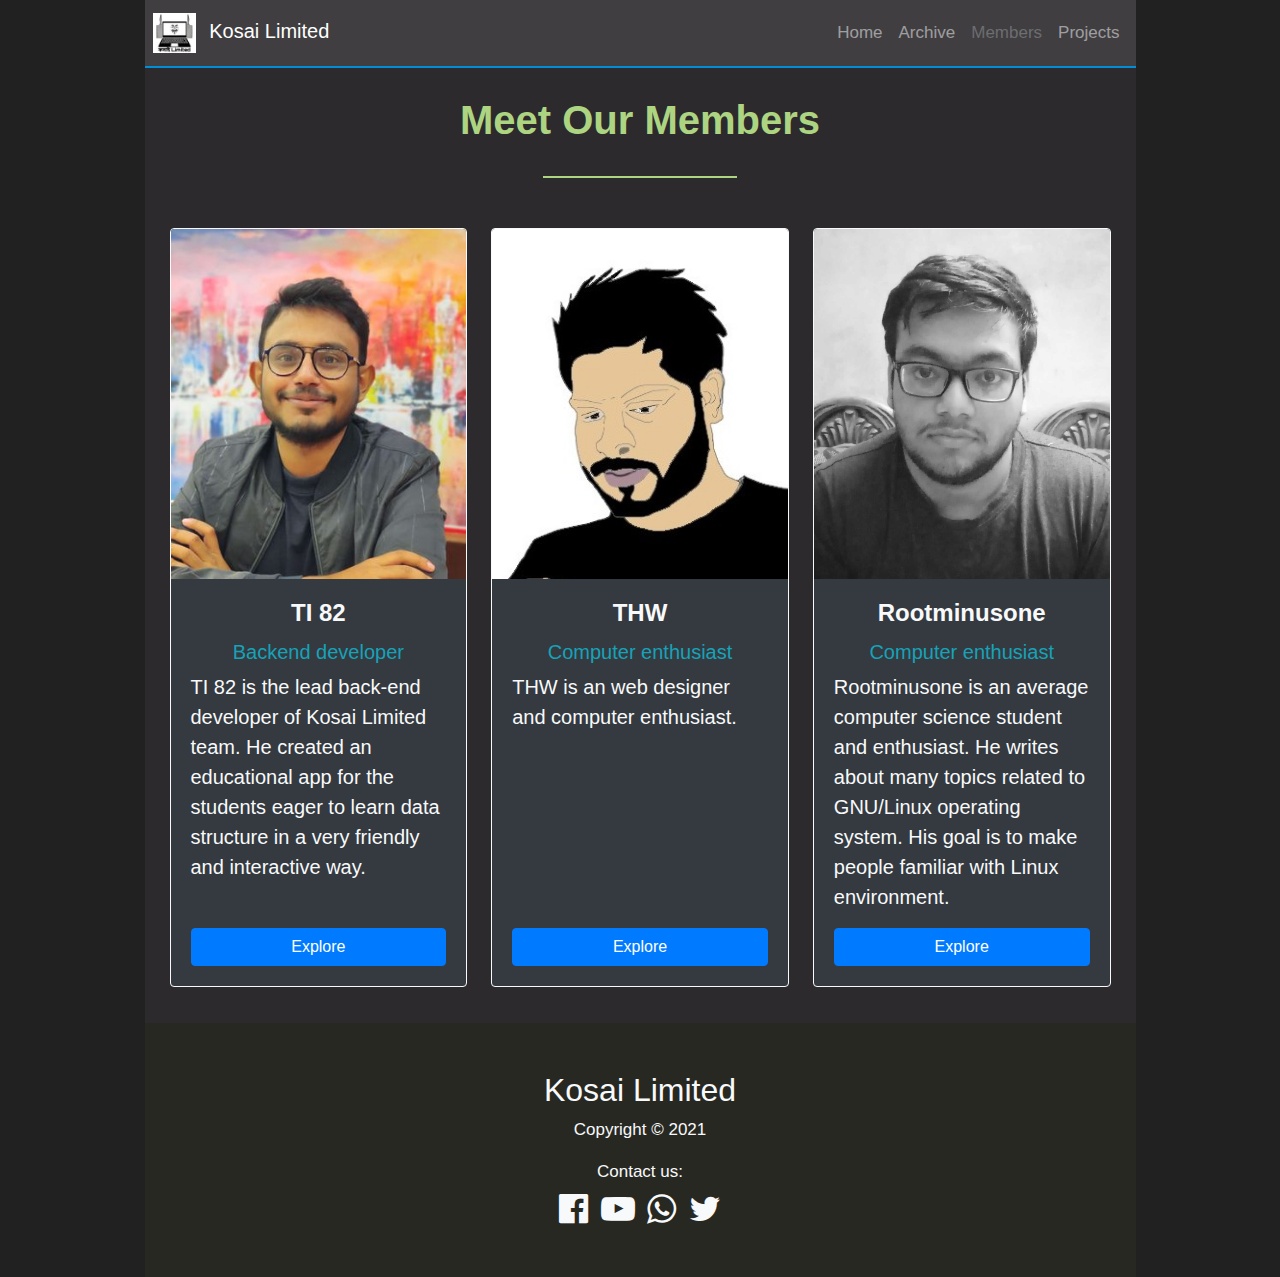
<file: members/index.html>
<!DOCTYPE html>
<html lang="en">
	<head>
		<meta charset="utf-8">
		<meta name="viewport" content="width=device-width, initial-scale=1.0">
		<meta http-equiv="X-UA-Compatible" content="ie=edge">
		<title>Kosai Limited</title>
		<link rel="shortcut icon" type="image/x-icon" href="../common/assets/logo.png">
		<link rel="stylesheet" href="../common/css/bootstrap.min.css">
		<link rel="stylesheet" href="../common/awesome/css/font-awesome.min.css">
		<link rel="stylesheet" href="../common/css/navbar-fixed.css">
		<link rel="stylesheet" href="../common/css/scroll.css">
		<link rel="stylesheet" href="../common/css/common.css">
		<link rel="stylesheet" href="style.css">

	</head>
	<body>
		<div id="idk0" class="second-body text-light">

			<!--NAVIGATION BAR-->

			<nav class="custm-nav navbar navbar-dark navbar-expand-md fixed-top">
				<a class="navbar-brand" href="#idk0">
					<img height=40px; src="../common/assets/logo.png" alt="">
					<span class="ml-2">Kosai Limited</span>
				</a>
				<button class="navbar-toggler navbar-toggler-right" type="button" data-toggle="collapse" data-target="#hdnv">
					<span class="navbar-toggler-icon"></span>
				</button>
				<div class="collapse navbar-collapse" id="hdnv">
					<ul class="navbar-nav ml-auto">
						<li class="nav-item ml-auto"><a class="nav-link" href="../home/index.html">Home</a></li>
						<li class="nav-item ml-auto"><a class="nav-link" href="../archive/index.html">Archive</a></li>
						<li class="nav-item ml-auto"><a class="nav-link disabled" href="#">Members</a></li>
						<li class="nav-item ml-auto"><a class="nav-link" href="../projects/index.html">Projects</a></li>
					</ul>
				</div>
			</nav>
			
			<div class="inner headbar text-center">Meet Our Members</div>
			<hr>
			<div class="card-deck mb-3 mx-auto">
				<div class="card mx-auto bg-dark card border-light" style="width: 18rem;">
					<a href="../members_details/ti_82/index.html">
						<img class="card-img-top" src="../members/assets/tonu.jpg" alt="TI 82" height="350px">
					</a>
					<div class="card-body d-flex flex-column">
						<h4 class="card-title font-weight-bold text-center">TI 82</h4>
						<h5 class="text-info text-center">Backend developer</h5>
						<p class="card-text">TI 82 is the lead back-end developer of Kosai Limited team. He created an educational app for
							the students eager to learn data structure in a very friendly and interactive way.</p>
						<a href="../members_details/ti_82/index.html" class="mt-auto d-flex justify-content-center btn btn-primary">Explore</a>
					</div>
				</div>
				<div class="card mx-auto ml-sm-4 bg-dark card border-light" style="width: 18rem;">
					<a href="../page_not_found/index.html">
						<img class="card-img-top" src="../members/assets/rahat.jpg" alt="THW" height="350px">
					</a>
					<div class="card-body d-flex flex-column">
						<h4 class="card-title font-weight-bold text-center">THW</h4>
						<h5 class="text-info text-center">Computer enthusiast</h5>
						<p class="card-text">THW is an web designer and computer enthusiast.</p>
						<a href="../page_not_found/index.html" class="mt-auto d-flex justify-content-center btn btn-primary">Explore</a>
					</div>
				</div>
				<div class="card mx-auto ml-sm-4 bg-dark card border-light" style="width: 18rem;">
					<a href="../members_details/rootminusone/index.html">
						<img class="card-img-top" src="../members/assets/rootminusone.jpg" alt="Rootminusone" height="350px">
					</a>
					<div class="card-body d-flex flex-column">
						<h4 class="card-title font-weight-bold text-center">Rootminusone</h4>
						<h5 class="text-info text-center">Computer enthusiast</h5>
						<p class="card-text">Rootminusone is an average computer science student and enthusiast. He writes about many topics
							related to GNU/Linux operating system. His goal is to make people familiar with Linux environment.</p>
						<a href="../members_details/rootminusone/index.html" class="mt-auto d-flex justify-content-center btn btn-primary">Explore</a>
					</div>
				</div>
			</div>
		</div>

		<footer class="text-center text-light py-5">
			<div class="container">
				<div class="row">
					<div class="col-md-12">
						<h2>Kosai Limited</h2>
						<p>Copyright &copy; 2021</p>
						<div class="my-2">Contact us:</div>
						<a href="https://www.facebook.com/koshaiLimited/" target="_blank" class="text-light">
							<i class="fa fa-facebook-official fa-2x"></i></a>
						<a href="https://www.youtube.com/channel/UCqOOTuqW_zw5x6ZUuMul3wQ" target="_blank" class="text-light ml-2">
							<i class="fa fa-youtube-play fa-2x"></i></a>
						<a href="../page_not_found/index.html" class="text-light ml-2"><i class="fa fa-whatsapp fa-2x"></i></a>
						<a href="../page_not_found/index.html" class="text-light ml-2"><i class="fa fa-twitter fa-2x"></i></a>

					</div>
				</div>
			</div>
		</footer>

		<script src="../common/js/jquery.js"></script>
		<script src="../common/js/popper.min.js"></script>
		<script src="../common/js/bootstrap.min.js"></script>
		<script src="../common/js/navbar-fixed.js"></script>

	</body>
</html>
</file>
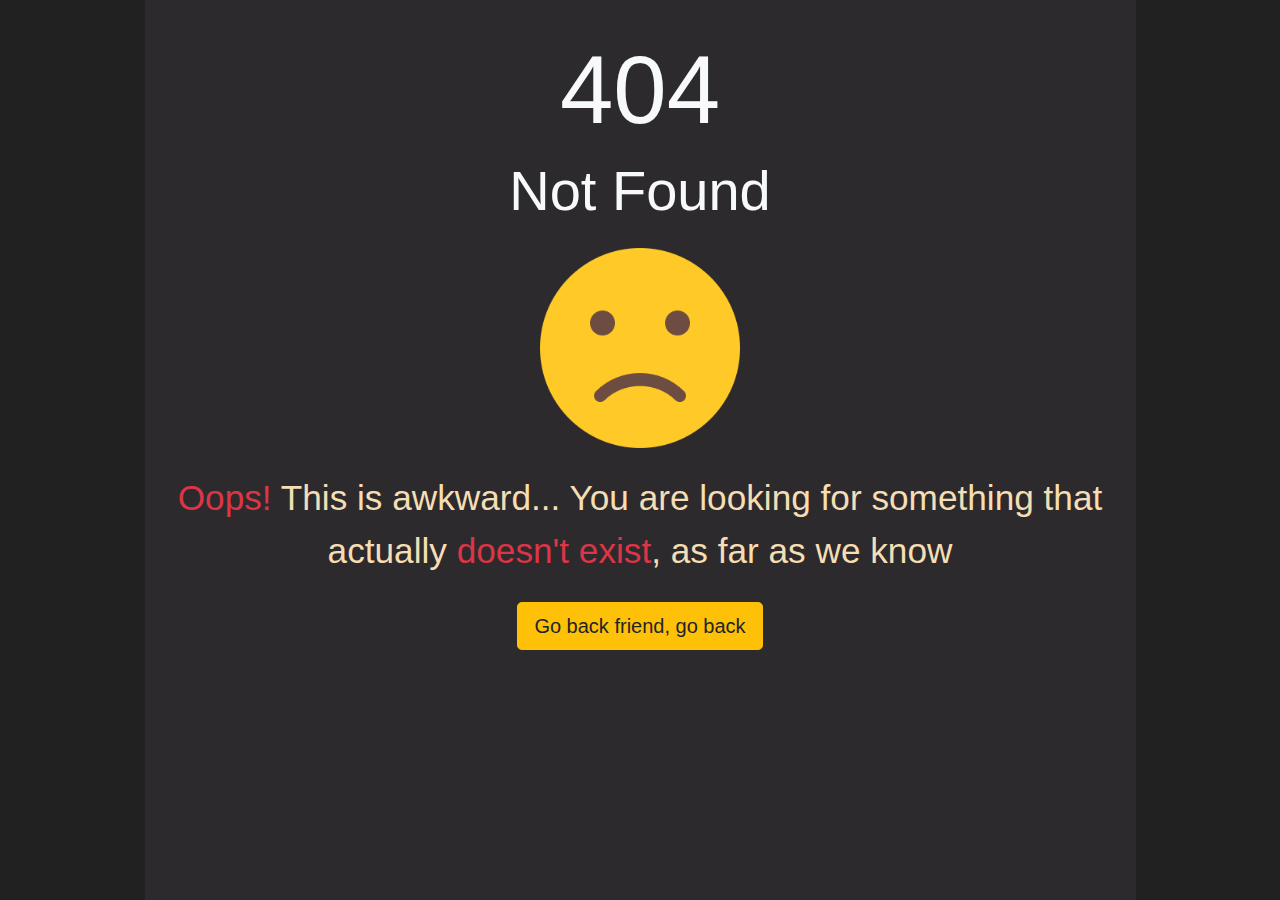
<file: page_not_found/index.html>
<!DOCTYPE html>
<html lang="en">
	<head>
		<meta charset="utf-8">
		<meta name="viewport" content="width=device-width, initial-scale=1.0">
		<meta http-equiv="X-UA-Compatible" content="ie=edge">
		<title>Kosai Limited</title>
		<link rel="shortcut icon" type="image/x-icon" href="../common/assets/logo.png">
		<link rel="stylesheet" href="../common/css/bootstrap.min.css">
		<link rel="stylesheet" href="../common/awesome/css/font-awesome.min.css">
		<link rel="stylesheet" href="../common/css/navbar-fixed.css">
		<link rel="stylesheet" href="../common/css/scroll.css">
		<link rel="stylesheet" href="../common/css/common.css">
		<link rel="stylesheet" href="style.css">

	</head>
	<body>
		<div id="idk0" class="second_body text-light">
			<div class="inner text-center display-1">404</div>
			<div class="text-center display-4">Not Found</div>
			<img class="rounded mx-auto my-4 d-block" src="../page_not_found/assets/sad.png" alt="sad face" width="200">
			<div class="found text-center">
				<span class="text-danger">Oops!</span> This is awkward... You are looking for something
				that actually <span class="text-danger">doesn't exist</span>, as far as we know
				<br>
				<form><input class="btn btn-lg btn-warning my-4" type="button" onclick="history.back()" value="Go back friend, go back"></form>
			</div>
		</div>

		<script src="../common/js/jquery.js"></script>
		<script src="../common/js/popper.min.js"></script>
		<script src="../common/js/bootstrap.min.js"></script>
	</body>
</html>
</file>
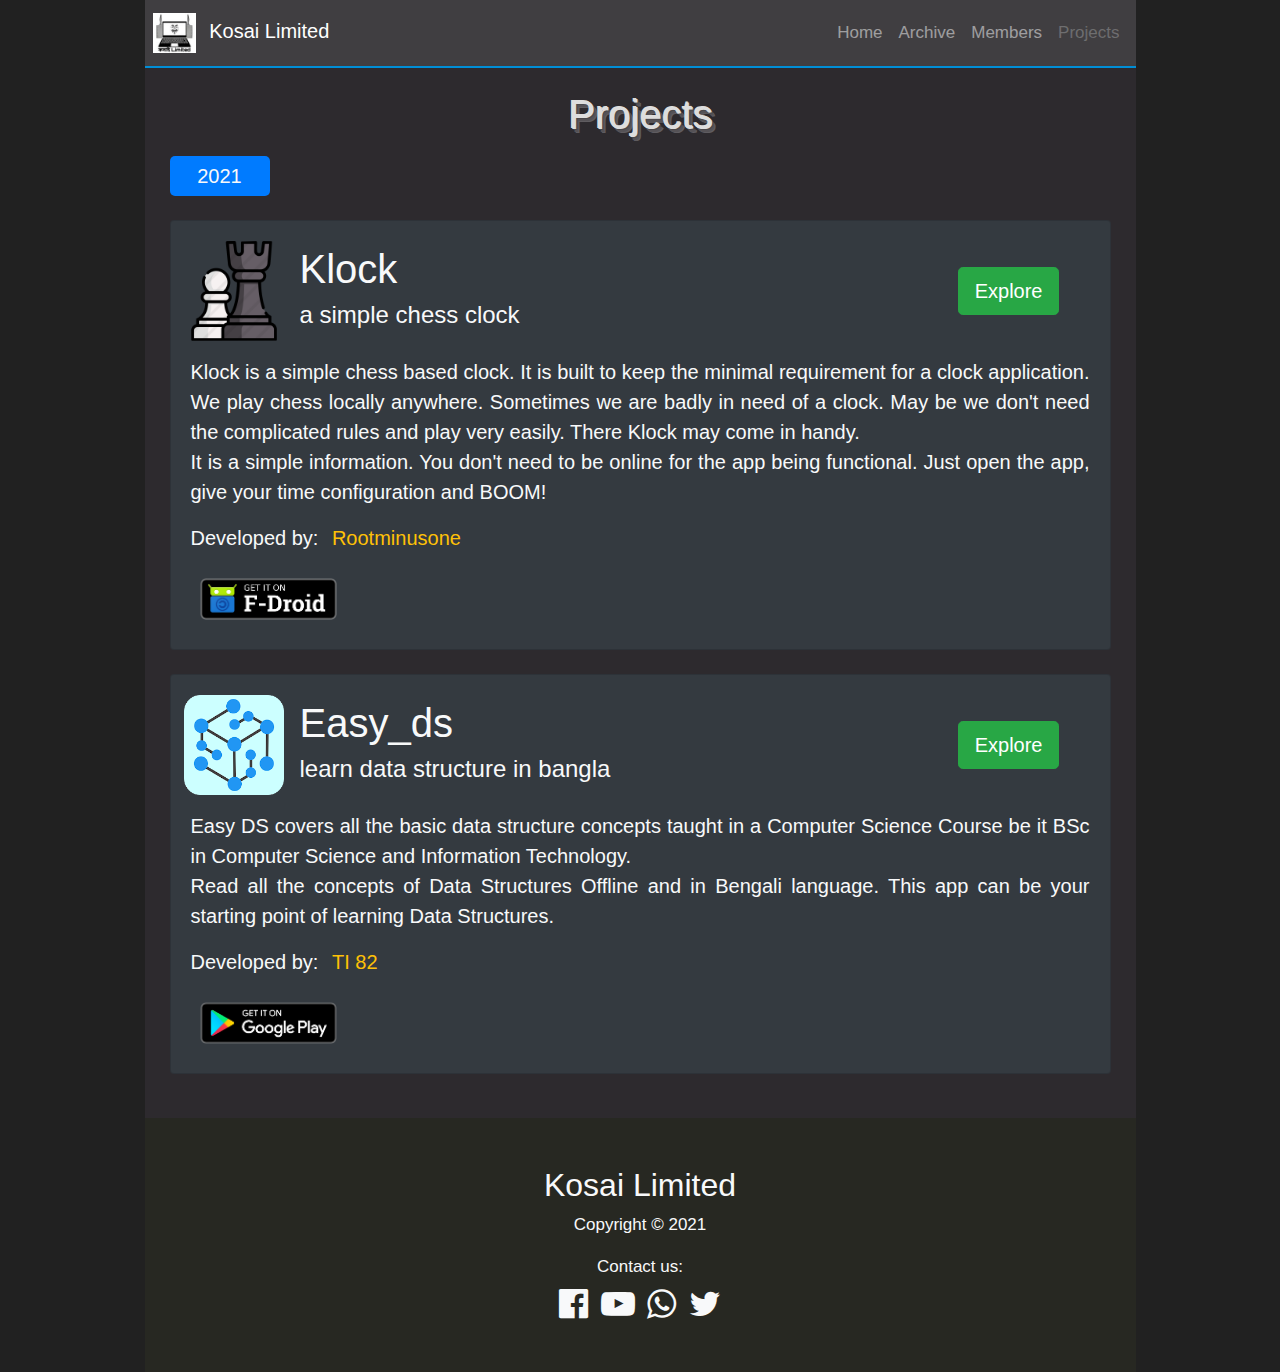
<file: projects/index.html>
<!DOCTYPE html>
<html lang="en">
	<head>
		<meta charset="utf-8">
		<meta name="viewport" content="width=device-width, initial-scale=1.0">
		<meta http-equiv="X-UA-Compatible" content="ie=edge">
		<title>Kosai Limited</title>
		<link rel="shortcut icon" type="image/x-icon" href="../common/assets/logo.png">
		<link rel="stylesheet" href="../common/css/bootstrap.min.css">
		<link rel="stylesheet" href="../common/awesome/css/font-awesome.min.css">
		<link rel="stylesheet" href="../common/css/navbar-fixed.css">
		<link rel="stylesheet" href="../common/css/scroll.css">
		<link rel="stylesheet" href="../common/css/common.css">
		<link rel="stylesheet" href="style.css">

	</head>
	<body>
		<div id="idk0" class="second-body text-light">

			<!--NAVIGATION BAR-->

			<nav class="custm-nav navbar navbar-dark navbar-expand-md fixed-top">
				<a class="navbar-brand" href="#idk0">
					<img height=40px; src="../common/assets/logo.png" alt="">
					<span class="ml-2">Kosai Limited</span>
				</a>
				<button class="navbar-toggler navbar-toggler-right" type="button" data-toggle="collapse" data-target="#hdnv">
					<span class="navbar-toggler-icon"></span>
				</button>
				<div class="collapse navbar-collapse" id="hdnv">
					<ul class="navbar-nav ml-auto">
						<li class="nav-item ml-auto"><a class="nav-link" href="../home/index.html">Home</a></li>
						<li class="nav-item ml-auto"><a class="nav-link" href="../archive/index.html">Archive</a></li>
						<li class="nav-item ml-auto"><a class="nav-link" href="../members/index.html">Members</a></li>
						<li class="nav-item ml-auto"><a class="nav-link disabled" href="#">Projects</a></li>
					</ul>
				</div>
			</nav>
			<div class="inner">
				<h1 class="text-center terms_center">Projects</h1>
			</div>
			<div class="year">2021</div>
			
			<div class="card bg-dark my-4">
				<div class="card-body">
					<div class="card-title">
						<div class="row">
							<div class="row col-8">
								<img class="ml-2" src="../projects/assets/2_klock.png" width="100">
								<div class="ml-3 text-light my-auto">
									<h1>Klock</h1>
									<h4 class="d-none d-md-block">a simple chess clock</h4>
								</div>
							</div>
							<div class="col-4 text-right my-auto">
								<a href="https://codeberg.org/rootminusone8004/Klock" target="_blank" class="btn btn-lg btn-success">Explore</a>
							</div>
						</div>
					</div>
					<div class="my-3 text-justify">
						Klock is a simple chess based clock. It is built to keep the minimal requirement for a clock application.
						We play chess locally anywhere. Sometimes we are badly in need of a clock. May be we don't need the complicated
						rules and play very easily. There Klock may come in handy.
						<br>
						It is a simple information. You don't need to be online for the app being functional. Just open the app,
						give your time configuration and BOOM!
					</div>
					<div class="my-3">
						Developed by: <a href="../members_details/rootminusone/index.html" class="ml-2 text-warning">Rootminusone</a>
					</div>
					<a href="https://f-droid.org/en/packages/com.koshai_limited.klock/" target="_blank">
						<img src="../projects/assets/fdroid.png" height="60"/>
					</a>
				</div>
			</div>

			<div class="card bg-dark my-4">
				<div class="card-body">
					<div class="card-title">
						<div class="row">
							<div class="row col-8">
								<img class="ml-2" src="../projects/assets/1_easy_ds.png" width="100">
								<div class="ml-3 text-light my-auto">
									<h1>Easy_ds</h1>
									<h4 class="d-none d-md-block">learn data structure in bangla</h4>
								</div>
							</div>
							<div class="col-4 text-right my-auto">
								<a href="https://play.google.com/store/apps/details?id=com.koshailimited.easy_dsa" target="_blank"
								class="btn btn-lg btn-success">Explore</a>
							</div>
						</div>
					</div>
					<div class="my-3 text-justify">
						Easy DS covers all the basic data structure concepts taught in a Computer Science Course be it BSc in Computer
						Science and Information Technology.
						<br>
						Read all the concepts of Data Structures Offline and in Bengali language. This app can be your starting point
						of learning Data Structures.
					</div>
					<div class="my-3">
						Developed by: <a href="../page_not_found/index.html" class="ml-2 text-warning">TI 82</a>
					</div>
					<a href="https://play.google.com/store/apps/details?id=com.koshailimited.easy_dsa" target="_blank">
						<img src="../projects/assets/play_store.png" height="60"/>
					</a>
				</div>
			</div>
		</div>

		<footer class="text-center text-light py-5">
			<div class="container">
				<div class="row">
					<div class="col-md-12">
						<h2>Kosai Limited</h2>
						<p>Copyright &copy; 2021</p>
						<div class="my-2">Contact us:</div>
						<a href="https://www.facebook.com/koshaiLimited/" target="_blank" class="text-light">
							<i class="fa fa-facebook-official fa-2x"></i></a>
						<a href="https://www.youtube.com/channel/UCqOOTuqW_zw5x6ZUuMul3wQ" target="_blank" class="text-light ml-2">
							<i class="fa fa-youtube-play fa-2x"></i></a>
						<a href="../page_not_found/index.html" class="text-light ml-2"><i class="fa fa-whatsapp fa-2x"></i></a>
						<a href="../page_not_found/index.html" class="text-light ml-2"><i class="fa fa-twitter fa-2x"></i></a>

					</div>
				</div>
			</div>
		</footer>

		<script src="../common/js/jquery.js"></script>
		<script src="../common/js/popper.min.js"></script>
		<script src="../common/js/bootstrap.min.js"></script>
		<script src="../common/js/navbar-fixed.js"></script>

	</body>
</html>
</file>
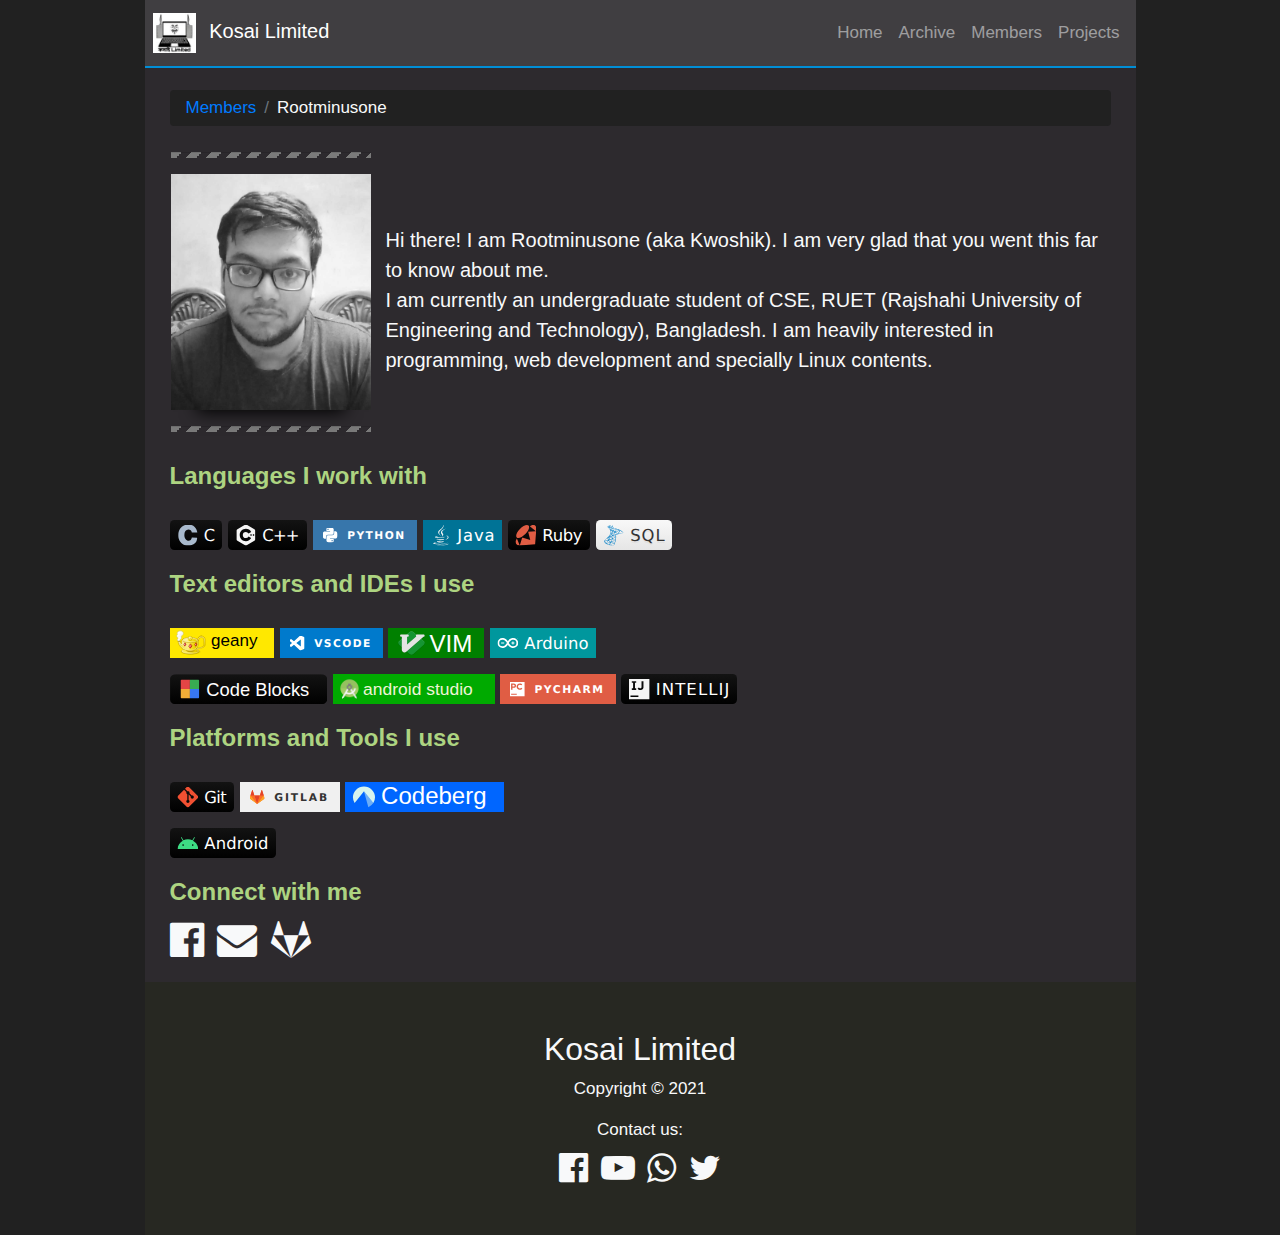
<file: members_details/rootminusone/index.html>
<!DOCTYPE html>
<html lang="en">
	<head>
		<meta charset="utf-8">
		<meta name="viewport" content="width=device-width, initial-scale=1.0">
		<meta http-equiv="X-UA-Compatible" content="ie=edge">
		<title>Kosai Limited</title>
		<link rel="shortcut icon" type="image/x-icon" href="../common/assets/logo.png">
		<link rel="stylesheet" href="../../common/css/bootstrap.min.css">
		<link rel="stylesheet" href="../../common/awesome/css/font-awesome.min.css">
		<link rel="stylesheet" href="../../common/css/navbar-fixed.css">
		<link rel="stylesheet" href="../../common/css/scroll.css">
		<link rel="stylesheet" href="../../common/css/common.css">
		<link rel="stylesheet" href="style.css">

	</head>
	<body>
		<div id="idk0" class="second-body text-light">

			<!--NAVIGATION BAR-->

			<nav class="custm-nav navbar navbar-dark navbar-expand-md fixed-top">
				<a class="navbar-brand" href="#idk0">
					<img height=40px; src="../../common/assets/logo.png" alt="">
					<span class="ml-2">Kosai Limited</span>
				</a>
				<button class="navbar-toggler navbar-toggler-right" type="button" data-toggle="collapse" data-target="#hdnv">
					<span class="navbar-toggler-icon"></span>
				</button>
				<div class="collapse navbar-collapse" id="hdnv">
					<ul class="navbar-nav ml-auto">
						<li class="nav-item ml-auto"><a class="nav-link" href="../../home/index.html">Home</a></li>
						<li class="nav-item ml-auto"><a class="nav-link" href="../../archive/index.html">Archive</a></li>
						<li class="nav-item ml-auto"><a class="nav-link" href="../../members/index.html">Members</a></li>
						<li class="nav-item ml-auto"><a class="nav-link" href="../../projects/index.html">Projects</a></li>
					</ul>
				</div>
			</nav>

			<!--BREADCRUMB-->
			<div class="inner">
				<ol class="breadcrumb">
					<li class="breadcrumb-item"><a href="../../members/index.html">Members</a></li>
					<li class="breadcrumb-item">Rootminusone</li>
				</ol>
			</div>

			<div class="row">
				<div class="span4 mx-auto ml-md-3">
					<hr class="slash-1">
					<img class="s1 my-3" src="../../members/assets/rootminusone.jpg" width="200px">
					<hr class="slash-1 mb-3">
				</div>
				<div class="col-md my-auto">
					Hi there! I am Rootminusone (aka Kwoshik). I am very glad that you went this far to know about me.
					<br>
					I am currently an undergraduate student of CSE, RUET (Rajshahi University of Engineering and Technology),
					Bangladesh. I am heavily interested in programming, web development and specially Linux contents.
				</div>
			</div>
			
			<div class="headbar2">Languages I work with</div>
			<img class="mt-3" src="../../members/svgs/lang/C.svg" alt="C" height="30px">
			<img class="mt-3" src="../../members/svgs/lang/c++.svg" alt="C++" height="30px">
			<img class="mt-3" src="../../members/svgs/lang/python.svg" alt="python" height="30px">
			<img class="mt-3" src="../../members/svgs/lang/java.svg" alt="java" height="30px">
			<img class="mt-3" src="../../members/svgs/lang/ruby.svg" alt="ruby" height="30px">
			<img class="mt-3" src="../../members/svgs/lang/sql_1.svg" alt="sql" height="30px">

			<div class="mt-3 headbar2">Text editors and IDEs I use</div>
			<img class="mt-3" src="../../members/svgs/ide/geany.svg" alt="geany" height="30px">
			<img class="mt-3" src="../../members/svgs/ide/vscode.svg" alt="vscode" height="30px">
			<img class="mt-3" src="../../members/svgs/ide/vim.svg" alt="vim" height="30px">
			<img class="mt-3" src="../../members/svgs/ide/arduino.svg" alt="arduino" height="30px">
			<br>
			<img class="mt-3" src="../../members/svgs/ide/code_blocks.svg" alt="code blocks" height="30px">
			<img class="mt-3" src="../../members/svgs/ide/android_studio.svg" alt="android studio" height="30px">
			<img class="mt-3" src="../../members/svgs/ide/pycharm.svg" alt="pycharm" height="30px">
			<img class="mt-3" src="../../members/svgs/ide/intellij.svg" alt="intellij" height="30px">

			<div class="mt-3 headbar2">Platforms and Tools I use</div>
			<img class="mt-3" src="../../members/svgs/git/git.svg" alt="git" height="30px">
			<img class="mt-3" src="../../members/svgs/git/gitlab.svg" alt="gitlab" height="30px">
			<img class="mt-3" src="../../members/svgs/git/codeberg.svg" alt="codeberg" height="30px">
			<br>
			<img class="mt-3" src="../../members/svgs/framework/android.svg" alt="android" height="30px">

			<div class="mt-3 headbar2">Connect with me</div>
			<a href="https://www.facebook.com/rootminusone.rootminusone.3" target="_blank" class="text-light">
				<i class="fa fa-facebook-official fa-2x"></i></a>
			<a class="ml-2 text-light cp" title="copy to clipboard" data-clipboard-text="rootminusone8004@protonmail.com">
				<i class="fa fa-envelope fa-2x"></i></a>
			<a href="https://gitlab.com/rootminusone8004" target="_blank" class="text-light ml-2">
				<i class="fa fa-gitlab fa-2x"></i></a>
			
		</div>

		<footer class="text-center text-light py-5">
			<div class="container">
				<div class="row">
					<div class="col-md-12">
						<h2>Kosai Limited</h2>
						<p>Copyright &copy; 2021</p>
						<div class="my-2">Contact us:</div>
						<a href="https://www.facebook.com/koshaiLimited/" target="_blank" class="text-light">
							<i class="fa fa-facebook-official fa-2x"></i></a>
						<a href="https://www.youtube.com/channel/UCqOOTuqW_zw5x6ZUuMul3wQ" target="_blank" class="text-light ml-2">
							<i class="fa fa-youtube-play fa-2x"></i></a>
						<a href="../../page_not_found/index.html" class="text-light ml-2"><i class="fa fa-whatsapp fa-2x"></i></a>
						<a href="../../page_not_found/index.html" class="text-light ml-2"><i class="fa fa-twitter fa-2x"></i></a>

					</div>
				</div>
			</div>
		</footer>

		<script src="../../common/js/jquery.js"></script>
		<script src="../../common/js/popper.min.js"></script>
		<script src="../../common/js/bootstrap.min.js"></script>
		<script src="../../common/js/navbar-fixed.js"></script>
		<script src="../../common/js/clipboard.min.js"></script>
		<script src="../../common/js/common.js"></script>

	</body>
</html>
</file>
<file: common/css/navbar-fixed.css>
html, body {
  height: 100%;
}

.container-fluid > .container, .container > .row {
  height: 100%;
}

/* nav */
nav {
  min-height: 3.5rem;
}
nav.fixed-top {
  padding: 0.5rem;
}
nav.bg-primary li a {
  color: #fff !important;
}
nav li a.active {
  padding: .2rem .4rem;
  color: #0275d8 !important;
  background-color: #fff;
  border-radius: .2rem;
  margin: .3rem 0.6rem;
}
nav .navbar-collapse.collapsing ul,
nav .navbar-collapse.show ul {
  margin-top: 3rem;
}
nav .navbar-collapse.collapsing li a,
nav .navbar-collapse.show li a  {
  padding: 0.5rem;
}

nav .navbar-collapse.show li a.active  {
  margin: 0;
}

.navbar-toggler {
  border: 0;
}

.bg-primary {
  color: #fff;
}
</file>
<file: common/css/scroll.css>
/* width */
::-webkit-scrollbar {
  height: 5px;
}

/* Track */
::-webkit-scrollbar-track {
  background: #f1f1f1;
}

/* Handle */
::-webkit-scrollbar-thumb {
  background: #888;
}

/* Handle on hover */
::-webkit-scrollbar-thumb:hover {
  background: #555;
}
</file>
<file: common/css/common.css>
body{
	background-color:#212121;
	font-size:20px;}
.hash{
	color: #716d5c;}
.second-body{
	background-color:#2d2a2e;
	max-width:991px;
	min-height: 100%;
	padding:0px 25px 20px 25px;
	margin-left:auto;
	margin-right:auto;}
.navbar{
	background-color:#403e41;
	border-bottom:2px solid #008ed6;
	font-size:17px;}
.custm-nav .navbar-nav .nav-link:hover{
	color:#fed766;}
.inner{
	padding-top:90px;}
.fixed-top{
	max-width:991px;
	margin-left:auto;
	margin-right:auto;}
.breadcrumb{
	background-color:#212121;
	padding-top:5px;
	padding-bottom:5px;
	font-size:17px;}
.breadcrumb-item a:hover{
	text-decoration:none;
	color:yellowgreen;}
.headbar{
	font-size:2.5rem;
	font-weight:900;
	font-family:arial;
	margin-bottom:10px;
	color:#add481;
	text-align: left;}
.headbar2{
	font-size:2rem;
	font-weight:900;
	font-family:arial;
	margin:10px 0px;
	color:#add481;
	text-align: left;}
.hmm{
    margin:0px 20px 40px 20px;
    background-color:#171f2e;
    color:whitesmoke;
    padding:10px;
    border-radius:0px 0px 5px 5px;
    overflow:auto;
    font-size:18px;
    font-family:'Courier New', Courier, monospace;
    white-space:nowrap;}
.hmm1{
    margin:20px 20px 0px 20px;
    background-color:#011220;
    color:whitesmoke;
    padding:10px 10px 0px 10px;
    border-radius:5px 5px 0px 0px;
    overflow:hidden;
    font-size:18px;
    font-family:'Courier New', Courier, monospace;
    white-space:nowrap;}
.pagee a:hover{
	text-decoration:none;
	color:yellowgreen;}
pre{
	margin:0px 20px 10px 20px;
	padding:5px 10px 5px 10px;
	font-size:16px;}
footer{
	background-color:#272822;
	max-width:991px;
	margin-left:auto;
	margin-right:auto;
	font-size:17px;}
.kol{
	margin-left:715px;}
.kol1{
	margin-left:900px;}
.pos{
	position:fixed;
	bottom:10px;
	z-index:1;}
@media(max-width:991px){
	pre{margin:0px 0px 10px 0px;}
	.pos{right:25px;}
	.hmm{margin:0px 0px 40px 0px;}
  	.hmm1{margin:20px 0px 0px 0px;}}
</file>
<file: home/style.css>
body{
	background-color:#212121;
	font-size:20px;}
.second_body{
	background-color:#2d2a2e;
	max-width:991px;
	padding:0px 20px 10px 20px;
	margin-left:auto;
	margin-right:auto;}
.fixed-top{
	max-width:991px;
	margin-left:auto;
	margin-right:auto;}
#bigy .fa{
	font-size: 100px;
	padding:10px;}
footer{
	background-color:#272822;
	max-width:991px;
	margin-left:auto;
	margin-right:auto;
	font-size:17px;}
</file>
<file: 1_remove_snaps/style.css>
.sidenav {
	height:300px; /* 100% Full-height */
	width:0; /* 0 width - change this with JavaScript */
	position:fixed; /* Stay in place */
	z-index:1; /* Stay on top */
	top:145px; /* Stay at the top */
	/*right:25px;*/
	background-color:#111; /* Black*/
	overflow-x:hidden; /* Disable horizontal scroll */
	overflow-y:hidden;
	padding-top:40px; /* Place content 60px from the top */
	transition:0.5s; /* 0.5 second transition effect to slide in the sidenav */
}

/* The navigation menu links */
.sidenav a {
	padding-left:10px;
	text-decoration:none;
	font-size:25px;
	color:#818181;
	display:block;
	transition:0.3s;}

/* When you mouse over the navigation links, change their color */
.sidenav a:hover {
	color:#f1f1f1;}

/* Position and style the close button (top right corner) */
.sidenav .closebtn {
  position:absolute;
  top:0;
  right:25px;
  font-size:36px;
  margin-left:50px;}

/* On smaller screens, where height is less than 450px, change the style of the sidenav (less padding and a smaller font size) */
@media screen and (max-height:450px) {
  .sidenav {padding-top:15px;}
  .sidenav a {font-size:18px;}
}

@media(max-width:991px){
	.sidenav{right:0px;}
}
</file>
<file: common/css/monokai.css>
@keyframes fade-in{0%{opacity:0}100%{opacity:1}}@keyframes fade{10%{transform:scale(1, 1)}35%{transform:scale(1, 1.7)}40%{transform:scale(1, 1.7)}50%{opacity:1}60%{transform:scale(1, 1)}100%{transform:scale(1, 1);opacity:0}}[data-language] code,[class^="lang"] code,pre [data-language],pre [class^="lang"]{opacity:0;-ms-filter:"progid:DXImageTransform.Microsoft.Alpha(Opacity=100)";animation:fade-in 50ms ease-in-out 2s forwards}[data-language] code.rainbow,[class^="lang"] code.rainbow,pre [data-language].rainbow,pre [class^="lang"].rainbow{animation:none;transition:opacity 50ms ease-in-out}[data-language] code.loading,[class^="lang"] code.loading,pre [data-language].loading,pre [class^="lang"].loading{animation:none}[data-language] code.rainbow-show,[class^="lang"] code.rainbow-show,pre [data-language].rainbow-show,pre [class^="lang"].rainbow-show{opacity:1}pre{position:relative}pre.loading .preloader div{animation-play-state:running}pre.loading .preloader div:nth-of-type(1){background:#0081f5;animation:fade 1.5s 300ms linear infinite}pre.loading .preloader div:nth-of-type(2){background:#5000f5;animation:fade 1.5s 438ms linear infinite}pre.loading .preloader div:nth-of-type(3){background:#9000f5;animation:fade 1.5s 577ms linear infinite}pre.loading .preloader div:nth-of-type(4){background:#f50419;animation:fade 1.5s 715ms linear infinite}pre.loading .preloader div:nth-of-type(5){background:#f57900;animation:fade 1.5s 853ms linear infinite}pre.loading .preloader div:nth-of-type(6){background:#f5e600;animation:fade 1.5s 992ms linear infinite}pre.loading .preloader div:nth-of-type(7){background:#00f50c;animation:fade 1.5s 1130ms linear infinite}pre .preloader{position:absolute;top:12px;left:10px}pre .preloader div{width:12px;height:12px;border-radius:4px;display:inline-block;margin-right:4px;opacity:0;animation-play-state:paused;animation-fill-mode:forwards}pre{background-color:#000;word-wrap:break-word;margin:0px;padding:10px;color:#fff;font-size:14px;margin-bottom:20px}pre,code{font-family:'Monaco', 'Menlo', courier, monospace}pre{background:#272822}pre .comment{color:#75715E}pre .constant{color:#AE81FF}pre .storage{color:#66D9EF;font-style:italic}pre .string,pre .comment.docstring{color:#E6DB74}pre .support.tag{color:#fff}pre .keyword{color:#F92672}pre .selector,pre .storage.modifier.extends{color:#F92672}pre .inherited-class{font-style:italic}pre .operator,pre .support.tag-name,pre .entity.tag{color:#F92672}pre .entity,pre .support.attribute,pre .entity.attribute{color:#A6E22E}pre .entity.name.type,pre .entity.name.struct{color:#fff}pre .support,pre *[data-language="c"] .function.call{color:#66D9EF}pre .css-property,pre .storage.function{font-style:italic}pre .variable.global,pre .variable.class,pre .variable.instance{color:#A6E22E}[data-language="html"] .support.operator,.lang-html .support.operator,.language-html .support.operator{color:#fff}[data-language="javascript"] .variable.super,.lang-javascript .variable.super,.language-javascript .variable.super{color:#66D9EF}[data-language="js"] .variable.super,.lang-js .variable.super,.language-js .variable.super{color:#66D9EF}
</file>
<file: 2_javafx_in_ubuntu/style.css>
.pagee a:hover{
	text-decoration:none;
	color:yellowgreen;}
.sidenav {
	height:300px; /* 100% Full-height */
	width:0; /* 0 width - change this with JavaScript */
	position:fixed; /* Stay in place */
	z-index:1; /* Stay on top */
	top:145px; /* Stay at the top */
	/*right:25px;*/
	background-color:#111; /* Black*/
	overflow-x:hidden; /* Disable horizontal scroll */
	overflow-y:hidden;
	padding-top:40px; /* Place content 60px from the top */
	transition:0.5s; /* 0.5 second transition effect to slide in the sidenav */
}

/* The navigation menu links */
.sidenav a {
	padding-left:10px;
	text-decoration:none;
	font-size:25px;
	color:#818181;
	display:block;
	transition:0.3s;}

/* When you mouse over the navigation links, change their color */
.sidenav a:hover {
	color:#f1f1f1;}

/* Position and style the close button (top right corner) */
.sidenav .closebtn {
  position:absolute;
  top:0;
  right:25px;
  font-size:36px;
  margin-left:50px;}

/* On smaller screens, where height is less than 450px, change the style of the sidenav (less padding and a smaller font size) */
@media screen and (max-height:450px) {
  .sidenav {padding-top:15px;}
  .sidenav a {font-size:18px;}
}

@media(max-width:991px){
	.sidenav{right:0px;}
}
</file>
<file: 3_arch_linux_install/style.css>
#idk_0{
    font-size: 80%;}
.kbd{
    background-color:#403e41;
    color:whitesmoke;
    padding:.2rem .4rem;
    font-size:87.5%;
    border-radius:.2rem;}
</file>
<file: 4_DE_install/style.css>
#idk_0{
    font-size: 80%;}
.kbd{
    background-color:#403e41;
    color:whitesmoke;
    padding:.2rem .4rem;
    font-size:87.5%;
    border-radius:.2rem;}
</file>
<file: 5_pacman/style.css>
#idk_0{
    font-size: 80%;}
.kbd{
    background-color:#403e41;
    color:whitesmoke;
    padding:.2rem .4rem;
    font-size:87.5%;
    border-radius:.2rem;}
</file>
<file: 6_aur/style.css>
#idk_0{
    font-size: 80%;}
.kbd{
    background-color:#403e41;
    color:whitesmoke;
    padding:.2rem .4rem;
    font-size:87.5%;
    border-radius:.2rem;}
</file>
<file: 7_rails_in_debian/style.css>
#idk_0{
    font-size: 80%;}
.kbd{
    background-color:#4F2424;
    color:whitesmoke;
    padding:.2rem .4rem;
    font-size:87.5%;
    border-radius:.2rem;}
</file>
<file: archive/style.css>
body{
	background-color:#212121;
	font-size:20px;}
.second-body{
	background-color:#2d2a2e;
	max-width:991px;
	min-height: 100%;
	padding:0px 25px 20px 25px;
	margin-left:auto;
	margin-right:auto;}
.navbar{
	background-color:#403e41;
	border-bottom:2px solid #008ed6;
	font-size:17px;}
.custm-nav .navbar-nav .nav-link:hover{
	color:#fed766;}
.inner{
	padding-top:90px;
	padding-bottom:75px;}
.fixed-top{
	max-width:991px;
	margin-left:auto;
	margin-right:auto;}
.terms_center{
	color:#ddd;
	text-shadow:1.2px 1.2px 0 #ddd,2.4px 2.4px 0 #4a484b,3.6px 3.6px 0 #555256,4.8px 4.8px 0 #5f5c60;}
.year{
	background-color:#007bff;
	margin-bottom:20px;
	padding:5px;
	width:100px;
	text-align:center;
	border-radius:5px;}
.archive_ul{
	list-style-type:none;}
.archive_ul a{
	color:#fed766;}
.archive_ul a:hover{
	text-decoration:none;
	color:greenyellow;}
.time{
	background-color:#424242;
	font-family:monospace;
	color:#add481;
	padding:2px 10px 2px 10px;
	border-radius:10cm;
	margin-right:10px;}
.archive_ul li{
	margin-bottom:10px;}

footer{
	background-color:#272822;
	max-width:991px;
	margin-left:auto;
	margin-right:auto;
	font-size:17px;}
</file>
<file: default.css>
@font-face{
	font-family: flower;
	src: url('src/fonts/flower.ttf');}
@font-face{
	font-family: rale;
	src: url('src/fonts/rale.ttf');}
@font-face{
	font-family: monaco;
	src: url('src/fonts/monaco.ttf');}
*{
	box-sizing: border-box;}
body{
	margin: 0;
	padding: 0;
	font-family: rale;
	font-size: 30px;}

.def{
	margin: 10px;}
pre{
	font-family: monaco;
	max-width: 500px;
	font-size: 20px;
	background: #BDFFBD;
	overflow: hidden;
	padding: 10px 5px;}
pre:hover{
	overflow-x: auto;}
a{
	text-decoration: none;
	color: #0000FF;}
a:visited{
	color: #FF0000;}
a:hover{
	background: #FFA4FF;
	color: #800080;
	transition: 0.5s;}
#dir{
	background: #E3E3E3;
	font-family: monaco;
	padding: 3px;
	font-size: 20px;}
h1, h2, h3{
	font-family: "Times New Roman";}
nav{
	padding: 0;
	margin: 0;
	text-decoration: none;
	list-style: none;
	font-family: montserrat;
	background: #0082E6;
	height: 140px;
	width: 100%;}
label.logo{
	color: white;
	font-size: 55px;
	font-family: flower;
	text-transform: capitalize;
	padding: 0 30px;
	position: absolute;
	top: 10px;}
nav ul{
	position: absolute;
	top: 70px;
	right: 5px;
	float: right;
	margin-right: 20px;}
nav ul li{
	display: inline-block;
	line-height: 30px;
	margin: 0 5px 20px;}
nav ul li a{
	color: white;
	font-size: 25px;
	padding: 7px 13px;
	border-radius: 3px;}
nav a.active,nav a:hover{
	background: #1b9bff;
	transition: 0.5s;
	color: white;}
nav a:visited{
	color: white;}
.log{
	position: absolute;
	top: 70px;
	left: 170px;
	font-family: flower;
	color: white;
	font-size: 35px;}
#fce{
	position: absolute;
	left: 80%;
	top: 80px;
	display: none;}
.fa-bars{
	color: white;}
img:first-child{
	height: 120px;
	margin-left: 15px;
	margin-top: 10px;}
img:nth-child(2){
	display: none;}
.cont{
	position: absolute;
	right: 30px;
	margin-bottom: 20px;}
.cont a:hover{
	background: white;}
.fa-facebook-square{
	color: blue;}
.fa-youtube-play{
	color: red;}
@media(max-width: 768px){
	img:first-child{
		display: none;}
	.log{
		left: 15px;}
	label.logo{
		left: 15px;
		padding-left: 0;}
	nav ul{
		display: none;}
	#fce{
		display: inline-block;}
	.drpp{
		background: #F9F9F9;
		display: none;
		box-shadow: 0 8px 16px 0 rgba(0, 0, 0, 0.3);}
	.drpp a{
		display: block;
		background: #0082E6;
		padding: 10px;
		right: 30px;
		color: white;}
	.drpp a:hover{
		background: #1b9bff;
		transition: 0.5s;}
	.kol:hover .drpp{
		display: block;}}
</file>
<file: javafx_in_ubuntu/style.css>
ul{
	list-style-type: decimal;}
ul:last-child{
	list-style-type: none;}
.iol{
	width: 300px;
	height: auto;
	margin-left: 50px;
	display: block;}
table{
	margin-top: 10px;}
td, th{
	padding-left: 10px;
	text-align: center;}
.tb2, #ert{
	display: none;}
@media(min-width: 768px) and (max-width: 991px){
	.tb1{
		display: none;}
	.tb2{
		display: block;}}
@media(max-width: 767px){
	table{
		display: none;}
	#ert{
		display: block;}}
</file>
<file: members/style.css>
body{
	background-color:#212121;
	font-size:20px;}
.second-body{
	background-color:#2d2a2e;
	max-width:991px;
	padding:0px 25px 20px 25px;
	margin-left:auto;
	margin-right:auto;}
.inner{
	padding-top:90px;
	padding-bottom:10px;}
.fixed-top{
	max-width:991px;
	margin-left:auto;
	margin-right:auto;}
hr{
	border: 1px solid #add481;
	margin-bottom:50px;
	width: 12rem;}
footer{
	background-color:#272822;
	max-width:991px;
	margin-left:auto;
	margin-right:auto;
	font-size:17px;}
</file>
<file: page_not_found/style.css>
body{
	background-color:#212121;
	font-size:20px;}
.found{
	font-size:2.2rem;
	font-weight:500;
	margin-bottom:10px;
	color:wheat}
.inner{
	padding-top:2rem;
	padding-bottom:10px;}
.second_body{
	background-color:#2d2a2e;
	max-width:991px;
	padding:0px 25px 20px 25px;
	min-height: 100%;
	margin-left:auto;
	margin-right:auto;}
</file>
<file: projects/style.css>
body{
	background-color:#212121;
	font-size:20px;}
.second-body{
	background-color:#2d2a2e;
	max-width:991px;
	min-height: 100%;
	padding:0px 25px 20px 25px;
	margin-left:auto;
	margin-right:auto;}
.terms_center{
	color:#ddd;
	text-shadow:1.2px 1.2px 0 #ddd,2.4px 2.4px 0 #4a484b,3.6px 3.6px 0 #555256,4.8px 4.8px 0 #5f5c60;}
.inner{
	padding-top:90px;
	padding-bottom:10px;}
.fixed-top{
	max-width:991px;
	margin-left:auto;
	margin-right:auto;}
.year{
	background-color:#007bff;
	margin-bottom:20px;
	padding:5px;
	width:100px;
	text-align:center;
	border-radius:5px;}
footer{
	background-color:#272822;
	max-width:991px;
	margin-left:auto;
	margin-right:auto;
	font-size:17px;}
</file>
<file: members_details/rootminusone/style.css>
body{
	background-color:#212121;
	font-size:20px;}
.second-body{
	background-color:#2d2a2e;
	max-width:991px;
	padding:0px 25px 20px 25px;
	margin-left:auto;
	margin-right:auto;}
.inner{
	padding-top:90px;
	padding-bottom:10px;}
.fixed-top{
	max-width:991px;
	margin-left:auto;
	margin-right:auto;}
.s1 {
	-webkit-box-shadow: 0 28px 16px -26px rgba(0, 0, 0);
	-moz-box-shadow: 0 28px 16px -26px rgba(0, 0, 0);
	box-shadow: 0 28px 16px -26px rgba(0, 0, 0);}
.headbar2{
	font-size:1.5rem;
	font-weight:900;
	font-family:arial;
	margin:10px 0px;
	color:#add481;}
.img-responsive {
	width: auto;
	height: 100px;
}
	
.slash-1 {
	height: 5px;
	color: #7A7A7A;
	background-image: linear-gradient(-45deg,
		transparent,
		transparent 25%,
		currentColor 25%,
		currentColor 50%,
		transparent 50%,
		transparent 75%,
		currentColor 75%);
	background-size: 20px 20px;
	width: 200px;
	margin: 0px;
	}
footer{
	background-color:#272822;
	max-width:991px;
	margin-left:auto;
	margin-right:auto;
	font-size:17px;}
</file>
